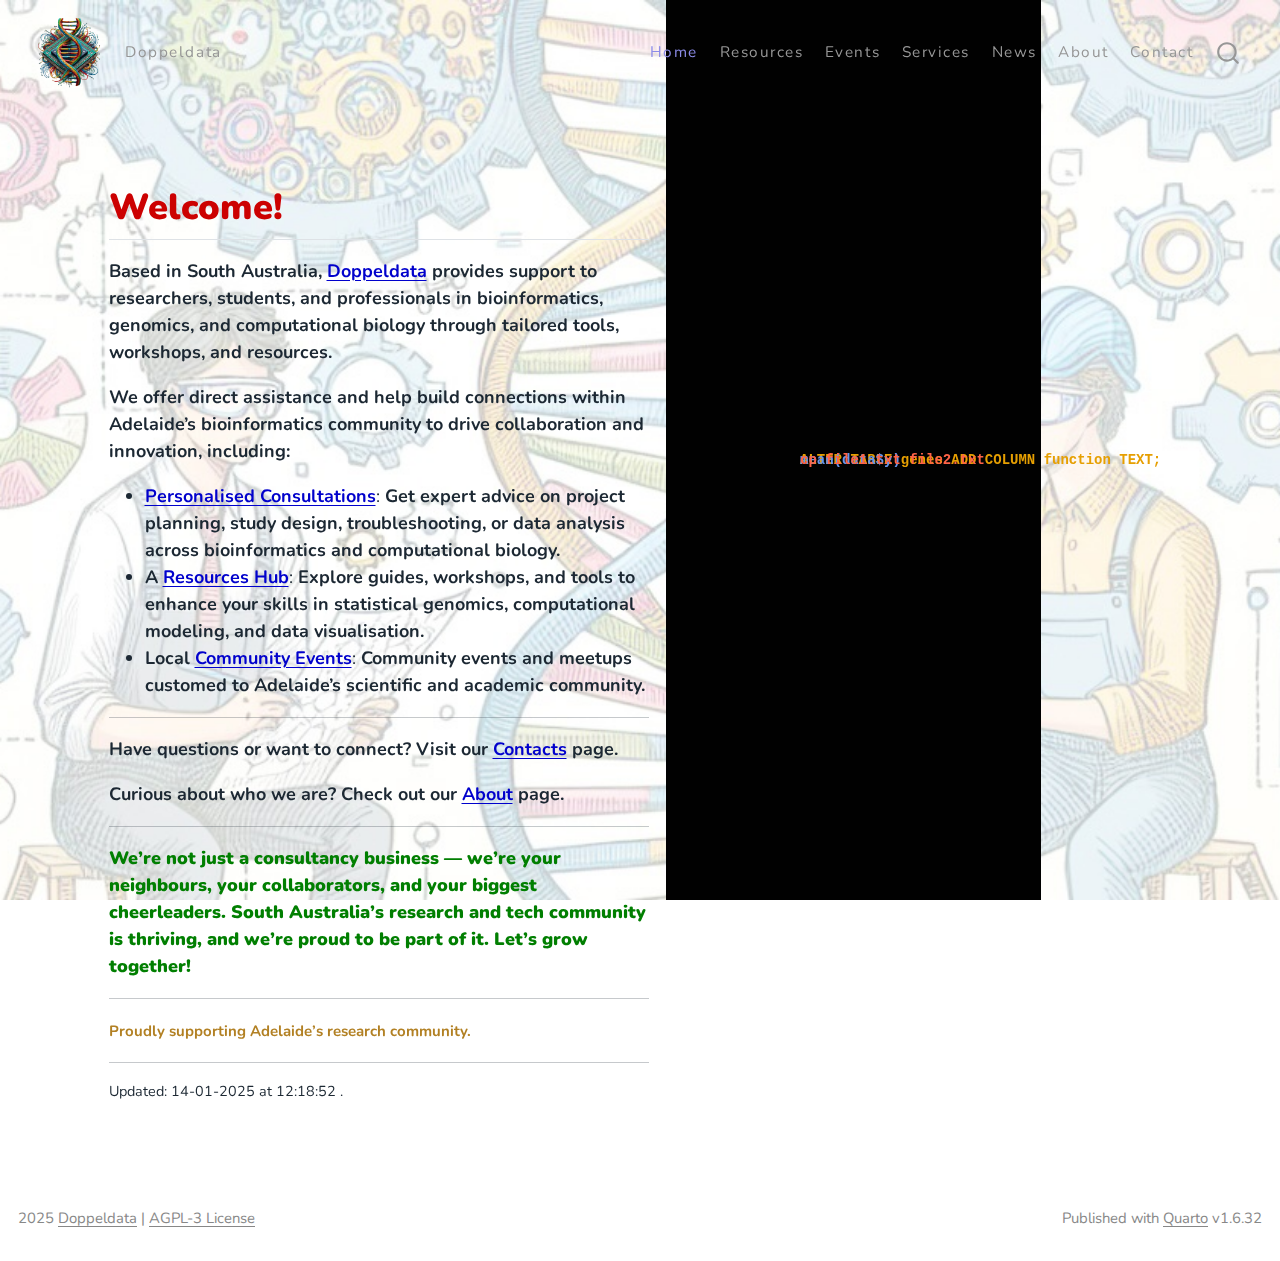
<file: docs/index.html>
<!DOCTYPE html>
<html xmlns="http://www.w3.org/1999/xhtml" lang="en" xml:lang="en"><head>

<meta charset="utf-8">
<meta name="generator" content="quarto-1.6.32">

<meta name="viewport" content="width=device-width, initial-scale=1.0, user-scalable=yes">


<title>Doppeldata</title>
<style>
code{white-space: pre-wrap;}
span.smallcaps{font-variant: small-caps;}
div.columns{display: flex; gap: min(4vw, 1.5em);}
div.column{flex: auto; overflow-x: auto;}
div.hanging-indent{margin-left: 1.5em; text-indent: -1.5em;}
ul.task-list{list-style: none;}
ul.task-list li input[type="checkbox"] {
  width: 0.8em;
  margin: 0 0.8em 0.2em -1em; /* quarto-specific, see https://github.com/quarto-dev/quarto-cli/issues/4556 */ 
  vertical-align: middle;
}
</style>


<script src="site_libs/quarto-nav/quarto-nav.js"></script>
<script src="site_libs/clipboard/clipboard.min.js"></script>
<script src="site_libs/quarto-search/autocomplete.umd.js"></script>
<script src="site_libs/quarto-search/fuse.min.js"></script>
<script src="site_libs/quarto-search/quarto-search.js"></script>
<meta name="quarto:offset" content="./">
<link href="./assets/images/image3-Photoroom.png" rel="icon" type="image/png">
<script src="site_libs/quarto-html/quarto.js"></script>
<script src="site_libs/quarto-html/popper.min.js"></script>
<script src="site_libs/quarto-html/tippy.umd.min.js"></script>
<link href="site_libs/quarto-html/tippy.css" rel="stylesheet">
<link href="site_libs/quarto-html/quarto-syntax-highlighting-1a2f9d04da23a7bade75d18bf8b2c3ce.css" rel="stylesheet" id="quarto-text-highlighting-styles">
<script src="site_libs/bootstrap/bootstrap.min.js"></script>
<link href="site_libs/bootstrap/bootstrap-icons.css" rel="stylesheet">
<link href="site_libs/bootstrap/bootstrap-6e9cb641546f768768113a9f98577011.min.css" rel="stylesheet" append-hash="true" id="quarto-bootstrap" data-mode="light">
<script id="quarto-search-options" type="application/json">{
  "location": "navbar",
  "copy-button": false,
  "collapse-after": 3,
  "panel-placement": "end",
  "type": "overlay",
  "limit": 50,
  "keyboard-shortcut": [
    "f",
    "/",
    "s"
  ],
  "show-item-context": false,
  "language": {
    "search-no-results-text": "No results",
    "search-matching-documents-text": "matching documents",
    "search-copy-link-title": "Copy link to search",
    "search-hide-matches-text": "Hide additional matches",
    "search-more-match-text": "more match in this document",
    "search-more-matches-text": "more matches in this document",
    "search-clear-button-title": "Clear",
    "search-text-placeholder": "",
    "search-detached-cancel-button-title": "Cancel",
    "search-submit-button-title": "Submit",
    "search-label": "Search"
  }
}</script>
<script async="" src="https://www.googletagmanager.com/gtag/js?id=G-609K9474MX"></script>

<script type="text/javascript">

window.dataLayer = window.dataLayer || [];
function gtag(){dataLayer.push(arguments);}
gtag('js', new Date());
gtag('config', 'G-609K9474MX', { 'anonymize_ip': true});
</script>
<style>html{ scroll-behavior: smooth; }</style>
<link rel="preconnect" href="https://fonts.googleapis.com">
<link rel="preconnect" href="https://fonts.gstatic.com" crossorigin="">
<link href="https://fonts.googleapis.com/css2?family=Fira+Mono&amp;family=Nunito:ital,wght@0,400;0,500;0,600;1,400;1,500;1,600&amp;display=swap" rel="stylesheet">

<!-- Google tag (gtag.js) -->
<script async="" src="https://www.googletagmanager.com/gtag/js?id=G-609K9474MX"></script>
<script>
  window.dataLayer = window.dataLayer || [];
  function gtag(){dataLayer.push(arguments);}
  gtag('js', new Date());

  gtag('config', 'G-609K9474MX');
</script>


<link rel="stylesheet" href="assets/css/home.css">
</head>

<body class="nav-fixed">

<div id="quarto-search-results"></div>
  <header id="quarto-header" class="headroom fixed-top">
    <nav class="navbar navbar-expand-lg " data-bs-theme="dark">
      <div class="navbar-container container-fluid">
      <div class="navbar-brand-container mx-auto">
    <a href="./index.html" class="navbar-brand navbar-brand-logo">
    <img src="./assets/images/darwinlabs_transparant-Photoroom.png" alt="logo" class="navbar-logo">
    </a>
  </div>
            <div id="quarto-search" class="" title="Search"></div>
          <button class="navbar-toggler" type="button" data-bs-toggle="collapse" data-bs-target="#navbarCollapse" aria-controls="navbarCollapse" role="menu" aria-expanded="false" aria-label="Toggle navigation" onclick="if (window.quartoToggleHeadroom) { window.quartoToggleHeadroom(); }">
  <span class="navbar-toggler-icon"></span>
</button>
          <div class="collapse navbar-collapse" id="navbarCollapse">
            <ul class="navbar-nav navbar-nav-scroll me-auto">
  <li class="nav-item">
    <span class="nav-link">
<span class="menu-text">Doppeldata</span>
    </span>
  </li>  
</ul>
            <ul class="navbar-nav navbar-nav-scroll ms-auto">
  <li class="nav-item">
    <a class="nav-link active" href="./index.html" aria-current="page"> 
<span class="menu-text">Home</span></a>
  </li>  
  <li class="nav-item">
    <a class="nav-link" href="./resources/resources.html"> 
<span class="menu-text">Resources</span></a>
  </li>  
  <li class="nav-item">
    <a class="nav-link" href="./events/events.html"> 
<span class="menu-text">Events</span></a>
  </li>  
  <li class="nav-item">
    <a class="nav-link" href="./services/services.html"> 
<span class="menu-text">Services</span></a>
  </li>  
  <li class="nav-item">
    <a class="nav-link" href="./news/news.html"> 
<span class="menu-text">News</span></a>
  </li>  
  <li class="nav-item">
    <a class="nav-link" href="./about/about.html"> 
<span class="menu-text">About</span></a>
  </li>  
  <li class="nav-item">
    <a class="nav-link" href="./contact/contact.html"> 
<span class="menu-text">Contact</span></a>
  </li>  
</ul>
          </div> <!-- /navcollapse -->
            <div class="quarto-navbar-tools">
</div>
      </div> <!-- /container-fluid -->
    </nav>
</header>
<!-- content -->
<div id="quarto-content" class="quarto-container page-columns page-rows-contents page-layout-full page-navbar">
<!-- sidebar -->
<!-- margin-sidebar -->
    
<!-- main -->
<main class="content column-page" id="quarto-document-content">





<div class="home-container">
<div class="home-grid-parent">
<section id="welcome" class="level2 home-grid-child-left">
<h2 data-anchor-id="welcome"><span style="color: #cc0000; font-weight: bold"> <span class="large"><strong>Welcome!</strong></span></span></h2>
<p><strong>Based in South Australia, </strong><a href="about/about.html"><strong>Doppeldata</strong></a> <strong>provides support to researchers, students, and professionals in bioinformatics, genomics, and computational biology through tailored tools, workshops, and resources.</strong></p>
<p><strong>We offer direct assistance and help build connections within Adelaide’s bioinformatics community to drive collaboration and innovation, including:</strong></p>
<ul>
<li><a href="services/services.html"><strong>Personalised Consultations</strong></a>: <strong>Get expert advice on project planning, study design, troubleshooting, or data analysis across bioinformatics and computational biology.</strong></li>
<li><strong>A</strong> <a href="resources/resources.html"><strong>Resources Hub</strong></a>: <strong>Explore guides, workshops, and tools to enhance your skills in statistical genomics, computational modeling, and data visualisation.</strong></li>
<li><strong>Local</strong> <a href="events/events.html"><strong>Community Events</strong></a>: <strong>Community events and meetups customed to Adelaide’s scientific and academic community.</strong></li>
</ul>
<hr>
<p><strong>Have questions or want to connect? Visit our </strong> <a href="contact/contact.html"><strong>Contacts</strong></a> <strong>page.</strong></p>
<p><strong>Curious about who we are? Check out our</strong> <a href="about/about.html"><strong>About</strong></a> <strong>page.</strong></p>
<hr>
<p><span style="color: #007f00; font-weight: bold;"> <strong>We’re not just a consultancy business — we’re your neighbours, your collaborators, and your biggest cheerleaders. South Australia’s research and tech community is thriving, and we’re proud to be part of it. Let’s grow together!</strong></span></p>
<hr>
<p><span style="color: #b28023; font-weight: bold; font-size: 15px; "> Proudly supporting Adelaide’s research community.</span></p>
<hr>
<div class="small">
<p>Updated: 14-01-2025 at 12:18:52 .</p>
</div>
</section>
<div class="home-grid-child-right">
<div class="code-strip-container">
  <div class="flying-code-container" id="codeStrip"></div>
</div>
<style>
  /* Black strip for the code */
  .code-strip-container {
    position: absolute;
    top: 0;
    left: 52%; /* 3/4 of the way from the left */
    width: 375px; /* Black strip width */
    height: 100vh; /* Full viewport height */
    overflow: hidden;
    background-color: black;
    z-index: 1;
  }

  /* Flying code container with 3D perspective */
  .flying-code-container {
    position: fixed;
    top: 0;
    left: 0;
    width: 100vw;
    height: 100vh;
    pointer-events: none; /* Allow interaction with underlying content */
    perspective: 1200px; /* Add 3D perspective */
  }

  /* Individual flying code lines */
  .code-snippet {
    position: absolute;
    font-family: 'Courier New', monospace;
    font-size: 14px;
    font-weight: bold;
    white-space: nowrap;
    animation: fly-outward 6s ease-out forwards;
    opacity: 1;
    transform-origin: center center; /* Origin for scaling */
  }

  /* Colors for different types of code */
  .code-snippet.r {
    color: #6495ED; /* Blue for R */
  }

  .code-snippet.python {
    color: #95b540; /* Green for Python */
  }

  .code-snippet.shell {
    color: tomato; /* Red for Shell */
  }

  .code-snippet.sql {
    color: #E69F00; /* Orange for SQL */
  }

  /* Animation for flying outward with 3D perspective */
  @keyframes fly-outward {
    0% {
      transform: translate3d(0, 0, -800px) scale(0.2); /* Start small and far */
      opacity: 1;
    }
    50% {
      opacity: 1; /* Fully visible in the middle */
    }
    100% {
      transform: translate3d(var(--end-x), var(--end-y), 0) scale(1.5); /* Fly outward */
      opacity: 0; /* Fade out at the edges */
    }
  }
</style>
<script>
  const codeStrip = document.getElementById('codeStrip');
  const codeSamples = [
    // R code examples (100 examples)
    { type: "r", code: "library(ggplot2)" },
    { type: "r", code: "data <- read.csv('data.csv')" },
    { type: "r", code: "summary(data)" },
    { type: "r", code: "install.packages('dplyr')" },
    { type: "r", code: "data <- data.frame(x=1:10, y=rnorm(10))" },
    { type: "r", code: "plot(data$x, data$y)" },
    { type: "r", code: "mean(data$y)" },
    { type: "r", code: "data <- filter(data, x > 5)" },
    { type: "r", code: "hist(data$y)" },
    { type: "r", code: "write.csv(data, 'output.csv')" },

    // Python code examples (100 examples)
    { type: "python", code: "import pandas as pd" },
    { type: "python", code: "df = pd.read_csv('data.csv')" },
    { type: "python", code: "import matplotlib.pyplot as plt" },
    { type: "python", code: "plt.scatter(x, y)" },
    { type: "python", code: "df['new_col'] = df['col1'] * 2" },
    { type: "python", code: "import numpy as np" },
    { type: "python", code: "arr = np.array([1, 2, 3])" },
    { type: "python", code: "from sklearn.linear_model import LinearRegression" },
    { type: "python", code: "model = LinearRegression().fit(X, y)" },
    { type: "python", code: "plt.plot(x, y)" },

    // Shell commands (100 examples)
    { type: "shell", code: "fastqc sample.fastq" },
    { type: "shell", code: "bowtie2 -x genome -U reads.fastq -S output.sam" },
    { type: "shell", code: "samtools view -bS output.sam > output.bam" },
    { type: "shell", code: "samtools sort output.bam -o sorted.bam" },
    { type: "shell", code: "bcftools call -mv -Oz -o variants.vcf.gz" },
    { type: "shell", code: "gzip -d file.gz" },
    { type: "shell", code: "tar -xvf archive.tar" },
    { type: "shell", code: "ls -lah" },
    { type: "shell", code: "cp file1.txt file2.txt" },
    { type: "shell", code: "grep 'pattern' file.txt" },

    // SQL code examples (100 examples)
    { type: "sql", code: "SELECT * FROM genes WHERE expression > 10;" },
    { type: "sql", code: "CREATE TABLE variants (id INT, variant TEXT);" },
    { type: "sql", code: "INSERT INTO variants VALUES (1, 'rs123');" },
    { type: "sql", code: "UPDATE samples SET quality=99 WHERE id=5;" },
    { type: "sql", code: "DELETE FROM genes WHERE expression < 5;" },
    { type: "sql", code: "SELECT COUNT(*) FROM samples;" },
    { type: "sql", code: "ALTER TABLE genes ADD COLUMN function TEXT;" },
    { type: "sql", code: "DROP TABLE old_table;" },
    { type: "sql", code: "CREATE INDEX idx_gene_expression ON genes(expression);" },
    { type: "sql", code: "SELECT DISTINCT variant FROM variants;" },
  ];

  function createCodeSnippet() {
    const randomCode = codeSamples[Math.floor(Math.random() * codeSamples.length)];
    const snippet = document.createElement('div');
    snippet.classList.add('code-snippet', randomCode.type);
    snippet.textContent = randomCode.code;

    // Center of the black strip
    const stripX = window.innerWidth * 0.625; // Center of black strip
    const stripY = window.innerHeight / 2; // Center of viewport vertically

    // Randomize outward direction
    const angle = Math.random() * 2 * Math.PI; // Random angle in radians
    const distance = Math.random() * Math.max(window.innerWidth, window.innerHeight); // Random distance
    const endX = Math.cos(angle) * distance;
    const endY = Math.sin(angle) * distance;

    // Set initial position and animation properties
    snippet.style.left = `${stripX}px`;
    snippet.style.top = `${stripY}px`;
    snippet.style.setProperty('--end-x', `${endX}px`);
    snippet.style.setProperty('--end-y', `${endY}px`);
    snippet.style.animationDuration = `${Math.random() * 15 + 17}s`; // Random duration between 4-6 seconds

    codeStrip.appendChild(snippet);

    // Remove snippet after animation ends
    setTimeout(() => {
      snippet.remove();
    }, 24000); // Match animation duration
  }

  // Continuously generate code snippets
  setInterval(createCodeSnippet, 200); // Generate a new snippet every 300ms
</script>
</div>
</div>
</div>



</main> <!-- /main -->
<script id="quarto-html-after-body" type="application/javascript">
window.document.addEventListener("DOMContentLoaded", function (event) {
  const toggleBodyColorMode = (bsSheetEl) => {
    const mode = bsSheetEl.getAttribute("data-mode");
    const bodyEl = window.document.querySelector("body");
    if (mode === "dark") {
      bodyEl.classList.add("quarto-dark");
      bodyEl.classList.remove("quarto-light");
    } else {
      bodyEl.classList.add("quarto-light");
      bodyEl.classList.remove("quarto-dark");
    }
  }
  const toggleBodyColorPrimary = () => {
    const bsSheetEl = window.document.querySelector("link#quarto-bootstrap");
    if (bsSheetEl) {
      toggleBodyColorMode(bsSheetEl);
    }
  }
  toggleBodyColorPrimary();  
  const isCodeAnnotation = (el) => {
    for (const clz of el.classList) {
      if (clz.startsWith('code-annotation-')) {                     
        return true;
      }
    }
    return false;
  }
  const onCopySuccess = function(e) {
    // button target
    const button = e.trigger;
    // don't keep focus
    button.blur();
    // flash "checked"
    button.classList.add('code-copy-button-checked');
    var currentTitle = button.getAttribute("title");
    button.setAttribute("title", "Copied!");
    let tooltip;
    if (window.bootstrap) {
      button.setAttribute("data-bs-toggle", "tooltip");
      button.setAttribute("data-bs-placement", "left");
      button.setAttribute("data-bs-title", "Copied!");
      tooltip = new bootstrap.Tooltip(button, 
        { trigger: "manual", 
          customClass: "code-copy-button-tooltip",
          offset: [0, -8]});
      tooltip.show();    
    }
    setTimeout(function() {
      if (tooltip) {
        tooltip.hide();
        button.removeAttribute("data-bs-title");
        button.removeAttribute("data-bs-toggle");
        button.removeAttribute("data-bs-placement");
      }
      button.setAttribute("title", currentTitle);
      button.classList.remove('code-copy-button-checked');
    }, 1000);
    // clear code selection
    e.clearSelection();
  }
  const getTextToCopy = function(trigger) {
      const codeEl = trigger.previousElementSibling.cloneNode(true);
      for (const childEl of codeEl.children) {
        if (isCodeAnnotation(childEl)) {
          childEl.remove();
        }
      }
      return codeEl.innerText;
  }
  const clipboard = new window.ClipboardJS('.code-copy-button:not([data-in-quarto-modal])', {
    text: getTextToCopy
  });
  clipboard.on('success', onCopySuccess);
  if (window.document.getElementById('quarto-embedded-source-code-modal')) {
    // For code content inside modals, clipBoardJS needs to be initialized with a container option
    // TODO: Check when it could be a function (https://github.com/zenorocha/clipboard.js/issues/860)
    const clipboardModal = new window.ClipboardJS('.code-copy-button[data-in-quarto-modal]', {
      text: getTextToCopy,
      container: window.document.getElementById('quarto-embedded-source-code-modal')
    });
    clipboardModal.on('success', onCopySuccess);
  }
    var localhostRegex = new RegExp(/^(?:http|https):\/\/localhost\:?[0-9]*\//);
    var mailtoRegex = new RegExp(/^mailto:/);
      var filterRegex = new RegExp("https:\/\/www\.doppeldata\.au\/");
    var isInternal = (href) => {
        return filterRegex.test(href) || localhostRegex.test(href) || mailtoRegex.test(href);
    }
    // Inspect non-navigation links and adorn them if external
 	var links = window.document.querySelectorAll('a[href]:not(.nav-link):not(.navbar-brand):not(.toc-action):not(.sidebar-link):not(.sidebar-item-toggle):not(.pagination-link):not(.no-external):not([aria-hidden]):not(.dropdown-item):not(.quarto-navigation-tool):not(.about-link)');
    for (var i=0; i<links.length; i++) {
      const link = links[i];
      if (!isInternal(link.href)) {
        // undo the damage that might have been done by quarto-nav.js in the case of
        // links that we want to consider external
        if (link.dataset.originalHref !== undefined) {
          link.href = link.dataset.originalHref;
        }
      }
    }
  function tippyHover(el, contentFn, onTriggerFn, onUntriggerFn) {
    const config = {
      allowHTML: true,
      maxWidth: 500,
      delay: 100,
      arrow: false,
      appendTo: function(el) {
          return el.parentElement;
      },
      interactive: true,
      interactiveBorder: 10,
      theme: 'quarto',
      placement: 'bottom-start',
    };
    if (contentFn) {
      config.content = contentFn;
    }
    if (onTriggerFn) {
      config.onTrigger = onTriggerFn;
    }
    if (onUntriggerFn) {
      config.onUntrigger = onUntriggerFn;
    }
    window.tippy(el, config); 
  }
  const noterefs = window.document.querySelectorAll('a[role="doc-noteref"]');
  for (var i=0; i<noterefs.length; i++) {
    const ref = noterefs[i];
    tippyHover(ref, function() {
      // use id or data attribute instead here
      let href = ref.getAttribute('data-footnote-href') || ref.getAttribute('href');
      try { href = new URL(href).hash; } catch {}
      const id = href.replace(/^#\/?/, "");
      const note = window.document.getElementById(id);
      if (note) {
        return note.innerHTML;
      } else {
        return "";
      }
    });
  }
  const xrefs = window.document.querySelectorAll('a.quarto-xref');
  const processXRef = (id, note) => {
    // Strip column container classes
    const stripColumnClz = (el) => {
      el.classList.remove("page-full", "page-columns");
      if (el.children) {
        for (const child of el.children) {
          stripColumnClz(child);
        }
      }
    }
    stripColumnClz(note)
    if (id === null || id.startsWith('sec-')) {
      // Special case sections, only their first couple elements
      const container = document.createElement("div");
      if (note.children && note.children.length > 2) {
        container.appendChild(note.children[0].cloneNode(true));
        for (let i = 1; i < note.children.length; i++) {
          const child = note.children[i];
          if (child.tagName === "P" && child.innerText === "") {
            continue;
          } else {
            container.appendChild(child.cloneNode(true));
            break;
          }
        }
        if (window.Quarto?.typesetMath) {
          window.Quarto.typesetMath(container);
        }
        return container.innerHTML
      } else {
        if (window.Quarto?.typesetMath) {
          window.Quarto.typesetMath(note);
        }
        return note.innerHTML;
      }
    } else {
      // Remove any anchor links if they are present
      const anchorLink = note.querySelector('a.anchorjs-link');
      if (anchorLink) {
        anchorLink.remove();
      }
      if (window.Quarto?.typesetMath) {
        window.Quarto.typesetMath(note);
      }
      // TODO in 1.5, we should make sure this works without a callout special case
      if (note.classList.contains("callout")) {
        return note.outerHTML;
      } else {
        return note.innerHTML;
      }
    }
  }
  for (var i=0; i<xrefs.length; i++) {
    const xref = xrefs[i];
    tippyHover(xref, undefined, function(instance) {
      instance.disable();
      let url = xref.getAttribute('href');
      let hash = undefined; 
      if (url.startsWith('#')) {
        hash = url;
      } else {
        try { hash = new URL(url).hash; } catch {}
      }
      if (hash) {
        const id = hash.replace(/^#\/?/, "");
        const note = window.document.getElementById(id);
        if (note !== null) {
          try {
            const html = processXRef(id, note.cloneNode(true));
            instance.setContent(html);
          } finally {
            instance.enable();
            instance.show();
          }
        } else {
          // See if we can fetch this
          fetch(url.split('#')[0])
          .then(res => res.text())
          .then(html => {
            const parser = new DOMParser();
            const htmlDoc = parser.parseFromString(html, "text/html");
            const note = htmlDoc.getElementById(id);
            if (note !== null) {
              const html = processXRef(id, note);
              instance.setContent(html);
            } 
          }).finally(() => {
            instance.enable();
            instance.show();
          });
        }
      } else {
        // See if we can fetch a full url (with no hash to target)
        // This is a special case and we should probably do some content thinning / targeting
        fetch(url)
        .then(res => res.text())
        .then(html => {
          const parser = new DOMParser();
          const htmlDoc = parser.parseFromString(html, "text/html");
          const note = htmlDoc.querySelector('main.content');
          if (note !== null) {
            // This should only happen for chapter cross references
            // (since there is no id in the URL)
            // remove the first header
            if (note.children.length > 0 && note.children[0].tagName === "HEADER") {
              note.children[0].remove();
            }
            const html = processXRef(null, note);
            instance.setContent(html);
          } 
        }).finally(() => {
          instance.enable();
          instance.show();
        });
      }
    }, function(instance) {
    });
  }
      let selectedAnnoteEl;
      const selectorForAnnotation = ( cell, annotation) => {
        let cellAttr = 'data-code-cell="' + cell + '"';
        let lineAttr = 'data-code-annotation="' +  annotation + '"';
        const selector = 'span[' + cellAttr + '][' + lineAttr + ']';
        return selector;
      }
      const selectCodeLines = (annoteEl) => {
        const doc = window.document;
        const targetCell = annoteEl.getAttribute("data-target-cell");
        const targetAnnotation = annoteEl.getAttribute("data-target-annotation");
        const annoteSpan = window.document.querySelector(selectorForAnnotation(targetCell, targetAnnotation));
        const lines = annoteSpan.getAttribute("data-code-lines").split(",");
        const lineIds = lines.map((line) => {
          return targetCell + "-" + line;
        })
        let top = null;
        let height = null;
        let parent = null;
        if (lineIds.length > 0) {
            //compute the position of the single el (top and bottom and make a div)
            const el = window.document.getElementById(lineIds[0]);
            top = el.offsetTop;
            height = el.offsetHeight;
            parent = el.parentElement.parentElement;
          if (lineIds.length > 1) {
            const lastEl = window.document.getElementById(lineIds[lineIds.length - 1]);
            const bottom = lastEl.offsetTop + lastEl.offsetHeight;
            height = bottom - top;
          }
          if (top !== null && height !== null && parent !== null) {
            // cook up a div (if necessary) and position it 
            let div = window.document.getElementById("code-annotation-line-highlight");
            if (div === null) {
              div = window.document.createElement("div");
              div.setAttribute("id", "code-annotation-line-highlight");
              div.style.position = 'absolute';
              parent.appendChild(div);
            }
            div.style.top = top - 2 + "px";
            div.style.height = height + 4 + "px";
            div.style.left = 0;
            let gutterDiv = window.document.getElementById("code-annotation-line-highlight-gutter");
            if (gutterDiv === null) {
              gutterDiv = window.document.createElement("div");
              gutterDiv.setAttribute("id", "code-annotation-line-highlight-gutter");
              gutterDiv.style.position = 'absolute';
              const codeCell = window.document.getElementById(targetCell);
              const gutter = codeCell.querySelector('.code-annotation-gutter');
              gutter.appendChild(gutterDiv);
            }
            gutterDiv.style.top = top - 2 + "px";
            gutterDiv.style.height = height + 4 + "px";
          }
          selectedAnnoteEl = annoteEl;
        }
      };
      const unselectCodeLines = () => {
        const elementsIds = ["code-annotation-line-highlight", "code-annotation-line-highlight-gutter"];
        elementsIds.forEach((elId) => {
          const div = window.document.getElementById(elId);
          if (div) {
            div.remove();
          }
        });
        selectedAnnoteEl = undefined;
      };
        // Handle positioning of the toggle
    window.addEventListener(
      "resize",
      throttle(() => {
        elRect = undefined;
        if (selectedAnnoteEl) {
          selectCodeLines(selectedAnnoteEl);
        }
      }, 10)
    );
    function throttle(fn, ms) {
    let throttle = false;
    let timer;
      return (...args) => {
        if(!throttle) { // first call gets through
            fn.apply(this, args);
            throttle = true;
        } else { // all the others get throttled
            if(timer) clearTimeout(timer); // cancel #2
            timer = setTimeout(() => {
              fn.apply(this, args);
              timer = throttle = false;
            }, ms);
        }
      };
    }
      // Attach click handler to the DT
      const annoteDls = window.document.querySelectorAll('dt[data-target-cell]');
      for (const annoteDlNode of annoteDls) {
        annoteDlNode.addEventListener('click', (event) => {
          const clickedEl = event.target;
          if (clickedEl !== selectedAnnoteEl) {
            unselectCodeLines();
            const activeEl = window.document.querySelector('dt[data-target-cell].code-annotation-active');
            if (activeEl) {
              activeEl.classList.remove('code-annotation-active');
            }
            selectCodeLines(clickedEl);
            clickedEl.classList.add('code-annotation-active');
          } else {
            // Unselect the line
            unselectCodeLines();
            clickedEl.classList.remove('code-annotation-active');
          }
        });
      }
  const findCites = (el) => {
    const parentEl = el.parentElement;
    if (parentEl) {
      const cites = parentEl.dataset.cites;
      if (cites) {
        return {
          el,
          cites: cites.split(' ')
        };
      } else {
        return findCites(el.parentElement)
      }
    } else {
      return undefined;
    }
  };
  var bibliorefs = window.document.querySelectorAll('a[role="doc-biblioref"]');
  for (var i=0; i<bibliorefs.length; i++) {
    const ref = bibliorefs[i];
    const citeInfo = findCites(ref);
    if (citeInfo) {
      tippyHover(citeInfo.el, function() {
        var popup = window.document.createElement('div');
        citeInfo.cites.forEach(function(cite) {
          var citeDiv = window.document.createElement('div');
          citeDiv.classList.add('hanging-indent');
          citeDiv.classList.add('csl-entry');
          var biblioDiv = window.document.getElementById('ref-' + cite);
          if (biblioDiv) {
            citeDiv.innerHTML = biblioDiv.innerHTML;
          }
          popup.appendChild(citeDiv);
        });
        return popup.innerHTML;
      });
    }
  }
});
</script>
</div> <!-- /content -->
<footer class="footer">
  <div class="nav-footer">
    <div class="nav-footer-left">
<p>2025 <a href="https://doppeldata.au">Doppeldata</a> | <a href="https://choosealicense.com/licenses/agpl-3.0/">AGPL-3 License</a></p>
</div>   
    <div class="nav-footer-center">
      &nbsp;
    </div>
    <div class="nav-footer-right">
<p>Published with <a href="https://quarto.org/">Quarto</a> v1.6.32
</p>
</div>
  </div>
</footer>




<script src="site_libs/quarto-html/zenscroll-min.js"></script>
</body></html>
</file>
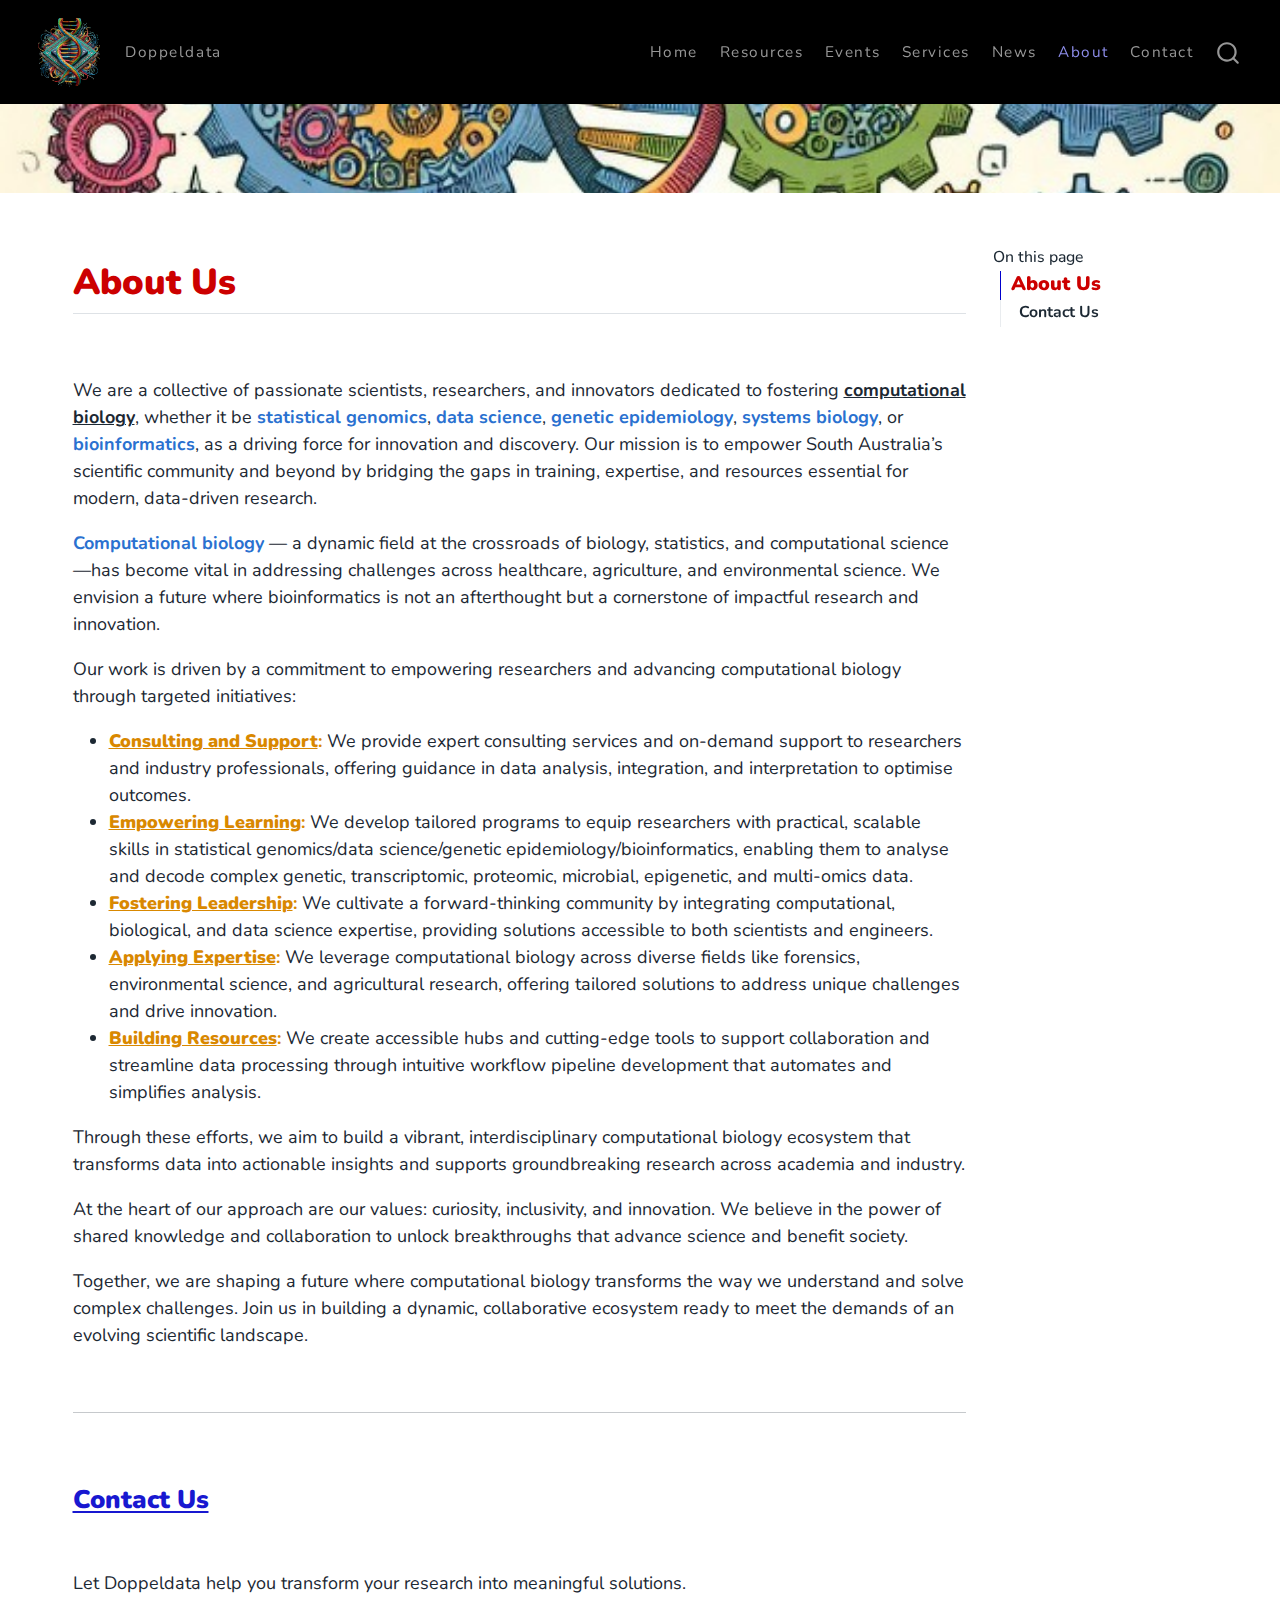
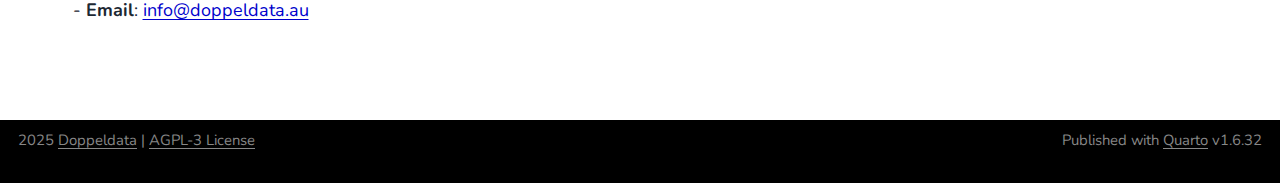
<file: docs/about/about.html>
<!DOCTYPE html>
<html xmlns="http://www.w3.org/1999/xhtml" lang="en" xml:lang="en"><head>

<meta charset="utf-8">
<meta name="generator" content="quarto-1.6.32">

<meta name="viewport" content="width=device-width, initial-scale=1.0, user-scalable=yes">


<title>About Us</title>
<style>
code{white-space: pre-wrap;}
span.smallcaps{font-variant: small-caps;}
div.columns{display: flex; gap: min(4vw, 1.5em);}
div.column{flex: auto; overflow-x: auto;}
div.hanging-indent{margin-left: 1.5em; text-indent: -1.5em;}
ul.task-list{list-style: none;}
ul.task-list li input[type="checkbox"] {
  width: 0.8em;
  margin: 0 0.8em 0.2em -1em; /* quarto-specific, see https://github.com/quarto-dev/quarto-cli/issues/4556 */ 
  vertical-align: middle;
}
</style>


<script src="../site_libs/quarto-nav/quarto-nav.js"></script>
<script src="../site_libs/clipboard/clipboard.min.js"></script>
<script src="../site_libs/quarto-search/autocomplete.umd.js"></script>
<script src="../site_libs/quarto-search/fuse.min.js"></script>
<script src="../site_libs/quarto-search/quarto-search.js"></script>
<meta name="quarto:offset" content="../">
<link href="../assets/images/image3-Photoroom.png" rel="icon" type="image/png">
<script src="../site_libs/quarto-html/quarto.js"></script>
<script src="../site_libs/quarto-html/popper.min.js"></script>
<script src="../site_libs/quarto-html/tippy.umd.min.js"></script>
<script src="../site_libs/quarto-html/anchor.min.js"></script>
<link href="../site_libs/quarto-html/tippy.css" rel="stylesheet">
<link href="../site_libs/quarto-html/quarto-syntax-highlighting-1a2f9d04da23a7bade75d18bf8b2c3ce.css" rel="stylesheet" id="quarto-text-highlighting-styles">
<script src="../site_libs/bootstrap/bootstrap.min.js"></script>
<link href="../site_libs/bootstrap/bootstrap-icons.css" rel="stylesheet">
<link href="../site_libs/bootstrap/bootstrap-6e9cb641546f768768113a9f98577011.min.css" rel="stylesheet" append-hash="true" id="quarto-bootstrap" data-mode="light">
<script id="quarto-search-options" type="application/json">{
  "location": "navbar",
  "copy-button": false,
  "collapse-after": 3,
  "panel-placement": "end",
  "type": "overlay",
  "limit": 50,
  "keyboard-shortcut": [
    "f",
    "/",
    "s"
  ],
  "show-item-context": false,
  "language": {
    "search-no-results-text": "No results",
    "search-matching-documents-text": "matching documents",
    "search-copy-link-title": "Copy link to search",
    "search-hide-matches-text": "Hide additional matches",
    "search-more-match-text": "more match in this document",
    "search-more-matches-text": "more matches in this document",
    "search-clear-button-title": "Clear",
    "search-text-placeholder": "",
    "search-detached-cancel-button-title": "Cancel",
    "search-submit-button-title": "Submit",
    "search-label": "Search"
  }
}</script>
<script async="" src="https://www.googletagmanager.com/gtag/js?id=G-G5JY4KFF9H"></script>

<script type="text/javascript">

window.dataLayer = window.dataLayer || [];
function gtag(){dataLayer.push(arguments);}
gtag('js', new Date());
gtag('config', 'G-G5JY4KFF9H', { 'anonymize_ip': true});
</script>
<style>html{ scroll-behavior: smooth; }</style>
<style>

      .quarto-title-block .quarto-title-banner {
        background-image: url(../assets/images/h6qh5880_breaking_into_bioinformatics_1024x592_vo_banner.jpg);
background-size: cover;
      }
</style>
<link rel="preconnect" href="https://fonts.googleapis.com">
<link rel="preconnect" href="https://fonts.gstatic.com" crossorigin="">
<link href="https://fonts.googleapis.com/css2?family=Fira+Mono&amp;family=Nunito:ital,wght@0,400;0,500;0,600;1,400;1,500;1,600&amp;display=swap" rel="stylesheet">

<!-- Google tag (gtag.js) -->
<script async="" src="https://www.googletagmanager.com/gtag/js?id=G-G5JY4KFF9H"></script>
<script>
  window.dataLayer = window.dataLayer || [];
  function gtag(){dataLayer.push(arguments);}
  gtag('js', new Date());

  gtag('config', 'G-G5JY4KFF9H');
</script>


</head>

<body class="nav-fixed">

<div id="quarto-search-results"></div>
  <header id="quarto-header" class="headroom fixed-top quarto-banner">
    <nav class="navbar navbar-expand-lg " data-bs-theme="dark">
      <div class="navbar-container container-fluid">
      <div class="navbar-brand-container mx-auto">
    <a href="../index.html" class="navbar-brand navbar-brand-logo">
    <img src="../assets/images/darwinlabs_transparant-Photoroom.png" alt="logo" class="navbar-logo">
    </a>
  </div>
            <div id="quarto-search" class="" title="Search"></div>
          <button class="navbar-toggler" type="button" data-bs-toggle="collapse" data-bs-target="#navbarCollapse" aria-controls="navbarCollapse" role="menu" aria-expanded="false" aria-label="Toggle navigation" onclick="if (window.quartoToggleHeadroom) { window.quartoToggleHeadroom(); }">
  <span class="navbar-toggler-icon"></span>
</button>
          <div class="collapse navbar-collapse" id="navbarCollapse">
            <ul class="navbar-nav navbar-nav-scroll me-auto">
  <li class="nav-item">
    <span class="nav-link">
<span class="menu-text">Doppeldata</span>
    </span>
  </li>  
</ul>
            <ul class="navbar-nav navbar-nav-scroll ms-auto">
  <li class="nav-item">
    <a class="nav-link" href="../index.html"> 
<span class="menu-text">Home</span></a>
  </li>  
  <li class="nav-item">
    <a class="nav-link" href="../resources/resources.html"> 
<span class="menu-text">Resources</span></a>
  </li>  
  <li class="nav-item">
    <a class="nav-link" href="../events/events.html"> 
<span class="menu-text">Events</span></a>
  </li>  
  <li class="nav-item">
    <a class="nav-link" href="../services/services.html"> 
<span class="menu-text">Services</span></a>
  </li>  
  <li class="nav-item">
    <a class="nav-link" href="../news/news.html"> 
<span class="menu-text">News</span></a>
  </li>  
  <li class="nav-item">
    <a class="nav-link active" href="../about/about.html" aria-current="page"> 
<span class="menu-text">About</span></a>
  </li>  
  <li class="nav-item">
    <a class="nav-link" href="../contact/contact.html"> 
<span class="menu-text">Contact</span></a>
  </li>  
</ul>
          </div> <!-- /navcollapse -->
            <div class="quarto-navbar-tools">
</div>
      </div> <!-- /container-fluid -->
    </nav>
</header>
<!-- content -->
<header id="title-block-header" class="quarto-title-block default page-columns page-full">
  <div class="quarto-title-banner page-columns page-full">
    <div class="quarto-title column-page-left">
      <h1 class="title">About Us</h1>
                      </div>
  </div>
    
  
  <div class="quarto-title-meta column-page-left">

      
    
      
    </div>
    
  
  </header><div id="quarto-content" class="quarto-container page-columns page-rows-contents page-layout-full page-navbar">
<!-- sidebar -->
<!-- margin-sidebar -->
    <div id="quarto-margin-sidebar" class="sidebar margin-sidebar">
        <nav id="TOC" role="doc-toc" class="toc-active">
    <h2 id="toc-title">On this page</h2>
   
  <ul>
  <li><a href="#about-us" id="toc-about-us" class="nav-link active" data-scroll-target="#about-us"><span style="color: #cc0000; font-weight: bold"> <span class="large"><strong>About Us</strong></span></span></a>
  <ul>
  <li><a href="#contact-us" id="toc-contact-us" class="nav-link" data-scroll-target="#contact-us"><strong>Contact Us</strong></a></li>
  </ul></li>
  </ul>
</nav>
    </div>
<!-- main -->
<main class="content quarto-banner-title-block column-page-left" id="quarto-document-content">






<style>
  /* Force hiding of the title */
  .pagelayout-title,
  .pagelayout-title h1,
  h1.pagetitle, /* Specific targeting for standalone titles */
  h1 {
    display: none !important;
    visibility: hidden !important;
    color: transparent !important;
  }
</style>
<section id="about-us" class="level2">
<h2 class="anchored" data-anchor-id="about-us"><span style="color: #cc0000; font-weight: bold"> <span class="large"><strong>About Us</strong></span></span></h2>
<p><br></p>
<p>We are a collective of passionate scientists, researchers, and innovators dedicated to fostering <u><strong>computational biology</strong></u>, whether it be <span style="color: #2a71d0; font-weight: bold">statistical genomics</span>, <span style="color: #2a71d0; font-weight: bold">data science</span>, <span style="color: #2a71d0; font-weight: bold">genetic epidemiology</span>, <span style="color: #2a71d0; font-weight: bold">systems biology</span>, or <span style="color: #2a71d0; font-weight: bold">bioinformatics</span>, as a driving force for innovation and discovery. Our mission is to empower South Australia’s scientific community and beyond by bridging the gaps in training, expertise, and resources essential for modern, data-driven research.</p>
<p><span style="color: #2a71d0; font-weight: bold">Computational biology</span> — a dynamic field at the crossroads of biology, statistics, and computational science—has become vital in addressing challenges across healthcare, agriculture, and environmental science. We envision a future where bioinformatics is not an afterthought but a cornerstone of impactful research and innovation.</p>
<p>Our work is driven by a commitment to empowering researchers and advancing computational biology through targeted initiatives:</p>
<ul>
<li><span style="color: #d98800; font-weight: bold"> <u><strong>Consulting and Support</strong></u>: </span> We provide expert consulting services and on-demand support to researchers and industry professionals, offering guidance in data analysis, integration, and interpretation to optimise outcomes.</li>
<li><span style="color: #d98800; font-weight: bold"> <u><strong>Empowering Learning</strong></u>:</span> We develop tailored programs to equip researchers with practical, scalable skills in statistical genomics/data science/genetic epidemiology/bioinformatics, enabling them to analyse and decode complex genetic, transcriptomic, proteomic, microbial, epigenetic, and multi-omics data.<br>
</li>
<li><span style="color: #d98800; font-weight: bold"> <u><strong>Fostering Leadership</strong></u>:</span> We cultivate a forward-thinking community by integrating computational, biological, and data science expertise, providing solutions accessible to both scientists and engineers.<br>
</li>
<li><span style="color: #d98800; font-weight: bold"> <u><strong>Applying Expertise</strong></u>:</span> We leverage computational biology across diverse fields like forensics, environmental science, and agricultural research, offering tailored solutions to address unique challenges and drive innovation.<br>
</li>
<li><span style="color: #d98800; font-weight: bold"> <u><strong>Building Resources</strong></u>:</span> We create accessible hubs and cutting-edge tools to support collaboration and streamline data processing through intuitive workflow pipeline development that automates and simplifies analysis.</li>
</ul>
<p>Through these efforts, we aim to build a vibrant, interdisciplinary computational biology ecosystem that transforms data into actionable insights and supports groundbreaking research across academia and industry.</p>
<p>At the heart of our approach are our values: curiosity, inclusivity, and innovation. We believe in the power of shared knowledge and collaboration to unlock breakthroughs that advance science and benefit society.</p>
<p>Together, we are shaping a future where computational biology transforms the way we understand and solve complex challenges. Join us in building a dynamic, collaborative ecosystem ready to meet the demands of an evolving scientific landscape.</p>
<p><br></p>
<hr>
<p><br></p>
<section id="contact-us" class="level3">
<h3 class="anchored" data-anchor-id="contact-us"><a href="../contact/contact.html"><strong>Contact Us</strong></a></h3>
<p><br></p>
<p>Let Doppeldata help you transform your research into meaningful solutions.<br>
- <strong>Email</strong>: <a href="mailto:info@doppeldata.au">info@doppeldata.au</a></p>


</section>
</section>

</main> <!-- /main -->
<script id="quarto-html-after-body" type="application/javascript">
window.document.addEventListener("DOMContentLoaded", function (event) {
  const toggleBodyColorMode = (bsSheetEl) => {
    const mode = bsSheetEl.getAttribute("data-mode");
    const bodyEl = window.document.querySelector("body");
    if (mode === "dark") {
      bodyEl.classList.add("quarto-dark");
      bodyEl.classList.remove("quarto-light");
    } else {
      bodyEl.classList.add("quarto-light");
      bodyEl.classList.remove("quarto-dark");
    }
  }
  const toggleBodyColorPrimary = () => {
    const bsSheetEl = window.document.querySelector("link#quarto-bootstrap");
    if (bsSheetEl) {
      toggleBodyColorMode(bsSheetEl);
    }
  }
  toggleBodyColorPrimary();  
  const icon = "";
  const anchorJS = new window.AnchorJS();
  anchorJS.options = {
    placement: 'right',
    icon: icon
  };
  anchorJS.add('.anchored');
  const isCodeAnnotation = (el) => {
    for (const clz of el.classList) {
      if (clz.startsWith('code-annotation-')) {                     
        return true;
      }
    }
    return false;
  }
  const onCopySuccess = function(e) {
    // button target
    const button = e.trigger;
    // don't keep focus
    button.blur();
    // flash "checked"
    button.classList.add('code-copy-button-checked');
    var currentTitle = button.getAttribute("title");
    button.setAttribute("title", "Copied!");
    let tooltip;
    if (window.bootstrap) {
      button.setAttribute("data-bs-toggle", "tooltip");
      button.setAttribute("data-bs-placement", "left");
      button.setAttribute("data-bs-title", "Copied!");
      tooltip = new bootstrap.Tooltip(button, 
        { trigger: "manual", 
          customClass: "code-copy-button-tooltip",
          offset: [0, -8]});
      tooltip.show();    
    }
    setTimeout(function() {
      if (tooltip) {
        tooltip.hide();
        button.removeAttribute("data-bs-title");
        button.removeAttribute("data-bs-toggle");
        button.removeAttribute("data-bs-placement");
      }
      button.setAttribute("title", currentTitle);
      button.classList.remove('code-copy-button-checked');
    }, 1000);
    // clear code selection
    e.clearSelection();
  }
  const getTextToCopy = function(trigger) {
      const codeEl = trigger.previousElementSibling.cloneNode(true);
      for (const childEl of codeEl.children) {
        if (isCodeAnnotation(childEl)) {
          childEl.remove();
        }
      }
      return codeEl.innerText;
  }
  const clipboard = new window.ClipboardJS('.code-copy-button:not([data-in-quarto-modal])', {
    text: getTextToCopy
  });
  clipboard.on('success', onCopySuccess);
  if (window.document.getElementById('quarto-embedded-source-code-modal')) {
    // For code content inside modals, clipBoardJS needs to be initialized with a container option
    // TODO: Check when it could be a function (https://github.com/zenorocha/clipboard.js/issues/860)
    const clipboardModal = new window.ClipboardJS('.code-copy-button[data-in-quarto-modal]', {
      text: getTextToCopy,
      container: window.document.getElementById('quarto-embedded-source-code-modal')
    });
    clipboardModal.on('success', onCopySuccess);
  }
    var localhostRegex = new RegExp(/^(?:http|https):\/\/localhost\:?[0-9]*\//);
    var mailtoRegex = new RegExp(/^mailto:/);
      var filterRegex = new RegExp("https:\/\/www\.doppeldata\.au\/");
    var isInternal = (href) => {
        return filterRegex.test(href) || localhostRegex.test(href) || mailtoRegex.test(href);
    }
    // Inspect non-navigation links and adorn them if external
 	var links = window.document.querySelectorAll('a[href]:not(.nav-link):not(.navbar-brand):not(.toc-action):not(.sidebar-link):not(.sidebar-item-toggle):not(.pagination-link):not(.no-external):not([aria-hidden]):not(.dropdown-item):not(.quarto-navigation-tool):not(.about-link)');
    for (var i=0; i<links.length; i++) {
      const link = links[i];
      if (!isInternal(link.href)) {
        // undo the damage that might have been done by quarto-nav.js in the case of
        // links that we want to consider external
        if (link.dataset.originalHref !== undefined) {
          link.href = link.dataset.originalHref;
        }
      }
    }
  function tippyHover(el, contentFn, onTriggerFn, onUntriggerFn) {
    const config = {
      allowHTML: true,
      maxWidth: 500,
      delay: 100,
      arrow: false,
      appendTo: function(el) {
          return el.parentElement;
      },
      interactive: true,
      interactiveBorder: 10,
      theme: 'quarto',
      placement: 'bottom-start',
    };
    if (contentFn) {
      config.content = contentFn;
    }
    if (onTriggerFn) {
      config.onTrigger = onTriggerFn;
    }
    if (onUntriggerFn) {
      config.onUntrigger = onUntriggerFn;
    }
    window.tippy(el, config); 
  }
  const noterefs = window.document.querySelectorAll('a[role="doc-noteref"]');
  for (var i=0; i<noterefs.length; i++) {
    const ref = noterefs[i];
    tippyHover(ref, function() {
      // use id or data attribute instead here
      let href = ref.getAttribute('data-footnote-href') || ref.getAttribute('href');
      try { href = new URL(href).hash; } catch {}
      const id = href.replace(/^#\/?/, "");
      const note = window.document.getElementById(id);
      if (note) {
        return note.innerHTML;
      } else {
        return "";
      }
    });
  }
  const xrefs = window.document.querySelectorAll('a.quarto-xref');
  const processXRef = (id, note) => {
    // Strip column container classes
    const stripColumnClz = (el) => {
      el.classList.remove("page-full", "page-columns");
      if (el.children) {
        for (const child of el.children) {
          stripColumnClz(child);
        }
      }
    }
    stripColumnClz(note)
    if (id === null || id.startsWith('sec-')) {
      // Special case sections, only their first couple elements
      const container = document.createElement("div");
      if (note.children && note.children.length > 2) {
        container.appendChild(note.children[0].cloneNode(true));
        for (let i = 1; i < note.children.length; i++) {
          const child = note.children[i];
          if (child.tagName === "P" && child.innerText === "") {
            continue;
          } else {
            container.appendChild(child.cloneNode(true));
            break;
          }
        }
        if (window.Quarto?.typesetMath) {
          window.Quarto.typesetMath(container);
        }
        return container.innerHTML
      } else {
        if (window.Quarto?.typesetMath) {
          window.Quarto.typesetMath(note);
        }
        return note.innerHTML;
      }
    } else {
      // Remove any anchor links if they are present
      const anchorLink = note.querySelector('a.anchorjs-link');
      if (anchorLink) {
        anchorLink.remove();
      }
      if (window.Quarto?.typesetMath) {
        window.Quarto.typesetMath(note);
      }
      // TODO in 1.5, we should make sure this works without a callout special case
      if (note.classList.contains("callout")) {
        return note.outerHTML;
      } else {
        return note.innerHTML;
      }
    }
  }
  for (var i=0; i<xrefs.length; i++) {
    const xref = xrefs[i];
    tippyHover(xref, undefined, function(instance) {
      instance.disable();
      let url = xref.getAttribute('href');
      let hash = undefined; 
      if (url.startsWith('#')) {
        hash = url;
      } else {
        try { hash = new URL(url).hash; } catch {}
      }
      if (hash) {
        const id = hash.replace(/^#\/?/, "");
        const note = window.document.getElementById(id);
        if (note !== null) {
          try {
            const html = processXRef(id, note.cloneNode(true));
            instance.setContent(html);
          } finally {
            instance.enable();
            instance.show();
          }
        } else {
          // See if we can fetch this
          fetch(url.split('#')[0])
          .then(res => res.text())
          .then(html => {
            const parser = new DOMParser();
            const htmlDoc = parser.parseFromString(html, "text/html");
            const note = htmlDoc.getElementById(id);
            if (note !== null) {
              const html = processXRef(id, note);
              instance.setContent(html);
            } 
          }).finally(() => {
            instance.enable();
            instance.show();
          });
        }
      } else {
        // See if we can fetch a full url (with no hash to target)
        // This is a special case and we should probably do some content thinning / targeting
        fetch(url)
        .then(res => res.text())
        .then(html => {
          const parser = new DOMParser();
          const htmlDoc = parser.parseFromString(html, "text/html");
          const note = htmlDoc.querySelector('main.content');
          if (note !== null) {
            // This should only happen for chapter cross references
            // (since there is no id in the URL)
            // remove the first header
            if (note.children.length > 0 && note.children[0].tagName === "HEADER") {
              note.children[0].remove();
            }
            const html = processXRef(null, note);
            instance.setContent(html);
          } 
        }).finally(() => {
          instance.enable();
          instance.show();
        });
      }
    }, function(instance) {
    });
  }
      let selectedAnnoteEl;
      const selectorForAnnotation = ( cell, annotation) => {
        let cellAttr = 'data-code-cell="' + cell + '"';
        let lineAttr = 'data-code-annotation="' +  annotation + '"';
        const selector = 'span[' + cellAttr + '][' + lineAttr + ']';
        return selector;
      }
      const selectCodeLines = (annoteEl) => {
        const doc = window.document;
        const targetCell = annoteEl.getAttribute("data-target-cell");
        const targetAnnotation = annoteEl.getAttribute("data-target-annotation");
        const annoteSpan = window.document.querySelector(selectorForAnnotation(targetCell, targetAnnotation));
        const lines = annoteSpan.getAttribute("data-code-lines").split(",");
        const lineIds = lines.map((line) => {
          return targetCell + "-" + line;
        })
        let top = null;
        let height = null;
        let parent = null;
        if (lineIds.length > 0) {
            //compute the position of the single el (top and bottom and make a div)
            const el = window.document.getElementById(lineIds[0]);
            top = el.offsetTop;
            height = el.offsetHeight;
            parent = el.parentElement.parentElement;
          if (lineIds.length > 1) {
            const lastEl = window.document.getElementById(lineIds[lineIds.length - 1]);
            const bottom = lastEl.offsetTop + lastEl.offsetHeight;
            height = bottom - top;
          }
          if (top !== null && height !== null && parent !== null) {
            // cook up a div (if necessary) and position it 
            let div = window.document.getElementById("code-annotation-line-highlight");
            if (div === null) {
              div = window.document.createElement("div");
              div.setAttribute("id", "code-annotation-line-highlight");
              div.style.position = 'absolute';
              parent.appendChild(div);
            }
            div.style.top = top - 2 + "px";
            div.style.height = height + 4 + "px";
            div.style.left = 0;
            let gutterDiv = window.document.getElementById("code-annotation-line-highlight-gutter");
            if (gutterDiv === null) {
              gutterDiv = window.document.createElement("div");
              gutterDiv.setAttribute("id", "code-annotation-line-highlight-gutter");
              gutterDiv.style.position = 'absolute';
              const codeCell = window.document.getElementById(targetCell);
              const gutter = codeCell.querySelector('.code-annotation-gutter');
              gutter.appendChild(gutterDiv);
            }
            gutterDiv.style.top = top - 2 + "px";
            gutterDiv.style.height = height + 4 + "px";
          }
          selectedAnnoteEl = annoteEl;
        }
      };
      const unselectCodeLines = () => {
        const elementsIds = ["code-annotation-line-highlight", "code-annotation-line-highlight-gutter"];
        elementsIds.forEach((elId) => {
          const div = window.document.getElementById(elId);
          if (div) {
            div.remove();
          }
        });
        selectedAnnoteEl = undefined;
      };
        // Handle positioning of the toggle
    window.addEventListener(
      "resize",
      throttle(() => {
        elRect = undefined;
        if (selectedAnnoteEl) {
          selectCodeLines(selectedAnnoteEl);
        }
      }, 10)
    );
    function throttle(fn, ms) {
    let throttle = false;
    let timer;
      return (...args) => {
        if(!throttle) { // first call gets through
            fn.apply(this, args);
            throttle = true;
        } else { // all the others get throttled
            if(timer) clearTimeout(timer); // cancel #2
            timer = setTimeout(() => {
              fn.apply(this, args);
              timer = throttle = false;
            }, ms);
        }
      };
    }
      // Attach click handler to the DT
      const annoteDls = window.document.querySelectorAll('dt[data-target-cell]');
      for (const annoteDlNode of annoteDls) {
        annoteDlNode.addEventListener('click', (event) => {
          const clickedEl = event.target;
          if (clickedEl !== selectedAnnoteEl) {
            unselectCodeLines();
            const activeEl = window.document.querySelector('dt[data-target-cell].code-annotation-active');
            if (activeEl) {
              activeEl.classList.remove('code-annotation-active');
            }
            selectCodeLines(clickedEl);
            clickedEl.classList.add('code-annotation-active');
          } else {
            // Unselect the line
            unselectCodeLines();
            clickedEl.classList.remove('code-annotation-active');
          }
        });
      }
  const findCites = (el) => {
    const parentEl = el.parentElement;
    if (parentEl) {
      const cites = parentEl.dataset.cites;
      if (cites) {
        return {
          el,
          cites: cites.split(' ')
        };
      } else {
        return findCites(el.parentElement)
      }
    } else {
      return undefined;
    }
  };
  var bibliorefs = window.document.querySelectorAll('a[role="doc-biblioref"]');
  for (var i=0; i<bibliorefs.length; i++) {
    const ref = bibliorefs[i];
    const citeInfo = findCites(ref);
    if (citeInfo) {
      tippyHover(citeInfo.el, function() {
        var popup = window.document.createElement('div');
        citeInfo.cites.forEach(function(cite) {
          var citeDiv = window.document.createElement('div');
          citeDiv.classList.add('hanging-indent');
          citeDiv.classList.add('csl-entry');
          var biblioDiv = window.document.getElementById('ref-' + cite);
          if (biblioDiv) {
            citeDiv.innerHTML = biblioDiv.innerHTML;
          }
          popup.appendChild(citeDiv);
        });
        return popup.innerHTML;
      });
    }
  }
});
</script>
</div> <!-- /content -->
<footer class="footer">
  <div class="nav-footer">
    <div class="nav-footer-left">
<p>2025 <a href="https://doppeldata.au">Doppeldata</a> | <a href="https://choosealicense.com/licenses/agpl-3.0/">AGPL-3 License</a></p>
</div>   
    <div class="nav-footer-center">
      &nbsp;
    </div>
    <div class="nav-footer-right">
<p>Published with <a href="https://quarto.org/">Quarto</a> v1.6.32
</p>
</div>
  </div>
</footer>




<script src="../site_libs/quarto-html/zenscroll-min.js"></script>
</body></html>
</file>
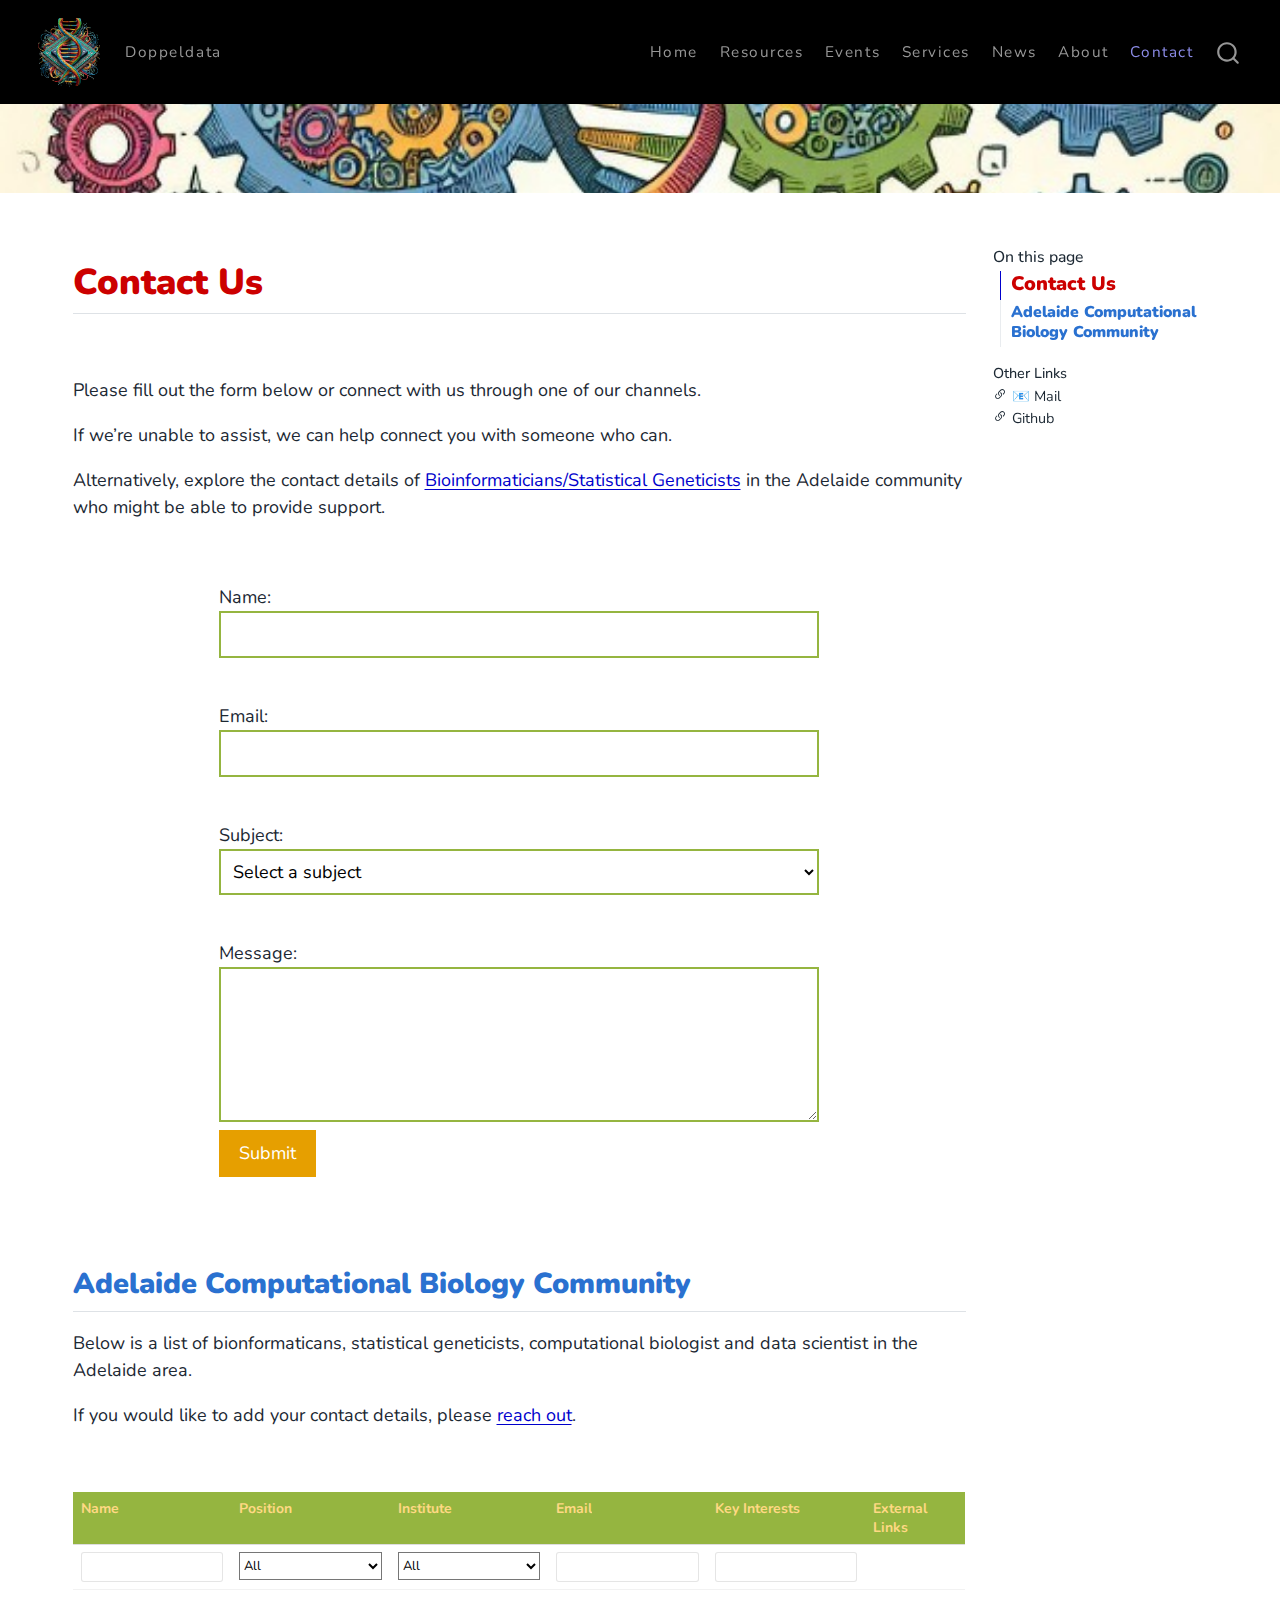
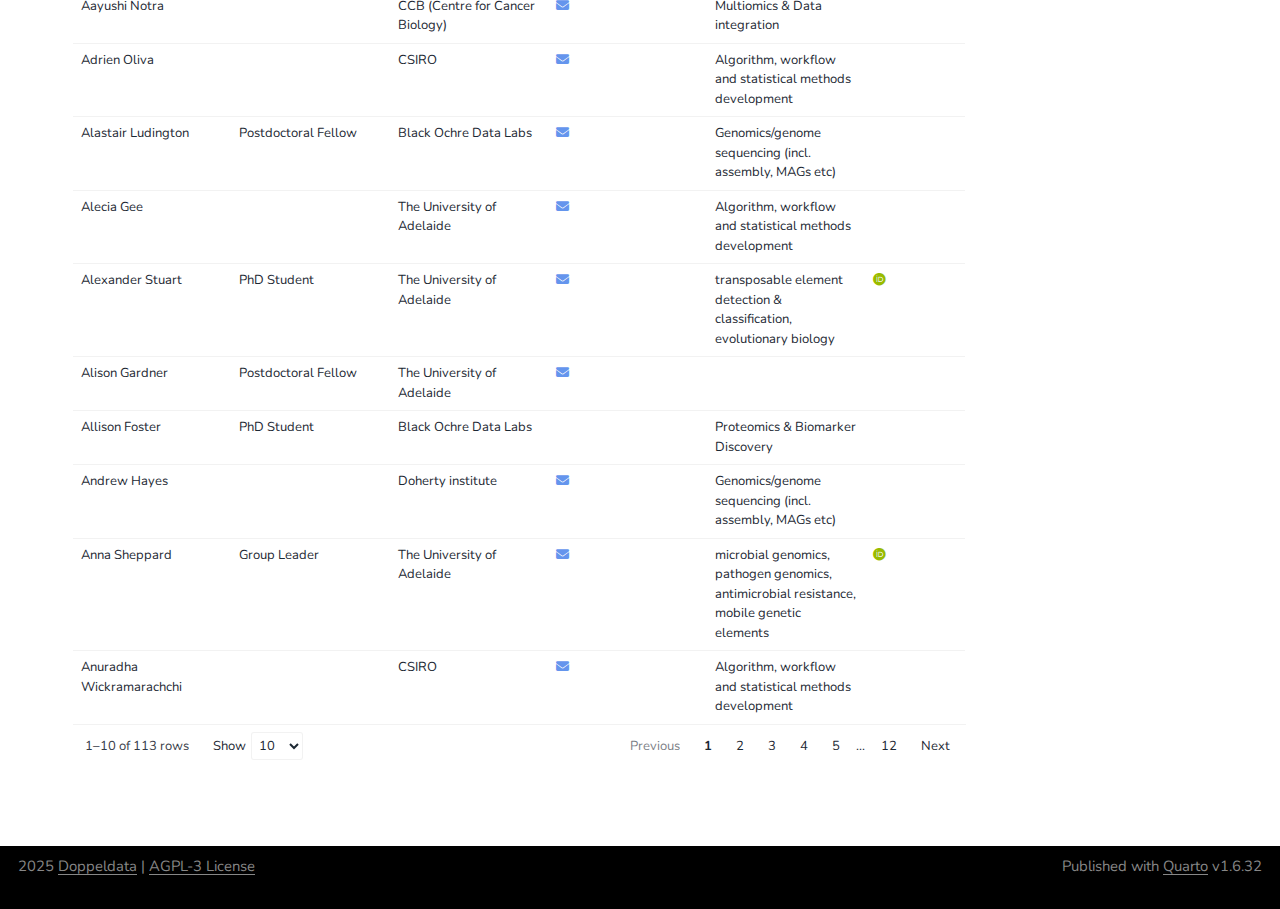
<file: docs/contact/contact.html>
<!DOCTYPE html>
<html xmlns="http://www.w3.org/1999/xhtml" lang="en" xml:lang="en"><head>

<meta charset="utf-8">
<meta name="generator" content="quarto-1.6.32">

<meta name="viewport" content="width=device-width, initial-scale=1.0, user-scalable=yes">


<title>Contact Us</title>
<style>
code{white-space: pre-wrap;}
span.smallcaps{font-variant: small-caps;}
div.columns{display: flex; gap: min(4vw, 1.5em);}
div.column{flex: auto; overflow-x: auto;}
div.hanging-indent{margin-left: 1.5em; text-indent: -1.5em;}
ul.task-list{list-style: none;}
ul.task-list li input[type="checkbox"] {
  width: 0.8em;
  margin: 0 0.8em 0.2em -1em; /* quarto-specific, see https://github.com/quarto-dev/quarto-cli/issues/4556 */ 
  vertical-align: middle;
}
</style>


<script src="../site_libs/quarto-nav/quarto-nav.js"></script>
<script src="../site_libs/clipboard/clipboard.min.js"></script>
<script src="../site_libs/quarto-search/autocomplete.umd.js"></script>
<script src="../site_libs/quarto-search/fuse.min.js"></script>
<script src="../site_libs/quarto-search/quarto-search.js"></script>
<meta name="quarto:offset" content="../">
<link href="../assets/images/image3-Photoroom.png" rel="icon" type="image/png">
<script src="../site_libs/quarto-html/quarto.js"></script>
<script src="../site_libs/quarto-html/popper.min.js"></script>
<script src="../site_libs/quarto-html/tippy.umd.min.js"></script>
<script src="../site_libs/quarto-html/anchor.min.js"></script>
<link href="../site_libs/quarto-html/tippy.css" rel="stylesheet">
<link href="../site_libs/quarto-html/quarto-syntax-highlighting-1a2f9d04da23a7bade75d18bf8b2c3ce.css" rel="stylesheet" id="quarto-text-highlighting-styles">
<script src="../site_libs/bootstrap/bootstrap.min.js"></script>
<link href="../site_libs/bootstrap/bootstrap-icons.css" rel="stylesheet">
<link href="../site_libs/bootstrap/bootstrap-6e9cb641546f768768113a9f98577011.min.css" rel="stylesheet" append-hash="true" id="quarto-bootstrap" data-mode="light">
<script id="quarto-search-options" type="application/json">{
  "location": "navbar",
  "copy-button": false,
  "collapse-after": 3,
  "panel-placement": "end",
  "type": "overlay",
  "limit": 50,
  "keyboard-shortcut": [
    "f",
    "/",
    "s"
  ],
  "show-item-context": false,
  "language": {
    "search-no-results-text": "No results",
    "search-matching-documents-text": "matching documents",
    "search-copy-link-title": "Copy link to search",
    "search-hide-matches-text": "Hide additional matches",
    "search-more-match-text": "more match in this document",
    "search-more-matches-text": "more matches in this document",
    "search-clear-button-title": "Clear",
    "search-text-placeholder": "",
    "search-detached-cancel-button-title": "Cancel",
    "search-submit-button-title": "Submit",
    "search-label": "Search"
  }
}</script>
<script async="" src="https://www.googletagmanager.com/gtag/js?id=G-G5JY4KFF9H"></script>

<script type="text/javascript">

window.dataLayer = window.dataLayer || [];
function gtag(){dataLayer.push(arguments);}
gtag('js', new Date());
gtag('config', 'G-G5JY4KFF9H', { 'anonymize_ip': true});
</script>
<style>html{ scroll-behavior: smooth; }</style>
<style>

      .quarto-title-block .quarto-title-banner {
        background-image: url(../assets/images/h6qh5880_breaking_into_bioinformatics_1024x592_vo_banner.jpg);
background-size: cover;
      }
</style>
<link rel="preconnect" href="https://fonts.googleapis.com">
<link rel="preconnect" href="https://fonts.gstatic.com" crossorigin="">
<link href="https://fonts.googleapis.com/css2?family=Fira+Mono&amp;family=Nunito:ital,wght@0,400;0,500;0,600;1,400;1,500;1,600&amp;display=swap" rel="stylesheet">

<!-- Google tag (gtag.js) -->
<script async="" src="https://www.googletagmanager.com/gtag/js?id=G-G5JY4KFF9H"></script>
<script>
  window.dataLayer = window.dataLayer || [];
  function gtag(){dataLayer.push(arguments);}
  gtag('js', new Date());

  gtag('config', 'G-G5JY4KFF9H');
</script>
<script src="../site_libs/core-js-2.5.3/shim.min.js"></script>
<script src="../site_libs/react-18.2.0/react.min.js"></script>
<script src="../site_libs/react-18.2.0/react-dom.min.js"></script>
<script src="../site_libs/reactwidget-2.0.0/react-tools.js"></script>
<link href="../site_libs/htmltools-fill-0.5.8.1/fill.css" rel="stylesheet">
<script src="../site_libs/htmlwidgets-1.6.4/htmlwidgets.js"></script>
<link href="../site_libs/reactable-0.4.4/reactable.css" rel="stylesheet">
<script src="../site_libs/reactable-binding-0.4.4/reactable.js"></script>
<link href="../site_libs/font-awesome-6.5.2/css/all.min.css" rel="stylesheet">
<link href="../site_libs/font-awesome-6.5.2/css/v4-shims.min.css" rel="stylesheet">
<link href="../site_libs/pagedtable-1.1/css/pagedtable.css" rel="stylesheet">
<script src="../site_libs/pagedtable-1.1/js/pagedtable.js"></script>


<link rel="stylesheet" href="assets/css/contact.css">
</head>

<body class="nav-fixed">

<div id="quarto-search-results"></div>
  <header id="quarto-header" class="headroom fixed-top quarto-banner">
    <nav class="navbar navbar-expand-lg " data-bs-theme="dark">
      <div class="navbar-container container-fluid">
      <div class="navbar-brand-container mx-auto">
    <a href="../index.html" class="navbar-brand navbar-brand-logo">
    <img src="../assets/images/darwinlabs_transparant-Photoroom.png" alt="logo" class="navbar-logo">
    </a>
  </div>
            <div id="quarto-search" class="" title="Search"></div>
          <button class="navbar-toggler" type="button" data-bs-toggle="collapse" data-bs-target="#navbarCollapse" aria-controls="navbarCollapse" role="menu" aria-expanded="false" aria-label="Toggle navigation" onclick="if (window.quartoToggleHeadroom) { window.quartoToggleHeadroom(); }">
  <span class="navbar-toggler-icon"></span>
</button>
          <div class="collapse navbar-collapse" id="navbarCollapse">
            <ul class="navbar-nav navbar-nav-scroll me-auto">
  <li class="nav-item">
    <span class="nav-link">
<span class="menu-text">Doppeldata</span>
    </span>
  </li>  
</ul>
            <ul class="navbar-nav navbar-nav-scroll ms-auto">
  <li class="nav-item">
    <a class="nav-link" href="../index.html"> 
<span class="menu-text">Home</span></a>
  </li>  
  <li class="nav-item">
    <a class="nav-link" href="../resources/resources.html"> 
<span class="menu-text">Resources</span></a>
  </li>  
  <li class="nav-item">
    <a class="nav-link" href="../events/events.html"> 
<span class="menu-text">Events</span></a>
  </li>  
  <li class="nav-item">
    <a class="nav-link" href="../services/services.html"> 
<span class="menu-text">Services</span></a>
  </li>  
  <li class="nav-item">
    <a class="nav-link" href="../news/news.html"> 
<span class="menu-text">News</span></a>
  </li>  
  <li class="nav-item">
    <a class="nav-link" href="../about/about.html"> 
<span class="menu-text">About</span></a>
  </li>  
  <li class="nav-item">
    <a class="nav-link active" href="../contact/contact.html" aria-current="page"> 
<span class="menu-text">Contact</span></a>
  </li>  
</ul>
          </div> <!-- /navcollapse -->
            <div class="quarto-navbar-tools">
</div>
      </div> <!-- /container-fluid -->
    </nav>
</header>
<!-- content -->
<header id="title-block-header" class="quarto-title-block default page-columns page-full">
  <div class="quarto-title-banner page-columns page-full">
    <div class="quarto-title column-page-left">
      <h1 class="title">Contact Us</h1>
                      </div>
  </div>
    
  
  <div class="quarto-title-meta column-page-left">

      
    
      
    </div>
    
  
  </header><div id="quarto-content" class="quarto-container page-columns page-rows-contents page-layout-full page-navbar">
<!-- sidebar -->
<!-- margin-sidebar -->
    <div id="quarto-margin-sidebar" class="sidebar margin-sidebar">
        <nav id="TOC" role="doc-toc" class="toc-active">
    <h2 id="toc-title">On this page</h2>
   
  <ul>
  <li><a href="#contact-us" id="toc-contact-us" class="nav-link active" data-scroll-target="#contact-us"><span style="color: #cc0000; font-weight: bold"> <span class="large"><strong>Contact Us</strong></span></span></a></li>
  <li><a href="#adelaide-computational-biology-community" id="toc-adelaide-computational-biology-community" class="nav-link" data-scroll-target="#adelaide-computational-biology-community"><span style="color: #2a71d0; font-weight: bold"> <strong>Adelaide Computational Biology Community</strong></span></a></li>
  </ul>
<div class="quarto-other-links"><h2>Other Links</h2><ul><li><a href="mailto:info@doppeldata.au"><i class="bi bi-link-45deg"></i>📧 Mail</a></li><li><a href="https://github.com/doppeldata"><i class="bi bi-link-45deg"></i>Github</a></li></ul></div></nav>
    </div>
<!-- main -->
<main class="content quarto-banner-title-block column-page-left" id="quarto-document-content">






<style>
  /* Force hiding of the title */
  .pagelayout-title,
  .pagelayout-title h1,
  h1.pagetitle, /* Specific targeting for standalone titles */
  h1 {
    display: none !important;
    visibility: hidden !important;
    color: transparent !important;
  }
</style>
<section id="contact-us" class="level2">
<h2 class="anchored" data-anchor-id="contact-us"><span style="color: #cc0000; font-weight: bold"> <span class="large"><strong>Contact Us</strong></span></span></h2>
<p><br></p>
<p>Please fill out the form below or connect with us through one of our channels.</p>
<p>If we’re unable to assist, we can help connect you with someone who can.</p>
<p>Alternatively, explore the contact details of <a href="contact.html#adelaide-bioinformatics-community">Bioinformaticians/Statistical Geneticists</a> in the Adelaide community who might be able to provide support.</p>
<p><br></p>
<form action="https://formspree.io/f/mgvvpbzb" method="POST" style="max-width: 600px; margin: auto;">
<p><label for="name">Name:</label><br> <input type="text" id="name" name="name" style="width: 100%; border: 2px solid #95b540; padding: 8px;" required=""><br><br></p>
<p><label for="email">Email:</label><br> <input type="email" id="email" name="email" style="width: 100%; border: 2px solid #95b540; padding: 8px;" required=""><br><br></p>
<p><label for="subject">Subject:</label><br> <select id="subject" name="subject" style="width: 100%; border: 2px solid #95b540; padding: 8px;"> <option value="" disabled="" selected="">Select a subject</option> <option value="Services, Costs &amp;/or Quote">Services, Costs &amp;/or Quote</option> <option value="Careers/Employment Opportunities">Careers/Employment Opportunities</option> <option value="Investment">Investment</option> <option value="Media">Media</option> <option value="General Enquiries">General Enquiries</option> </select><br><br></p>
<label for="message">Message:</label><br>
<textarea id="message" name="message" rows="5" style="width: 100%; border: 2px solid #95b540; padding: 8px;" required=""></textarea>
<input type="submit" value="Submit" style="background-color: #E69F00; color: white; padding: 10px 20px; border: none; cursor: pointer;">
</form>
<p><br><br></p>
</section>
<section id="adelaide-computational-biology-community" class="level2">
<h2 class="anchored" data-anchor-id="adelaide-computational-biology-community"><span style="color: #2a71d0; font-weight: bold"> <strong>Adelaide Computational Biology Community</strong></span></h2>
<p>Below is a list of bionformaticans, statistical geneticists, computational biologist and data scientist in the Adelaide area.</p>
<p>If you would like to add your contact details, please <a href="mailto:community@doppeldata.au">reach out</a>.</p>
<p><br></p>
<div class="cell">
<div class="cell-output-display">
<div class="reactable html-widget html-fill-item anchored" id="tbl-contacts" style="width:auto;height:auto;"></div>
<script type="application/json" data-for="tbl-contacts">{"x":{"tag":{"name":"Reactable","attribs":{"data":{"Name":["Aayushi Notra","Adrien Oliva","Alastair Ludington","Alecia Gee","Alexander Stuart","Alison Gardner","Allison Foster","Andrew Hayes","Anna Sheppard","Anuradha Wickramarachchi","Arshdeep Kaur","Artur Sokolovsky","Ashlee Thomson","Bastien Llamas","Bethany Cross","Bhavya Papudeshi","Brad Hart","Caitlin Selway","Cathal King","Charlotte Sai","Chelsea Matthews","Chris Ward","Chung Hoow Kok","Cong Pham","Craig Liddicoat","Cristobal Onetto","Daniel Thomson","David Adelson","David Lawrence","Dharmesh Bhuva","Don Teng","Don Teng","Evelyn Collen","Feargal Ryan","Fuyi Li","Gabriel Temitope Sunmonu","George Bouras","Ha Tran","Hardip Patel","Holly Massacci","Holly Pinkney","Jacqueline Rehn","James Andrews","James Chan","Jessica Chao","Jie Liu","Jimmy Breen","Jinghua Feng","Joe Mcconnell","John Salamon","John Toubia","Jonathan Carroll","Joseph Mcconnell","Juan Carlos Sanchez Ferrero","Julie Bracken","Karin Kassahn","Kate Whyte","Katherine Pillman","Kristen Feher","Lachlan Baer","Lachlan Peterson","Lan Nguyen","Laura Inglis","Lex Leong","Liza Kretzschmar","Luan Zhong","Luca Nicolotti","Luis Arriola-Martinez","Luke Isbel","Malvika Kharbanda","Mark Corbett","Mark Sorrell","Melanie Smith","Michael Doane","Michael Roach","Molly Stuart","Monika Mohenska","Muneeza Maqsood","Nathalie Nataren","Nathan Watson-Haigh","Natoiya Lloyd","Nhi Hin","Nick Falk","Nick Warnock","Ning Liu","Nora Liu","Nozhat Hassan","Paul Wang","Percy Zhang","Rebecca Simpson","Rick Tearle","Rob Edwards","Sam Godwin","Sehaj Dhariwal","Severine Drin","Song Gao","Stefano Mangiola","Stevie Pederson","Sungyoung Shin","Susie Grigson","Tayla Albertini","Terry Bertozzi","Thomas Litster","Thuong Thi Ha","Vijini Mallawaarachchi","Vilma Perez","Wai Yee Low","Wenjun Liu","Will Pitchers","Yan Zhou","Yasir Kusay","Yassine Souilmi","Zhenglong Du"],"Position":["","","Postdoctoral Fellow","","PhD Student","Postdoctoral Fellow","PhD Student","","Group Leader","","","","PhD Student","Group Leader","Masters Student","PhD Student","UG Student","","Postdoctoral Fellow","","","Postdoctoral Fellow","","Honors Student","","","","Group Leader","","","","","","Group Leader","Group Leader","","PhD Student","","","","Postdoctoral Fellow","Postdoctoral Fellow","","","","","Chief Data Scientist","","","","","","Masters Student","","","","","","","PhD Student","","","PhD Student","","Postdoctoral Fellow","","","","","PhD Student","Postdoctoral Fellow","Masters Student","PhD Student","","Postdoctoral Fellow","","","PhD Student","PhD Student","","","","","","","","PhD Student","","","PhD Student","","Group Leader","PhD Student","PhD Student","Masters Student","","Group Leader","Postdoctoral Fellow","","PhD Student","","","","","","","","PhD Student","","","","Postdoctoral Fellow",""],"Institute":["CCB (Centre for Cancer Biology)","CSIRO","Black Ochre Data Labs","The University of Adelaide","The University of Adelaide","The University of Adelaide","Black Ochre Data Labs","Doherty institute","The University of Adelaide","CSIRO","SA Path","SAiGENCI","SAHMRI",["The University of Adelaide","ACAD (Australian Centre for Ancient DNA)","Black Ochre Data Labs"],"The University of Adelaide",["FAME","Flinders University"],["The University of Adelaide","UniSA"],"SA Path","SAGC (SA Genomics Consortium)","The University of Adelaide","The University of Adelaide","AWRI (Australian Wine Research Institute)","SA Path",["FAME","Flinders University"],"Flinders University","AWRI (Australian Wine Research Institute)","SAGC (SA Genomics Consortium)","The University of Adelaide","CCB (Centre for Cancer Biology)","SAiGENCI","AWRI (Australian Wine Research Institute)","Metabolomics Australia","SA Path","SAHMRI","SAiGENCI","The University of Adelaide","The University of Adelaide","Robinson Research Institute","ANU","Black Ochre Data Labs","SAiGENCI","SAHMRI","CCB (Centre for Cancer Biology)","SA Health","Flinders University","SAiGENCI",["ANU","Black Ochre Data Labs"],"SA Path","SA Path","SAGC (SA Genomics Consortium)","CCB (Centre for Cancer Biology)","Other / Unaffiliated","The University of Adelaide","SA Path","CCB (Centre for Cancer Biology)","SA Path","The University of Adelaide","CCB (Centre for Cancer Biology)","SAiGENCI","The University of Adelaide","The University of Adelaide","SAiGENCI","Flinders University","SA Path","Black Ochre Data Labs","The University of Adelaide","AWRI (Australian Wine Research Institute)","CCB (Centre for Cancer Biology)","SAiGENCI","SAiGENCI","The University of Adelaide","CCB (Centre for Cancer Biology)","Flinders University","Flinders University","Flinders University","Flinders University","The University of Adelaide","CCB (Centre for Cancer Biology)","CCB (Centre for Cancer Biology)","Alkahest","AWRI (Australian Wine Research Institute)","Alkahest","Flinders University","CCB (Centre for Cancer Biology)","SAiGENCI","SAiGENCI","The University of Adelaide","SAGC (SA Genomics Consortium)","SAiGENCI","Black Ochre Data Labs","Alkahest",["FAME","Flinders University"],"Black Ochre Data Labs","Black Ochre Data Labs","The University of Adelaide","SA Path","SAiGENCI",["The University of Adelaide","ANU","Black Ochre Data Labs"],"Monash University",["FAME","Flinders University"],"Flinders University","SA Museum","The University of Adelaide","CCB (Centre for Cancer Biology)","Flinders University","ACAD (Australian Centre for Ancient DNA)","The University of Adelaide","The University of Adelaide","Biomebank","The University of Adelaide","SA Path",["The University of Adelaide","ACAD (Australian Centre for Ancient DNA)","Black Ochre Data Labs"],"The University of Adelaide"],"email":["<a href='mailto:notay003@mymail.unisa.edu.au' target='_blank'><i class='fas fa-envelope' style='color: #6495ED;'><\/i><\/a>","<a href='mailto:oli087@csiro.au' target='_blank'><i class='fas fa-envelope' style='color: #6495ED;'><\/i><\/a>","<a href='mailto:alastair.ludington@thekids.org.au' target='_blank'><i class='fas fa-envelope' style='color: #6495ED;'><\/i><\/a>","<a href='mailto:alecia.gee@gmail.com' target='_blank'><i class='fas fa-envelope' style='color: #6495ED;'><\/i><\/a>","<a href='mailto:alexander.stuart@adelaide.edu.au' target='_blank'><i class='fas fa-envelope' style='color: #6495ED;'><\/i><\/a>","<a href='mailto:alison.gardner@adelaide.edu.au' target='_blank'><i class='fas fa-envelope' style='color: #6495ED;'><\/i><\/a>","","<a href='mailto:andrewhayes.bio@gmail.com' target='_blank'><i class='fas fa-envelope' style='color: #6495ED;'><\/i><\/a>","<a href='mailto:anna.sheppard@adelaide.edu.au' target='_blank'><i class='fas fa-envelope' style='color: #6495ED;'><\/i><\/a>","<a href='mailto:anuradha.wickramarachchi@csiro.au' target='_blank'><i class='fas fa-envelope' style='color: #6495ED;'><\/i><\/a>","<a href='mailto:arshdeep.kaur@sa.gov.au' target='_blank'><i class='fas fa-envelope' style='color: #6495ED;'><\/i><\/a>","<a href='mailto:artur.sokolovsky@adelaide.edu.au' target='_blank'><i class='fas fa-envelope' style='color: #6495ED;'><\/i><\/a>","<a href='mailto:ashlee.thomson@sahmri.com' target='_blank'><i class='fas fa-envelope' style='color: #6495ED;'><\/i><\/a>","<a href='mailto:bastien.llamas@adelaide.edu.au' target='_blank'><i class='fas fa-envelope' style='color: #6495ED;'><\/i><\/a>","<a href='mailto:bethany.cross@adelaide.edu.au; a1770858@student.adelaide.edu.au' target='_blank'><i class='fas fa-envelope' style='color: #6495ED;'><\/i><\/a>","<a href='mailto:nala0006@flinders.edu.au' target='_blank'><i class='fas fa-envelope' style='color: #6495ED;'><\/i><\/a>","<a href='mailto:brad.hart@unisa.edu.au' target='_blank'><i class='fas fa-envelope' style='color: #6495ED;'><\/i><\/a>","<a href='mailto:caitlin.selway@sa.gov.au' target='_blank'><i class='fas fa-envelope' style='color: #6495ED;'><\/i><\/a>","<a href='mailto:cathalgking@gmail.com' target='_blank'><i class='fas fa-envelope' style='color: #6495ED;'><\/i><\/a>","<a href='mailto:na.sai@adelaide.edu.au' target='_blank'><i class='fas fa-envelope' style='color: #6495ED;'><\/i><\/a>","<a href='mailto:chelsea.a.matthews@gmail.com' target='_blank'><i class='fas fa-envelope' style='color: #6495ED;'><\/i><\/a>","<a href='mailto:chris.ward@awri.com.au' target='_blank'><i class='fas fa-envelope' style='color: #6495ED;'><\/i><\/a>","<a href='mailto:chunghoow.kok@sa.gov.au' target='_blank'><i class='fas fa-envelope' style='color: #6495ED;'><\/i><\/a>","<a href='mailto:phamleminhcong34@gmail.com' target='_blank'><i class='fas fa-envelope' style='color: #6495ED;'><\/i><\/a>","<a href='mailto:craig.liddicoat@flinders.edu.au' target='_blank'><i class='fas fa-envelope' style='color: #6495ED;'><\/i><\/a>","<a href='mailto:cristobal.onetto@awri.com.au' target='_blank'><i class='fas fa-envelope' style='color: #6495ED;'><\/i><\/a>","<a href='mailto:daniel.thomson@sahmri.com' target='_blank'><i class='fas fa-envelope' style='color: #6495ED;'><\/i><\/a>","<a href='mailto:david.adelson@adelaide.edu.au' target='_blank'><i class='fas fa-envelope' style='color: #6495ED;'><\/i><\/a>","<a href='mailto:david.lawrence@sa.gov.au' target='_blank'><i class='fas fa-envelope' style='color: #6495ED;'><\/i><\/a>","<a href='mailto:dharmesh.bhuva@adelaide.edu.au' target='_blank'><i class='fas fa-envelope' style='color: #6495ED;'><\/i><\/a>","<a href='mailto:don.teng@awri.com.au' target='_blank'><i class='fas fa-envelope' style='color: #6495ED;'><\/i><\/a>","<a href='mailto:don.teng@awri.com.au' target='_blank'><i class='fas fa-envelope' style='color: #6495ED;'><\/i><\/a>","<a href='mailto:evelyn.collen@sa.gov.au' target='_blank'><i class='fas fa-envelope' style='color: #6495ED;'><\/i><\/a>","<a href='mailto:feargal.ryan@sahmri.com' target='_blank'><i class='fas fa-envelope' style='color: #6495ED;'><\/i><\/a>","<a href='mailto:fuyi.li@adelaide.edu.au' target='_blank'><i class='fas fa-envelope' style='color: #6495ED;'><\/i><\/a>","<a href='mailto:gabriel.sunmonu@adelaide.edu.au' target='_blank'><i class='fas fa-envelope' style='color: #6495ED;'><\/i><\/a>","<a href='mailto:george.bouras@adelaide.edu.au' target='_blank'><i class='fas fa-envelope' style='color: #6495ED;'><\/i><\/a>","<a href='mailto:ha.m.tran@adelaide.edu.au' target='_blank'><i class='fas fa-envelope' style='color: #6495ED;'><\/i><\/a>","<a href='mailto:hardip.patel@anu.edu.au' target='_blank'><i class='fas fa-envelope' style='color: #6495ED;'><\/i><\/a>","<a href='mailto:holly.massacci@thekids.org.au' target='_blank'><i class='fas fa-envelope' style='color: #6495ED;'><\/i><\/a>","<a href='mailto:holly.pinkney@adelaide.edu.au' target='_blank'><i class='fas fa-envelope' style='color: #6495ED;'><\/i><\/a>","<a href='mailto:jacqueline.rehn@sahmri.com' target='_blank'><i class='fas fa-envelope' style='color: #6495ED;'><\/i><\/a>","<a href='mailto:james.andrews@sa.gov.au' target='_blank'><i class='fas fa-envelope' style='color: #6495ED;'><\/i><\/a>","<a href='mailto:james.chan@sa.gov.au' target='_blank'><i class='fas fa-envelope' style='color: #6495ED;'><\/i><\/a>","<a href='mailto:jessica.chao@flinders.edu.au' target='_blank'><i class='fas fa-envelope' style='color: #6495ED;'><\/i><\/a>","<a href='mailto:jie.liu@adelaide.edu.au' target='_blank'><i class='fas fa-envelope' style='color: #6495ED;'><\/i><\/a>","<a href='mailto:jimmy.breen@thekids.org.au' target='_blank'><i class='fas fa-envelope' style='color: #6495ED;'><\/i><\/a>","<a href='mailto:jinghua.feng@adelaide.edu.au' target='_blank'><i class='fas fa-envelope' style='color: #6495ED;'><\/i><\/a>","<a href='mailto:joe.mcconnell@sa.gov.au' target='_blank'><i class='fas fa-envelope' style='color: #6495ED;'><\/i><\/a>","<a href='mailto:john.salamon@sahmri.com' target='_blank'><i class='fas fa-envelope' style='color: #6495ED;'><\/i><\/a>","<a href='mailto:john.toubia@adelaide.edu.au' target='_blank'><i class='fas fa-envelope' style='color: #6495ED;'><\/i><\/a>","<a href='mailto:abacbs@jcarroll.com.au' target='_blank'><i class='fas fa-envelope' style='color: #6495ED;'><\/i><\/a>","<a href='mailto:joseph.mcconnell@adelaide.edu.au' target='_blank'><i class='fas fa-envelope' style='color: #6495ED;'><\/i><\/a>","<a href='mailto:jcsanchez2@gmail.com' target='_blank'><i class='fas fa-envelope' style='color: #6495ED;'><\/i><\/a>","<a href='mailto:julie.bracken@unisa.edu.au' target='_blank'><i class='fas fa-envelope' style='color: #6495ED;'><\/i><\/a>","<a href='mailto:karin.kassahn@sa.gov.au' target='_blank'><i class='fas fa-envelope' style='color: #6495ED;'><\/i><\/a>","<a href='mailto:kate.whyte@adelaide.edu.au' target='_blank'><i class='fas fa-envelope' style='color: #6495ED;'><\/i><\/a>","<a href='mailto:kapillman@gmail.com' target='_blank'><i class='fas fa-envelope' style='color: #6495ED;'><\/i><\/a>","<a href='mailto:kristen.feher@adelaide.edu.au' target='_blank'><i class='fas fa-envelope' style='color: #6495ED;'><\/i><\/a>","<a href='mailto:lachlan.baer@adelaide.edu.au' target='_blank'><i class='fas fa-envelope' style='color: #6495ED;'><\/i><\/a>","<a href='mailto:peterson.lachlan@gmail.com' target='_blank'><i class='fas fa-envelope' style='color: #6495ED;'><\/i><\/a>","<a href='mailto:lan.k.nguyen@monash.edu' target='_blank'><i class='fas fa-envelope' style='color: #6495ED;'><\/i><\/a>","<a href='mailto:ingl0055@flinders.edu.au' target='_blank'><i class='fas fa-envelope' style='color: #6495ED;'><\/i><\/a>","<a href='mailto:lex.leong@sa.gov.au' target='_blank'><i class='fas fa-envelope' style='color: #6495ED;'><\/i><\/a>","<a href='mailto:liza.kretzschmar@thekids.org.au' target='_blank'><i class='fas fa-envelope' style='color: #6495ED;'><\/i><\/a>","<a href='mailto:luan.zhong@adelaide.edu.au' target='_blank'><i class='fas fa-envelope' style='color: #6495ED;'><\/i><\/a>","<a href='mailto:luca.nicolotti@awri.com.au' target='_blank'><i class='fas fa-envelope' style='color: #6495ED;'><\/i><\/a>","<a href='mailto:luis.arriola-martinez@unisa.edu.au' target='_blank'><i class='fas fa-envelope' style='color: #6495ED;'><\/i><\/a>","<a href='mailto:luke.isbel@adelaide.edu.au' target='_blank'><i class='fas fa-envelope' style='color: #6495ED;'><\/i><\/a>","<a href='mailto:malvika.kharbanda@adelaide.edu.au' target='_blank'><i class='fas fa-envelope' style='color: #6495ED;'><\/i><\/a>","<a href='mailto:mark.corbett@adelaide.edu.au' target='_blank'><i class='fas fa-envelope' style='color: #6495ED;'><\/i><\/a>","<a href='mailto:mark.sorrell@mymail.unisa.edu.au' target='_blank'><i class='fas fa-envelope' style='color: #6495ED;'><\/i><\/a>","<a href='mailto:melanie.smith@flinders.edu.au' target='_blank'><i class='fas fa-envelope' style='color: #6495ED;'><\/i><\/a>","<a href='mailto:michael.doane@flinders.edu.au' target='_blank'><i class='fas fa-envelope' style='color: #6495ED;'><\/i><\/a>","<a href='mailto:beardymcjohnface@gmail.com' target='_blank'><i class='fas fa-envelope' style='color: #6495ED;'><\/i><\/a>","<a href='mailto:stua0051@flinders.edu.au' target='_blank'><i class='fas fa-envelope' style='color: #6495ED;'><\/i><\/a>","<a href='mailto:monika.mohenska@adelaide.edu.au' target='_blank'><i class='fas fa-envelope' style='color: #6495ED;'><\/i><\/a>","<a href='mailto:muneeza.maqsood@mymail.unisa.edu.au' target='_blank'><i class='fas fa-envelope' style='color: #6495ED;'><\/i><\/a>","<a href='mailto:nathalie.nataren@mymaail.unisa.edu.au' target='_blank'><i class='fas fa-envelope' style='color: #6495ED;'><\/i><\/a>","<a href='mailto:nathan.watson-haigh@grifols.com' target='_blank'><i class='fas fa-envelope' style='color: #6495ED;'><\/i><\/a>","<a href='mailto:natoiya.lloyd@awri.com.au' target='_blank'><i class='fas fa-envelope' style='color: #6495ED;'><\/i><\/a>","<a href='mailto:nhi.hin@grifols.com' target='_blank'><i class='fas fa-envelope' style='color: #6495ED;'><\/i><\/a>","<a href='mailto:nick.falk@flinders.edu.au' target='_blank'><i class='fas fa-envelope' style='color: #6495ED;'><\/i><\/a>","<a href='mailto:nick.warnock@unisa.edu.au' target='_blank'><i class='fas fa-envelope' style='color: #6495ED;'><\/i><\/a>","<a href='mailto:ning.liu@adelaide.edu.au' target='_blank'><i class='fas fa-envelope' style='color: #6495ED;'><\/i><\/a>","<a href='mailto:nora.liu@adelaide.edu.au' target='_blank'><i class='fas fa-envelope' style='color: #6495ED;'><\/i><\/a>","<a href='mailto:nozhat.hassan@adelaide.edu.au' target='_blank'><i class='fas fa-envelope' style='color: #6495ED;'><\/i><\/a>","<a href='mailto:paul.wang@sahmri.com' target='_blank'><i class='fas fa-envelope' style='color: #6495ED;'><\/i><\/a>","<a href='mailto:tianjun.zhang@adelaide.edu.au' target='_blank'><i class='fas fa-envelope' style='color: #6495ED;'><\/i><\/a>","<a href='mailto:rebecca.simpson@sahmri.com' target='_blank'><i class='fas fa-envelope' style='color: #6495ED;'><\/i><\/a>","<a href='mailto:rick.tearle@grifols.com' target='_blank'><i class='fas fa-envelope' style='color: #6495ED;'><\/i><\/a>","<a href='mailto:robert.edwards@flinders.edu.au' target='_blank'><i class='fas fa-envelope' style='color: #6495ED;'><\/i><\/a>","","","<a href='mailto:severine.drin@student.adelaide.edu.au' target='_blank'><i class='fas fa-envelope' style='color: #6495ED;'><\/i><\/a>","<a href='mailto:song.gao@sa.gov.au' target='_blank'><i class='fas fa-envelope' style='color: #6495ED;'><\/i><\/a>","<a href='mailto:stefano.mangiola@adelaide.edu.au' target='_blank'><i class='fas fa-envelope' style='color: #6495ED;'><\/i><\/a>","<a href='mailto:stephen.pederson@thekids.org.au' target='_blank'><i class='fas fa-envelope' style='color: #6495ED;'><\/i><\/a>","<a href='mailto:sungyoung.shin@monash.edu' target='_blank'><i class='fas fa-envelope' style='color: #6495ED;'><\/i><\/a>","<a href='mailto:susie.grigson@flinders.edu.au' target='_blank'><i class='fas fa-envelope' style='color: #6495ED;'><\/i><\/a>","<a href='mailto:taylaalbertini@gmail.com' target='_blank'><i class='fas fa-envelope' style='color: #6495ED;'><\/i><\/a>","<a href='mailto:terry.bertozzi@samuseum.sa.gov.au' target='_blank'><i class='fas fa-envelope' style='color: #6495ED;'><\/i><\/a>","<a href='mailto:thomas.litster@adelaide.edu.au' target='_blank'><i class='fas fa-envelope' style='color: #6495ED;'><\/i><\/a>","<a href='mailto:thuong.ha@adelaide.edu.au' target='_blank'><i class='fas fa-envelope' style='color: #6495ED;'><\/i><\/a>","<a href='mailto:vijini.mallawaarachchi@flinders.edu.au' target='_blank'><i class='fas fa-envelope' style='color: #6495ED;'><\/i><\/a>","<a href='mailto:vilma.perez@adelaide.edu.au' target='_blank'><i class='fas fa-envelope' style='color: #6495ED;'><\/i><\/a>","<a href='mailto:wai.low@adelaide.edu.au' target='_blank'><i class='fas fa-envelope' style='color: #6495ED;'><\/i><\/a>","<a href='mailto:wenjun.liu@adelaide.edu.au' target='_blank'><i class='fas fa-envelope' style='color: #6495ED;'><\/i><\/a>","<a href='mailto:wpitchers@biomebank.com' target='_blank'><i class='fas fa-envelope' style='color: #6495ED;'><\/i><\/a>","<a href='mailto:yan.zhou03@adelaide.edu.au' target='_blank'><i class='fas fa-envelope' style='color: #6495ED;'><\/i><\/a>","<a href='mailto:yasir.kusay@sa.gov.au' target='_blank'><i class='fas fa-envelope' style='color: #6495ED;'><\/i><\/a>","<a href='mailto:yassines@blackochrelabs.au' target='_blank'><i class='fas fa-envelope' style='color: #6495ED;'><\/i><\/a>","<a href='mailto:duzhenglong@hotmail.com' target='_blank'><i class='fas fa-envelope' style='color: #6495ED;'><\/i><\/a>"],"enabled":[null,null,null,null,null,null,null,null,null,null,null,null,null,null,null,null,null,null,null,null,null,null,null,null,null,null,null,null,null,null,null,null,null,null,null,null,null,null,null,null,null,null,null,null,null,null,null,null,null,null,null,null,null,null,null,null,null,null,null,null,null,null,null,null,null,null,null,null,null,null,null,null,null,null,null,null,null,null,null,null,null,null,null,null,null,null,null,null,null,null,null,null,null,null,null,null,null,null,null,null,null,null,null,null,null,null,null,null,null,null,null,null,null],"student":[null,null,null,null,"PhD",null,"PhD",null,null,null,null,null,"PhD",null,"Masters","PhD","UG",null,null,null,null,null,null,"Honors",null,null,null,null,null,null,null,null,null,null,null,null,"PhD",null,null,null,null,null,null,null,null,null,null,null,null,null,null,null,"Masters",null,null,null,null,null,null,"PhD",null,null,"PhD",null,null,null,null,null,null,"PhD",null,"Masters","PhD",null,null,null,null,"PhD","PhD",null,null,null,null,null,null,null,"PhD",null,null,"PhD",null,null,"PhD","PhD","Masters",null,null,null,null,"PhD",null,null,null,null,null,null,null,"PhD",null,null,null,null,null],"research_interests":["Multiomics & Data integration","Algorithm, workflow and statistical methods development","Genomics/genome sequencing (incl. assembly, MAGs etc)","Algorithm, workflow and statistical methods development","transposable element detection & classification, evolutionary biology",null,"Proteomics & Biomarker Discovery","Genomics/genome sequencing (incl. assembly, MAGs etc)","microbial genomics, pathogen genomics, antimicrobial resistance, mobile genetic elements","Algorithm, workflow and statistical methods development","Algorithm, workflow and statistical methods development","Algorithm, workflow and statistical methods development","Genomics/genome sequencing (incl. assembly, MAGs etc)",null,"microbial genomics, pathogen genomics, antimicrobial resistance, mobile genetic elements","Genomics/genome sequencing (incl. assembly, MAGs etc)","Bacterial genomics, Metagenomics, Antimicrobial resistance","pathogen genomics, human microbiomes, metagenomics","Multiomics & Data integration","Genomics/genome sequencing (incl. assembly, MAGs etc)","Genomics/genome sequencing (incl. assembly, MAGs etc)","Genomics/genome sequencing (incl. assembly, MAGs etc)","Multiomics & Data integration","Algorithm, workflow and statistical methods development","Algorithm, workflow and statistical methods development","Genomics/genome sequencing (incl. assembly, MAGs etc)","diagnostic genomics, transcriptomics, statistical genetics, non-coding RNA, functional genomics, molecular pathology, polygenic risk scores","Transposable element detection, annotation and evolution. Structural variation. Genome evolution.","variant classification, web applications","spatial transcriptomics, single-cell transcriptomics, systems biology, cancer, regulatory networks","Metabolomics","2, 3 and 4",null,"Metagenomics, multi-omics integration, infection, transcriptomics, epigenetics, microbial genomics.","Algorithm, workflow and statistical methods development","Genomics/genome sequencing (incl. assembly, MAGs etc)",null,"Multiomics & Data integration",null,"Genomics/genome sequencing (incl. assembly, MAGs etc)","Multiomics & Data integration","Genomics/genome sequencing (incl. assembly, MAGs etc)",null,"Multiomics & Data integration","Targeted sequencing approaches (GBS, RAD-seq, eDNA etc)","Algorithm, workflow and statistical methods development",null,null,"Algorithm, workflow and statistical methods development","Genomics/genome sequencing (incl. assembly, MAGs etc)",null,null,null,"Genomics/genome sequencing (incl. assembly, MAGs etc)","Genomics/genome sequencing (incl. assembly, MAGs etc)",null,"Genomics/genome sequencing (incl. assembly, MAGs etc)","transcriptomics, multiomics, microRNAs, circRNAs, alternative splicing, regulatory networks, cancer","spatial transcriptomics, single cell, flow cytometry, single molecule localisation microscopy, systems biology","transcriptomics, bias","Genomics/genome sequencing (incl. assembly, MAGs etc)","Multiomics & Data integration",null,null,null,"Algorithm, workflow and statistical methods development","Mass Spectrometry (Proteomics, Metabolomics, Lipidomics etc)",null,"Multiomics & Data integration","single cell, spatial transcriptomics, cancer, machine learning","human genetics, neurogenetics, genomics, transcriptomics, nanopore sequencing, occaisional molecular biologist",null,"transcriptomics, multiomics","Genomics/genome sequencing (incl. assembly, MAGs etc)","Multiomics & Data integration","Genomics/genome sequencing (incl. assembly, MAGs etc)","Multiomics & Data integration","Algorithm, workflow and statistical methods development","Genomics/genome sequencing (incl. assembly, MAGs etc)",null,"Mass Spectrometry (Proteomics, Metabolomics, Lipidomics etc)","bulk transcriptomics; single-cell transcriptomics","Genomics/genome sequencing (incl. assembly, MAGs etc)",null,null,"Multiomics & Data integration","transposable element, evolutionary biology, biochemistry",null,"Multiomics & Data integration",null,"multi-omics integration, genomics, genomic prediction in agriculture",null,null,"Multiomics & Machine Learning","Algorithm, workflow and statistical methods development","Genomics/genome sequencing (incl. assembly, MAGs etc)","Tidyomics, single-cell","transcriptomics","Machine Learning for Biomarker Identification",null,"Genomics/genome sequencing (incl. assembly, MAGs etc)","non-model organisms, genomics, transcriptomics, transposable elements, evolutionary biology","Genomics/genome sequencing (incl. assembly, MAGs etc)",null,null,"Genomics/genome sequencing (incl. assembly, MAGs etc)",null,null,"Genomics/genome sequencing (incl. assembly, MAGs etc)","Mass Spectrometry (Proteomics, Metabolomics, Lipidomics etc)","Algorithm, workflow and statistical methods development","Genomics/genome sequencing (incl. assembly, MAGs etc)","Multiomics & Data integration"],"added":["2024-07-01T00:00:00Z","2024-07-01T00:00:00Z","2024-07-01T00:00:00Z","2024-07-01T00:00:00Z","2023-07-01T00:00:00Z","2023-07-02T00:00:00Z","2025-01-08T00:00:00Z","2024-07-01T00:00:00Z","2023-07-03T00:00:00Z","2024-07-01T00:00:00Z","2024-07-01T00:00:00Z","2024-07-01T00:00:00Z","2023-07-04T00:00:00Z","2023-07-05T00:00:00Z","2023-07-06T00:00:00Z","2023-08-11T00:00:00Z","2023-08-26T00:00:00Z","2023-07-07T00:00:00Z","2024-07-01T00:00:00Z","2024-07-01T00:00:00Z","2024-07-01T00:00:00Z","2024-07-01T00:00:00Z","2024-07-01T00:00:00Z","2024-07-01T00:00:00Z","2024-07-01T00:00:00Z","2024-07-01T00:00:00Z","2023-07-08T00:00:00Z","2023-07-09T00:00:00Z","2023-07-10T00:00:00Z","2023-07-11T00:00:00Z","2024-07-01T00:00:00Z","2024-07-01T00:00:00Z","2023-07-12T00:00:00Z","2023-07-13T00:00:00Z","2024-07-01T00:00:00Z","2024-07-01T00:00:00Z","2023-07-14T00:00:00Z","2024-07-01T00:00:00Z","2023-07-15T00:00:00Z","2024-07-01T00:00:00Z","2024-07-01T00:00:00Z","2023-07-17T00:00:00Z","2023-07-18T00:00:00Z","2024-07-01T00:00:00Z","2024-07-01T00:00:00Z","2024-07-01T00:00:00Z","2023-07-19T00:00:00Z","2023-07-20T00:00:00Z","2024-07-01T00:00:00Z","2024-07-01T00:00:00Z","2023-07-21T00:00:00Z","2024-07-01T00:00:00Z","2023-07-22T00:00:00Z","2024-07-01T00:00:00Z","2024-07-01T00:00:00Z","2023-07-23T00:00:00Z","2024-07-01T00:00:00Z","2023-07-24T00:00:00Z","2023-07-25T00:00:00Z","2023-07-26T00:00:00Z","2024-07-01T00:00:00Z","2024-07-01T00:00:00Z","2023-07-27T00:00:00Z","2023-07-28T00:00:00Z","2023-07-29T00:00:00Z","2024-07-01T00:00:00Z","2024-07-01T00:00:00Z","2023-07-30T00:00:00Z","2024-07-01T00:00:00Z","2023-07-31T00:00:00Z","2023-08-01T00:00:00Z","2023-08-02T00:00:00Z","2023-08-03T00:00:00Z","2024-07-01T00:00:00Z","2024-07-01T00:00:00Z","2024-07-01T00:00:00Z","2024-07-01T00:00:00Z","2024-07-01T00:00:00Z","2024-07-01T00:00:00Z","2023-08-06T00:00:00Z","2024-07-01T00:00:00Z","2023-08-07T00:00:00Z","2024-07-01T00:00:00Z","2023-08-08T00:00:00Z","2023-08-09T00:00:00Z","2024-07-01T00:00:00Z","2023-08-10T00:00:00Z","2023-08-12T00:00:00Z","2024-07-01T00:00:00Z","2023-08-14T00:00:00Z","2023-08-15T00:00:00Z","2023-08-16T00:00:00Z","2023-08-17T00:00:00Z","2025-01-08T00:00:00Z","2024-07-01T00:00:00Z","2024-07-01T00:00:00Z",null,"2023-08-18T00:00:00Z","2024-07-01T00:00:00Z","2023-08-19T00:00:00Z","2024-07-01T00:00:00Z","2023-08-20T00:00:00Z","2024-07-01T00:00:00Z","2023-08-21T00:00:00Z","2023-08-22T00:00:00Z","2024-07-01T00:00:00Z","2023-08-23T00:00:00Z","2023-08-24T00:00:00Z","2024-07-01T00:00:00Z","2024-07-01T00:00:00Z","2024-07-01T00:00:00Z","2024-07-01T00:00:00Z","2024-07-01T00:00:00Z"],"social":[{},{},{},{},{"orcid":"https://orcid.org/0000-0002-9257-1454"},{},{},{},{"orcid":"https://orcid.org/0000-0002-2913-0920"},{},{},{},{"orcid":"https://orcid.org/0000-0002-9944-9363","github":"https://github.com/ashleethomson","twitter":"https://twitter.com/AshleeJThomson"},{"orcid":"https://orcid.org/0000-0002-5550-9176","github":"https://github.com/bastienllamas","twitter":"https://twitter.com/DNATimeTravel"},{"orcid":"https://orcid.org/0000-0002-9721-2055"},{"orcid":"https://orcid.org/0000-0001-5359-3100"},{"orcid":"https://orcid.org/0000-0001-8110-2460","github":"https://github.com/biobrad"},{"orcid":"https://orcid.org/0000-0003-4726-5527","github":"https://github.com/CaitlinSelway","twitter":"https://twitter.com/CaitlinASelway"},{},{},{},{},{},{},{},{},{"orcid":"https://orcid.org/0009-0001-5369-710X"},{"orcid":"https://orcid.org/0000-0003-2404-5636","github":"https://github.com/dadelson","twitter":"https://twitter.com/davead3"},{"orcid":"https://orcid.org/0000-0001-5464-5830","github":"https://github.com/davmlaw","twitter":"https://twitter.com/davmlaw"},{"orcid":"https://orcid.org/0000-0002-6398-9157","github":"https://github.com/bhuvad","twitter":"https://twitter.com/bhuva_dd"},{},{},{},{"orcid":"https://orcid.org/0000-0002-1565-4598","github":"https://github.com/feargalr","twitter":"https://twitter.com/Feargal_Ryan","mastodon":"https://genomic.social/@feargal"},{},{},{},{},{"orcid":"https://orcid.org/0000-0003-3169-049X","github":"https://github.com/hp2048","twitter":"https://twitter.com/hardiprpatel"},{},{},{"orcid":"https://orcid.org/0000-0001-5043-6943"},{},{},{},{},{"orcid":"https://orcid.org/0000-0001-6184-0925","github":"https://github.com/jimmybgammyknee","twitter":"https://twitter.com/wessidepraxis"},{},{},{"orcid":"https://orcid.org/0000-0002-1880-474X"},{"orcid":"https://orcid.org/0000-0002-5135-6504"},{},{"github":"https://github.com/jo-mc","twitter":"https://twitter.com/jockeybot"},{},{},{},{},{"orcid":"https://orcid.org/0000-0002-5869-889X"},{},{"orcid":"https://orcid.org/0000-0001-5213-3401","github":"https://github.com/baerlachlan","twitter":"https://twitter.com/baerlachlan"},{},{},{"orcid":"https://orcid.org/0000-0001-7919-8563"},{},{"orcid":"https://orcid.org/0000-0001-6415-3979","github":"https://github.com/hydrahamster","twitter":"https://twitter.com/hydra_hamster","bluesky":"https://bsky.app/profile/{bluesky}"},{},{},{},{},{"orcid":"https://orcid.org/0000-0001-9726-3023","github":"https://github.com/Malvikakh","twitter":"https://twitter.com/malvikharbanda"},{"orcid":"https://orcid.org/0000-0001-9298-3072","github":"https://github.com/speleonut"},{},{"orcid":"https://orcid.org/0000-0001-7017-8245","github":"https://github.com/mxhp75","twitter":"https://twitter.com/genemaker"},{},{"orcid":"https://orcid.org/0000-0003-1488-5148","bluesky":"https://bsky.app/profile/{bluesky}"},{},{},{},{},{"orcid":"https://orcid.org/0000-0002-7935-6151","github":"https://github.com/nathanhaigh","twitter":"https://twitter.com/watsonhaigh"},{},{"github":"https://github.com/nhihin","twitter":"https://twitter.com/nhihin"},{},{"orcid":"https://orcid.org/0000-0003-3422-3184"},{"orcid":"https://orcid.org/0000-0002-9487-9305","github":"https://github.com/ningbioinfo","twitter":"https://twitter.com/lnly0311"},{"github":"https://github.com/Wenjun-Liu"},{"orcid":"https://orcid.org/0000-0002-3069-4117"},{"orcid":"https://orcid.org/0000-0003-4597-6616"},{},{},{"orcid":"https://orcid.org/0000-0003-2243-5091","github":"https://github.com/ricktearle"},{"orcid":"https://orcid.org/0000-0001-8383-8949","github":"https://github.com/linsalrob","twitter":"https://twitter.com/linsalrob"},{},{},{},{},{"bluesky":"https://bsky.app/profile/{bluesky}"},{"orcid":"https://orcid.org/0000-0001-8197-3303","github":"https://github.com/smped","bluesky":"https://bsky.app/profile/{bluesky}"},{},{},{},{"orcid":"https://orcid.org/0000-0001-6665-3395"},{},{"orcid":"https://orcid.org/0000-0002-4408-2613"},{"orcid":"https://orcid.org/0000-0002-2651-8719","github":"https://github.com/vini2"},{},{"orcid":"https://orcid.org/0000-0002-0749-765X"},{},{},{},{},{},{}]},"columns":[{"id":"Name","name":"Name","type":"character"},{"id":"Position","name":"Position","type":"character","filterInput":{"name":"select","attribs":{"aria-label":"Filter Position","style":{"width":"100%","height":"28px"},"onChange":"function(_e){(function(event){Reactable.setFilter('tbl-contacts', 'Position', event.target.value || undefined)}).apply(event.target,[_e])}"},"children":[{"name":"option","attribs":{"value":""},"children":["All"]},{"name":"option","attribs":{},"children":[""]},{"name":"option","attribs":{},"children":["Chief Data Scientist"]},{"name":"option","attribs":{},"children":["Group Leader"]},{"name":"option","attribs":{},"children":["Honors Student"]},{"name":"option","attribs":{},"children":["Masters Student"]},{"name":"option","attribs":{},"children":["PhD Student"]},{"name":"option","attribs":{},"children":["Postdoctoral Fellow"]},{"name":"option","attribs":{},"children":["UG Student"]}]}},{"id":"Institute","name":"Institute","type":["vctrs_list_of","vctrs_vctr","list"],"filterInput":{"name":"select","attribs":{"aria-label":"Filter Institute","style":{"width":"100%","height":"28px"},"onChange":"function(_e){(function(event){Reactable.setFilter('tbl-contacts', 'Institute', event.target.value || undefined)}).apply(event.target,[_e])}"},"children":[{"name":"option","attribs":{"value":""},"children":["All"]},{"name":"option","attribs":{},"children":["ACAD (Australian Centre for Ancient DNA)"]},{"name":"option","attribs":{},"children":["Alkahest"]},{"name":"option","attribs":{},"children":["ANU"]},{"name":"option","attribs":{},"children":["AWRI (Australian Wine Research Institute)"]},{"name":"option","attribs":{},"children":["Biomebank"]},{"name":"option","attribs":{},"children":["Black Ochre Data Labs"]},{"name":"option","attribs":{},"children":["CCB (Centre for Cancer Biology)"]},{"name":"option","attribs":{},"children":["CSIRO"]},{"name":"option","attribs":{},"children":["Doherty institute"]},{"name":"option","attribs":{},"children":["FAME"]},{"name":"option","attribs":{},"children":["Flinders University"]},{"name":"option","attribs":{},"children":["Metabolomics Australia"]},{"name":"option","attribs":{},"children":["Monash University"]},{"name":"option","attribs":{},"children":["Other / Unaffiliated"]},{"name":"option","attribs":{},"children":["Robinson Research Institute"]},{"name":"option","attribs":{},"children":["SA Health"]},{"name":"option","attribs":{},"children":["SA Museum"]},{"name":"option","attribs":{},"children":["SA Path"]},{"name":"option","attribs":{},"children":["SAGC (SA Genomics Consortium)"]},{"name":"option","attribs":{},"children":["SAHMRI"]},{"name":"option","attribs":{},"children":["SAiGENCI"]},{"name":"option","attribs":{},"children":["The University of Adelaide"]},{"name":"option","attribs":{},"children":["UniSA"]}]}},{"id":"email","name":"Email","type":"character","cell":["<a href='mailto:notay003@mymail.unisa.edu.au' target='_blank'><i class='fas fa-envelope' style='color: #6495ED;'><\/i><\/a>","<a href='mailto:oli087@csiro.au' target='_blank'><i class='fas fa-envelope' style='color: #6495ED;'><\/i><\/a>","<a href='mailto:alastair.ludington@thekids.org.au' target='_blank'><i class='fas fa-envelope' style='color: #6495ED;'><\/i><\/a>","<a href='mailto:alecia.gee@gmail.com' target='_blank'><i class='fas fa-envelope' style='color: #6495ED;'><\/i><\/a>","<a href='mailto:alexander.stuart@adelaide.edu.au' target='_blank'><i class='fas fa-envelope' style='color: #6495ED;'><\/i><\/a>","<a href='mailto:alison.gardner@adelaide.edu.au' target='_blank'><i class='fas fa-envelope' style='color: #6495ED;'><\/i><\/a>","","<a href='mailto:andrewhayes.bio@gmail.com' target='_blank'><i class='fas fa-envelope' style='color: #6495ED;'><\/i><\/a>","<a href='mailto:anna.sheppard@adelaide.edu.au' target='_blank'><i class='fas fa-envelope' style='color: #6495ED;'><\/i><\/a>","<a href='mailto:anuradha.wickramarachchi@csiro.au' target='_blank'><i class='fas fa-envelope' style='color: #6495ED;'><\/i><\/a>","<a href='mailto:arshdeep.kaur@sa.gov.au' target='_blank'><i class='fas fa-envelope' style='color: #6495ED;'><\/i><\/a>","<a href='mailto:artur.sokolovsky@adelaide.edu.au' target='_blank'><i class='fas fa-envelope' style='color: #6495ED;'><\/i><\/a>","<a href='mailto:ashlee.thomson@sahmri.com' target='_blank'><i class='fas fa-envelope' style='color: #6495ED;'><\/i><\/a>","<a href='mailto:bastien.llamas@adelaide.edu.au' target='_blank'><i class='fas fa-envelope' style='color: #6495ED;'><\/i><\/a>","<a href='mailto:bethany.cross@adelaide.edu.au; a1770858@student.adelaide.edu.au' target='_blank'><i class='fas fa-envelope' style='color: #6495ED;'><\/i><\/a>","<a href='mailto:nala0006@flinders.edu.au' target='_blank'><i class='fas fa-envelope' style='color: #6495ED;'><\/i><\/a>","<a href='mailto:brad.hart@unisa.edu.au' target='_blank'><i class='fas fa-envelope' style='color: #6495ED;'><\/i><\/a>","<a href='mailto:caitlin.selway@sa.gov.au' target='_blank'><i class='fas fa-envelope' style='color: #6495ED;'><\/i><\/a>","<a href='mailto:cathalgking@gmail.com' target='_blank'><i class='fas fa-envelope' style='color: #6495ED;'><\/i><\/a>","<a href='mailto:na.sai@adelaide.edu.au' target='_blank'><i class='fas fa-envelope' style='color: #6495ED;'><\/i><\/a>","<a href='mailto:chelsea.a.matthews@gmail.com' target='_blank'><i class='fas fa-envelope' style='color: #6495ED;'><\/i><\/a>","<a href='mailto:chris.ward@awri.com.au' target='_blank'><i class='fas fa-envelope' style='color: #6495ED;'><\/i><\/a>","<a href='mailto:chunghoow.kok@sa.gov.au' target='_blank'><i class='fas fa-envelope' style='color: #6495ED;'><\/i><\/a>","<a href='mailto:phamleminhcong34@gmail.com' target='_blank'><i class='fas fa-envelope' style='color: #6495ED;'><\/i><\/a>","<a href='mailto:craig.liddicoat@flinders.edu.au' target='_blank'><i class='fas fa-envelope' style='color: #6495ED;'><\/i><\/a>","<a href='mailto:cristobal.onetto@awri.com.au' target='_blank'><i class='fas fa-envelope' style='color: #6495ED;'><\/i><\/a>","<a href='mailto:daniel.thomson@sahmri.com' target='_blank'><i class='fas fa-envelope' style='color: #6495ED;'><\/i><\/a>","<a href='mailto:david.adelson@adelaide.edu.au' target='_blank'><i class='fas fa-envelope' style='color: #6495ED;'><\/i><\/a>","<a href='mailto:david.lawrence@sa.gov.au' target='_blank'><i class='fas fa-envelope' style='color: #6495ED;'><\/i><\/a>","<a href='mailto:dharmesh.bhuva@adelaide.edu.au' target='_blank'><i class='fas fa-envelope' style='color: #6495ED;'><\/i><\/a>","<a href='mailto:don.teng@awri.com.au' target='_blank'><i class='fas fa-envelope' style='color: #6495ED;'><\/i><\/a>","<a href='mailto:don.teng@awri.com.au' target='_blank'><i class='fas fa-envelope' style='color: #6495ED;'><\/i><\/a>","<a href='mailto:evelyn.collen@sa.gov.au' target='_blank'><i class='fas fa-envelope' style='color: #6495ED;'><\/i><\/a>","<a href='mailto:feargal.ryan@sahmri.com' target='_blank'><i class='fas fa-envelope' style='color: #6495ED;'><\/i><\/a>","<a href='mailto:fuyi.li@adelaide.edu.au' target='_blank'><i class='fas fa-envelope' style='color: #6495ED;'><\/i><\/a>","<a href='mailto:gabriel.sunmonu@adelaide.edu.au' target='_blank'><i class='fas fa-envelope' style='color: #6495ED;'><\/i><\/a>","<a href='mailto:george.bouras@adelaide.edu.au' target='_blank'><i class='fas fa-envelope' style='color: #6495ED;'><\/i><\/a>","<a href='mailto:ha.m.tran@adelaide.edu.au' target='_blank'><i class='fas fa-envelope' style='color: #6495ED;'><\/i><\/a>","<a href='mailto:hardip.patel@anu.edu.au' target='_blank'><i class='fas fa-envelope' style='color: #6495ED;'><\/i><\/a>","<a href='mailto:holly.massacci@thekids.org.au' target='_blank'><i class='fas fa-envelope' style='color: #6495ED;'><\/i><\/a>","<a href='mailto:holly.pinkney@adelaide.edu.au' target='_blank'><i class='fas fa-envelope' style='color: #6495ED;'><\/i><\/a>","<a href='mailto:jacqueline.rehn@sahmri.com' target='_blank'><i class='fas fa-envelope' style='color: #6495ED;'><\/i><\/a>","<a href='mailto:james.andrews@sa.gov.au' target='_blank'><i class='fas fa-envelope' style='color: #6495ED;'><\/i><\/a>","<a href='mailto:james.chan@sa.gov.au' target='_blank'><i class='fas fa-envelope' style='color: #6495ED;'><\/i><\/a>","<a href='mailto:jessica.chao@flinders.edu.au' target='_blank'><i class='fas fa-envelope' style='color: #6495ED;'><\/i><\/a>","<a href='mailto:jie.liu@adelaide.edu.au' target='_blank'><i class='fas fa-envelope' style='color: #6495ED;'><\/i><\/a>","<a href='mailto:jimmy.breen@thekids.org.au' target='_blank'><i class='fas fa-envelope' style='color: #6495ED;'><\/i><\/a>","<a href='mailto:jinghua.feng@adelaide.edu.au' target='_blank'><i class='fas fa-envelope' style='color: #6495ED;'><\/i><\/a>","<a href='mailto:joe.mcconnell@sa.gov.au' target='_blank'><i class='fas fa-envelope' style='color: #6495ED;'><\/i><\/a>","<a href='mailto:john.salamon@sahmri.com' target='_blank'><i class='fas fa-envelope' style='color: #6495ED;'><\/i><\/a>","<a href='mailto:john.toubia@adelaide.edu.au' target='_blank'><i class='fas fa-envelope' style='color: #6495ED;'><\/i><\/a>","<a href='mailto:abacbs@jcarroll.com.au' target='_blank'><i class='fas fa-envelope' style='color: #6495ED;'><\/i><\/a>","<a href='mailto:joseph.mcconnell@adelaide.edu.au' target='_blank'><i class='fas fa-envelope' style='color: #6495ED;'><\/i><\/a>","<a href='mailto:jcsanchez2@gmail.com' target='_blank'><i class='fas fa-envelope' style='color: #6495ED;'><\/i><\/a>","<a href='mailto:julie.bracken@unisa.edu.au' target='_blank'><i class='fas fa-envelope' style='color: #6495ED;'><\/i><\/a>","<a href='mailto:karin.kassahn@sa.gov.au' target='_blank'><i class='fas fa-envelope' style='color: #6495ED;'><\/i><\/a>","<a href='mailto:kate.whyte@adelaide.edu.au' target='_blank'><i class='fas fa-envelope' style='color: #6495ED;'><\/i><\/a>","<a href='mailto:kapillman@gmail.com' target='_blank'><i class='fas fa-envelope' style='color: #6495ED;'><\/i><\/a>","<a href='mailto:kristen.feher@adelaide.edu.au' target='_blank'><i class='fas fa-envelope' style='color: #6495ED;'><\/i><\/a>","<a href='mailto:lachlan.baer@adelaide.edu.au' target='_blank'><i class='fas fa-envelope' style='color: #6495ED;'><\/i><\/a>","<a href='mailto:peterson.lachlan@gmail.com' target='_blank'><i class='fas fa-envelope' style='color: #6495ED;'><\/i><\/a>","<a href='mailto:lan.k.nguyen@monash.edu' target='_blank'><i class='fas fa-envelope' style='color: #6495ED;'><\/i><\/a>","<a href='mailto:ingl0055@flinders.edu.au' target='_blank'><i class='fas fa-envelope' style='color: #6495ED;'><\/i><\/a>","<a href='mailto:lex.leong@sa.gov.au' target='_blank'><i class='fas fa-envelope' style='color: #6495ED;'><\/i><\/a>","<a href='mailto:liza.kretzschmar@thekids.org.au' target='_blank'><i class='fas fa-envelope' style='color: #6495ED;'><\/i><\/a>","<a href='mailto:luan.zhong@adelaide.edu.au' target='_blank'><i class='fas fa-envelope' style='color: #6495ED;'><\/i><\/a>","<a href='mailto:luca.nicolotti@awri.com.au' target='_blank'><i class='fas fa-envelope' style='color: #6495ED;'><\/i><\/a>","<a href='mailto:luis.arriola-martinez@unisa.edu.au' target='_blank'><i class='fas fa-envelope' style='color: #6495ED;'><\/i><\/a>","<a href='mailto:luke.isbel@adelaide.edu.au' target='_blank'><i class='fas fa-envelope' style='color: #6495ED;'><\/i><\/a>","<a href='mailto:malvika.kharbanda@adelaide.edu.au' target='_blank'><i class='fas fa-envelope' style='color: #6495ED;'><\/i><\/a>","<a href='mailto:mark.corbett@adelaide.edu.au' target='_blank'><i class='fas fa-envelope' style='color: #6495ED;'><\/i><\/a>","<a href='mailto:mark.sorrell@mymail.unisa.edu.au' target='_blank'><i class='fas fa-envelope' style='color: #6495ED;'><\/i><\/a>","<a href='mailto:melanie.smith@flinders.edu.au' target='_blank'><i class='fas fa-envelope' style='color: #6495ED;'><\/i><\/a>","<a href='mailto:michael.doane@flinders.edu.au' target='_blank'><i class='fas fa-envelope' style='color: #6495ED;'><\/i><\/a>","<a href='mailto:beardymcjohnface@gmail.com' target='_blank'><i class='fas fa-envelope' style='color: #6495ED;'><\/i><\/a>","<a href='mailto:stua0051@flinders.edu.au' target='_blank'><i class='fas fa-envelope' style='color: #6495ED;'><\/i><\/a>","<a href='mailto:monika.mohenska@adelaide.edu.au' target='_blank'><i class='fas fa-envelope' style='color: #6495ED;'><\/i><\/a>","<a href='mailto:muneeza.maqsood@mymail.unisa.edu.au' target='_blank'><i class='fas fa-envelope' style='color: #6495ED;'><\/i><\/a>","<a href='mailto:nathalie.nataren@mymaail.unisa.edu.au' target='_blank'><i class='fas fa-envelope' style='color: #6495ED;'><\/i><\/a>","<a href='mailto:nathan.watson-haigh@grifols.com' target='_blank'><i class='fas fa-envelope' style='color: #6495ED;'><\/i><\/a>","<a href='mailto:natoiya.lloyd@awri.com.au' target='_blank'><i class='fas fa-envelope' style='color: #6495ED;'><\/i><\/a>","<a href='mailto:nhi.hin@grifols.com' target='_blank'><i class='fas fa-envelope' style='color: #6495ED;'><\/i><\/a>","<a href='mailto:nick.falk@flinders.edu.au' target='_blank'><i class='fas fa-envelope' style='color: #6495ED;'><\/i><\/a>","<a href='mailto:nick.warnock@unisa.edu.au' target='_blank'><i class='fas fa-envelope' style='color: #6495ED;'><\/i><\/a>","<a href='mailto:ning.liu@adelaide.edu.au' target='_blank'><i class='fas fa-envelope' style='color: #6495ED;'><\/i><\/a>","<a href='mailto:nora.liu@adelaide.edu.au' target='_blank'><i class='fas fa-envelope' style='color: #6495ED;'><\/i><\/a>","<a href='mailto:nozhat.hassan@adelaide.edu.au' target='_blank'><i class='fas fa-envelope' style='color: #6495ED;'><\/i><\/a>","<a href='mailto:paul.wang@sahmri.com' target='_blank'><i class='fas fa-envelope' style='color: #6495ED;'><\/i><\/a>","<a href='mailto:tianjun.zhang@adelaide.edu.au' target='_blank'><i class='fas fa-envelope' style='color: #6495ED;'><\/i><\/a>","<a href='mailto:rebecca.simpson@sahmri.com' target='_blank'><i class='fas fa-envelope' style='color: #6495ED;'><\/i><\/a>","<a href='mailto:rick.tearle@grifols.com' target='_blank'><i class='fas fa-envelope' style='color: #6495ED;'><\/i><\/a>","<a href='mailto:robert.edwards@flinders.edu.au' target='_blank'><i class='fas fa-envelope' style='color: #6495ED;'><\/i><\/a>","","","<a href='mailto:severine.drin@student.adelaide.edu.au' target='_blank'><i class='fas fa-envelope' style='color: #6495ED;'><\/i><\/a>","<a href='mailto:song.gao@sa.gov.au' target='_blank'><i class='fas fa-envelope' style='color: #6495ED;'><\/i><\/a>","<a href='mailto:stefano.mangiola@adelaide.edu.au' target='_blank'><i class='fas fa-envelope' style='color: #6495ED;'><\/i><\/a>","<a href='mailto:stephen.pederson@thekids.org.au' target='_blank'><i class='fas fa-envelope' style='color: #6495ED;'><\/i><\/a>","<a href='mailto:sungyoung.shin@monash.edu' target='_blank'><i class='fas fa-envelope' style='color: #6495ED;'><\/i><\/a>","<a href='mailto:susie.grigson@flinders.edu.au' target='_blank'><i class='fas fa-envelope' style='color: #6495ED;'><\/i><\/a>","<a href='mailto:taylaalbertini@gmail.com' target='_blank'><i class='fas fa-envelope' style='color: #6495ED;'><\/i><\/a>","<a href='mailto:terry.bertozzi@samuseum.sa.gov.au' target='_blank'><i class='fas fa-envelope' style='color: #6495ED;'><\/i><\/a>","<a href='mailto:thomas.litster@adelaide.edu.au' target='_blank'><i class='fas fa-envelope' style='color: #6495ED;'><\/i><\/a>","<a href='mailto:thuong.ha@adelaide.edu.au' target='_blank'><i class='fas fa-envelope' style='color: #6495ED;'><\/i><\/a>","<a href='mailto:vijini.mallawaarachchi@flinders.edu.au' target='_blank'><i class='fas fa-envelope' style='color: #6495ED;'><\/i><\/a>","<a href='mailto:vilma.perez@adelaide.edu.au' target='_blank'><i class='fas fa-envelope' style='color: #6495ED;'><\/i><\/a>","<a href='mailto:wai.low@adelaide.edu.au' target='_blank'><i class='fas fa-envelope' style='color: #6495ED;'><\/i><\/a>","<a href='mailto:wenjun.liu@adelaide.edu.au' target='_blank'><i class='fas fa-envelope' style='color: #6495ED;'><\/i><\/a>","<a href='mailto:wpitchers@biomebank.com' target='_blank'><i class='fas fa-envelope' style='color: #6495ED;'><\/i><\/a>","<a href='mailto:yan.zhou03@adelaide.edu.au' target='_blank'><i class='fas fa-envelope' style='color: #6495ED;'><\/i><\/a>","<a href='mailto:yasir.kusay@sa.gov.au' target='_blank'><i class='fas fa-envelope' style='color: #6495ED;'><\/i><\/a>","<a href='mailto:yassines@blackochrelabs.au' target='_blank'><i class='fas fa-envelope' style='color: #6495ED;'><\/i><\/a>","<a href='mailto:duzhenglong@hotmail.com' target='_blank'><i class='fas fa-envelope' style='color: #6495ED;'><\/i><\/a>"],"html":true},{"id":"enabled","name":"enabled","type":"logical","show":false},{"id":"student","name":"student","type":"character","show":false},{"id":"research_interests","name":"Key Interests","type":"character"},{"id":"added","name":"added","type":"Date","show":false},{"id":"social","name":"External Links","type":"list","filterable":false,"cell":[{"name":"Fragment","attribs":[],"children":[]},{"name":"Fragment","attribs":[],"children":[]},{"name":"Fragment","attribs":[],"children":[]},{"name":"Fragment","attribs":[],"children":[]},{"name":"Fragment","attribs":[],"children":[{"name":"a","attribs":{"style":{"color":"#9b0"},"href":"https://orcid.org/0000-0002-9257-1454","target":"_blank"},"children":[{"name":"i","attribs":{"role":"presentation","aria-label":"orcid icon","className":"fab fa-orcid"},"children":[]}]}]},{"name":"Fragment","attribs":[],"children":[]},{"name":"Fragment","attribs":[],"children":[]},{"name":"Fragment","attribs":[],"children":[]},{"name":"Fragment","attribs":[],"children":[{"name":"a","attribs":{"style":{"color":"#9b0"},"href":"https://orcid.org/0000-0002-2913-0920","target":"_blank"},"children":[{"name":"i","attribs":{"role":"presentation","aria-label":"orcid icon","className":"fab fa-orcid"},"children":[]}]}]},{"name":"Fragment","attribs":[],"children":[]},{"name":"Fragment","attribs":[],"children":[]},{"name":"Fragment","attribs":[],"children":[]},{"name":"Fragment","attribs":[],"children":[{"name":"a","attribs":{"style":{"color":"#9b0"},"href":"https://orcid.org/0000-0002-9944-9363","target":"_blank"},"children":[{"name":"i","attribs":{"role":"presentation","aria-label":"orcid icon","className":"fab fa-orcid"},"children":[]}]},{"name":"a","attribs":{"style":{"color":"#000"},"href":"https://github.com/ashleethomson","target":"_blank"},"children":[{"name":"i","attribs":{"role":"presentation","aria-label":"github icon","className":"fab fa-github"},"children":[]}]},{"name":"a","attribs":{"style":{"color":"#39d"},"href":"https://twitter.com/AshleeJThomson","target":"_blank"},"children":[{"name":"i","attribs":{"role":"presentation","aria-label":"twitter icon","className":"fab fa-twitter"},"children":[]}]}]},{"name":"Fragment","attribs":[],"children":[{"name":"a","attribs":{"style":{"color":"#9b0"},"href":"https://orcid.org/0000-0002-5550-9176","target":"_blank"},"children":[{"name":"i","attribs":{"role":"presentation","aria-label":"orcid icon","className":"fab fa-orcid"},"children":[]}]},{"name":"a","attribs":{"style":{"color":"#000"},"href":"https://github.com/bastienllamas","target":"_blank"},"children":[{"name":"i","attribs":{"role":"presentation","aria-label":"github icon","className":"fab fa-github"},"children":[]}]},{"name":"a","attribs":{"style":{"color":"#39d"},"href":"https://twitter.com/DNATimeTravel","target":"_blank"},"children":[{"name":"i","attribs":{"role":"presentation","aria-label":"twitter icon","className":"fab fa-twitter"},"children":[]}]}]},{"name":"Fragment","attribs":[],"children":[{"name":"a","attribs":{"style":{"color":"#9b0"},"href":"https://orcid.org/0000-0002-9721-2055","target":"_blank"},"children":[{"name":"i","attribs":{"role":"presentation","aria-label":"orcid icon","className":"fab fa-orcid"},"children":[]}]}]},{"name":"Fragment","attribs":[],"children":[{"name":"a","attribs":{"style":{"color":"#9b0"},"href":"https://orcid.org/0000-0001-5359-3100","target":"_blank"},"children":[{"name":"i","attribs":{"role":"presentation","aria-label":"orcid icon","className":"fab fa-orcid"},"children":[]}]}]},{"name":"Fragment","attribs":[],"children":[{"name":"a","attribs":{"style":{"color":"#9b0"},"href":"https://orcid.org/0000-0001-8110-2460","target":"_blank"},"children":[{"name":"i","attribs":{"role":"presentation","aria-label":"orcid icon","className":"fab fa-orcid"},"children":[]}]},{"name":"a","attribs":{"style":{"color":"#000"},"href":"https://github.com/biobrad","target":"_blank"},"children":[{"name":"i","attribs":{"role":"presentation","aria-label":"github icon","className":"fab fa-github"},"children":[]}]}]},{"name":"Fragment","attribs":[],"children":[{"name":"a","attribs":{"style":{"color":"#9b0"},"href":"https://orcid.org/0000-0003-4726-5527","target":"_blank"},"children":[{"name":"i","attribs":{"role":"presentation","aria-label":"orcid icon","className":"fab fa-orcid"},"children":[]}]},{"name":"a","attribs":{"style":{"color":"#000"},"href":"https://github.com/CaitlinSelway","target":"_blank"},"children":[{"name":"i","attribs":{"role":"presentation","aria-label":"github icon","className":"fab fa-github"},"children":[]}]},{"name":"a","attribs":{"style":{"color":"#39d"},"href":"https://twitter.com/CaitlinASelway","target":"_blank"},"children":[{"name":"i","attribs":{"role":"presentation","aria-label":"twitter icon","className":"fab fa-twitter"},"children":[]}]}]},{"name":"Fragment","attribs":[],"children":[]},{"name":"Fragment","attribs":[],"children":[]},{"name":"Fragment","attribs":[],"children":[]},{"name":"Fragment","attribs":[],"children":[]},{"name":"Fragment","attribs":[],"children":[]},{"name":"Fragment","attribs":[],"children":[]},{"name":"Fragment","attribs":[],"children":[]},{"name":"Fragment","attribs":[],"children":[]},{"name":"Fragment","attribs":[],"children":[{"name":"a","attribs":{"style":{"color":"#9b0"},"href":"https://orcid.org/0009-0001-5369-710X","target":"_blank"},"children":[{"name":"i","attribs":{"role":"presentation","aria-label":"orcid icon","className":"fab fa-orcid"},"children":[]}]}]},{"name":"Fragment","attribs":[],"children":[{"name":"a","attribs":{"style":{"color":"#9b0"},"href":"https://orcid.org/0000-0003-2404-5636","target":"_blank"},"children":[{"name":"i","attribs":{"role":"presentation","aria-label":"orcid icon","className":"fab fa-orcid"},"children":[]}]},{"name":"a","attribs":{"style":{"color":"#000"},"href":"https://github.com/dadelson","target":"_blank"},"children":[{"name":"i","attribs":{"role":"presentation","aria-label":"github icon","className":"fab fa-github"},"children":[]}]},{"name":"a","attribs":{"style":{"color":"#39d"},"href":"https://twitter.com/davead3","target":"_blank"},"children":[{"name":"i","attribs":{"role":"presentation","aria-label":"twitter icon","className":"fab fa-twitter"},"children":[]}]}]},{"name":"Fragment","attribs":[],"children":[{"name":"a","attribs":{"style":{"color":"#9b0"},"href":"https://orcid.org/0000-0001-5464-5830","target":"_blank"},"children":[{"name":"i","attribs":{"role":"presentation","aria-label":"orcid icon","className":"fab fa-orcid"},"children":[]}]},{"name":"a","attribs":{"style":{"color":"#000"},"href":"https://github.com/davmlaw","target":"_blank"},"children":[{"name":"i","attribs":{"role":"presentation","aria-label":"github icon","className":"fab fa-github"},"children":[]}]},{"name":"a","attribs":{"style":{"color":"#39d"},"href":"https://twitter.com/davmlaw","target":"_blank"},"children":[{"name":"i","attribs":{"role":"presentation","aria-label":"twitter icon","className":"fab fa-twitter"},"children":[]}]}]},{"name":"Fragment","attribs":[],"children":[{"name":"a","attribs":{"style":{"color":"#9b0"},"href":"https://orcid.org/0000-0002-6398-9157","target":"_blank"},"children":[{"name":"i","attribs":{"role":"presentation","aria-label":"orcid icon","className":"fab fa-orcid"},"children":[]}]},{"name":"a","attribs":{"style":{"color":"#000"},"href":"https://github.com/bhuvad","target":"_blank"},"children":[{"name":"i","attribs":{"role":"presentation","aria-label":"github icon","className":"fab fa-github"},"children":[]}]},{"name":"a","attribs":{"style":{"color":"#39d"},"href":"https://twitter.com/bhuva_dd","target":"_blank"},"children":[{"name":"i","attribs":{"role":"presentation","aria-label":"twitter icon","className":"fab fa-twitter"},"children":[]}]}]},{"name":"Fragment","attribs":[],"children":[]},{"name":"Fragment","attribs":[],"children":[]},{"name":"Fragment","attribs":[],"children":[]},{"name":"Fragment","attribs":[],"children":[{"name":"a","attribs":{"style":{"color":"#9b0"},"href":"https://orcid.org/0000-0002-1565-4598","target":"_blank"},"children":[{"name":"i","attribs":{"role":"presentation","aria-label":"orcid icon","className":"fab fa-orcid"},"children":[]}]},{"name":"a","attribs":{"style":{"color":"#000"},"href":"https://github.com/feargalr","target":"_blank"},"children":[{"name":"i","attribs":{"role":"presentation","aria-label":"github icon","className":"fab fa-github"},"children":[]}]},{"name":"a","attribs":{"style":{"color":"#39d"},"href":"https://twitter.com/Feargal_Ryan","target":"_blank"},"children":[{"name":"i","attribs":{"role":"presentation","aria-label":"twitter icon","className":"fab fa-twitter"},"children":[]}]},{"name":"a","attribs":{"style":{"color":"#55f"},"href":"https://genomic.social/@feargal","target":"_blank"},"children":[{"name":"i","attribs":{"role":"presentation","aria-label":"mastodon icon","className":"fab fa-mastodon"},"children":[]}]}]},{"name":"Fragment","attribs":[],"children":[]},{"name":"Fragment","attribs":[],"children":[]},{"name":"Fragment","attribs":[],"children":[]},{"name":"Fragment","attribs":[],"children":[]},{"name":"Fragment","attribs":[],"children":[{"name":"a","attribs":{"style":{"color":"#9b0"},"href":"https://orcid.org/0000-0003-3169-049X","target":"_blank"},"children":[{"name":"i","attribs":{"role":"presentation","aria-label":"orcid icon","className":"fab fa-orcid"},"children":[]}]},{"name":"a","attribs":{"style":{"color":"#000"},"href":"https://github.com/hp2048","target":"_blank"},"children":[{"name":"i","attribs":{"role":"presentation","aria-label":"github icon","className":"fab fa-github"},"children":[]}]},{"name":"a","attribs":{"style":{"color":"#39d"},"href":"https://twitter.com/hardiprpatel","target":"_blank"},"children":[{"name":"i","attribs":{"role":"presentation","aria-label":"twitter icon","className":"fab fa-twitter"},"children":[]}]}]},{"name":"Fragment","attribs":[],"children":[]},{"name":"Fragment","attribs":[],"children":[]},{"name":"Fragment","attribs":[],"children":[{"name":"a","attribs":{"style":{"color":"#9b0"},"href":"https://orcid.org/0000-0001-5043-6943","target":"_blank"},"children":[{"name":"i","attribs":{"role":"presentation","aria-label":"orcid icon","className":"fab fa-orcid"},"children":[]}]}]},{"name":"Fragment","attribs":[],"children":[]},{"name":"Fragment","attribs":[],"children":[]},{"name":"Fragment","attribs":[],"children":[]},{"name":"Fragment","attribs":[],"children":[]},{"name":"Fragment","attribs":[],"children":[{"name":"a","attribs":{"style":{"color":"#9b0"},"href":"https://orcid.org/0000-0001-6184-0925","target":"_blank"},"children":[{"name":"i","attribs":{"role":"presentation","aria-label":"orcid icon","className":"fab fa-orcid"},"children":[]}]},{"name":"a","attribs":{"style":{"color":"#000"},"href":"https://github.com/jimmybgammyknee","target":"_blank"},"children":[{"name":"i","attribs":{"role":"presentation","aria-label":"github icon","className":"fab fa-github"},"children":[]}]},{"name":"a","attribs":{"style":{"color":"#39d"},"href":"https://twitter.com/wessidepraxis","target":"_blank"},"children":[{"name":"i","attribs":{"role":"presentation","aria-label":"twitter icon","className":"fab fa-twitter"},"children":[]}]}]},{"name":"Fragment","attribs":[],"children":[]},{"name":"Fragment","attribs":[],"children":[]},{"name":"Fragment","attribs":[],"children":[{"name":"a","attribs":{"style":{"color":"#9b0"},"href":"https://orcid.org/0000-0002-1880-474X","target":"_blank"},"children":[{"name":"i","attribs":{"role":"presentation","aria-label":"orcid icon","className":"fab fa-orcid"},"children":[]}]}]},{"name":"Fragment","attribs":[],"children":[{"name":"a","attribs":{"style":{"color":"#9b0"},"href":"https://orcid.org/0000-0002-5135-6504","target":"_blank"},"children":[{"name":"i","attribs":{"role":"presentation","aria-label":"orcid icon","className":"fab fa-orcid"},"children":[]}]}]},{"name":"Fragment","attribs":[],"children":[]},{"name":"Fragment","attribs":[],"children":[{"name":"a","attribs":{"style":{"color":"#000"},"href":"https://github.com/jo-mc","target":"_blank"},"children":[{"name":"i","attribs":{"role":"presentation","aria-label":"github icon","className":"fab fa-github"},"children":[]}]},{"name":"a","attribs":{"style":{"color":"#39d"},"href":"https://twitter.com/jockeybot","target":"_blank"},"children":[{"name":"i","attribs":{"role":"presentation","aria-label":"twitter icon","className":"fab fa-twitter"},"children":[]}]}]},{"name":"Fragment","attribs":[],"children":[]},{"name":"Fragment","attribs":[],"children":[]},{"name":"Fragment","attribs":[],"children":[]},{"name":"Fragment","attribs":[],"children":[]},{"name":"Fragment","attribs":[],"children":[{"name":"a","attribs":{"style":{"color":"#9b0"},"href":"https://orcid.org/0000-0002-5869-889X","target":"_blank"},"children":[{"name":"i","attribs":{"role":"presentation","aria-label":"orcid icon","className":"fab fa-orcid"},"children":[]}]}]},{"name":"Fragment","attribs":[],"children":[]},{"name":"Fragment","attribs":[],"children":[{"name":"a","attribs":{"style":{"color":"#9b0"},"href":"https://orcid.org/0000-0001-5213-3401","target":"_blank"},"children":[{"name":"i","attribs":{"role":"presentation","aria-label":"orcid icon","className":"fab fa-orcid"},"children":[]}]},{"name":"a","attribs":{"style":{"color":"#000"},"href":"https://github.com/baerlachlan","target":"_blank"},"children":[{"name":"i","attribs":{"role":"presentation","aria-label":"github icon","className":"fab fa-github"},"children":[]}]},{"name":"a","attribs":{"style":{"color":"#39d"},"href":"https://twitter.com/baerlachlan","target":"_blank"},"children":[{"name":"i","attribs":{"role":"presentation","aria-label":"twitter icon","className":"fab fa-twitter"},"children":[]}]}]},{"name":"Fragment","attribs":[],"children":[]},{"name":"Fragment","attribs":[],"children":[]},{"name":"Fragment","attribs":[],"children":[{"name":"a","attribs":{"style":{"color":"#9b0"},"href":"https://orcid.org/0000-0001-7919-8563","target":"_blank"},"children":[{"name":"i","attribs":{"role":"presentation","aria-label":"orcid icon","className":"fab fa-orcid"},"children":[]}]}]},{"name":"Fragment","attribs":[],"children":[]},{"name":"Fragment","attribs":[],"children":[{"name":"a","attribs":{"style":{"color":"#9b0"},"href":"https://orcid.org/0000-0001-6415-3979","target":"_blank"},"children":[{"name":"i","attribs":{"role":"presentation","aria-label":"orcid icon","className":"fab fa-orcid"},"children":[]}]},{"name":"a","attribs":{"style":{"color":"#000"},"href":"https://github.com/hydrahamster","target":"_blank"},"children":[{"name":"i","attribs":{"role":"presentation","aria-label":"github icon","className":"fab fa-github"},"children":[]}]},{"name":"a","attribs":{"style":{"color":"#39d"},"href":"https://twitter.com/hydra_hamster","target":"_blank"},"children":[{"name":"i","attribs":{"role":"presentation","aria-label":"twitter icon","className":"fab fa-twitter"},"children":[]}]},{"name":"a","attribs":{"style":{"color":"#09f"},"href":"https://bsky.app/profile/{bluesky}","target":"_blank"},"children":[{"name":"i","attribs":{"role":"presentation","aria-label":"bluesky icon","className":"fab fa-bluesky"},"children":[]}]}]},{"name":"Fragment","attribs":[],"children":[]},{"name":"Fragment","attribs":[],"children":[]},{"name":"Fragment","attribs":[],"children":[]},{"name":"Fragment","attribs":[],"children":[]},{"name":"Fragment","attribs":[],"children":[{"name":"a","attribs":{"style":{"color":"#9b0"},"href":"https://orcid.org/0000-0001-9726-3023","target":"_blank"},"children":[{"name":"i","attribs":{"role":"presentation","aria-label":"orcid icon","className":"fab fa-orcid"},"children":[]}]},{"name":"a","attribs":{"style":{"color":"#000"},"href":"https://github.com/Malvikakh","target":"_blank"},"children":[{"name":"i","attribs":{"role":"presentation","aria-label":"github icon","className":"fab fa-github"},"children":[]}]},{"name":"a","attribs":{"style":{"color":"#39d"},"href":"https://twitter.com/malvikharbanda","target":"_blank"},"children":[{"name":"i","attribs":{"role":"presentation","aria-label":"twitter icon","className":"fab fa-twitter"},"children":[]}]}]},{"name":"Fragment","attribs":[],"children":[{"name":"a","attribs":{"style":{"color":"#9b0"},"href":"https://orcid.org/0000-0001-9298-3072","target":"_blank"},"children":[{"name":"i","attribs":{"role":"presentation","aria-label":"orcid icon","className":"fab fa-orcid"},"children":[]}]},{"name":"a","attribs":{"style":{"color":"#000"},"href":"https://github.com/speleonut","target":"_blank"},"children":[{"name":"i","attribs":{"role":"presentation","aria-label":"github icon","className":"fab fa-github"},"children":[]}]}]},{"name":"Fragment","attribs":[],"children":[]},{"name":"Fragment","attribs":[],"children":[{"name":"a","attribs":{"style":{"color":"#9b0"},"href":"https://orcid.org/0000-0001-7017-8245","target":"_blank"},"children":[{"name":"i","attribs":{"role":"presentation","aria-label":"orcid icon","className":"fab fa-orcid"},"children":[]}]},{"name":"a","attribs":{"style":{"color":"#000"},"href":"https://github.com/mxhp75","target":"_blank"},"children":[{"name":"i","attribs":{"role":"presentation","aria-label":"github icon","className":"fab fa-github"},"children":[]}]},{"name":"a","attribs":{"style":{"color":"#39d"},"href":"https://twitter.com/genemaker","target":"_blank"},"children":[{"name":"i","attribs":{"role":"presentation","aria-label":"twitter icon","className":"fab fa-twitter"},"children":[]}]}]},{"name":"Fragment","attribs":[],"children":[]},{"name":"Fragment","attribs":[],"children":[{"name":"a","attribs":{"style":{"color":"#9b0"},"href":"https://orcid.org/0000-0003-1488-5148","target":"_blank"},"children":[{"name":"i","attribs":{"role":"presentation","aria-label":"orcid icon","className":"fab fa-orcid"},"children":[]}]},{"name":"a","attribs":{"style":{"color":"#09f"},"href":"https://bsky.app/profile/{bluesky}","target":"_blank"},"children":[{"name":"i","attribs":{"role":"presentation","aria-label":"bluesky icon","className":"fab fa-bluesky"},"children":[]}]}]},{"name":"Fragment","attribs":[],"children":[]},{"name":"Fragment","attribs":[],"children":[]},{"name":"Fragment","attribs":[],"children":[]},{"name":"Fragment","attribs":[],"children":[]},{"name":"Fragment","attribs":[],"children":[{"name":"a","attribs":{"style":{"color":"#9b0"},"href":"https://orcid.org/0000-0002-7935-6151","target":"_blank"},"children":[{"name":"i","attribs":{"role":"presentation","aria-label":"orcid icon","className":"fab fa-orcid"},"children":[]}]},{"name":"a","attribs":{"style":{"color":"#000"},"href":"https://github.com/nathanhaigh","target":"_blank"},"children":[{"name":"i","attribs":{"role":"presentation","aria-label":"github icon","className":"fab fa-github"},"children":[]}]},{"name":"a","attribs":{"style":{"color":"#39d"},"href":"https://twitter.com/watsonhaigh","target":"_blank"},"children":[{"name":"i","attribs":{"role":"presentation","aria-label":"twitter icon","className":"fab fa-twitter"},"children":[]}]}]},{"name":"Fragment","attribs":[],"children":[]},{"name":"Fragment","attribs":[],"children":[{"name":"a","attribs":{"style":{"color":"#000"},"href":"https://github.com/nhihin","target":"_blank"},"children":[{"name":"i","attribs":{"role":"presentation","aria-label":"github icon","className":"fab fa-github"},"children":[]}]},{"name":"a","attribs":{"style":{"color":"#39d"},"href":"https://twitter.com/nhihin","target":"_blank"},"children":[{"name":"i","attribs":{"role":"presentation","aria-label":"twitter icon","className":"fab fa-twitter"},"children":[]}]}]},{"name":"Fragment","attribs":[],"children":[]},{"name":"Fragment","attribs":[],"children":[{"name":"a","attribs":{"style":{"color":"#9b0"},"href":"https://orcid.org/0000-0003-3422-3184","target":"_blank"},"children":[{"name":"i","attribs":{"role":"presentation","aria-label":"orcid icon","className":"fab fa-orcid"},"children":[]}]}]},{"name":"Fragment","attribs":[],"children":[{"name":"a","attribs":{"style":{"color":"#9b0"},"href":"https://orcid.org/0000-0002-9487-9305","target":"_blank"},"children":[{"name":"i","attribs":{"role":"presentation","aria-label":"orcid icon","className":"fab fa-orcid"},"children":[]}]},{"name":"a","attribs":{"style":{"color":"#000"},"href":"https://github.com/ningbioinfo","target":"_blank"},"children":[{"name":"i","attribs":{"role":"presentation","aria-label":"github icon","className":"fab fa-github"},"children":[]}]},{"name":"a","attribs":{"style":{"color":"#39d"},"href":"https://twitter.com/lnly0311","target":"_blank"},"children":[{"name":"i","attribs":{"role":"presentation","aria-label":"twitter icon","className":"fab fa-twitter"},"children":[]}]}]},{"name":"Fragment","attribs":[],"children":[{"name":"a","attribs":{"style":{"color":"#000"},"href":"https://github.com/Wenjun-Liu","target":"_blank"},"children":[{"name":"i","attribs":{"role":"presentation","aria-label":"github icon","className":"fab fa-github"},"children":[]}]}]},{"name":"Fragment","attribs":[],"children":[{"name":"a","attribs":{"style":{"color":"#9b0"},"href":"https://orcid.org/0000-0002-3069-4117","target":"_blank"},"children":[{"name":"i","attribs":{"role":"presentation","aria-label":"orcid icon","className":"fab fa-orcid"},"children":[]}]}]},{"name":"Fragment","attribs":[],"children":[{"name":"a","attribs":{"style":{"color":"#9b0"},"href":"https://orcid.org/0000-0003-4597-6616","target":"_blank"},"children":[{"name":"i","attribs":{"role":"presentation","aria-label":"orcid icon","className":"fab fa-orcid"},"children":[]}]}]},{"name":"Fragment","attribs":[],"children":[]},{"name":"Fragment","attribs":[],"children":[]},{"name":"Fragment","attribs":[],"children":[{"name":"a","attribs":{"style":{"color":"#9b0"},"href":"https://orcid.org/0000-0003-2243-5091","target":"_blank"},"children":[{"name":"i","attribs":{"role":"presentation","aria-label":"orcid icon","className":"fab fa-orcid"},"children":[]}]},{"name":"a","attribs":{"style":{"color":"#000"},"href":"https://github.com/ricktearle","target":"_blank"},"children":[{"name":"i","attribs":{"role":"presentation","aria-label":"github icon","className":"fab fa-github"},"children":[]}]}]},{"name":"Fragment","attribs":[],"children":[{"name":"a","attribs":{"style":{"color":"#9b0"},"href":"https://orcid.org/0000-0001-8383-8949","target":"_blank"},"children":[{"name":"i","attribs":{"role":"presentation","aria-label":"orcid icon","className":"fab fa-orcid"},"children":[]}]},{"name":"a","attribs":{"style":{"color":"#000"},"href":"https://github.com/linsalrob","target":"_blank"},"children":[{"name":"i","attribs":{"role":"presentation","aria-label":"github icon","className":"fab fa-github"},"children":[]}]},{"name":"a","attribs":{"style":{"color":"#39d"},"href":"https://twitter.com/linsalrob","target":"_blank"},"children":[{"name":"i","attribs":{"role":"presentation","aria-label":"twitter icon","className":"fab fa-twitter"},"children":[]}]}]},{"name":"Fragment","attribs":[],"children":[]},{"name":"Fragment","attribs":[],"children":[]},{"name":"Fragment","attribs":[],"children":[]},{"name":"Fragment","attribs":[],"children":[]},{"name":"Fragment","attribs":[],"children":[{"name":"a","attribs":{"style":{"color":"#09f"},"href":"https://bsky.app/profile/{bluesky}","target":"_blank"},"children":[{"name":"i","attribs":{"role":"presentation","aria-label":"bluesky icon","className":"fab fa-bluesky"},"children":[]}]}]},{"name":"Fragment","attribs":[],"children":[{"name":"a","attribs":{"style":{"color":"#9b0"},"href":"https://orcid.org/0000-0001-8197-3303","target":"_blank"},"children":[{"name":"i","attribs":{"role":"presentation","aria-label":"orcid icon","className":"fab fa-orcid"},"children":[]}]},{"name":"a","attribs":{"style":{"color":"#000"},"href":"https://github.com/smped","target":"_blank"},"children":[{"name":"i","attribs":{"role":"presentation","aria-label":"github icon","className":"fab fa-github"},"children":[]}]},{"name":"a","attribs":{"style":{"color":"#09f"},"href":"https://bsky.app/profile/{bluesky}","target":"_blank"},"children":[{"name":"i","attribs":{"role":"presentation","aria-label":"bluesky icon","className":"fab fa-bluesky"},"children":[]}]}]},{"name":"Fragment","attribs":[],"children":[]},{"name":"Fragment","attribs":[],"children":[]},{"name":"Fragment","attribs":[],"children":[]},{"name":"Fragment","attribs":[],"children":[{"name":"a","attribs":{"style":{"color":"#9b0"},"href":"https://orcid.org/0000-0001-6665-3395","target":"_blank"},"children":[{"name":"i","attribs":{"role":"presentation","aria-label":"orcid icon","className":"fab fa-orcid"},"children":[]}]}]},{"name":"Fragment","attribs":[],"children":[]},{"name":"Fragment","attribs":[],"children":[{"name":"a","attribs":{"style":{"color":"#9b0"},"href":"https://orcid.org/0000-0002-4408-2613","target":"_blank"},"children":[{"name":"i","attribs":{"role":"presentation","aria-label":"orcid icon","className":"fab fa-orcid"},"children":[]}]}]},{"name":"Fragment","attribs":[],"children":[{"name":"a","attribs":{"style":{"color":"#9b0"},"href":"https://orcid.org/0000-0002-2651-8719","target":"_blank"},"children":[{"name":"i","attribs":{"role":"presentation","aria-label":"orcid icon","className":"fab fa-orcid"},"children":[]}]},{"name":"a","attribs":{"style":{"color":"#000"},"href":"https://github.com/vini2","target":"_blank"},"children":[{"name":"i","attribs":{"role":"presentation","aria-label":"github icon","className":"fab fa-github"},"children":[]}]}]},{"name":"Fragment","attribs":[],"children":[]},{"name":"Fragment","attribs":[],"children":[{"name":"a","attribs":{"style":{"color":"#9b0"},"href":"https://orcid.org/0000-0002-0749-765X","target":"_blank"},"children":[{"name":"i","attribs":{"role":"presentation","aria-label":"orcid icon","className":"fab fa-orcid"},"children":[]}]}]},{"name":"Fragment","attribs":[],"children":[]},{"name":"Fragment","attribs":[],"children":[]},{"name":"Fragment","attribs":[],"children":[]},{"name":"Fragment","attribs":[],"children":[]},{"name":"Fragment","attribs":[],"children":[]},{"name":"Fragment","attribs":[],"children":[]}],"html":true,"maxWidth":100}],"filterable":true,"showPageSizeOptions":true,"theme":{"style":{"fontSize":"13px"},"headerStyle":{"backgroundColor":"#95b540","color":"#ffd984","fontWeight":"bold","textAlign":"left","borderBottom":"1px solid #ddd","fontSize":"14px"}},"elementId":"tbl-contacts","dataKey":"38ef5237a2e518b2ebceeb93b5a888de"},"children":[]},"class":"reactR_markup"},"evals":["tag.attribs.columns.1.filterInput.attribs.onChange","tag.attribs.columns.2.filterInput.attribs.onChange"],"jsHooks":[]}</script>
</div>
</div>


</section>

</main> <!-- /main -->
<script id="quarto-html-after-body" type="application/javascript">
window.document.addEventListener("DOMContentLoaded", function (event) {
  const toggleBodyColorMode = (bsSheetEl) => {
    const mode = bsSheetEl.getAttribute("data-mode");
    const bodyEl = window.document.querySelector("body");
    if (mode === "dark") {
      bodyEl.classList.add("quarto-dark");
      bodyEl.classList.remove("quarto-light");
    } else {
      bodyEl.classList.add("quarto-light");
      bodyEl.classList.remove("quarto-dark");
    }
  }
  const toggleBodyColorPrimary = () => {
    const bsSheetEl = window.document.querySelector("link#quarto-bootstrap");
    if (bsSheetEl) {
      toggleBodyColorMode(bsSheetEl);
    }
  }
  toggleBodyColorPrimary();  
  const icon = "";
  const anchorJS = new window.AnchorJS();
  anchorJS.options = {
    placement: 'right',
    icon: icon
  };
  anchorJS.add('.anchored');
  const isCodeAnnotation = (el) => {
    for (const clz of el.classList) {
      if (clz.startsWith('code-annotation-')) {                     
        return true;
      }
    }
    return false;
  }
  const onCopySuccess = function(e) {
    // button target
    const button = e.trigger;
    // don't keep focus
    button.blur();
    // flash "checked"
    button.classList.add('code-copy-button-checked');
    var currentTitle = button.getAttribute("title");
    button.setAttribute("title", "Copied!");
    let tooltip;
    if (window.bootstrap) {
      button.setAttribute("data-bs-toggle", "tooltip");
      button.setAttribute("data-bs-placement", "left");
      button.setAttribute("data-bs-title", "Copied!");
      tooltip = new bootstrap.Tooltip(button, 
        { trigger: "manual", 
          customClass: "code-copy-button-tooltip",
          offset: [0, -8]});
      tooltip.show();    
    }
    setTimeout(function() {
      if (tooltip) {
        tooltip.hide();
        button.removeAttribute("data-bs-title");
        button.removeAttribute("data-bs-toggle");
        button.removeAttribute("data-bs-placement");
      }
      button.setAttribute("title", currentTitle);
      button.classList.remove('code-copy-button-checked');
    }, 1000);
    // clear code selection
    e.clearSelection();
  }
  const getTextToCopy = function(trigger) {
      const codeEl = trigger.previousElementSibling.cloneNode(true);
      for (const childEl of codeEl.children) {
        if (isCodeAnnotation(childEl)) {
          childEl.remove();
        }
      }
      return codeEl.innerText;
  }
  const clipboard = new window.ClipboardJS('.code-copy-button:not([data-in-quarto-modal])', {
    text: getTextToCopy
  });
  clipboard.on('success', onCopySuccess);
  if (window.document.getElementById('quarto-embedded-source-code-modal')) {
    // For code content inside modals, clipBoardJS needs to be initialized with a container option
    // TODO: Check when it could be a function (https://github.com/zenorocha/clipboard.js/issues/860)
    const clipboardModal = new window.ClipboardJS('.code-copy-button[data-in-quarto-modal]', {
      text: getTextToCopy,
      container: window.document.getElementById('quarto-embedded-source-code-modal')
    });
    clipboardModal.on('success', onCopySuccess);
  }
    var localhostRegex = new RegExp(/^(?:http|https):\/\/localhost\:?[0-9]*\//);
    var mailtoRegex = new RegExp(/^mailto:/);
      var filterRegex = new RegExp("https:\/\/www\.doppeldata\.au\/");
    var isInternal = (href) => {
        return filterRegex.test(href) || localhostRegex.test(href) || mailtoRegex.test(href);
    }
    // Inspect non-navigation links and adorn them if external
 	var links = window.document.querySelectorAll('a[href]:not(.nav-link):not(.navbar-brand):not(.toc-action):not(.sidebar-link):not(.sidebar-item-toggle):not(.pagination-link):not(.no-external):not([aria-hidden]):not(.dropdown-item):not(.quarto-navigation-tool):not(.about-link)');
    for (var i=0; i<links.length; i++) {
      const link = links[i];
      if (!isInternal(link.href)) {
        // undo the damage that might have been done by quarto-nav.js in the case of
        // links that we want to consider external
        if (link.dataset.originalHref !== undefined) {
          link.href = link.dataset.originalHref;
        }
      }
    }
  function tippyHover(el, contentFn, onTriggerFn, onUntriggerFn) {
    const config = {
      allowHTML: true,
      maxWidth: 500,
      delay: 100,
      arrow: false,
      appendTo: function(el) {
          return el.parentElement;
      },
      interactive: true,
      interactiveBorder: 10,
      theme: 'quarto',
      placement: 'bottom-start',
    };
    if (contentFn) {
      config.content = contentFn;
    }
    if (onTriggerFn) {
      config.onTrigger = onTriggerFn;
    }
    if (onUntriggerFn) {
      config.onUntrigger = onUntriggerFn;
    }
    window.tippy(el, config); 
  }
  const noterefs = window.document.querySelectorAll('a[role="doc-noteref"]');
  for (var i=0; i<noterefs.length; i++) {
    const ref = noterefs[i];
    tippyHover(ref, function() {
      // use id or data attribute instead here
      let href = ref.getAttribute('data-footnote-href') || ref.getAttribute('href');
      try { href = new URL(href).hash; } catch {}
      const id = href.replace(/^#\/?/, "");
      const note = window.document.getElementById(id);
      if (note) {
        return note.innerHTML;
      } else {
        return "";
      }
    });
  }
  const xrefs = window.document.querySelectorAll('a.quarto-xref');
  const processXRef = (id, note) => {
    // Strip column container classes
    const stripColumnClz = (el) => {
      el.classList.remove("page-full", "page-columns");
      if (el.children) {
        for (const child of el.children) {
          stripColumnClz(child);
        }
      }
    }
    stripColumnClz(note)
    if (id === null || id.startsWith('sec-')) {
      // Special case sections, only their first couple elements
      const container = document.createElement("div");
      if (note.children && note.children.length > 2) {
        container.appendChild(note.children[0].cloneNode(true));
        for (let i = 1; i < note.children.length; i++) {
          const child = note.children[i];
          if (child.tagName === "P" && child.innerText === "") {
            continue;
          } else {
            container.appendChild(child.cloneNode(true));
            break;
          }
        }
        if (window.Quarto?.typesetMath) {
          window.Quarto.typesetMath(container);
        }
        return container.innerHTML
      } else {
        if (window.Quarto?.typesetMath) {
          window.Quarto.typesetMath(note);
        }
        return note.innerHTML;
      }
    } else {
      // Remove any anchor links if they are present
      const anchorLink = note.querySelector('a.anchorjs-link');
      if (anchorLink) {
        anchorLink.remove();
      }
      if (window.Quarto?.typesetMath) {
        window.Quarto.typesetMath(note);
      }
      // TODO in 1.5, we should make sure this works without a callout special case
      if (note.classList.contains("callout")) {
        return note.outerHTML;
      } else {
        return note.innerHTML;
      }
    }
  }
  for (var i=0; i<xrefs.length; i++) {
    const xref = xrefs[i];
    tippyHover(xref, undefined, function(instance) {
      instance.disable();
      let url = xref.getAttribute('href');
      let hash = undefined; 
      if (url.startsWith('#')) {
        hash = url;
      } else {
        try { hash = new URL(url).hash; } catch {}
      }
      if (hash) {
        const id = hash.replace(/^#\/?/, "");
        const note = window.document.getElementById(id);
        if (note !== null) {
          try {
            const html = processXRef(id, note.cloneNode(true));
            instance.setContent(html);
          } finally {
            instance.enable();
            instance.show();
          }
        } else {
          // See if we can fetch this
          fetch(url.split('#')[0])
          .then(res => res.text())
          .then(html => {
            const parser = new DOMParser();
            const htmlDoc = parser.parseFromString(html, "text/html");
            const note = htmlDoc.getElementById(id);
            if (note !== null) {
              const html = processXRef(id, note);
              instance.setContent(html);
            } 
          }).finally(() => {
            instance.enable();
            instance.show();
          });
        }
      } else {
        // See if we can fetch a full url (with no hash to target)
        // This is a special case and we should probably do some content thinning / targeting
        fetch(url)
        .then(res => res.text())
        .then(html => {
          const parser = new DOMParser();
          const htmlDoc = parser.parseFromString(html, "text/html");
          const note = htmlDoc.querySelector('main.content');
          if (note !== null) {
            // This should only happen for chapter cross references
            // (since there is no id in the URL)
            // remove the first header
            if (note.children.length > 0 && note.children[0].tagName === "HEADER") {
              note.children[0].remove();
            }
            const html = processXRef(null, note);
            instance.setContent(html);
          } 
        }).finally(() => {
          instance.enable();
          instance.show();
        });
      }
    }, function(instance) {
    });
  }
      let selectedAnnoteEl;
      const selectorForAnnotation = ( cell, annotation) => {
        let cellAttr = 'data-code-cell="' + cell + '"';
        let lineAttr = 'data-code-annotation="' +  annotation + '"';
        const selector = 'span[' + cellAttr + '][' + lineAttr + ']';
        return selector;
      }
      const selectCodeLines = (annoteEl) => {
        const doc = window.document;
        const targetCell = annoteEl.getAttribute("data-target-cell");
        const targetAnnotation = annoteEl.getAttribute("data-target-annotation");
        const annoteSpan = window.document.querySelector(selectorForAnnotation(targetCell, targetAnnotation));
        const lines = annoteSpan.getAttribute("data-code-lines").split(",");
        const lineIds = lines.map((line) => {
          return targetCell + "-" + line;
        })
        let top = null;
        let height = null;
        let parent = null;
        if (lineIds.length > 0) {
            //compute the position of the single el (top and bottom and make a div)
            const el = window.document.getElementById(lineIds[0]);
            top = el.offsetTop;
            height = el.offsetHeight;
            parent = el.parentElement.parentElement;
          if (lineIds.length > 1) {
            const lastEl = window.document.getElementById(lineIds[lineIds.length - 1]);
            const bottom = lastEl.offsetTop + lastEl.offsetHeight;
            height = bottom - top;
          }
          if (top !== null && height !== null && parent !== null) {
            // cook up a div (if necessary) and position it 
            let div = window.document.getElementById("code-annotation-line-highlight");
            if (div === null) {
              div = window.document.createElement("div");
              div.setAttribute("id", "code-annotation-line-highlight");
              div.style.position = 'absolute';
              parent.appendChild(div);
            }
            div.style.top = top - 2 + "px";
            div.style.height = height + 4 + "px";
            div.style.left = 0;
            let gutterDiv = window.document.getElementById("code-annotation-line-highlight-gutter");
            if (gutterDiv === null) {
              gutterDiv = window.document.createElement("div");
              gutterDiv.setAttribute("id", "code-annotation-line-highlight-gutter");
              gutterDiv.style.position = 'absolute';
              const codeCell = window.document.getElementById(targetCell);
              const gutter = codeCell.querySelector('.code-annotation-gutter');
              gutter.appendChild(gutterDiv);
            }
            gutterDiv.style.top = top - 2 + "px";
            gutterDiv.style.height = height + 4 + "px";
          }
          selectedAnnoteEl = annoteEl;
        }
      };
      const unselectCodeLines = () => {
        const elementsIds = ["code-annotation-line-highlight", "code-annotation-line-highlight-gutter"];
        elementsIds.forEach((elId) => {
          const div = window.document.getElementById(elId);
          if (div) {
            div.remove();
          }
        });
        selectedAnnoteEl = undefined;
      };
        // Handle positioning of the toggle
    window.addEventListener(
      "resize",
      throttle(() => {
        elRect = undefined;
        if (selectedAnnoteEl) {
          selectCodeLines(selectedAnnoteEl);
        }
      }, 10)
    );
    function throttle(fn, ms) {
    let throttle = false;
    let timer;
      return (...args) => {
        if(!throttle) { // first call gets through
            fn.apply(this, args);
            throttle = true;
        } else { // all the others get throttled
            if(timer) clearTimeout(timer); // cancel #2
            timer = setTimeout(() => {
              fn.apply(this, args);
              timer = throttle = false;
            }, ms);
        }
      };
    }
      // Attach click handler to the DT
      const annoteDls = window.document.querySelectorAll('dt[data-target-cell]');
      for (const annoteDlNode of annoteDls) {
        annoteDlNode.addEventListener('click', (event) => {
          const clickedEl = event.target;
          if (clickedEl !== selectedAnnoteEl) {
            unselectCodeLines();
            const activeEl = window.document.querySelector('dt[data-target-cell].code-annotation-active');
            if (activeEl) {
              activeEl.classList.remove('code-annotation-active');
            }
            selectCodeLines(clickedEl);
            clickedEl.classList.add('code-annotation-active');
          } else {
            // Unselect the line
            unselectCodeLines();
            clickedEl.classList.remove('code-annotation-active');
          }
        });
      }
  const findCites = (el) => {
    const parentEl = el.parentElement;
    if (parentEl) {
      const cites = parentEl.dataset.cites;
      if (cites) {
        return {
          el,
          cites: cites.split(' ')
        };
      } else {
        return findCites(el.parentElement)
      }
    } else {
      return undefined;
    }
  };
  var bibliorefs = window.document.querySelectorAll('a[role="doc-biblioref"]');
  for (var i=0; i<bibliorefs.length; i++) {
    const ref = bibliorefs[i];
    const citeInfo = findCites(ref);
    if (citeInfo) {
      tippyHover(citeInfo.el, function() {
        var popup = window.document.createElement('div');
        citeInfo.cites.forEach(function(cite) {
          var citeDiv = window.document.createElement('div');
          citeDiv.classList.add('hanging-indent');
          citeDiv.classList.add('csl-entry');
          var biblioDiv = window.document.getElementById('ref-' + cite);
          if (biblioDiv) {
            citeDiv.innerHTML = biblioDiv.innerHTML;
          }
          popup.appendChild(citeDiv);
        });
        return popup.innerHTML;
      });
    }
  }
});
</script>
</div> <!-- /content -->
<footer class="footer">
  <div class="nav-footer">
    <div class="nav-footer-left">
<p>2025 <a href="https://doppeldata.au">Doppeldata</a> | <a href="https://choosealicense.com/licenses/agpl-3.0/">AGPL-3 License</a></p>
</div>   
    <div class="nav-footer-center">
      &nbsp;
    </div>
    <div class="nav-footer-right">
<p>Published with <a href="https://quarto.org/">Quarto</a> v1.6.32
</p>
</div>
  </div>
</footer>




<script src="../site_libs/quarto-html/zenscroll-min.js"></script>
</body></html>
</file>
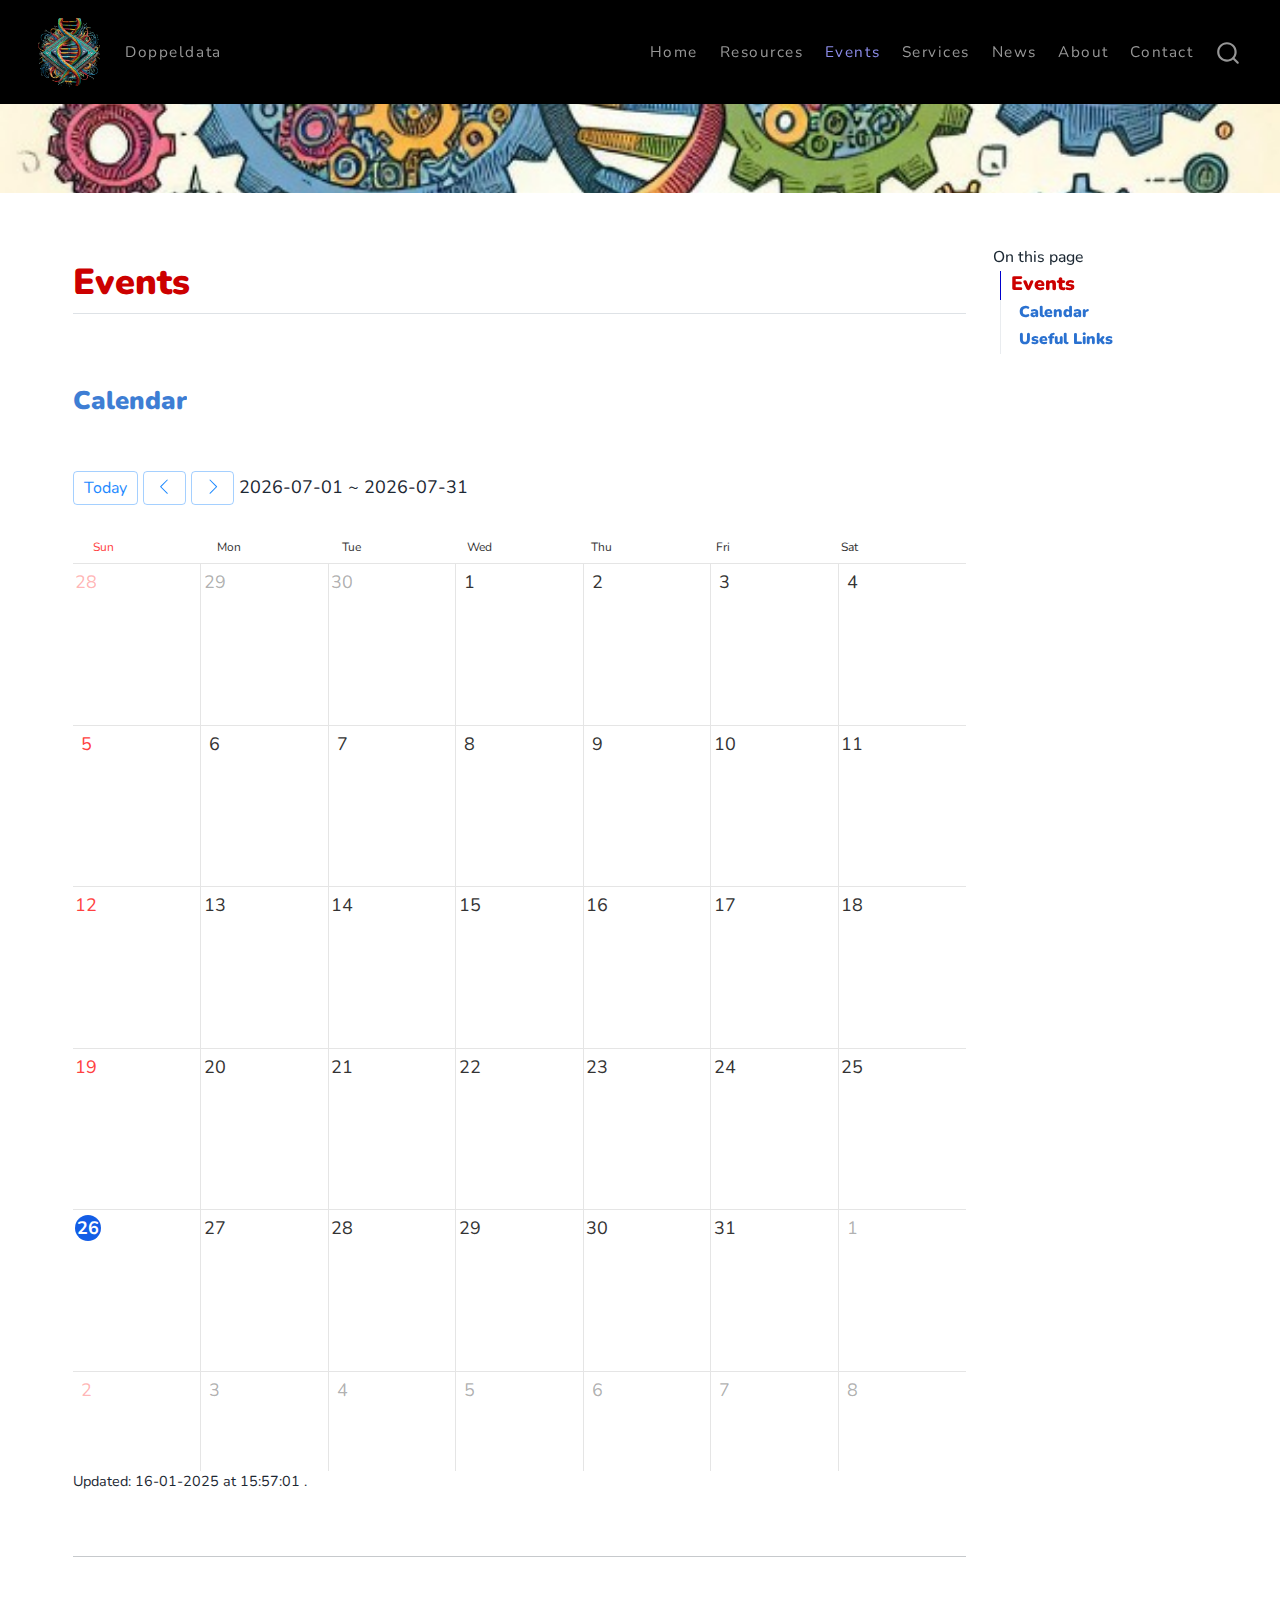
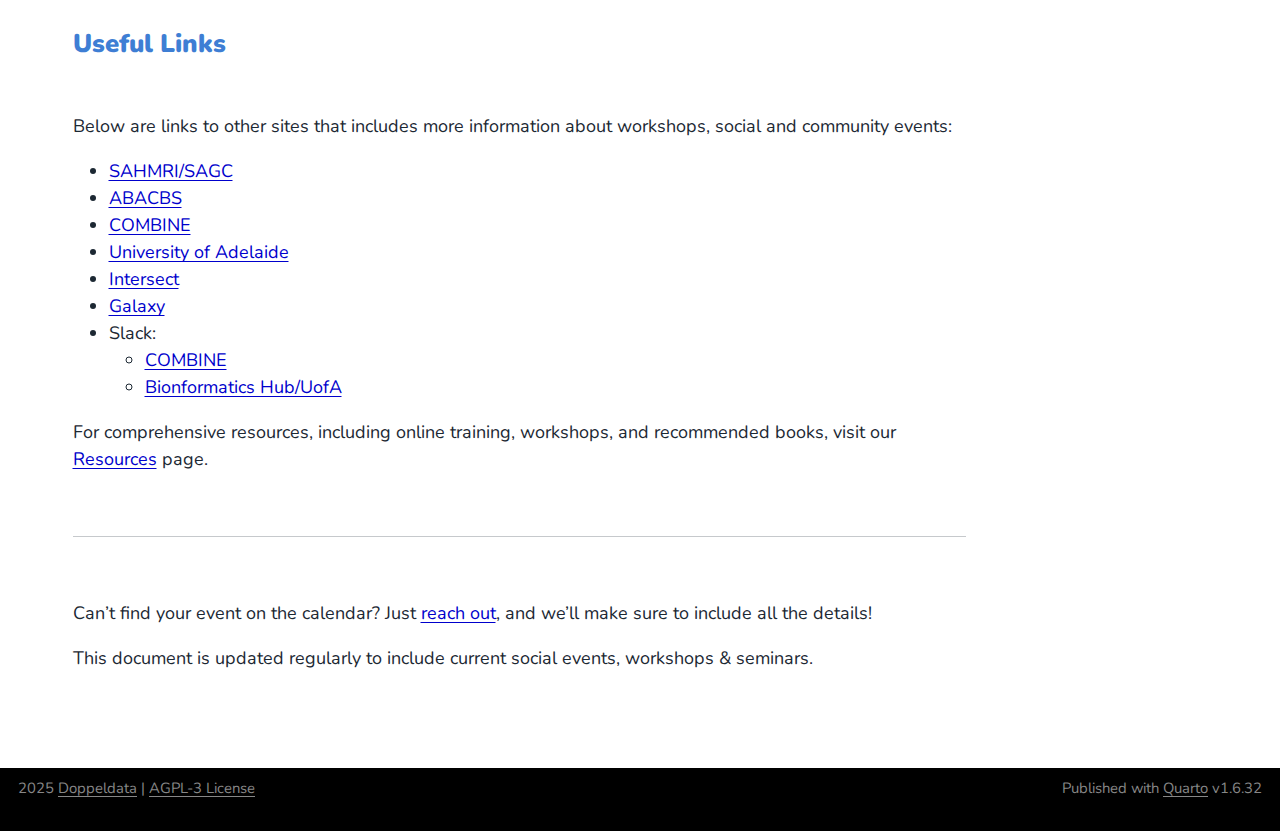
<file: docs/events/events.html>
<!DOCTYPE html>
<html xmlns="http://www.w3.org/1999/xhtml" lang="en" xml:lang="en"><head>

<meta charset="utf-8">
<meta name="generator" content="quarto-1.6.32">

<meta name="viewport" content="width=device-width, initial-scale=1.0, user-scalable=yes">


<title>Events</title>
<style>
code{white-space: pre-wrap;}
span.smallcaps{font-variant: small-caps;}
div.columns{display: flex; gap: min(4vw, 1.5em);}
div.column{flex: auto; overflow-x: auto;}
div.hanging-indent{margin-left: 1.5em; text-indent: -1.5em;}
ul.task-list{list-style: none;}
ul.task-list li input[type="checkbox"] {
  width: 0.8em;
  margin: 0 0.8em 0.2em -1em; /* quarto-specific, see https://github.com/quarto-dev/quarto-cli/issues/4556 */ 
  vertical-align: middle;
}
</style>


<script src="../site_libs/quarto-nav/quarto-nav.js"></script>
<script src="../site_libs/clipboard/clipboard.min.js"></script>
<script src="../site_libs/quarto-search/autocomplete.umd.js"></script>
<script src="../site_libs/quarto-search/fuse.min.js"></script>
<script src="../site_libs/quarto-search/quarto-search.js"></script>
<meta name="quarto:offset" content="../">
<link href="../assets/images/image3-Photoroom.png" rel="icon" type="image/png">
<script src="../site_libs/quarto-html/quarto.js"></script>
<script src="../site_libs/quarto-html/popper.min.js"></script>
<script src="../site_libs/quarto-html/tippy.umd.min.js"></script>
<script src="../site_libs/quarto-html/anchor.min.js"></script>
<link href="../site_libs/quarto-html/tippy.css" rel="stylesheet">
<link href="../site_libs/quarto-html/quarto-syntax-highlighting-1a2f9d04da23a7bade75d18bf8b2c3ce.css" rel="stylesheet" id="quarto-text-highlighting-styles">
<script src="../site_libs/bootstrap/bootstrap.min.js"></script>
<link href="../site_libs/bootstrap/bootstrap-icons.css" rel="stylesheet">
<link href="../site_libs/bootstrap/bootstrap-6e9cb641546f768768113a9f98577011.min.css" rel="stylesheet" append-hash="true" id="quarto-bootstrap" data-mode="light">
<script id="quarto-search-options" type="application/json">{
  "location": "navbar",
  "copy-button": false,
  "collapse-after": 3,
  "panel-placement": "end",
  "type": "overlay",
  "limit": 50,
  "keyboard-shortcut": [
    "f",
    "/",
    "s"
  ],
  "show-item-context": false,
  "language": {
    "search-no-results-text": "No results",
    "search-matching-documents-text": "matching documents",
    "search-copy-link-title": "Copy link to search",
    "search-hide-matches-text": "Hide additional matches",
    "search-more-match-text": "more match in this document",
    "search-more-matches-text": "more matches in this document",
    "search-clear-button-title": "Clear",
    "search-text-placeholder": "",
    "search-detached-cancel-button-title": "Cancel",
    "search-submit-button-title": "Submit",
    "search-label": "Search"
  }
}</script>
<script async="" src="https://www.googletagmanager.com/gtag/js?id=G-609K9474MX"></script>

<script type="text/javascript">

window.dataLayer = window.dataLayer || [];
function gtag(){dataLayer.push(arguments);}
gtag('js', new Date());
gtag('config', 'G-609K9474MX', { 'anonymize_ip': true});
</script>
<style>html{ scroll-behavior: smooth; }</style>
<style>

      .quarto-title-block .quarto-title-banner {
        background-image: url(../assets/images/h6qh5880_breaking_into_bioinformatics_1024x592_vo_banner.jpg);
background-size: cover;
      }
</style>
<link rel="preconnect" href="https://fonts.googleapis.com">
<link rel="preconnect" href="https://fonts.gstatic.com" crossorigin="">
<link href="https://fonts.googleapis.com/css2?family=Fira+Mono&amp;family=Nunito:ital,wght@0,400;0,500;0,600;1,400;1,500;1,600&amp;display=swap" rel="stylesheet">

<!-- Google tag (gtag.js) -->
<script async="" src="https://www.googletagmanager.com/gtag/js?id=G-609K9474MX"></script>
<script>
  window.dataLayer = window.dataLayer || [];
  function gtag(){dataLayer.push(arguments);}
  gtag('js', new Date());

  gtag('config', 'G-609K9474MX');
</script>
<script src="../site_libs/htmlwidgets-1.6.4/htmlwidgets.js"></script>
<script src="../site_libs/calendar-binding-0.3.4/calendar.js"></script>
<link href="../site_libs/bttn-0.2.4/bttn.min.css" rel="stylesheet">
<link href="../site_libs/pagedtable-1.1/css/pagedtable.css" rel="stylesheet">
<script src="../site_libs/pagedtable-1.1/js/pagedtable.js"></script>


</head>

<body class="nav-fixed">

<div id="quarto-search-results"></div>
  <header id="quarto-header" class="headroom fixed-top quarto-banner">
    <nav class="navbar navbar-expand-lg " data-bs-theme="dark">
      <div class="navbar-container container-fluid">
      <div class="navbar-brand-container mx-auto">
    <a href="../index.html" class="navbar-brand navbar-brand-logo">
    <img src="../assets/images/darwinlabs_transparant-Photoroom.png" alt="logo" class="navbar-logo">
    </a>
  </div>
            <div id="quarto-search" class="" title="Search"></div>
          <button class="navbar-toggler" type="button" data-bs-toggle="collapse" data-bs-target="#navbarCollapse" aria-controls="navbarCollapse" role="menu" aria-expanded="false" aria-label="Toggle navigation" onclick="if (window.quartoToggleHeadroom) { window.quartoToggleHeadroom(); }">
  <span class="navbar-toggler-icon"></span>
</button>
          <div class="collapse navbar-collapse" id="navbarCollapse">
            <ul class="navbar-nav navbar-nav-scroll me-auto">
  <li class="nav-item">
    <span class="nav-link">
<span class="menu-text">Doppeldata</span>
    </span>
  </li>  
</ul>
            <ul class="navbar-nav navbar-nav-scroll ms-auto">
  <li class="nav-item">
    <a class="nav-link" href="../index.html"> 
<span class="menu-text">Home</span></a>
  </li>  
  <li class="nav-item">
    <a class="nav-link" href="../resources/resources.html"> 
<span class="menu-text">Resources</span></a>
  </li>  
  <li class="nav-item">
    <a class="nav-link active" href="../events/events.html" aria-current="page"> 
<span class="menu-text">Events</span></a>
  </li>  
  <li class="nav-item">
    <a class="nav-link" href="../services/services.html"> 
<span class="menu-text">Services</span></a>
  </li>  
  <li class="nav-item">
    <a class="nav-link" href="../news/news.html"> 
<span class="menu-text">News</span></a>
  </li>  
  <li class="nav-item">
    <a class="nav-link" href="../about/about.html"> 
<span class="menu-text">About</span></a>
  </li>  
  <li class="nav-item">
    <a class="nav-link" href="../contact/contact.html"> 
<span class="menu-text">Contact</span></a>
  </li>  
</ul>
          </div> <!-- /navcollapse -->
            <div class="quarto-navbar-tools">
</div>
      </div> <!-- /container-fluid -->
    </nav>
</header>
<!-- content -->
<header id="title-block-header" class="quarto-title-block default page-columns page-full">
  <div class="quarto-title-banner page-columns page-full">
    <div class="quarto-title column-page-left">
      <h1 class="title">Events</h1>
                      </div>
  </div>
    
  
  <div class="quarto-title-meta column-page-left">

      
    
      
    </div>
    
  
  </header><div id="quarto-content" class="quarto-container page-columns page-rows-contents page-layout-full page-navbar">
<!-- sidebar -->
<!-- margin-sidebar -->
    <div id="quarto-margin-sidebar" class="sidebar margin-sidebar">
        <nav id="TOC" role="doc-toc" class="toc-active">
    <h2 id="toc-title">On this page</h2>
   
  <ul>
  <li><a href="#events" id="toc-events" class="nav-link active" data-scroll-target="#events"><span style="color: #cc0000; font-weight: bold"> <span class="large"><strong>Events</strong></span></span></a>
  <ul>
  <li><a href="#calendar" id="toc-calendar" class="nav-link" data-scroll-target="#calendar"><span style="color: #2a71d0; font-weight: bold"> <strong>Calendar</strong></span></a></li>
  <li><a href="#useful-links" id="toc-useful-links" class="nav-link" data-scroll-target="#useful-links"><span style="color: #2a71d0; font-weight: bold"> <strong>Useful Links</strong></span></a></li>
  </ul></li>
  </ul>
</nav>
    </div>
<!-- main -->
<main class="content quarto-banner-title-block column-page-left" id="quarto-document-content">






<style>
  /* Force hiding of the title */
  .pagelayout-title,
  .pagelayout-title h1,
  h1.pagetitle, /* Specific targeting for standalone titles */
  h1 {
    display: none !important;
    visibility: hidden !important;
    color: transparent !important;
  }
</style>
<section id="events" class="level2">
<h2 class="anchored" data-anchor-id="events"><span style="color: #cc0000; font-weight: bold"> <span class="large"><strong>Events</strong></span></span></h2>
<p><br></p>
<section id="calendar" class="level3">
<h3 class="anchored" data-anchor-id="calendar"><span style="color: #2a71d0; font-weight: bold"> <strong>Calendar</strong></span></h3>
<p><br></p>
<div class="cell">
<div class="cell-output-display">
<div class="toastui-calendar calendar html-widget" style="width:100%;height:1000px;">
<div id="htmlwidget-b070e9311ce9d84d2391_menu">
<span id="htmlwidget-b070e9311ce9d84d2391_menu_navi">
<button type="button" class="btn bttn-no-outline action-button" id="htmlwidget-b070e9311ce9d84d2391_today">Today</button>
<button type="button" class="btn bttn-no-outline action-button" id="htmlwidget-b070e9311ce9d84d2391_prev">
<i class="fa fa-chevron-left"></i>
</button>
<button type="button" class="btn bttn-no-outline action-button" id="htmlwidget-b070e9311ce9d84d2391_next">
<i class="fa fa-chevron-right"></i>
</button>
</span>
<span id="htmlwidget-b070e9311ce9d84d2391_renderRange" class="render-range"></span>
</div>
<br>
<div id="htmlwidget-b070e9311ce9d84d2391" style="width:100%;height:1000px;" class="calendar html-widget" width="100%" height="1000"></div>
</div>
<script type="application/json" data-for="htmlwidget-b070e9311ce9d84d2391">{"x":{"options":{"defaultView":"month","useDetailPopup":true,"useFormPopup":false,"isReadOnly":true,"usageStatistics":false},"schedules":[{"category":"time","dueDateClass":"","id":"schedulec55d01b7610424f07966a628","calendarId":"Intersect","title":"<a href='https://intersect.org.au/training/course/EXCEL201'>Beyond Basics: Conditionals and Visualisation in Excel<\/a>","body":"<a href='https://www.eventbrite.com.au/e/beyond-basics-conditionals-and-visualisation-in-excel-at-uoa-online-registration-943303755927'>Register here<\/a> Cost: free to Intersect (UniSA & UofA staff & students)  members","recurrenceRule":null,"start":"2024-10-23 9:30:00","end":"2024-10-23 12:30:00","location":"UOA Online","backgroundColor":"#fc6ca1","color":"white","borderColor":"#fc6ca1"},{"category":"time","dueDateClass":"","id":"schedulef025116ef33f57774f88830a","calendarId":"Intersect","title":"<a href='https://intersect.org.au/training/course/PYTHON205'>Introduction to Machine Learning using Python: Introduction & Linear Regression<\/a>","body":"<a href='https://www.eventbrite.com.au/e/introduction-to-machine-learning-using-python-introduction-linear-regression-at-unisa-online-registration-885302001117'>Register here<\/a> Cost: free to Intersect (UniSA & UofA staff & students)  members","recurrenceRule":null,"start":"2024-10-23 13:00:00","end":"2024-10-23 16:00:00","location":"UniSA (online)","backgroundColor":"#fc6ca1","color":"white","borderColor":"#fc6ca1"},{"category":"time","dueDateClass":"","id":"schedule7f95ff37f00f56b35fef80db","calendarId":"Intersect","title":"<a href='https://intersect.org.au/training/course/R210'>Exploring Chi-Square and correlation in R<\/a>","body":"<a href='https://www.eventbrite.com.au/e/exploring-chi-square-and-correlation-in-r-at-uoa-online-registration-943306363727'>Register here<\/a> Cost: free to Intersect (UniSA & UofA staff & students)  members","recurrenceRule":null,"start":"2024-10-25 9:30:00","end":"2024-10-25 12:30:00","location":"UOA Online","backgroundColor":"#fc6ca1","color":"white","borderColor":"#fc6ca1"},{"category":"time","dueDateClass":"","id":"schedulee0f103409b531b7d579c22c6","calendarId":"Intersect","title":"<a href='https://intersect.org.au/training/course/R211'>Traversing t tests in R<\/a>","body":"<a href='https://www.eventbrite.com.au/e/traversing-t-tests-in-r-at-uoa-online-registration-943310596387'>Register here<\/a> Cost: free to Intersect (UniSA & UofA staff & students)  members","recurrenceRule":null,"start":"2024-10-29 13:30:00","end":"2024-10-29 16:30:00","location":"UOA Online","backgroundColor":"#fc6ca1","color":"white","borderColor":"#fc6ca1"},{"category":"allday","dueDateClass":"","id":"schedule4d591aa5e7a4c31c088bbb5f","calendarId":"Intersect","title":"<a href='https://intersect.org.au/training/course/PYTHON206'>Introduction to Machine Learning using Python: Classification<\/a>","body":"<a href='https://intersect.org.au/meet-our-digital-research-analysts/'>Time TBD. Contact your local DRA for more information.  <\/a> Cost: free to Intersect (UniSA & UofA staff & students)  members","recurrenceRule":null,"start":"2024-10-30","end":"2024-10-30","location":"UniSA (online)","backgroundColor":"#fc6ca1","color":"white","borderColor":"#fc6ca1"},{"category":"allday","dueDateClass":"","id":"schedule16716e37f43bc7bcb2694939","calendarId":"Intersect","title":"<a href='https://intersect.org.au/training/course/R212'>Exploring ANOVAs in R<\/a>","body":"<a href='https://intersect.org.au/meet-our-digital-research-analysts/'>Time TBD. Contact your local DRA for more information.  <\/a> Cost: free to Intersect (UniSA & UofA staff & students)  members","recurrenceRule":null,"start":"2024-10-31","end":"2024-10-31","location":"UOA Online","backgroundColor":"#fc6ca1","color":"white","borderColor":"#fc6ca1"},{"category":"allday","dueDateClass":"","id":"schedulefb1e05ec53d71261681f8723","calendarId":"Intersect","title":"<a href='https://intersect.org.au/training/course/PYTHON207'>Introduction to Machine Learning using Python: SVM & Unsupervised Learning<\/a>","body":"<a href='https://intersect.org.au/meet-our-digital-research-analysts/'>Time TBD. Contact your local DRA for more information.  <\/a> Cost: free to Intersect (UniSA & UofA staff & students)  members","recurrenceRule":null,"start":"2024-11-07","end":"2024-11-07","location":"UniSA (online)","backgroundColor":"#fc6ca1","color":"white","borderColor":"#fc6ca1"},{"category":"allday","dueDateClass":"","id":"schedule073e6dca530634c9be08a06f","calendarId":"Intersect","title":"<a href='https://intersect.org.au/training/course/PYTHON203'>Data Manipulation and Visualisation in Python<\/a>","body":"<a href='https://intersect.org.au/meet-our-digital-research-analysts/'>Time TBD. Contact your local DRA for more information.  <\/a> Cost: free to Intersect (UniSA & UofA staff & students)  members","recurrenceRule":null,"start":"2024-11-07","end":"2024-11-07","location":"UOA Online","backgroundColor":"#fc6ca1","color":"white","borderColor":"#fc6ca1"},{"category":"allday","dueDateClass":"","id":"schedule2e758f422f8b305aed37e1fb","calendarId":"Intersect","title":"<a href='https://intersect.org.au/training/course/R205'>Introduction to Machine Learning using R: Introduction & Linear Regression<\/a>","body":"<a href='https://intersect.org.au/meet-our-digital-research-analysts/'>Time TBD. Contact your local DRA for more information.  <\/a> Cost: free to Intersect (UniSA & UofA staff & students)  members","recurrenceRule":null,"start":"2024-11-12","end":"2024-11-12","location":"UOA Online","backgroundColor":"#fc6ca1","color":"white","borderColor":"#fc6ca1"},{"category":"allday","dueDateClass":"","id":"scheduled05e19c0911ff8e40876c9b9","calendarId":"Intersect","title":"<a href='https://intersect.org.au/training/course/R206'>Introduction to Machine Learning using R: Classification<\/a>","body":"<a href='https://intersect.org.au/meet-our-digital-research-analysts/'>Time TBD. Contact your local DRA for more information.  <\/a> Cost: free to Intersect (UniSA & UofA staff & students)  members","recurrenceRule":null,"start":"2024-11-21","end":"2024-11-21","location":"UOA Online","backgroundColor":"#fc6ca1","color":"white","borderColor":"#fc6ca1"},{"category":"allday","dueDateClass":"","id":"schedule7772ba91f405b4407a731b52","calendarId":"Intersect","title":"<a href='https://intersect.org.au/training/course/R207'>Introduction to Machine Learning using R: SVM & Unsupervised Learning<\/a>","body":"<a href='https://intersect.org.au/meet-our-digital-research-analysts/'>Time TBD. Contact your local DRA for more information.  <\/a> Cost: free to Intersect (UniSA & UofA staff & students)  members","recurrenceRule":null,"start":"2024-11-27","end":"2024-11-27","location":"UOA Online","backgroundColor":"#fc6ca1","color":"white","borderColor":"#fc6ca1"},{"category":"allday","dueDateClass":"","id":"schedule8e901516d7ed27eed0117561","calendarId":"Intersect","title":"<a href='https://intersect.org.au/training/course/R101'>Learn to Program: R<\/a>","body":"<a href='https://intersect.org.au/meet-our-digital-research-analysts/'>Time TBD. Contact your local DRA for more information.  <\/a> Cost: free to Intersect (UniSA & UofA staff & students)  members","recurrenceRule":null,"start":"2024-12-03","end":"2024-12-03","location":"UOA Online","backgroundColor":"#fc6ca1","color":"white","borderColor":"#fc6ca1"},{"category":"allday","dueDateClass":"","id":"schedulefdf07bb03778fb8655fdd58b","calendarId":"Intersect","title":"<a href='https://intersect.org.au/training/course/EXCEL201'>Beyond Basics: Conditionals and Visualisation in Excel<\/a>","body":"<a href='https://intersect.org.au/meet-our-digital-research-analysts/'>Time TBD. Contact your local DRA for more information.  <\/a> Cost: free to Intersect (UniSA & UofA staff & students)  members","recurrenceRule":null,"start":"2024-12-06","end":"2024-12-06","location":"UOA Online","backgroundColor":"#fc6ca1","color":"white","borderColor":"#fc6ca1"},{"category":"time","dueDateClass":"","id":"schedule729f187174890368fb0aae45","calendarId":"SAGC","title":"<a href='https://sagc-scrnaseq-workshop.readthedocs.io'>single-cell RNA-seq<\/a>","body":"<a href='https://www.eventbrite.com.au/e/sagc-bioinformatics-workshop-single-cell-rna-seq-tickets-725913967217'>Register here<\/a> Cost: Paid : $100 non-student / $50 student","recurrenceRule":null,"start":"2023-11-02 9:30:00","end":"2023-11-02 16:00:00","location":"Room 4.50, The Braggs Building, The University of Adelaide (Main Campus) Victoria Drive Adelaide, SA 5005","backgroundColor":"#fc6ca1","color":"white","borderColor":"#fc6ca1"},{"category":"time","dueDateClass":"","id":"schedule37c3319e2ad885efecda6dcf","calendarId":"SAGC","title":"<a href='https://spatial-workshop-sagc.readthedocs.io'>Spatial Omics<\/a>","body":"<a href='https://www.eventbrite.com.au/e/sagc-bioinformatics-workshop-spatial-omics-full-day-tickets-865234087447'>Register here<\/a> Cost: Paid : $50 Students, $100 Regular","recurrenceRule":null,"start":"2024-05-09 9:00:00","end":"2024-05-09 17:00:00","location":"Level 1, Bradley Building, cnr North Terrace &, Morphett St, Adelaide SA 5000","backgroundColor":"#fc6ca1","color":"white","borderColor":"#fc6ca1"},{"category":"time","dueDateClass":"","id":"schedulefe6f7bd99d3fc9792f4369e8","calendarId":"SAGC","title":"<a href='https://sagc-bioinformatics.github.io/nextflow-vs-snakemake-2024'>Nextflow vs Snakemake<\/a>","body":"<a href='https://www.eventbrite.com.au/e/bioinformatics-workshop-nextflow-vs-snakemake-tickets-970243383077'>Register here<\/a> Cost: Paid : $50 Students, $100 Regular","recurrenceRule":null,"start":"2024-08-28 9:00:00","end":"2024-08-28 16:30:00","location":"Center for Cancer Biology, 8th Floor, UniSA Bradley Building, North Terrace","backgroundColor":"#fc6ca1","color":"white","borderColor":"#fc6ca1"},{"category":"time","dueDateClass":"","id":"schedule06d0b733b7116224ef238296","calendarId":"SAGC","title":"RNAseq analysis using nf-core (Full-day)","body":"<a href='https://www.eventbrite.com.au/e/sagc-bioinformatics-workshop-rnaseq-analysis-using-nf-core-full-day-tickets-1002745858857'>Register here<\/a> Cost: Paid : $50 Students, $100 Regular","recurrenceRule":null,"start":"2024-10-10 9:30:00","end":"2024-10-10 16:00:00","location":"Flinders University City Campus, Festival Tower (North Terrace)","backgroundColor":"#fc6ca1","color":"white","borderColor":"#fc6ca1"},{"category":"time","dueDateClass":"","id":"schedule32d4d5034a54fc5220762c24","calendarId":"SAGC","title":"<a href='https://www.eventbrite.com.au/e/special-seminar-announcing-the-sa-multiomics-framework-initiative-awardees-tickets-1037322317977'>Special Seminar: Announcing the SA Multiomics Framework Initiative Awardees<\/a>","body":"<a href='https://www.eventbrite.com.au/e/special-seminar-announcing-the-sa-multiomics-framework-initiative-awardees-tickets-1037322317977'>Register here<\/a> Cost: free  ","recurrenceRule":null,"start":"2024-11-06 15:30:00","end":"2024-11-06 17:00:00","location":"","backgroundColor":"#fdd653","color":"black","borderColor":"#fdd653"},{"category":"allday","dueDateClass":"","id":"schedulec29f0f4aff314e253e67ca0a","calendarId":"SAGC","title":"<a href='https://pacrimmeeting.com/'>PacRim Breast and Prostate Cancer Meeting Series<\/a>","body":"<a href='https://pacrimmeeting.com/'>Register here<\/a> Cost: Paid : Check website","recurrenceRule":null,"start":"2024-08-17","end":"2024-08-22","location":"Darwin","backgroundColor":"#79b5d1","color":"white","borderColor":"#79b5d1"},{"category":"allday","dueDateClass":"","id":"schedule29132f4fb07a2d0d65d19779","calendarId":"SAGC","title":"<a href='https://www.queenstownresearchweek.org/'>NZ Research Week<\/a>","body":"<a href='https://www.queenstownresearchweek.org/'>Register here<\/a> Cost: Paid : Check website","recurrenceRule":null,"start":"2024-08-31","end":"2024-09-05","location":"Queenstown,NZ","backgroundColor":"#79b5d1","color":"white","borderColor":"#79b5d1"},{"category":"allday","dueDateClass":"","id":"schedule433ed2e401b8614ab83bd44b","calendarId":"SAGC","title":"<a href='https://intlpagaustralia.org/24/'>PAG (International Plant and Animal Genomics) Australia<\/a>","body":"<a href='https://intlpagaustralia.org/24/'>Register here<\/a> Cost: Paid : Check website","recurrenceRule":null,"start":"2024-09-18","end":"2024-09-20","location":"Perth","backgroundColor":"#79b5d1","color":"white","borderColor":"#79b5d1"},{"category":"allday","dueDateClass":"","id":"schedule6debfb1a39ab960769feb54f","calendarId":"SAGC","title":"<a href='https://agtagenomics.org.au/conference/'>AGTA (Australian Genomic Technologies Association)<\/a>","body":"<a href='https://agtagenomics.org.au/conference/'>Register here<\/a> Cost: Paid : Check website","recurrenceRule":null,"start":"2024-10-13","end":"2024-10-16","location":"Cairns","backgroundColor":"#79b5d1","color":"white","borderColor":"#79b5d1"},{"category":"allday","dueDateClass":"","id":"schedule3f8c80ae5fe6f34ced48b107","calendarId":"Google","title":"<a href='https://www.agbt.org/'>AGBT (Advances in Genome Biology and Technology) General Meeting<\/a>","body":"<a href='https://www.agbt.org/'>Register here<\/a> Cost: Paid/Invited : Check website","recurrenceRule":null,"start":"2025-02-23","end":"2025-02-26","location":"Marco Island, FL, USA","backgroundColor":"#79b5d1","color":"white","borderColor":"#79b5d1"},{"category":"allday","dueDateClass":"","id":"schedulea3921c4e71c88c203ad61573","calendarId":"Google","title":"<a href='https://www.agbt.org/'>AGBT (Advances in Genome Biology and Technology) General Meeting<\/a>","body":"<a href='https://www.agbt.org/'>Register here<\/a> Cost: Paid/Invited : Check website","recurrenceRule":null,"start":"2026-02-23","end":"2026-02-26","location":"Marco Island, FL, USA","backgroundColor":"#79b5d1","color":"white","borderColor":"#79b5d1"},{"category":"allday","dueDateClass":"","id":"schedule0d06d0c6bb588db0e2184f8f","calendarId":"Google","title":"<a href='https://www.agbt.org/'>AGBT (Advances in Genome Biology and Technology) General Meeting<\/a>","body":"<a href='https://www.agbt.org/'>Register here<\/a> Cost: Paid/Invited : Check website","recurrenceRule":null,"start":"2027-03-01","end":"2027-03-04","location":"Orlando, FL, USA","backgroundColor":"#79b5d1","color":"white","borderColor":"#79b5d1"},{"category":"allday","dueDateClass":"","id":"schedule6a2afd4bf6a5a87448a4a971","calendarId":"Google","title":"<a href='https://www.agbt.org/events/agricultural-meeting-overview/'>AGBT (Advances in Genome Biology and Technology) Agricultural Meeting<\/a>","body":"<a href='https://www.agbt.org/events/agricultural-meeting-overview/'>Register here<\/a> Cost: Paid/Invited : Check website","recurrenceRule":null,"start":"2025-03-31","end":"2025-04-02","location":"Orlando, FL, USA","backgroundColor":"#79b5d1","color":"white","borderColor":"#79b5d1"},{"category":"allday","dueDateClass":"","id":"schedule3f2be3f86bbffb29d1d7f6ed","calendarId":"Google","title":"<a href='https://www.agbt.org/events/agricultural-meeting-overview/'>AGBT (Advances in Genome Biology and Technology) Agricultural Meeting<\/a>","body":"<a href='https://www.agbt.org/events/agricultural-meeting-overview/'>Register here<\/a> Cost: Paid/Invited : Check website","recurrenceRule":null,"start":"2026-04-12","end":"2026-04-15","location":"Marco Island, FL, USA","backgroundColor":"#79b5d1","color":"white","borderColor":"#79b5d1"},{"category":"allday","dueDateClass":"","id":"scheduleb3c8012d489ff7ecc113df1e","calendarId":"Google","title":"<a href='https://www.agbt.org/events/precision-health/'>AGBT (Advances in Genome Biology and Technology) Precision Health Meeting<\/a>","body":"<a href='https://www.agbt.org/events/precision-health/'>Register here<\/a> Cost: Paid/Invited : Check website","recurrenceRule":null,"start":"2025-03-31","end":"2025-02-26","location":"San Diego, CA, USA","backgroundColor":"#79b5d1","color":"white","borderColor":"#79b5d1"},{"category":"allday","dueDateClass":"","id":"scheduleee08a48da84a73e9f54affed","calendarId":"SAGC","title":"<a href='https://www.abacbs.org/conference'>ABACBS (Australian Bioinformatics and Computational Biology Society)<\/a>","body":"<a href='https://www.abacbs.org/conference'>Register here<\/a> Cost: Paid : Check website","recurrenceRule":null,"start":"2024-11-05","end":"2024-11-06","location":"Sydney","backgroundColor":"#79b5d1","color":"white","borderColor":"#79b5d1"},{"category":"allday","dueDateClass":"","id":"schedulee147d42be5cd536e79869581","calendarId":"SAGC","title":"<a href='https://www.immunology.org.au/'>ASI (Australian and New Zealand Society for Immunology)<\/a>","body":"<a href='https://www.immunology.org.au/'>Register here<\/a> Cost: Paid : Check website","recurrenceRule":null,"start":"2024-11-25","end":"2024-11-29","location":"Sydney","backgroundColor":"#79b5d1","color":"white","borderColor":"#79b5d1"},{"category":"allday","dueDateClass":"","id":"schedule2c09df48564631381eb4e614","calendarId":"SAGC","title":"<a href='https://www.lornegenome.org/'>Lorne Genome<\/a>","body":"<a href='https://www.lornegenome.org/'>Register here<\/a> Cost: Paid : Check website","recurrenceRule":null,"start":"2025-02-16","end":"2025-02-19","location":"Lorne","backgroundColor":"#79b5d1","color":"white","borderColor":"#79b5d1"},{"category":"allday","dueDateClass":"","id":"schedule109816052bfc44a1989256e4","calendarId":"SAGC","title":"<a href='https://ednaconference.com.au/'>EDNA (Environmental DNA Conference)<\/a>","body":"<a href='https://ednaconference.com.au/'>Register here<\/a> Cost: Paid : Check website","recurrenceRule":null,"start":"2025-02-18","end":"2025-02-21","location":"Wellington, NZ","backgroundColor":"#79b5d1","color":"white","borderColor":"#79b5d1"},{"category":"allday","dueDateClass":"","id":"schedule001d3ca1e33112c46eebd9bd","calendarId":"SAGC","title":"<a href='https://www.genemappersconference.org/'>Gene Mappers<\/a>","body":"<a href='https://www.genemappersconference.org/'>Register here<\/a> Cost: Paid : Check website","recurrenceRule":null,"start":"2024-08-19","end":"2024-08-21","location":"Christchurch, NZ","backgroundColor":"#79b5d1","color":"white","borderColor":"#79b5d1"},{"category":"allday","dueDateClass":"","id":"schedulee6eb43e26fefbaebac261cb0","calendarId":"SAGC","title":"<a href='https://www.singlecells.org.au/'>Oz Single Cell Conference<\/a>","body":"<a href='https://www.singlecells.org.au/'>Register here<\/a> Cost: Paid : Check website","recurrenceRule":null,"start":"2025-05-21","end":"2025-05-23","location":"Sydney","backgroundColor":"#79b5d1","color":"white","borderColor":"#79b5d1"},{"category":"allday","dueDateClass":"","id":"schedule7cc4561e79a55ecf3093d276","calendarId":"SAGC","title":"<a href='https://sa-genomics.com.au/events?hsLang=en-au'>Mucosal Immunology & MicrobiomeSymposium<\/a>","body":"<a href='https://sa-genomics.com.au/events?hsLang=en-au'>Register here<\/a> Cost: Paid : Check website","recurrenceRule":null,"start":"2025-05-20","end":"2025-05-23","location":"Noosa Heads","backgroundColor":"#79b5d1","color":"white","borderColor":"#79b5d1"},{"category":"allday","dueDateClass":"","id":"schedule252d000ad2fa60335aa000d4","calendarId":"Google","title":"<a href='https://www.ashg.org/meetings/'>American Society of Human Genetics<\/a>","body":"<a href='https://www.ashg.org/meetings/'>Register here<\/a> Cost: Paid : Check website","recurrenceRule":null,"start":"2024-11-05","end":"2024-11-09","location":"Denver, CO","backgroundColor":"#79b5d1","color":"white","borderColor":"#79b5d1"},{"category":"allday","dueDateClass":"","id":"schedule419171ab15dc40ba60368399","calendarId":"Google","title":"<a href='https://www.ashg.org/meetings/'>American Society of Human Genetics<\/a>","body":"<a href='https://www.ashg.org/meetings/'>Register here<\/a> Cost: Paid : Check website","recurrenceRule":null,"start":"2025-10-14","end":"2025-10-18","location":"Boston, MA","backgroundColor":"#79b5d1","color":"white","borderColor":"#79b5d1"},{"category":"allday","dueDateClass":"","id":"schedule6bb3f5555069a44d04cc3c97","calendarId":"Google","title":"<a href='https://www.ashg.org/meetings/'>American Society of Human Genetics<\/a>","body":"<a href='https://www.ashg.org/meetings/'>Register here<\/a> Cost: Paid : Check website","recurrenceRule":null,"start":"2026-10-20","end":"2026-10-24","location":"Montreal, Canada","backgroundColor":"#79b5d1","color":"white","borderColor":"#79b5d1"},{"category":"allday","dueDateClass":"","id":"scheduledd2165965f084d7818676aae","calendarId":"Google","title":"<a href='https://www.ashg.org/meetings/'>American Society of Human Genetics<\/a>","body":"<a href='https://www.ashg.org/meetings/'>Register here<\/a> Cost: Paid : Check website","recurrenceRule":null,"start":"2027-10-26","end":"2027-10-30","location":"Nashville, TN","backgroundColor":"#79b5d1","color":"white","borderColor":"#79b5d1"},{"category":"allday","dueDateClass":"","id":"schedule089063524862143788c00992","calendarId":"Google","title":"<a href='https://www.ashg.org/meetings/'>American Society of Human Genetics<\/a>","body":"<a href='https://www.ashg.org/meetings/'>Register here<\/a> Cost: Paid : Check website","recurrenceRule":null,"start":"2028-10-25","end":"2028-10-29","location":"San Diego, CA","backgroundColor":"#79b5d1","color":"white","borderColor":"#79b5d1"},{"category":"allday","dueDateClass":"","id":"scheduleb29232bfc6157d8a15d5d861","calendarId":"Google","title":"<a href='https://www.ashg.org/meetings/'>American Society of Human Genetics<\/a>","body":"<a href='https://www.ashg.org/meetings/'>Register here<\/a> Cost: Paid : Check website","recurrenceRule":null,"start":"2029-10-16","end":"2029-10-20","location":"Boston, MA","backgroundColor":"#79b5d1","color":"white","borderColor":"#79b5d1"},{"category":"allday","dueDateClass":"","id":"schedule7c31e4a90fc05d19ae471e84","calendarId":"Google","title":"<a href='https://www.ashg.org/meetings/'>American Society of Human Genetics<\/a>","body":"<a href='https://www.ashg.org/meetings/'>Register here<\/a> Cost: Paid : Check website","recurrenceRule":null,"start":"2030-10-22","end":"2030-10-26","location":"Los Angeles, CA","backgroundColor":"#79b5d1","color":"white","borderColor":"#79b5d1"},{"category":"allday","dueDateClass":"","id":"scheduleb9065fdadf5e5beb1b6c0360","calendarId":"Google","title":"<a href='https://www.ashg.org/meetings/'>American Society of Human Genetics<\/a>","body":"<a href='https://www.ashg.org/meetings/'>Register here<\/a> Cost: Paid : Check website","recurrenceRule":null,"start":"2031-10-21","end":"2031-10-25","location":"Montreal, Canada","backgroundColor":"#79b5d1","color":"white","borderColor":"#79b5d1"},{"category":"allday","dueDateClass":"","id":"schedule678aaca3edc30608c18a40ee","calendarId":"Google","title":"<a href='https://www.ashg.org/meetings/'>American Society of Human Genetics<\/a>","body":"<a href='https://www.ashg.org/meetings/'>Register here<\/a> Cost: Paid : Check website","recurrenceRule":null,"start":"2032-10-12","end":"2032-10-16","location":"San Diego, CA","backgroundColor":"#79b5d1","color":"white","borderColor":"#79b5d1"},{"category":"allday","dueDateClass":"","id":"schedule166608988cf41a61af61eb03","calendarId":"Google","title":"<a href='https://www.ashg.org/meetings/'>American Society of Human Genetics<\/a>","body":"<a href='https://www.ashg.org/meetings/'>Register here<\/a> Cost: Paid : Check website","recurrenceRule":null,"start":"2033-11-01","end":"2033-11-05","location":"Washington, DC","backgroundColor":"#79b5d1","color":"white","borderColor":"#79b5d1"},{"category":"time","dueDateClass":"","id":"schedule08a7c25fc1091f3923593fe3","calendarId":"CCB","title":"Adelaide Cancer Seminar Series","body":" Cost: free","recurrenceRule":"Every week","start":"2024-10-24 12:00:00","end":"2024-10-24 13:00:00","location":"University of South Australia (UniSA), Bradley Building, Room HB8-18","backgroundColor":"#fdd653","color":"black","borderColor":"#fdd653"},{"category":"time","dueDateClass":"","id":"scheduleeeaf2e70b7bc2ee2f897ef8e","calendarId":"CCB","title":"Adelaide Cancer Seminar Series","body":" Cost: free","recurrenceRule":"Every week","start":"2024-10-31 12:00:00","end":"2024-10-31 13:00:00","location":"University of South Australia (UniSA), Bradley Building, Room HB8-18","backgroundColor":"#fdd653","color":"black","borderColor":"#fdd653"},{"category":"time","dueDateClass":"","id":"schedule74cf09a48bd875b82fabc0e4","calendarId":"CCB","title":"Adelaide Cancer Seminar Series","body":" Cost: free","recurrenceRule":"Every week","start":"2024-11-07 12:00:00","end":"2024-11-07 13:00:00","location":"University of South Australia (UniSA), Bradley Building, Room HB8-18","backgroundColor":"#fdd653","color":"black","borderColor":"#fdd653"},{"category":"time","dueDateClass":"","id":"schedule87fc23b9502add1a51c52f87","calendarId":"CCB","title":"Adelaide Cancer Seminar Series","body":" Cost: free","recurrenceRule":"Every week","start":"2024-11-14 12:00:00","end":"2024-11-14 13:00:00","location":"University of South Australia (UniSA), Bradley Building, Room HB8-18","backgroundColor":"#fdd653","color":"black","borderColor":"#fdd653"},{"category":"time","dueDateClass":"","id":"schedule710b732d7efa33ad0273c278","calendarId":"CCB","title":"Adelaide Cancer Seminar Series","body":" Cost: free","recurrenceRule":"Every week","start":"2024-11-21 12:00:00","end":"2024-11-21 13:00:00","location":"University of South Australia (UniSA), Bradley Building, Room HB8-18","backgroundColor":"#fdd653","color":"black","borderColor":"#fdd653"},{"category":"time","dueDateClass":"","id":"schedule174456c6acf391ccea36f251","calendarId":"CCB","title":"Adelaide Cancer Seminar Series","body":" Cost: free","recurrenceRule":"Every week","start":"2024-11-28 12:00:00","end":"2024-11-28 13:00:00","location":"University of South Australia (UniSA), Bradley Building, Room HB8-18","backgroundColor":"#fdd653","color":"black","borderColor":"#fdd653"},{"category":"time","dueDateClass":"","id":"schedule3c146315fd0c688034d179ef","calendarId":"CCB","title":"Adelaide Cancer Seminar Series","body":" Cost: free","recurrenceRule":"Every week","start":"2024-12-05 12:00:00","end":"2024-12-05 13:00:00","location":"University of South Australia (UniSA), Bradley Building, Room HB8-18","backgroundColor":"#fdd653","color":"black","borderColor":"#fdd653"},{"category":"time","dueDateClass":"","id":"schedulefa0af1ed1ed45a957435563b","calendarId":"CCB","title":"Adelaide Cancer Seminar Series","body":" Cost: free","recurrenceRule":"Every week","start":"2024-12-12 12:00:00","end":"2024-12-12 13:00:00","location":"University of South Australia (UniSA), Bradley Building, Room HB8-18","backgroundColor":"#fdd653","color":"black","borderColor":"#fdd653"},{"category":"time","dueDateClass":"","id":"schedulee9745b8f8342e8cef9ae8756","calendarId":"CCB","title":"Adelaide Cancer Seminar Series","body":" Cost: free","recurrenceRule":"Every week","start":"2024-12-19 12:00:00","end":"2024-12-19 13:00:00","location":"University of South Australia (UniSA), Bradley Building, Room HB8-18","backgroundColor":"#fdd653","color":"black","borderColor":"#fdd653"},{"category":"time","dueDateClass":"","id":"schedule8dc9c045090b3a460e7c4ded","calendarId":"CCB","title":"Bioinformatics Meetings (Adelaide Community)","body":" Cost: free : Please email kapillman@gmail.com","recurrenceRule":"Every week","start":"2024-11-01 13:00:00","end":"2024-11-01 14:30:00","location":"CCB Level 9, HB9-24, Bradley Building, Bradley Lawson, cnr North Terrace &, Morphett St, Adelaide SA 5000, Australia","backgroundColor":"#fdd653","color":"black","borderColor":"#fdd653"},{"category":"time","dueDateClass":"","id":"schedule828c7f08a8a8b4629cacc9bb","calendarId":"CCB","title":"Bioinformatics Meetings (Adelaide Community)","body":" Cost: free : Please email kapillman@gmail.com","recurrenceRule":"Every week","start":"2024-11-08 13:00:00","end":"2024-11-08 14:30:00","location":"CCB Level 9, HB9-24, Bradley Building, Bradley Lawson, cnr North Terrace &, Morphett St, Adelaide SA 5000, Australia","backgroundColor":"#fdd653","color":"black","borderColor":"#fdd653"},{"category":"time","dueDateClass":"","id":"schedule11da88afb86106e8bf714c40","calendarId":"CCB","title":"Bioinformatics Meetings (Adelaide Community)","body":" Cost: free : Please email kapillman@gmail.com","recurrenceRule":"Every week","start":"2024-11-15 13:00:00","end":"2024-11-15 14:30:00","location":"CCB Level 9, HB9-24, Bradley Building, Bradley Lawson, cnr North Terrace &, Morphett St, Adelaide SA 5000, Australia","backgroundColor":"#fdd653","color":"black","borderColor":"#fdd653"},{"category":"time","dueDateClass":"","id":"scheduledd96f08d149a426446e25f3d","calendarId":"CCB","title":"Bioinformatics Meetings (Adelaide Community)","body":" Cost: free : Please email kapillman@gmail.com","recurrenceRule":"Every week","start":"2024-11-22 13:00:00","end":"2024-11-22 14:30:00","location":"CCB Level 9, HB9-24, Bradley Building, Bradley Lawson, cnr North Terrace &, Morphett St, Adelaide SA 5000, Australia","backgroundColor":"#fdd653","color":"black","borderColor":"#fdd653"},{"category":"time","dueDateClass":"","id":"schedule9069855b65e659f9ca8dca9e","calendarId":"CCB","title":"Bioinformatics Meetings (Adelaide Community)","body":" Cost: free : Please email kapillman@gmail.com","recurrenceRule":"Every week","start":"2024-11-29 13:00:00","end":"2024-11-29 14:30:00","location":"CCB Level 9, HB9-24, Bradley Building, Bradley Lawson, cnr North Terrace &, Morphett St, Adelaide SA 5000, Australia","backgroundColor":"#fdd653","color":"black","borderColor":"#fdd653"},{"category":"time","dueDateClass":"","id":"scheduleab6f32fa61b72737a16659ee","calendarId":"CCB","title":"Bioinformatics Meetings (Adelaide Community)","body":" Cost: free : Please email kapillman@gmail.com","recurrenceRule":"Every week","start":"2024-12-06 13:00:00","end":"2024-12-06 14:30:00","location":"CCB Level 9, HB9-24, Bradley Building, Bradley Lawson, cnr North Terrace &, Morphett St, Adelaide SA 5000, Australia","backgroundColor":"#fdd653","color":"black","borderColor":"#fdd653"},{"category":"time","dueDateClass":"","id":"scheduleb82be3245c923babc7b1d9e1","calendarId":"CCB","title":"Bioinformatics Meetings (Adelaide Community)","body":" Cost: free : Please email kapillman@gmail.com","recurrenceRule":"Every week","start":"2024-12-13 13:00:00","end":"2024-12-13 14:30:00","location":"CCB Level 9, HB9-24, Bradley Building, Bradley Lawson, cnr North Terrace &, Morphett St, Adelaide SA 5000, Australia","backgroundColor":"#fdd653","color":"black","borderColor":"#fdd653"},{"category":"time","dueDateClass":"","id":"scheduled12716e0619969a68a4a2ce3","calendarId":"CCB","title":"Bioinformatics Meetings (Adelaide Community)","body":" Cost: free : Please email kapillman@gmail.com","recurrenceRule":"Every week","start":"2024-12-20 13:00:00","end":"2024-12-20 14:30:00","location":"CCB Level 9, HB9-24, Bradley Building, Bradley Lawson, cnr North Terrace &, Morphett St, Adelaide SA 5000, Australia","backgroundColor":"#fdd653","color":"black","borderColor":"#fdd653"},{"category":"time","dueDateClass":"","id":"schedule3001ca1a346825e0053e1e3e","calendarId":"CCB","title":"Bioinformatics Meetings (Adelaide Community)","body":" Cost: free : Please email kapillman@gmail.com","recurrenceRule":"Every week","start":"2024-10-25 13:00:00","end":"2024-10-25 14:30:00","location":"CCB Level 9, HB9-24, Bradley Building, Bradley Lawson, cnr North Terrace &, Morphett St, Adelaide SA 5000, Australia","backgroundColor":"#fdd653","color":"black","borderColor":"#fdd653"}],"navigation":true,"events":[],"navigationOptions":{"today_label":"Today","prev_label":"<svg xmlns=\"http://www.w3.org/2000/svg\" viewbox=\"0 0 256 256\" class=\"phosphor-svg\" height=\"1.33em\" fill=\"currentColor\" style=\"vertical-align:-0.25em;\">\n  <path d=\"M164.24,203.76a6,6,0,1,1-8.48,8.48l-80-80a6,6,0,0,1,0-8.48l80-80a6,6,0,0,1,8.48,8.48L88.49,128Z\"><\/path>\n  <title>caret-left-light<\/title>\n<\/svg>","next_label":"<svg xmlns=\"http://www.w3.org/2000/svg\" viewbox=\"0 0 256 256\" class=\"phosphor-svg\" height=\"1.33em\" fill=\"currentColor\" style=\"vertical-align:-0.25em;\">\n  <path d=\"M180.24,132.24l-80,80a6,6,0,0,1-8.48-8.48L167.51,128,91.76,52.24a6,6,0,0,1,8.48-8.48l80,80A6,6,0,0,1,180.24,132.24Z\"><\/path>\n  <title>caret-right-light<\/title>\n<\/svg>","class":" bttn-bordered bttn-sm bttn-primary","fmt_date":"YYYY-MM-DD","sep_date":" ~ "}},"evals":[],"jsHooks":[]}</script>
</div>
</div>
<div class="small">
<p>Updated: 16-01-2025 at 15:57:01 .</p>
</div>
<p><br></p>
<hr>
<p><br></p>
</section>
<section id="useful-links" class="level3">
<h3 class="anchored" data-anchor-id="useful-links"><span style="color: #2a71d0; font-weight: bold"> <strong>Useful Links</strong></span></h3>
<p><br></p>
<p>Below are links to other sites that includes more information about workshops, social and community events:</p>
<ul>
<li><a href="https://sahmri.org.au/">SAHMRI/SAGC</a></li>
<li><a href="https://www.abacbs.org/">ABACBS</a></li>
<li><a href="https://www.combine.org.au/">COMBINE</a></li>
<li><a href="https://www.adelaide.edu.au/">University of Adelaide</a></li>
<li><a href="https://intersect.org.au/">Intersect</a></li>
<li><a href="https://training.galaxyproject.org">Galaxy</a></li>
<li>Slack:
<ul>
<li><a href="https://combine-au.slack.com/">COMBINE</a></li>
<li><a href="https://bioinformatics-hub.slack.com/">Bionformatics Hub/UofA</a></li>
</ul></li>
</ul>
<p>For comprehensive resources, including online training, workshops, and recommended books, visit our <a href="../resources/resources.html">Resources</a> page.</p>
<p><br></p>
<hr>
<p><br></p>
<p>Can’t find your event on the calendar? Just <a href="mailto:resources@doppeldata.au">reach out</a>, and we’ll make sure to include all the details!</p>
<p>This document is updated regularly to include current social events, workshops &amp; seminars.</p>


</section>
</section>

</main> <!-- /main -->
<script id="quarto-html-after-body" type="application/javascript">
window.document.addEventListener("DOMContentLoaded", function (event) {
  const toggleBodyColorMode = (bsSheetEl) => {
    const mode = bsSheetEl.getAttribute("data-mode");
    const bodyEl = window.document.querySelector("body");
    if (mode === "dark") {
      bodyEl.classList.add("quarto-dark");
      bodyEl.classList.remove("quarto-light");
    } else {
      bodyEl.classList.add("quarto-light");
      bodyEl.classList.remove("quarto-dark");
    }
  }
  const toggleBodyColorPrimary = () => {
    const bsSheetEl = window.document.querySelector("link#quarto-bootstrap");
    if (bsSheetEl) {
      toggleBodyColorMode(bsSheetEl);
    }
  }
  toggleBodyColorPrimary();  
  const icon = "";
  const anchorJS = new window.AnchorJS();
  anchorJS.options = {
    placement: 'right',
    icon: icon
  };
  anchorJS.add('.anchored');
  const isCodeAnnotation = (el) => {
    for (const clz of el.classList) {
      if (clz.startsWith('code-annotation-')) {                     
        return true;
      }
    }
    return false;
  }
  const onCopySuccess = function(e) {
    // button target
    const button = e.trigger;
    // don't keep focus
    button.blur();
    // flash "checked"
    button.classList.add('code-copy-button-checked');
    var currentTitle = button.getAttribute("title");
    button.setAttribute("title", "Copied!");
    let tooltip;
    if (window.bootstrap) {
      button.setAttribute("data-bs-toggle", "tooltip");
      button.setAttribute("data-bs-placement", "left");
      button.setAttribute("data-bs-title", "Copied!");
      tooltip = new bootstrap.Tooltip(button, 
        { trigger: "manual", 
          customClass: "code-copy-button-tooltip",
          offset: [0, -8]});
      tooltip.show();    
    }
    setTimeout(function() {
      if (tooltip) {
        tooltip.hide();
        button.removeAttribute("data-bs-title");
        button.removeAttribute("data-bs-toggle");
        button.removeAttribute("data-bs-placement");
      }
      button.setAttribute("title", currentTitle);
      button.classList.remove('code-copy-button-checked');
    }, 1000);
    // clear code selection
    e.clearSelection();
  }
  const getTextToCopy = function(trigger) {
      const codeEl = trigger.previousElementSibling.cloneNode(true);
      for (const childEl of codeEl.children) {
        if (isCodeAnnotation(childEl)) {
          childEl.remove();
        }
      }
      return codeEl.innerText;
  }
  const clipboard = new window.ClipboardJS('.code-copy-button:not([data-in-quarto-modal])', {
    text: getTextToCopy
  });
  clipboard.on('success', onCopySuccess);
  if (window.document.getElementById('quarto-embedded-source-code-modal')) {
    // For code content inside modals, clipBoardJS needs to be initialized with a container option
    // TODO: Check when it could be a function (https://github.com/zenorocha/clipboard.js/issues/860)
    const clipboardModal = new window.ClipboardJS('.code-copy-button[data-in-quarto-modal]', {
      text: getTextToCopy,
      container: window.document.getElementById('quarto-embedded-source-code-modal')
    });
    clipboardModal.on('success', onCopySuccess);
  }
    var localhostRegex = new RegExp(/^(?:http|https):\/\/localhost\:?[0-9]*\//);
    var mailtoRegex = new RegExp(/^mailto:/);
      var filterRegex = new RegExp("https:\/\/www\.doppeldata\.au\/");
    var isInternal = (href) => {
        return filterRegex.test(href) || localhostRegex.test(href) || mailtoRegex.test(href);
    }
    // Inspect non-navigation links and adorn them if external
 	var links = window.document.querySelectorAll('a[href]:not(.nav-link):not(.navbar-brand):not(.toc-action):not(.sidebar-link):not(.sidebar-item-toggle):not(.pagination-link):not(.no-external):not([aria-hidden]):not(.dropdown-item):not(.quarto-navigation-tool):not(.about-link)');
    for (var i=0; i<links.length; i++) {
      const link = links[i];
      if (!isInternal(link.href)) {
        // undo the damage that might have been done by quarto-nav.js in the case of
        // links that we want to consider external
        if (link.dataset.originalHref !== undefined) {
          link.href = link.dataset.originalHref;
        }
      }
    }
  function tippyHover(el, contentFn, onTriggerFn, onUntriggerFn) {
    const config = {
      allowHTML: true,
      maxWidth: 500,
      delay: 100,
      arrow: false,
      appendTo: function(el) {
          return el.parentElement;
      },
      interactive: true,
      interactiveBorder: 10,
      theme: 'quarto',
      placement: 'bottom-start',
    };
    if (contentFn) {
      config.content = contentFn;
    }
    if (onTriggerFn) {
      config.onTrigger = onTriggerFn;
    }
    if (onUntriggerFn) {
      config.onUntrigger = onUntriggerFn;
    }
    window.tippy(el, config); 
  }
  const noterefs = window.document.querySelectorAll('a[role="doc-noteref"]');
  for (var i=0; i<noterefs.length; i++) {
    const ref = noterefs[i];
    tippyHover(ref, function() {
      // use id or data attribute instead here
      let href = ref.getAttribute('data-footnote-href') || ref.getAttribute('href');
      try { href = new URL(href).hash; } catch {}
      const id = href.replace(/^#\/?/, "");
      const note = window.document.getElementById(id);
      if (note) {
        return note.innerHTML;
      } else {
        return "";
      }
    });
  }
  const xrefs = window.document.querySelectorAll('a.quarto-xref');
  const processXRef = (id, note) => {
    // Strip column container classes
    const stripColumnClz = (el) => {
      el.classList.remove("page-full", "page-columns");
      if (el.children) {
        for (const child of el.children) {
          stripColumnClz(child);
        }
      }
    }
    stripColumnClz(note)
    if (id === null || id.startsWith('sec-')) {
      // Special case sections, only their first couple elements
      const container = document.createElement("div");
      if (note.children && note.children.length > 2) {
        container.appendChild(note.children[0].cloneNode(true));
        for (let i = 1; i < note.children.length; i++) {
          const child = note.children[i];
          if (child.tagName === "P" && child.innerText === "") {
            continue;
          } else {
            container.appendChild(child.cloneNode(true));
            break;
          }
        }
        if (window.Quarto?.typesetMath) {
          window.Quarto.typesetMath(container);
        }
        return container.innerHTML
      } else {
        if (window.Quarto?.typesetMath) {
          window.Quarto.typesetMath(note);
        }
        return note.innerHTML;
      }
    } else {
      // Remove any anchor links if they are present
      const anchorLink = note.querySelector('a.anchorjs-link');
      if (anchorLink) {
        anchorLink.remove();
      }
      if (window.Quarto?.typesetMath) {
        window.Quarto.typesetMath(note);
      }
      // TODO in 1.5, we should make sure this works without a callout special case
      if (note.classList.contains("callout")) {
        return note.outerHTML;
      } else {
        return note.innerHTML;
      }
    }
  }
  for (var i=0; i<xrefs.length; i++) {
    const xref = xrefs[i];
    tippyHover(xref, undefined, function(instance) {
      instance.disable();
      let url = xref.getAttribute('href');
      let hash = undefined; 
      if (url.startsWith('#')) {
        hash = url;
      } else {
        try { hash = new URL(url).hash; } catch {}
      }
      if (hash) {
        const id = hash.replace(/^#\/?/, "");
        const note = window.document.getElementById(id);
        if (note !== null) {
          try {
            const html = processXRef(id, note.cloneNode(true));
            instance.setContent(html);
          } finally {
            instance.enable();
            instance.show();
          }
        } else {
          // See if we can fetch this
          fetch(url.split('#')[0])
          .then(res => res.text())
          .then(html => {
            const parser = new DOMParser();
            const htmlDoc = parser.parseFromString(html, "text/html");
            const note = htmlDoc.getElementById(id);
            if (note !== null) {
              const html = processXRef(id, note);
              instance.setContent(html);
            } 
          }).finally(() => {
            instance.enable();
            instance.show();
          });
        }
      } else {
        // See if we can fetch a full url (with no hash to target)
        // This is a special case and we should probably do some content thinning / targeting
        fetch(url)
        .then(res => res.text())
        .then(html => {
          const parser = new DOMParser();
          const htmlDoc = parser.parseFromString(html, "text/html");
          const note = htmlDoc.querySelector('main.content');
          if (note !== null) {
            // This should only happen for chapter cross references
            // (since there is no id in the URL)
            // remove the first header
            if (note.children.length > 0 && note.children[0].tagName === "HEADER") {
              note.children[0].remove();
            }
            const html = processXRef(null, note);
            instance.setContent(html);
          } 
        }).finally(() => {
          instance.enable();
          instance.show();
        });
      }
    }, function(instance) {
    });
  }
      let selectedAnnoteEl;
      const selectorForAnnotation = ( cell, annotation) => {
        let cellAttr = 'data-code-cell="' + cell + '"';
        let lineAttr = 'data-code-annotation="' +  annotation + '"';
        const selector = 'span[' + cellAttr + '][' + lineAttr + ']';
        return selector;
      }
      const selectCodeLines = (annoteEl) => {
        const doc = window.document;
        const targetCell = annoteEl.getAttribute("data-target-cell");
        const targetAnnotation = annoteEl.getAttribute("data-target-annotation");
        const annoteSpan = window.document.querySelector(selectorForAnnotation(targetCell, targetAnnotation));
        const lines = annoteSpan.getAttribute("data-code-lines").split(",");
        const lineIds = lines.map((line) => {
          return targetCell + "-" + line;
        })
        let top = null;
        let height = null;
        let parent = null;
        if (lineIds.length > 0) {
            //compute the position of the single el (top and bottom and make a div)
            const el = window.document.getElementById(lineIds[0]);
            top = el.offsetTop;
            height = el.offsetHeight;
            parent = el.parentElement.parentElement;
          if (lineIds.length > 1) {
            const lastEl = window.document.getElementById(lineIds[lineIds.length - 1]);
            const bottom = lastEl.offsetTop + lastEl.offsetHeight;
            height = bottom - top;
          }
          if (top !== null && height !== null && parent !== null) {
            // cook up a div (if necessary) and position it 
            let div = window.document.getElementById("code-annotation-line-highlight");
            if (div === null) {
              div = window.document.createElement("div");
              div.setAttribute("id", "code-annotation-line-highlight");
              div.style.position = 'absolute';
              parent.appendChild(div);
            }
            div.style.top = top - 2 + "px";
            div.style.height = height + 4 + "px";
            div.style.left = 0;
            let gutterDiv = window.document.getElementById("code-annotation-line-highlight-gutter");
            if (gutterDiv === null) {
              gutterDiv = window.document.createElement("div");
              gutterDiv.setAttribute("id", "code-annotation-line-highlight-gutter");
              gutterDiv.style.position = 'absolute';
              const codeCell = window.document.getElementById(targetCell);
              const gutter = codeCell.querySelector('.code-annotation-gutter');
              gutter.appendChild(gutterDiv);
            }
            gutterDiv.style.top = top - 2 + "px";
            gutterDiv.style.height = height + 4 + "px";
          }
          selectedAnnoteEl = annoteEl;
        }
      };
      const unselectCodeLines = () => {
        const elementsIds = ["code-annotation-line-highlight", "code-annotation-line-highlight-gutter"];
        elementsIds.forEach((elId) => {
          const div = window.document.getElementById(elId);
          if (div) {
            div.remove();
          }
        });
        selectedAnnoteEl = undefined;
      };
        // Handle positioning of the toggle
    window.addEventListener(
      "resize",
      throttle(() => {
        elRect = undefined;
        if (selectedAnnoteEl) {
          selectCodeLines(selectedAnnoteEl);
        }
      }, 10)
    );
    function throttle(fn, ms) {
    let throttle = false;
    let timer;
      return (...args) => {
        if(!throttle) { // first call gets through
            fn.apply(this, args);
            throttle = true;
        } else { // all the others get throttled
            if(timer) clearTimeout(timer); // cancel #2
            timer = setTimeout(() => {
              fn.apply(this, args);
              timer = throttle = false;
            }, ms);
        }
      };
    }
      // Attach click handler to the DT
      const annoteDls = window.document.querySelectorAll('dt[data-target-cell]');
      for (const annoteDlNode of annoteDls) {
        annoteDlNode.addEventListener('click', (event) => {
          const clickedEl = event.target;
          if (clickedEl !== selectedAnnoteEl) {
            unselectCodeLines();
            const activeEl = window.document.querySelector('dt[data-target-cell].code-annotation-active');
            if (activeEl) {
              activeEl.classList.remove('code-annotation-active');
            }
            selectCodeLines(clickedEl);
            clickedEl.classList.add('code-annotation-active');
          } else {
            // Unselect the line
            unselectCodeLines();
            clickedEl.classList.remove('code-annotation-active');
          }
        });
      }
  const findCites = (el) => {
    const parentEl = el.parentElement;
    if (parentEl) {
      const cites = parentEl.dataset.cites;
      if (cites) {
        return {
          el,
          cites: cites.split(' ')
        };
      } else {
        return findCites(el.parentElement)
      }
    } else {
      return undefined;
    }
  };
  var bibliorefs = window.document.querySelectorAll('a[role="doc-biblioref"]');
  for (var i=0; i<bibliorefs.length; i++) {
    const ref = bibliorefs[i];
    const citeInfo = findCites(ref);
    if (citeInfo) {
      tippyHover(citeInfo.el, function() {
        var popup = window.document.createElement('div');
        citeInfo.cites.forEach(function(cite) {
          var citeDiv = window.document.createElement('div');
          citeDiv.classList.add('hanging-indent');
          citeDiv.classList.add('csl-entry');
          var biblioDiv = window.document.getElementById('ref-' + cite);
          if (biblioDiv) {
            citeDiv.innerHTML = biblioDiv.innerHTML;
          }
          popup.appendChild(citeDiv);
        });
        return popup.innerHTML;
      });
    }
  }
});
</script>
</div> <!-- /content -->
<footer class="footer">
  <div class="nav-footer">
    <div class="nav-footer-left">
<p>2025 <a href="https://doppeldata.au">Doppeldata</a> | <a href="https://choosealicense.com/licenses/agpl-3.0/">AGPL-3 License</a></p>
</div>   
    <div class="nav-footer-center">
      &nbsp;
    </div>
    <div class="nav-footer-right">
<p>Published with <a href="https://quarto.org/">Quarto</a> v1.6.32
</p>
</div>
  </div>
</footer>




<script src="../site_libs/quarto-html/zenscroll-min.js"></script>
</body></html>
</file>
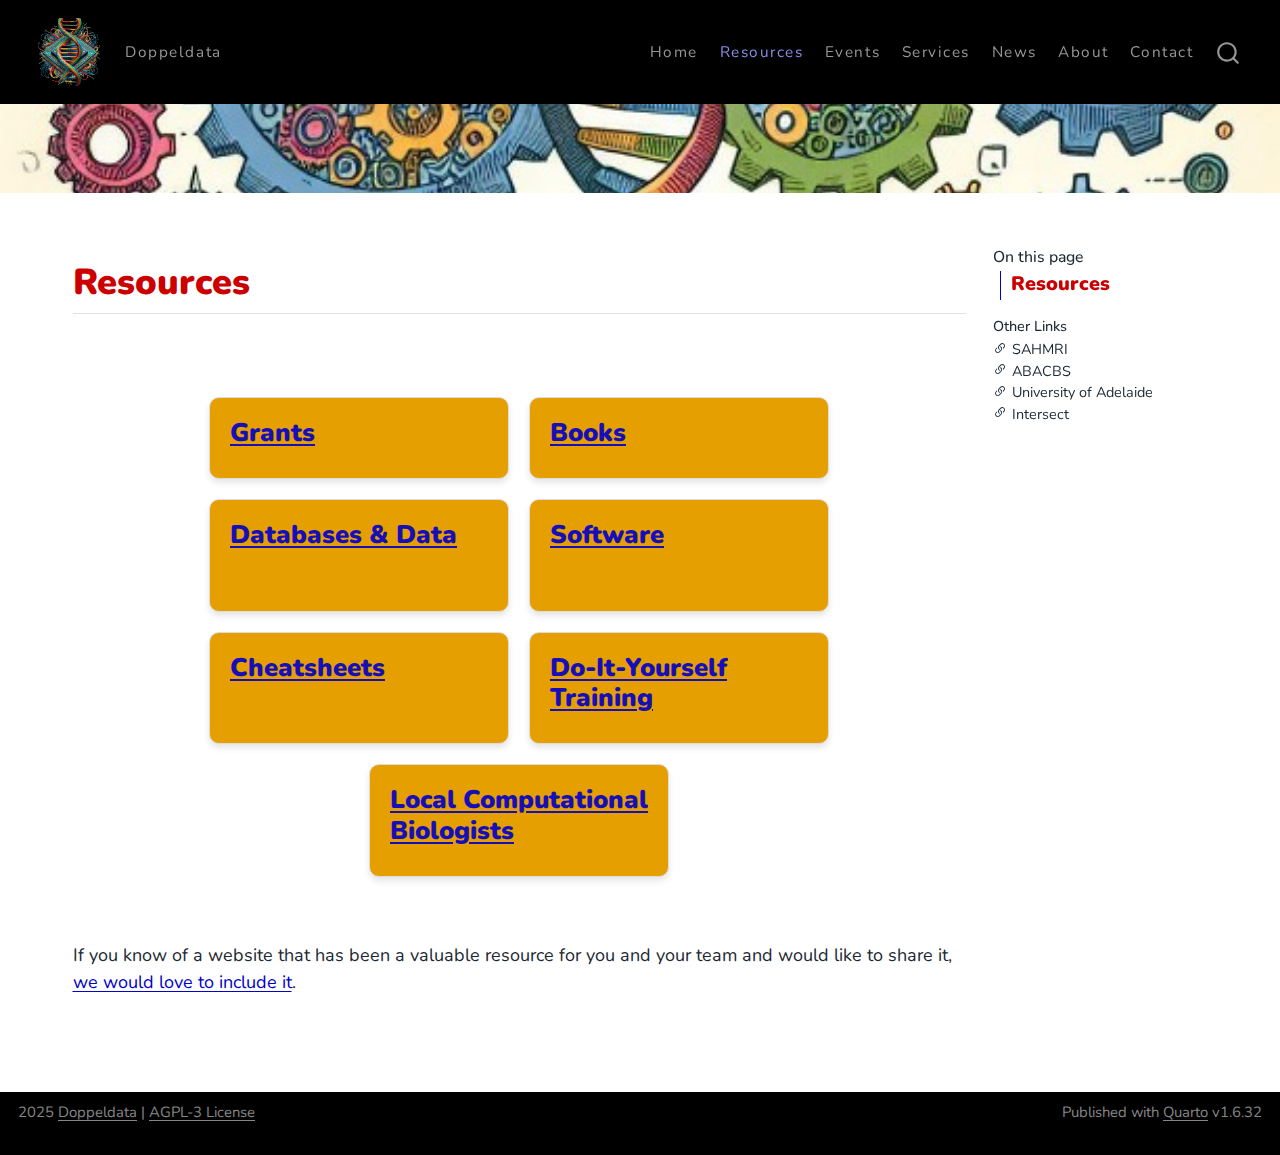
<file: docs/resources/resources.html>
<!DOCTYPE html>
<html xmlns="http://www.w3.org/1999/xhtml" lang="en" xml:lang="en"><head>

<meta charset="utf-8">
<meta name="generator" content="quarto-1.6.32">

<meta name="viewport" content="width=device-width, initial-scale=1.0, user-scalable=yes">


<title>Resources</title>
<style>
code{white-space: pre-wrap;}
span.smallcaps{font-variant: small-caps;}
div.columns{display: flex; gap: min(4vw, 1.5em);}
div.column{flex: auto; overflow-x: auto;}
div.hanging-indent{margin-left: 1.5em; text-indent: -1.5em;}
ul.task-list{list-style: none;}
ul.task-list li input[type="checkbox"] {
  width: 0.8em;
  margin: 0 0.8em 0.2em -1em; /* quarto-specific, see https://github.com/quarto-dev/quarto-cli/issues/4556 */ 
  vertical-align: middle;
}
</style>


<script src="../site_libs/quarto-nav/quarto-nav.js"></script>
<script src="../site_libs/clipboard/clipboard.min.js"></script>
<script src="../site_libs/quarto-search/autocomplete.umd.js"></script>
<script src="../site_libs/quarto-search/fuse.min.js"></script>
<script src="../site_libs/quarto-search/quarto-search.js"></script>
<meta name="quarto:offset" content="../">
<link href="../assets/images/image3-Photoroom.png" rel="icon" type="image/png">
<script src="../site_libs/quarto-html/quarto.js"></script>
<script src="../site_libs/quarto-html/popper.min.js"></script>
<script src="../site_libs/quarto-html/tippy.umd.min.js"></script>
<script src="../site_libs/quarto-html/anchor.min.js"></script>
<link href="../site_libs/quarto-html/tippy.css" rel="stylesheet">
<link href="../site_libs/quarto-html/quarto-syntax-highlighting-1a2f9d04da23a7bade75d18bf8b2c3ce.css" rel="stylesheet" id="quarto-text-highlighting-styles">
<script src="../site_libs/bootstrap/bootstrap.min.js"></script>
<link href="../site_libs/bootstrap/bootstrap-icons.css" rel="stylesheet">
<link href="../site_libs/bootstrap/bootstrap-6e9cb641546f768768113a9f98577011.min.css" rel="stylesheet" append-hash="true" id="quarto-bootstrap" data-mode="light">
<script id="quarto-search-options" type="application/json">{
  "location": "navbar",
  "copy-button": false,
  "collapse-after": 3,
  "panel-placement": "end",
  "type": "overlay",
  "limit": 50,
  "keyboard-shortcut": [
    "f",
    "/",
    "s"
  ],
  "show-item-context": false,
  "language": {
    "search-no-results-text": "No results",
    "search-matching-documents-text": "matching documents",
    "search-copy-link-title": "Copy link to search",
    "search-hide-matches-text": "Hide additional matches",
    "search-more-match-text": "more match in this document",
    "search-more-matches-text": "more matches in this document",
    "search-clear-button-title": "Clear",
    "search-text-placeholder": "",
    "search-detached-cancel-button-title": "Cancel",
    "search-submit-button-title": "Submit",
    "search-label": "Search"
  }
}</script>
<script async="" src="https://www.googletagmanager.com/gtag/js?id=G-G5JY4KFF9H"></script>

<script type="text/javascript">

window.dataLayer = window.dataLayer || [];
function gtag(){dataLayer.push(arguments);}
gtag('js', new Date());
gtag('config', 'G-G5JY4KFF9H', { 'anonymize_ip': true});
</script>
<style>html{ scroll-behavior: smooth; }</style>
<style>

      .quarto-title-block .quarto-title-banner {
        background-image: url(../assets/images/h6qh5880_breaking_into_bioinformatics_1024x592_vo_banner.jpg);
background-size: cover;
      }
</style>
<link rel="preconnect" href="https://fonts.googleapis.com">
<link rel="preconnect" href="https://fonts.gstatic.com" crossorigin="">
<link href="https://fonts.googleapis.com/css2?family=Fira+Mono&amp;family=Nunito:ital,wght@0,400;0,500;0,600;1,400;1,500;1,600&amp;display=swap" rel="stylesheet">

<!-- Google tag (gtag.js) -->
<script async="" src="https://www.googletagmanager.com/gtag/js?id=G-G5JY4KFF9H"></script>
<script>
  window.dataLayer = window.dataLayer || [];
  function gtag(){dataLayer.push(arguments);}
  gtag('js', new Date());

  gtag('config', 'G-G5JY4KFF9H');
</script>


</head>

<body class="nav-fixed">

<div id="quarto-search-results"></div>
  <header id="quarto-header" class="headroom fixed-top quarto-banner">
    <nav class="navbar navbar-expand-lg " data-bs-theme="dark">
      <div class="navbar-container container-fluid">
      <div class="navbar-brand-container mx-auto">
    <a href="../index.html" class="navbar-brand navbar-brand-logo">
    <img src="../assets/images/darwinlabs_transparant-Photoroom.png" alt="logo" class="navbar-logo">
    </a>
  </div>
            <div id="quarto-search" class="" title="Search"></div>
          <button class="navbar-toggler" type="button" data-bs-toggle="collapse" data-bs-target="#navbarCollapse" aria-controls="navbarCollapse" role="menu" aria-expanded="false" aria-label="Toggle navigation" onclick="if (window.quartoToggleHeadroom) { window.quartoToggleHeadroom(); }">
  <span class="navbar-toggler-icon"></span>
</button>
          <div class="collapse navbar-collapse" id="navbarCollapse">
            <ul class="navbar-nav navbar-nav-scroll me-auto">
  <li class="nav-item">
    <span class="nav-link">
<span class="menu-text">Doppeldata</span>
    </span>
  </li>  
</ul>
            <ul class="navbar-nav navbar-nav-scroll ms-auto">
  <li class="nav-item">
    <a class="nav-link" href="../index.html"> 
<span class="menu-text">Home</span></a>
  </li>  
  <li class="nav-item">
    <a class="nav-link active" href="../resources/resources.html" aria-current="page"> 
<span class="menu-text">Resources</span></a>
  </li>  
  <li class="nav-item">
    <a class="nav-link" href="../events/events.html"> 
<span class="menu-text">Events</span></a>
  </li>  
  <li class="nav-item">
    <a class="nav-link" href="../services/services.html"> 
<span class="menu-text">Services</span></a>
  </li>  
  <li class="nav-item">
    <a class="nav-link" href="../news/news.html"> 
<span class="menu-text">News</span></a>
  </li>  
  <li class="nav-item">
    <a class="nav-link" href="../about/about.html"> 
<span class="menu-text">About</span></a>
  </li>  
  <li class="nav-item">
    <a class="nav-link" href="../contact/contact.html"> 
<span class="menu-text">Contact</span></a>
  </li>  
</ul>
          </div> <!-- /navcollapse -->
            <div class="quarto-navbar-tools">
</div>
      </div> <!-- /container-fluid -->
    </nav>
</header>
<!-- content -->
<header id="title-block-header" class="quarto-title-block default page-columns page-full">
  <div class="quarto-title-banner page-columns page-full">
    <div class="quarto-title column-page-left">
      <h1 class="title">Resources</h1>
                      </div>
  </div>
    
  
  <div class="quarto-title-meta column-page-left">

      
    
      
    </div>
    
  
  </header><div id="quarto-content" class="quarto-container page-columns page-rows-contents page-layout-full page-navbar">
<!-- sidebar -->
<!-- margin-sidebar -->
    <div id="quarto-margin-sidebar" class="sidebar margin-sidebar">
        <nav id="TOC" role="doc-toc" class="toc-active">
    <h2 id="toc-title">On this page</h2>
   
  <ul>
  <li><a href="#resources" id="toc-resources" class="nav-link active" data-scroll-target="#resources"><span style="color: #cc0000; font-weight: bold"> <span class="large"><strong>Resources</strong></span></span></a></li>
  </ul>
<div class="quarto-other-links"><h2>Other Links</h2><ul><li><a href="https://sahmri.org.au/"><i class="bi bi-link-45deg"></i>SAHMRI</a></li><li><a href="https://www.abacbs.org/"><i class="bi bi-link-45deg"></i>ABACBS</a></li><li><a href="https://www.adelaide.edu.au/"><i class="bi bi-link-45deg"></i>University of Adelaide</a></li><li><a href="https://intersect.org.au/"><i class="bi bi-link-45deg"></i>Intersect</a></li></ul></div></nav>
    </div>
<!-- main -->
<main class="content quarto-banner-title-block column-page-left" id="quarto-document-content">






<style>
  /* Force hiding of the title */
  .pagelayout-title,
  .pagelayout-title h1,
  h1.pagetitle, /* Specific targeting for standalone titles */
  h1 {
    display: none !important;
    visibility: hidden !important;
    color: transparent !important;
  }
</style>
<section id="resources" class="level2">
<h2 class="anchored" data-anchor-id="resources"><span style="color: #cc0000; font-weight: bold"> <span class="large"><strong>Resources</strong></span></span></h2>
<p><br></p>
<style>
/* Card container styling */
.card-container {
  display: flex;
  flex-wrap: wrap;
  gap: 20px;
  justify-content: center;
  padding: 20px;
}

/* Individual card styling */
.card {
  border: 1px solid #ddd;
  border-radius: 10px;
  width: 300px;
  padding: 20px;
  box-shadow: 0 4px 6px rgba(0, 0, 0, 0.1);
  background-color: #E69F00;
  transition: transform 0.2s ease;
}

.card:hover {
  transform: scale(1.05);
}

.card h3 {
  margin-top: 0;
  color: #2a71d0;
}

.card p {
  margin: 5px 0;
}
</style>
<div class="card-container">
<div class="card">
<h3 class="anchored">
<a href="resources_grants.html"><strong>Grants</strong></a>
</h3>
</div>
<div class="card">
<h3 class="anchored">
<a href="resources_books.html"><strong>Books</strong></a>
</h3>
</div>
<div class="card">
<h3 class="anchored">
<a href="resources_databases.html"><strong>Databases &amp; Data</strong></a>
</h3>
</div>
<div class="card">
<h3 class="anchored">
<a href="resources_software.html"><strong>Software</strong></a>
</h3>
</div>
<div class="card">
<h3 class="anchored">
<a href="resources_cheatsheets.html"><strong>Cheatsheets</strong></a>
</h3>
</div>
<div class="card">
<h3 class="anchored">
<a href="resources_doityourself.html"><strong>Do-It-Yourself Training</strong></a>
</h3>
</div>
<div class="card">
<h3 class="anchored">
<a href="../contact/contact.html#adelaide-computational-biology-community.html"><strong>Local Computational Biologists</strong></a>
</h3>
</div>
</div>
<p><br></p>
<p>If you know of a website that has been a valuable resource for you and your team and would like to share it, <a href="mailto:resources@doppeldata.au">we would love to include it</a>.</p>


</section>

</main> <!-- /main -->
<script id="quarto-html-after-body" type="application/javascript">
window.document.addEventListener("DOMContentLoaded", function (event) {
  const toggleBodyColorMode = (bsSheetEl) => {
    const mode = bsSheetEl.getAttribute("data-mode");
    const bodyEl = window.document.querySelector("body");
    if (mode === "dark") {
      bodyEl.classList.add("quarto-dark");
      bodyEl.classList.remove("quarto-light");
    } else {
      bodyEl.classList.add("quarto-light");
      bodyEl.classList.remove("quarto-dark");
    }
  }
  const toggleBodyColorPrimary = () => {
    const bsSheetEl = window.document.querySelector("link#quarto-bootstrap");
    if (bsSheetEl) {
      toggleBodyColorMode(bsSheetEl);
    }
  }
  toggleBodyColorPrimary();  
  const icon = "";
  const anchorJS = new window.AnchorJS();
  anchorJS.options = {
    placement: 'right',
    icon: icon
  };
  anchorJS.add('.anchored');
  const isCodeAnnotation = (el) => {
    for (const clz of el.classList) {
      if (clz.startsWith('code-annotation-')) {                     
        return true;
      }
    }
    return false;
  }
  const onCopySuccess = function(e) {
    // button target
    const button = e.trigger;
    // don't keep focus
    button.blur();
    // flash "checked"
    button.classList.add('code-copy-button-checked');
    var currentTitle = button.getAttribute("title");
    button.setAttribute("title", "Copied!");
    let tooltip;
    if (window.bootstrap) {
      button.setAttribute("data-bs-toggle", "tooltip");
      button.setAttribute("data-bs-placement", "left");
      button.setAttribute("data-bs-title", "Copied!");
      tooltip = new bootstrap.Tooltip(button, 
        { trigger: "manual", 
          customClass: "code-copy-button-tooltip",
          offset: [0, -8]});
      tooltip.show();    
    }
    setTimeout(function() {
      if (tooltip) {
        tooltip.hide();
        button.removeAttribute("data-bs-title");
        button.removeAttribute("data-bs-toggle");
        button.removeAttribute("data-bs-placement");
      }
      button.setAttribute("title", currentTitle);
      button.classList.remove('code-copy-button-checked');
    }, 1000);
    // clear code selection
    e.clearSelection();
  }
  const getTextToCopy = function(trigger) {
      const codeEl = trigger.previousElementSibling.cloneNode(true);
      for (const childEl of codeEl.children) {
        if (isCodeAnnotation(childEl)) {
          childEl.remove();
        }
      }
      return codeEl.innerText;
  }
  const clipboard = new window.ClipboardJS('.code-copy-button:not([data-in-quarto-modal])', {
    text: getTextToCopy
  });
  clipboard.on('success', onCopySuccess);
  if (window.document.getElementById('quarto-embedded-source-code-modal')) {
    // For code content inside modals, clipBoardJS needs to be initialized with a container option
    // TODO: Check when it could be a function (https://github.com/zenorocha/clipboard.js/issues/860)
    const clipboardModal = new window.ClipboardJS('.code-copy-button[data-in-quarto-modal]', {
      text: getTextToCopy,
      container: window.document.getElementById('quarto-embedded-source-code-modal')
    });
    clipboardModal.on('success', onCopySuccess);
  }
    var localhostRegex = new RegExp(/^(?:http|https):\/\/localhost\:?[0-9]*\//);
    var mailtoRegex = new RegExp(/^mailto:/);
      var filterRegex = new RegExp("https:\/\/www\.doppeldata\.au\/");
    var isInternal = (href) => {
        return filterRegex.test(href) || localhostRegex.test(href) || mailtoRegex.test(href);
    }
    // Inspect non-navigation links and adorn them if external
 	var links = window.document.querySelectorAll('a[href]:not(.nav-link):not(.navbar-brand):not(.toc-action):not(.sidebar-link):not(.sidebar-item-toggle):not(.pagination-link):not(.no-external):not([aria-hidden]):not(.dropdown-item):not(.quarto-navigation-tool):not(.about-link)');
    for (var i=0; i<links.length; i++) {
      const link = links[i];
      if (!isInternal(link.href)) {
        // undo the damage that might have been done by quarto-nav.js in the case of
        // links that we want to consider external
        if (link.dataset.originalHref !== undefined) {
          link.href = link.dataset.originalHref;
        }
      }
    }
  function tippyHover(el, contentFn, onTriggerFn, onUntriggerFn) {
    const config = {
      allowHTML: true,
      maxWidth: 500,
      delay: 100,
      arrow: false,
      appendTo: function(el) {
          return el.parentElement;
      },
      interactive: true,
      interactiveBorder: 10,
      theme: 'quarto',
      placement: 'bottom-start',
    };
    if (contentFn) {
      config.content = contentFn;
    }
    if (onTriggerFn) {
      config.onTrigger = onTriggerFn;
    }
    if (onUntriggerFn) {
      config.onUntrigger = onUntriggerFn;
    }
    window.tippy(el, config); 
  }
  const noterefs = window.document.querySelectorAll('a[role="doc-noteref"]');
  for (var i=0; i<noterefs.length; i++) {
    const ref = noterefs[i];
    tippyHover(ref, function() {
      // use id or data attribute instead here
      let href = ref.getAttribute('data-footnote-href') || ref.getAttribute('href');
      try { href = new URL(href).hash; } catch {}
      const id = href.replace(/^#\/?/, "");
      const note = window.document.getElementById(id);
      if (note) {
        return note.innerHTML;
      } else {
        return "";
      }
    });
  }
  const xrefs = window.document.querySelectorAll('a.quarto-xref');
  const processXRef = (id, note) => {
    // Strip column container classes
    const stripColumnClz = (el) => {
      el.classList.remove("page-full", "page-columns");
      if (el.children) {
        for (const child of el.children) {
          stripColumnClz(child);
        }
      }
    }
    stripColumnClz(note)
    if (id === null || id.startsWith('sec-')) {
      // Special case sections, only their first couple elements
      const container = document.createElement("div");
      if (note.children && note.children.length > 2) {
        container.appendChild(note.children[0].cloneNode(true));
        for (let i = 1; i < note.children.length; i++) {
          const child = note.children[i];
          if (child.tagName === "P" && child.innerText === "") {
            continue;
          } else {
            container.appendChild(child.cloneNode(true));
            break;
          }
        }
        if (window.Quarto?.typesetMath) {
          window.Quarto.typesetMath(container);
        }
        return container.innerHTML
      } else {
        if (window.Quarto?.typesetMath) {
          window.Quarto.typesetMath(note);
        }
        return note.innerHTML;
      }
    } else {
      // Remove any anchor links if they are present
      const anchorLink = note.querySelector('a.anchorjs-link');
      if (anchorLink) {
        anchorLink.remove();
      }
      if (window.Quarto?.typesetMath) {
        window.Quarto.typesetMath(note);
      }
      // TODO in 1.5, we should make sure this works without a callout special case
      if (note.classList.contains("callout")) {
        return note.outerHTML;
      } else {
        return note.innerHTML;
      }
    }
  }
  for (var i=0; i<xrefs.length; i++) {
    const xref = xrefs[i];
    tippyHover(xref, undefined, function(instance) {
      instance.disable();
      let url = xref.getAttribute('href');
      let hash = undefined; 
      if (url.startsWith('#')) {
        hash = url;
      } else {
        try { hash = new URL(url).hash; } catch {}
      }
      if (hash) {
        const id = hash.replace(/^#\/?/, "");
        const note = window.document.getElementById(id);
        if (note !== null) {
          try {
            const html = processXRef(id, note.cloneNode(true));
            instance.setContent(html);
          } finally {
            instance.enable();
            instance.show();
          }
        } else {
          // See if we can fetch this
          fetch(url.split('#')[0])
          .then(res => res.text())
          .then(html => {
            const parser = new DOMParser();
            const htmlDoc = parser.parseFromString(html, "text/html");
            const note = htmlDoc.getElementById(id);
            if (note !== null) {
              const html = processXRef(id, note);
              instance.setContent(html);
            } 
          }).finally(() => {
            instance.enable();
            instance.show();
          });
        }
      } else {
        // See if we can fetch a full url (with no hash to target)
        // This is a special case and we should probably do some content thinning / targeting
        fetch(url)
        .then(res => res.text())
        .then(html => {
          const parser = new DOMParser();
          const htmlDoc = parser.parseFromString(html, "text/html");
          const note = htmlDoc.querySelector('main.content');
          if (note !== null) {
            // This should only happen for chapter cross references
            // (since there is no id in the URL)
            // remove the first header
            if (note.children.length > 0 && note.children[0].tagName === "HEADER") {
              note.children[0].remove();
            }
            const html = processXRef(null, note);
            instance.setContent(html);
          } 
        }).finally(() => {
          instance.enable();
          instance.show();
        });
      }
    }, function(instance) {
    });
  }
      let selectedAnnoteEl;
      const selectorForAnnotation = ( cell, annotation) => {
        let cellAttr = 'data-code-cell="' + cell + '"';
        let lineAttr = 'data-code-annotation="' +  annotation + '"';
        const selector = 'span[' + cellAttr + '][' + lineAttr + ']';
        return selector;
      }
      const selectCodeLines = (annoteEl) => {
        const doc = window.document;
        const targetCell = annoteEl.getAttribute("data-target-cell");
        const targetAnnotation = annoteEl.getAttribute("data-target-annotation");
        const annoteSpan = window.document.querySelector(selectorForAnnotation(targetCell, targetAnnotation));
        const lines = annoteSpan.getAttribute("data-code-lines").split(",");
        const lineIds = lines.map((line) => {
          return targetCell + "-" + line;
        })
        let top = null;
        let height = null;
        let parent = null;
        if (lineIds.length > 0) {
            //compute the position of the single el (top and bottom and make a div)
            const el = window.document.getElementById(lineIds[0]);
            top = el.offsetTop;
            height = el.offsetHeight;
            parent = el.parentElement.parentElement;
          if (lineIds.length > 1) {
            const lastEl = window.document.getElementById(lineIds[lineIds.length - 1]);
            const bottom = lastEl.offsetTop + lastEl.offsetHeight;
            height = bottom - top;
          }
          if (top !== null && height !== null && parent !== null) {
            // cook up a div (if necessary) and position it 
            let div = window.document.getElementById("code-annotation-line-highlight");
            if (div === null) {
              div = window.document.createElement("div");
              div.setAttribute("id", "code-annotation-line-highlight");
              div.style.position = 'absolute';
              parent.appendChild(div);
            }
            div.style.top = top - 2 + "px";
            div.style.height = height + 4 + "px";
            div.style.left = 0;
            let gutterDiv = window.document.getElementById("code-annotation-line-highlight-gutter");
            if (gutterDiv === null) {
              gutterDiv = window.document.createElement("div");
              gutterDiv.setAttribute("id", "code-annotation-line-highlight-gutter");
              gutterDiv.style.position = 'absolute';
              const codeCell = window.document.getElementById(targetCell);
              const gutter = codeCell.querySelector('.code-annotation-gutter');
              gutter.appendChild(gutterDiv);
            }
            gutterDiv.style.top = top - 2 + "px";
            gutterDiv.style.height = height + 4 + "px";
          }
          selectedAnnoteEl = annoteEl;
        }
      };
      const unselectCodeLines = () => {
        const elementsIds = ["code-annotation-line-highlight", "code-annotation-line-highlight-gutter"];
        elementsIds.forEach((elId) => {
          const div = window.document.getElementById(elId);
          if (div) {
            div.remove();
          }
        });
        selectedAnnoteEl = undefined;
      };
        // Handle positioning of the toggle
    window.addEventListener(
      "resize",
      throttle(() => {
        elRect = undefined;
        if (selectedAnnoteEl) {
          selectCodeLines(selectedAnnoteEl);
        }
      }, 10)
    );
    function throttle(fn, ms) {
    let throttle = false;
    let timer;
      return (...args) => {
        if(!throttle) { // first call gets through
            fn.apply(this, args);
            throttle = true;
        } else { // all the others get throttled
            if(timer) clearTimeout(timer); // cancel #2
            timer = setTimeout(() => {
              fn.apply(this, args);
              timer = throttle = false;
            }, ms);
        }
      };
    }
      // Attach click handler to the DT
      const annoteDls = window.document.querySelectorAll('dt[data-target-cell]');
      for (const annoteDlNode of annoteDls) {
        annoteDlNode.addEventListener('click', (event) => {
          const clickedEl = event.target;
          if (clickedEl !== selectedAnnoteEl) {
            unselectCodeLines();
            const activeEl = window.document.querySelector('dt[data-target-cell].code-annotation-active');
            if (activeEl) {
              activeEl.classList.remove('code-annotation-active');
            }
            selectCodeLines(clickedEl);
            clickedEl.classList.add('code-annotation-active');
          } else {
            // Unselect the line
            unselectCodeLines();
            clickedEl.classList.remove('code-annotation-active');
          }
        });
      }
  const findCites = (el) => {
    const parentEl = el.parentElement;
    if (parentEl) {
      const cites = parentEl.dataset.cites;
      if (cites) {
        return {
          el,
          cites: cites.split(' ')
        };
      } else {
        return findCites(el.parentElement)
      }
    } else {
      return undefined;
    }
  };
  var bibliorefs = window.document.querySelectorAll('a[role="doc-biblioref"]');
  for (var i=0; i<bibliorefs.length; i++) {
    const ref = bibliorefs[i];
    const citeInfo = findCites(ref);
    if (citeInfo) {
      tippyHover(citeInfo.el, function() {
        var popup = window.document.createElement('div');
        citeInfo.cites.forEach(function(cite) {
          var citeDiv = window.document.createElement('div');
          citeDiv.classList.add('hanging-indent');
          citeDiv.classList.add('csl-entry');
          var biblioDiv = window.document.getElementById('ref-' + cite);
          if (biblioDiv) {
            citeDiv.innerHTML = biblioDiv.innerHTML;
          }
          popup.appendChild(citeDiv);
        });
        return popup.innerHTML;
      });
    }
  }
});
</script>
</div> <!-- /content -->
<footer class="footer">
  <div class="nav-footer">
    <div class="nav-footer-left">
<p>2025 <a href="https://doppeldata.au">Doppeldata</a> | <a href="https://choosealicense.com/licenses/agpl-3.0/">AGPL-3 License</a></p>
</div>   
    <div class="nav-footer-center">
      &nbsp;
    </div>
    <div class="nav-footer-right">
<p>Published with <a href="https://quarto.org/">Quarto</a> v1.6.32
</p>
</div>
  </div>
</footer>




<script src="../site_libs/quarto-html/zenscroll-min.js"></script>
</body></html>
</file>
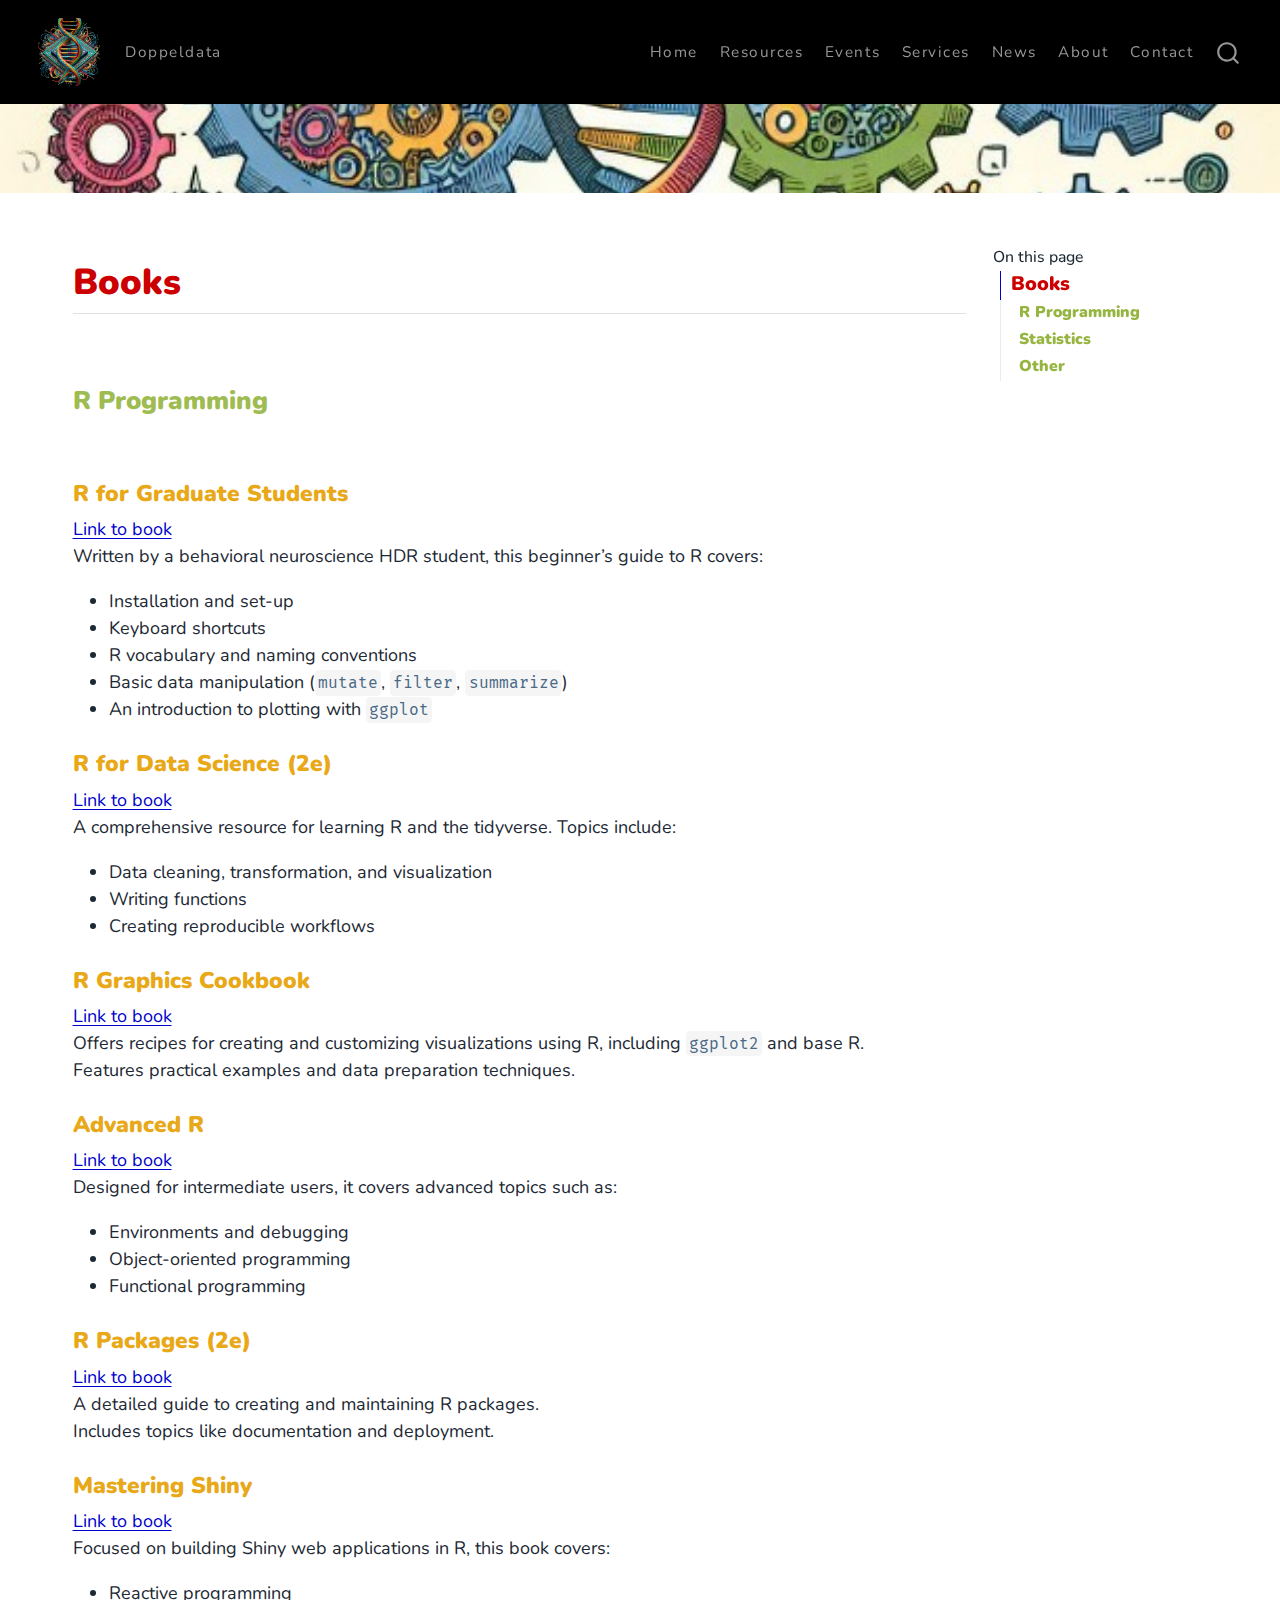
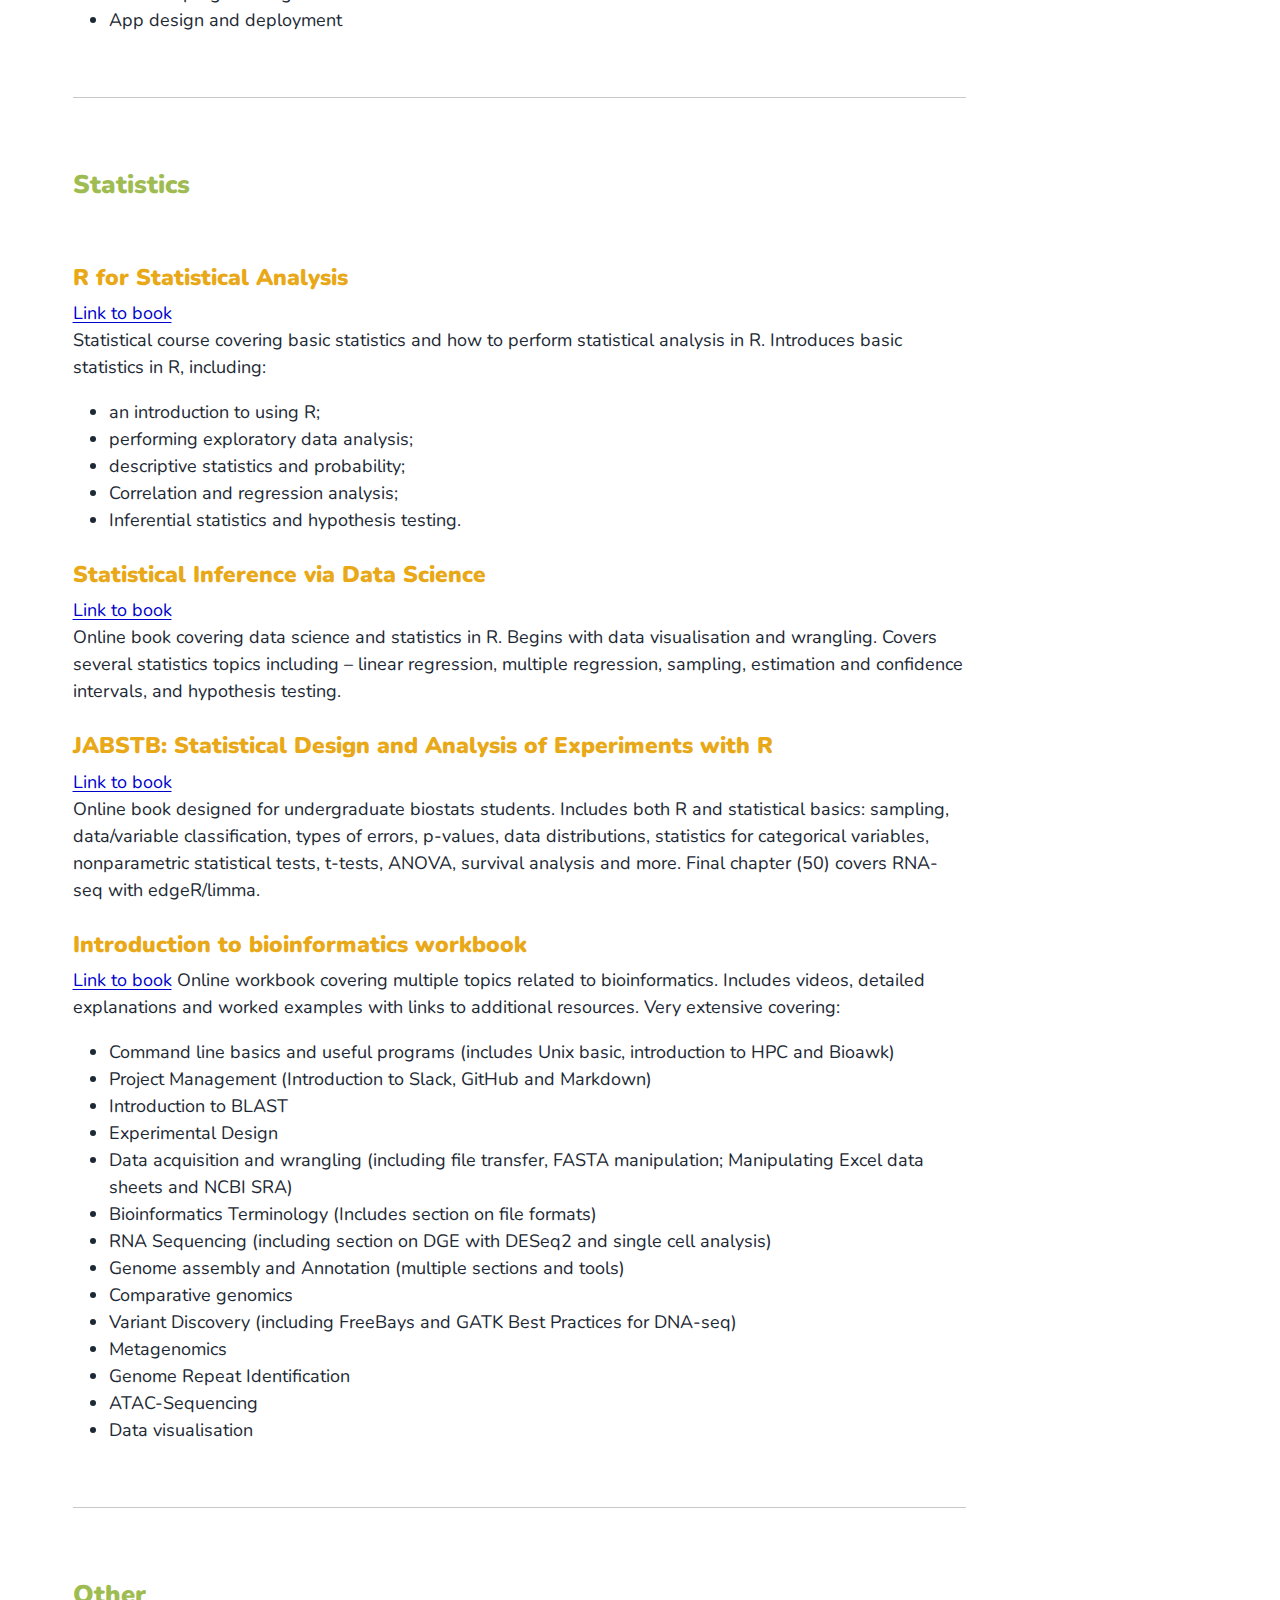
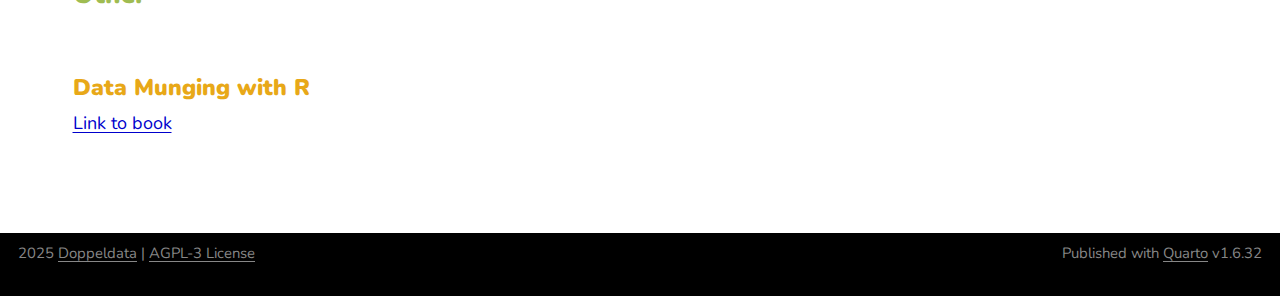
<file: docs/resources/resources_books.html>
<!DOCTYPE html>
<html xmlns="http://www.w3.org/1999/xhtml" lang="en" xml:lang="en"><head>

<meta charset="utf-8">
<meta name="generator" content="quarto-1.6.32">

<meta name="viewport" content="width=device-width, initial-scale=1.0, user-scalable=yes">


<title>Resources - Books</title>
<style>
code{white-space: pre-wrap;}
span.smallcaps{font-variant: small-caps;}
div.columns{display: flex; gap: min(4vw, 1.5em);}
div.column{flex: auto; overflow-x: auto;}
div.hanging-indent{margin-left: 1.5em; text-indent: -1.5em;}
ul.task-list{list-style: none;}
ul.task-list li input[type="checkbox"] {
  width: 0.8em;
  margin: 0 0.8em 0.2em -1em; /* quarto-specific, see https://github.com/quarto-dev/quarto-cli/issues/4556 */ 
  vertical-align: middle;
}
</style>


<script src="../site_libs/quarto-nav/quarto-nav.js"></script>
<script src="../site_libs/clipboard/clipboard.min.js"></script>
<script src="../site_libs/quarto-search/autocomplete.umd.js"></script>
<script src="../site_libs/quarto-search/fuse.min.js"></script>
<script src="../site_libs/quarto-search/quarto-search.js"></script>
<meta name="quarto:offset" content="../">
<link href="../assets/images/image3-Photoroom.png" rel="icon" type="image/png">
<script src="../site_libs/quarto-html/quarto.js"></script>
<script src="../site_libs/quarto-html/popper.min.js"></script>
<script src="../site_libs/quarto-html/tippy.umd.min.js"></script>
<script src="../site_libs/quarto-html/anchor.min.js"></script>
<link href="../site_libs/quarto-html/tippy.css" rel="stylesheet">
<link href="../site_libs/quarto-html/quarto-syntax-highlighting-1a2f9d04da23a7bade75d18bf8b2c3ce.css" rel="stylesheet" id="quarto-text-highlighting-styles">
<script src="../site_libs/bootstrap/bootstrap.min.js"></script>
<link href="../site_libs/bootstrap/bootstrap-icons.css" rel="stylesheet">
<link href="../site_libs/bootstrap/bootstrap-6e9cb641546f768768113a9f98577011.min.css" rel="stylesheet" append-hash="true" id="quarto-bootstrap" data-mode="light">
<script id="quarto-search-options" type="application/json">{
  "location": "navbar",
  "copy-button": false,
  "collapse-after": 3,
  "panel-placement": "end",
  "type": "overlay",
  "limit": 50,
  "keyboard-shortcut": [
    "f",
    "/",
    "s"
  ],
  "show-item-context": false,
  "language": {
    "search-no-results-text": "No results",
    "search-matching-documents-text": "matching documents",
    "search-copy-link-title": "Copy link to search",
    "search-hide-matches-text": "Hide additional matches",
    "search-more-match-text": "more match in this document",
    "search-more-matches-text": "more matches in this document",
    "search-clear-button-title": "Clear",
    "search-text-placeholder": "",
    "search-detached-cancel-button-title": "Cancel",
    "search-submit-button-title": "Submit",
    "search-label": "Search"
  }
}</script>
<script async="" src="https://www.googletagmanager.com/gtag/js?id=G-3BTXY8M06H"></script>

<script type="text/javascript">

window.dataLayer = window.dataLayer || [];
function gtag(){dataLayer.push(arguments);}
gtag('js', new Date());
gtag('config', 'G-3BTXY8M06H', { 'anonymize_ip': true});
</script>
<style>html{ scroll-behavior: smooth; }</style>
<style>

      .quarto-title-block .quarto-title-banner {
        background-image: url(../assets/images/h6qh5880_breaking_into_bioinformatics_1024x592_vo_banner.jpg);
background-size: cover;
      }
</style>
<link rel="preconnect" href="https://fonts.googleapis.com">
<link rel="preconnect" href="https://fonts.gstatic.com" crossorigin="">
<link href="https://fonts.googleapis.com/css2?family=Fira+Mono&amp;family=Nunito:ital,wght@0,400;0,500;0,600;1,400;1,500;1,600&amp;display=swap" rel="stylesheet">

<!-- Google tag (gtag.js) -->
<script async="" src="https://www.googletagmanager.com/gtag/js?id=G-3BTXY8M06H"></script>
<script>
  window.dataLayer = window.dataLayer || [];
  function gtag(){dataLayer.push(arguments);}
  gtag('js', new Date());

  gtag('config', 'G-3BTXY8M06H');
</script>


</head>

<body class="nav-fixed">

<div id="quarto-search-results"></div>
  <header id="quarto-header" class="headroom fixed-top quarto-banner">
    <nav class="navbar navbar-expand-lg " data-bs-theme="dark">
      <div class="navbar-container container-fluid">
      <div class="navbar-brand-container mx-auto">
    <a href="../index.html" class="navbar-brand navbar-brand-logo">
    <img src="../assets/images/darwinlabs_transparant-Photoroom.png" alt="logo" class="navbar-logo">
    </a>
  </div>
            <div id="quarto-search" class="" title="Search"></div>
          <button class="navbar-toggler" type="button" data-bs-toggle="collapse" data-bs-target="#navbarCollapse" aria-controls="navbarCollapse" role="menu" aria-expanded="false" aria-label="Toggle navigation" onclick="if (window.quartoToggleHeadroom) { window.quartoToggleHeadroom(); }">
  <span class="navbar-toggler-icon"></span>
</button>
          <div class="collapse navbar-collapse" id="navbarCollapse">
            <ul class="navbar-nav navbar-nav-scroll me-auto">
  <li class="nav-item">
    <span class="nav-link">
<span class="menu-text">Doppeldata</span>
    </span>
  </li>  
</ul>
            <ul class="navbar-nav navbar-nav-scroll ms-auto">
  <li class="nav-item">
    <a class="nav-link" href="../index.html"> 
<span class="menu-text">Home</span></a>
  </li>  
  <li class="nav-item">
    <a class="nav-link" href="../resources/resources.html"> 
<span class="menu-text">Resources</span></a>
  </li>  
  <li class="nav-item">
    <a class="nav-link" href="../events/events.html"> 
<span class="menu-text">Events</span></a>
  </li>  
  <li class="nav-item">
    <a class="nav-link" href="../services/services.html"> 
<span class="menu-text">Services</span></a>
  </li>  
  <li class="nav-item">
    <a class="nav-link" href="../news/news.html"> 
<span class="menu-text">News</span></a>
  </li>  
  <li class="nav-item">
    <a class="nav-link" href="../about/about.html"> 
<span class="menu-text">About</span></a>
  </li>  
  <li class="nav-item">
    <a class="nav-link" href="../contact/contact.html"> 
<span class="menu-text">Contact</span></a>
  </li>  
</ul>
          </div> <!-- /navcollapse -->
            <div class="quarto-navbar-tools">
</div>
      </div> <!-- /container-fluid -->
    </nav>
</header>
<!-- content -->
<header id="title-block-header" class="quarto-title-block default page-columns page-full">
  <div class="quarto-title-banner page-columns page-full">
    <div class="quarto-title column-page-left">
      <h1 class="title">Resources - Books</h1>
                      </div>
  </div>
    
  
  <div class="quarto-title-meta column-page-left">

      
    
      
    </div>
    
  
  </header><div id="quarto-content" class="quarto-container page-columns page-rows-contents page-layout-full page-navbar">
<!-- sidebar -->
<!-- margin-sidebar -->
    <div id="quarto-margin-sidebar" class="sidebar margin-sidebar">
        <nav id="TOC" role="doc-toc" class="toc-active">
    <h2 id="toc-title">On this page</h2>
   
  <ul>
  <li><a href="#books" id="toc-books" class="nav-link active" data-scroll-target="#books"><span style="color: #cc0000; font-weight: bold"> <span class="large"><strong>Books</strong></span></span></a>
  <ul>
  <li><a href="#r-programming" id="toc-r-programming" class="nav-link" data-scroll-target="#r-programming"><span style="color: #95b540; font-weight: bold"> <strong>R Programming</strong></span></a>
  <ul class="collapse">
  <li><a href="#r-for-graduate-students" id="toc-r-for-graduate-students" class="nav-link" data-scroll-target="#r-for-graduate-students"><span style="color: #E69F00; font-weight: bold"> <strong>R for Graduate Students</strong></span></a></li>
  <li><a href="#r-for-data-science-2e" id="toc-r-for-data-science-2e" class="nav-link" data-scroll-target="#r-for-data-science-2e"><span style="color: #E69F00; font-weight: bold"> <strong>R for Data Science (2e)</strong></span></a></li>
  <li><a href="#r-graphics-cookbook" id="toc-r-graphics-cookbook" class="nav-link" data-scroll-target="#r-graphics-cookbook"><span style="color: #E69F00; font-weight: bold"> <strong>R Graphics Cookbook</strong></span></a></li>
  <li><a href="#advanced-r" id="toc-advanced-r" class="nav-link" data-scroll-target="#advanced-r"><span style="color: #E69F00; font-weight: bold"> <strong>Advanced R</strong></span></a></li>
  <li><a href="#r-packages-2e" id="toc-r-packages-2e" class="nav-link" data-scroll-target="#r-packages-2e"><span style="color: #E69F00; font-weight: bold"> <strong>R Packages (2e)</strong></span></a></li>
  <li><a href="#mastering-shiny" id="toc-mastering-shiny" class="nav-link" data-scroll-target="#mastering-shiny"><span style="color: #E69F00; font-weight: bold"> <strong>Mastering Shiny</strong></span></a></li>
  </ul></li>
  <li><a href="#statistics" id="toc-statistics" class="nav-link" data-scroll-target="#statistics"><span style="color: #95b540; font-weight: bold"> <strong>Statistics</strong></span></a>
  <ul class="collapse">
  <li><a href="#r-for-statistical-analysis" id="toc-r-for-statistical-analysis" class="nav-link" data-scroll-target="#r-for-statistical-analysis"><span style="color: #E69F00; font-weight: bold"> <strong>R for Statistical Analysis</strong></span></a></li>
  <li><a href="#statistical-inference-via-data-science" id="toc-statistical-inference-via-data-science" class="nav-link" data-scroll-target="#statistical-inference-via-data-science"><span style="color: #E69F00; font-weight: bold"> <strong>Statistical Inference via Data Science</strong></span></a></li>
  <li><a href="#jabstb-statistical-design-and-analysis-of-experiments-with-r" id="toc-jabstb-statistical-design-and-analysis-of-experiments-with-r" class="nav-link" data-scroll-target="#jabstb-statistical-design-and-analysis-of-experiments-with-r"><span style="color: #E69F00; font-weight: bold"> <strong>JABSTB: Statistical Design and Analysis of Experiments with R</strong></span></a></li>
  <li><a href="#introduction-to-bioinformatics-workbook" id="toc-introduction-to-bioinformatics-workbook" class="nav-link" data-scroll-target="#introduction-to-bioinformatics-workbook"><span style="color: #E69F00; font-weight: bold"> <strong>Introduction to bioinformatics workbook</strong></span></a></li>
  </ul></li>
  <li><a href="#other" id="toc-other" class="nav-link" data-scroll-target="#other"><span style="color: #95b540; font-weight: bold"> <strong>Other</strong></span></a>
  <ul class="collapse">
  <li><a href="#data-munging-with-r" id="toc-data-munging-with-r" class="nav-link" data-scroll-target="#data-munging-with-r"><span style="color: #E69F00; font-weight: bold"> <strong>Data Munging with R</strong></span></a></li>
  </ul></li>
  </ul></li>
  </ul>
</nav>
    </div>
<!-- main -->
<main class="content quarto-banner-title-block column-page-left" id="quarto-document-content">






<style>
  /* Force hiding of the title */
  .pagelayout-title,
  .pagelayout-title h1,
  h1.pagetitle, /* Specific targeting for standalone titles */
  h1 {
    display: none !important;
    visibility: hidden !important;
    color: transparent !important;
  }
</style>
<section id="books" class="level2">
<h2 class="anchored" data-anchor-id="books"><span style="color: #cc0000; font-weight: bold"> <span class="large"><strong>Books</strong></span></span></h2>
<p><br></p>
<section id="r-programming" class="level3">
<h3 class="anchored" data-anchor-id="r-programming"><span style="color: #95b540; font-weight: bold"> <strong>R Programming</strong></span></h3>
<p><br></p>
<section id="r-for-graduate-students" class="level4">
<h4 class="anchored" data-anchor-id="r-for-graduate-students"><span style="color: #E69F00; font-weight: bold"> <strong>R for Graduate Students</strong></span></h4>
<p><a href="https://bookdown.org/yih_huynh/Guide-to-R-Book/how-to-use-this-guide.html">Link to book</a><br>
Written by a behavioral neuroscience HDR student, this beginner’s guide to R covers:</p>
<ul>
<li>Installation and set-up<br>
</li>
<li>Keyboard shortcuts<br>
</li>
<li>R vocabulary and naming conventions<br>
</li>
<li>Basic data manipulation (<code>mutate</code>, <code>filter</code>, <code>summarize</code>)<br>
</li>
<li>An introduction to plotting with <code>ggplot</code></li>
</ul>
</section>
<section id="r-for-data-science-2e" class="level4">
<h4 class="anchored" data-anchor-id="r-for-data-science-2e"><span style="color: #E69F00; font-weight: bold"> <strong>R for Data Science (2e)</strong></span></h4>
<p><a href="https://r4ds.hadley.nz/">Link to book</a><br>
A comprehensive resource for learning R and the tidyverse. Topics include:</p>
<ul>
<li>Data cleaning, transformation, and visualization<br>
</li>
<li>Writing functions<br>
</li>
<li>Creating reproducible workflows</li>
</ul>
</section>
<section id="r-graphics-cookbook" class="level4">
<h4 class="anchored" data-anchor-id="r-graphics-cookbook"><span style="color: #E69F00; font-weight: bold"> <strong>R Graphics Cookbook</strong></span></h4>
<p><a href="https://r-graphics.org/index.html">Link to book</a><br>
Offers recipes for creating and customizing visualizations using R, including <code>ggplot2</code> and base R.<br>
Features practical examples and data preparation techniques.</p>
</section>
<section id="advanced-r" class="level4">
<h4 class="anchored" data-anchor-id="advanced-r"><span style="color: #E69F00; font-weight: bold"> <strong>Advanced R</strong></span></h4>
<p><a href="https://adv-r.hadley.nz/index.html">Link to book</a><br>
Designed for intermediate users, it covers advanced topics such as:</p>
<ul>
<li>Environments and debugging<br>
</li>
<li>Object-oriented programming<br>
</li>
<li>Functional programming</li>
</ul>
</section>
<section id="r-packages-2e" class="level4">
<h4 class="anchored" data-anchor-id="r-packages-2e"><span style="color: #E69F00; font-weight: bold"> <strong>R Packages (2e)</strong></span></h4>
<p><a href="https://r-pkgs.org/">Link to book</a><br>
A detailed guide to creating and maintaining R packages.<br>
Includes topics like documentation and deployment.</p>
</section>
<section id="mastering-shiny" class="level4">
<h4 class="anchored" data-anchor-id="mastering-shiny"><span style="color: #E69F00; font-weight: bold"> <strong>Mastering Shiny</strong></span></h4>
<p><a href="https://mastering-shiny.org/">Link to book</a><br>
Focused on building Shiny web applications in R, this book covers:</p>
<ul>
<li>Reactive programming<br>
</li>
<li>App design and deployment</li>
</ul>
<p><br></p>
<hr>
<p><br></p>
</section>
</section>
<section id="statistics" class="level3">
<h3 class="anchored" data-anchor-id="statistics"><span style="color: #95b540; font-weight: bold"> <strong>Statistics</strong></span></h3>
<p><br></p>
<section id="r-for-statistical-analysis" class="level4">
<h4 class="anchored" data-anchor-id="r-for-statistical-analysis"><span style="color: #E69F00; font-weight: bold"> <strong>R for Statistical Analysis</strong></span></h4>
<p><a href="https://bookdown.org/siju_swamy/Stat_Lab/">Link to book</a><br>
Statistical course covering basic statistics and how to perform statistical analysis in R. Introduces basic statistics in R, including:</p>
<ul>
<li>an introduction to using R;</li>
<li>performing exploratory data analysis;</li>
<li>descriptive statistics and probability;</li>
<li>Correlation and regression analysis;</li>
<li>Inferential statistics and hypothesis testing.</li>
</ul>
</section>
<section id="statistical-inference-via-data-science" class="level4">
<h4 class="anchored" data-anchor-id="statistical-inference-via-data-science"><span style="color: #E69F00; font-weight: bold"> <strong>Statistical Inference via Data Science</strong></span></h4>
<p><a href="https://moderndive.com/v2/index.html">Link to book</a><br>
Online book covering data science and statistics in R. Begins with data visualisation and wrangling. Covers several statistics topics including – linear regression, multiple regression, sampling, estimation and confidence intervals, and hypothesis testing.</p>
</section>
<section id="jabstb-statistical-design-and-analysis-of-experiments-with-r" class="level4">
<h4 class="anchored" data-anchor-id="jabstb-statistical-design-and-analysis-of-experiments-with-r"><span style="color: #E69F00; font-weight: bold"> <strong>JABSTB: Statistical Design and Analysis of Experiments with R</strong></span></h4>
<p><a href="https://tjmurphy.github.io/jabstb/">Link to book</a><br>
Online book designed for undergraduate biostats students. Includes both R and statistical basics: sampling, data/variable classification, types of errors, p-values, data distributions, statistics for categorical variables, nonparametric statistical tests, t-tests, ANOVA, survival analysis and more. Final chapter (50) covers RNA-seq with edgeR/limma.</p>
</section>
<section id="introduction-to-bioinformatics-workbook" class="level4">
<h4 class="anchored" data-anchor-id="introduction-to-bioinformatics-workbook"><span style="color: #E69F00; font-weight: bold"> <strong>Introduction to bioinformatics workbook</strong></span></h4>
<p><a href="https://bioinformaticsworkbook.org/about.html#gsc.tab=0">Link to book</a> Online workbook covering multiple topics related to bioinformatics. Includes videos, detailed explanations and worked examples with links to additional resources. Very extensive covering:</p>
<ul>
<li>Command line basics and useful programs (includes Unix basic, introduction to HPC and Bioawk)</li>
<li>Project Management (Introduction to Slack, GitHub and Markdown)</li>
<li>Introduction to BLAST</li>
<li>Experimental Design</li>
<li>Data acquisition and wrangling (including file transfer, FASTA manipulation; Manipulating Excel data sheets and NCBI SRA)</li>
<li>Bioinformatics Terminology (Includes section on file formats)</li>
<li>RNA Sequencing (including section on DGE with DESeq2 and single cell analysis)</li>
<li>Genome assembly and Annotation (multiple sections and tools)</li>
<li>Comparative genomics</li>
<li>Variant Discovery (including FreeBays and GATK Best Practices for DNA-seq)</li>
<li>Metagenomics</li>
<li>Genome Repeat Identification</li>
<li>ATAC-Sequencing</li>
<li>Data visualisation</li>
</ul>
<p><br></p>
<hr>
<p><br></p>
</section>
</section>
<section id="other" class="level3">
<h3 class="anchored" data-anchor-id="other"><span style="color: #95b540; font-weight: bold"> <strong>Other</strong></span></h3>
<p><br></p>
<section id="data-munging-with-r" class="level4">
<h4 class="anchored" data-anchor-id="data-munging-with-r"><span style="color: #E69F00; font-weight: bold"> <strong>Data Munging with R</strong></span></h4>
<p><a href="https://www.manning.com/books/beyond-spreadsheets-with-r?a_aid=datamungingwithr&amp;a_bid=1dc44480">Link to book</a></p>


</section>
</section>
</section>

</main> <!-- /main -->
<script id="quarto-html-after-body" type="application/javascript">
window.document.addEventListener("DOMContentLoaded", function (event) {
  const toggleBodyColorMode = (bsSheetEl) => {
    const mode = bsSheetEl.getAttribute("data-mode");
    const bodyEl = window.document.querySelector("body");
    if (mode === "dark") {
      bodyEl.classList.add("quarto-dark");
      bodyEl.classList.remove("quarto-light");
    } else {
      bodyEl.classList.add("quarto-light");
      bodyEl.classList.remove("quarto-dark");
    }
  }
  const toggleBodyColorPrimary = () => {
    const bsSheetEl = window.document.querySelector("link#quarto-bootstrap");
    if (bsSheetEl) {
      toggleBodyColorMode(bsSheetEl);
    }
  }
  toggleBodyColorPrimary();  
  const icon = "";
  const anchorJS = new window.AnchorJS();
  anchorJS.options = {
    placement: 'right',
    icon: icon
  };
  anchorJS.add('.anchored');
  const isCodeAnnotation = (el) => {
    for (const clz of el.classList) {
      if (clz.startsWith('code-annotation-')) {                     
        return true;
      }
    }
    return false;
  }
  const onCopySuccess = function(e) {
    // button target
    const button = e.trigger;
    // don't keep focus
    button.blur();
    // flash "checked"
    button.classList.add('code-copy-button-checked');
    var currentTitle = button.getAttribute("title");
    button.setAttribute("title", "Copied!");
    let tooltip;
    if (window.bootstrap) {
      button.setAttribute("data-bs-toggle", "tooltip");
      button.setAttribute("data-bs-placement", "left");
      button.setAttribute("data-bs-title", "Copied!");
      tooltip = new bootstrap.Tooltip(button, 
        { trigger: "manual", 
          customClass: "code-copy-button-tooltip",
          offset: [0, -8]});
      tooltip.show();    
    }
    setTimeout(function() {
      if (tooltip) {
        tooltip.hide();
        button.removeAttribute("data-bs-title");
        button.removeAttribute("data-bs-toggle");
        button.removeAttribute("data-bs-placement");
      }
      button.setAttribute("title", currentTitle);
      button.classList.remove('code-copy-button-checked');
    }, 1000);
    // clear code selection
    e.clearSelection();
  }
  const getTextToCopy = function(trigger) {
      const codeEl = trigger.previousElementSibling.cloneNode(true);
      for (const childEl of codeEl.children) {
        if (isCodeAnnotation(childEl)) {
          childEl.remove();
        }
      }
      return codeEl.innerText;
  }
  const clipboard = new window.ClipboardJS('.code-copy-button:not([data-in-quarto-modal])', {
    text: getTextToCopy
  });
  clipboard.on('success', onCopySuccess);
  if (window.document.getElementById('quarto-embedded-source-code-modal')) {
    // For code content inside modals, clipBoardJS needs to be initialized with a container option
    // TODO: Check when it could be a function (https://github.com/zenorocha/clipboard.js/issues/860)
    const clipboardModal = new window.ClipboardJS('.code-copy-button[data-in-quarto-modal]', {
      text: getTextToCopy,
      container: window.document.getElementById('quarto-embedded-source-code-modal')
    });
    clipboardModal.on('success', onCopySuccess);
  }
    var localhostRegex = new RegExp(/^(?:http|https):\/\/localhost\:?[0-9]*\//);
    var mailtoRegex = new RegExp(/^mailto:/);
      var filterRegex = new RegExp("https:\/\/www\.doppeldata\.au\/");
    var isInternal = (href) => {
        return filterRegex.test(href) || localhostRegex.test(href) || mailtoRegex.test(href);
    }
    // Inspect non-navigation links and adorn them if external
 	var links = window.document.querySelectorAll('a[href]:not(.nav-link):not(.navbar-brand):not(.toc-action):not(.sidebar-link):not(.sidebar-item-toggle):not(.pagination-link):not(.no-external):not([aria-hidden]):not(.dropdown-item):not(.quarto-navigation-tool):not(.about-link)');
    for (var i=0; i<links.length; i++) {
      const link = links[i];
      if (!isInternal(link.href)) {
        // undo the damage that might have been done by quarto-nav.js in the case of
        // links that we want to consider external
        if (link.dataset.originalHref !== undefined) {
          link.href = link.dataset.originalHref;
        }
      }
    }
  function tippyHover(el, contentFn, onTriggerFn, onUntriggerFn) {
    const config = {
      allowHTML: true,
      maxWidth: 500,
      delay: 100,
      arrow: false,
      appendTo: function(el) {
          return el.parentElement;
      },
      interactive: true,
      interactiveBorder: 10,
      theme: 'quarto',
      placement: 'bottom-start',
    };
    if (contentFn) {
      config.content = contentFn;
    }
    if (onTriggerFn) {
      config.onTrigger = onTriggerFn;
    }
    if (onUntriggerFn) {
      config.onUntrigger = onUntriggerFn;
    }
    window.tippy(el, config); 
  }
  const noterefs = window.document.querySelectorAll('a[role="doc-noteref"]');
  for (var i=0; i<noterefs.length; i++) {
    const ref = noterefs[i];
    tippyHover(ref, function() {
      // use id or data attribute instead here
      let href = ref.getAttribute('data-footnote-href') || ref.getAttribute('href');
      try { href = new URL(href).hash; } catch {}
      const id = href.replace(/^#\/?/, "");
      const note = window.document.getElementById(id);
      if (note) {
        return note.innerHTML;
      } else {
        return "";
      }
    });
  }
  const xrefs = window.document.querySelectorAll('a.quarto-xref');
  const processXRef = (id, note) => {
    // Strip column container classes
    const stripColumnClz = (el) => {
      el.classList.remove("page-full", "page-columns");
      if (el.children) {
        for (const child of el.children) {
          stripColumnClz(child);
        }
      }
    }
    stripColumnClz(note)
    if (id === null || id.startsWith('sec-')) {
      // Special case sections, only their first couple elements
      const container = document.createElement("div");
      if (note.children && note.children.length > 2) {
        container.appendChild(note.children[0].cloneNode(true));
        for (let i = 1; i < note.children.length; i++) {
          const child = note.children[i];
          if (child.tagName === "P" && child.innerText === "") {
            continue;
          } else {
            container.appendChild(child.cloneNode(true));
            break;
          }
        }
        if (window.Quarto?.typesetMath) {
          window.Quarto.typesetMath(container);
        }
        return container.innerHTML
      } else {
        if (window.Quarto?.typesetMath) {
          window.Quarto.typesetMath(note);
        }
        return note.innerHTML;
      }
    } else {
      // Remove any anchor links if they are present
      const anchorLink = note.querySelector('a.anchorjs-link');
      if (anchorLink) {
        anchorLink.remove();
      }
      if (window.Quarto?.typesetMath) {
        window.Quarto.typesetMath(note);
      }
      // TODO in 1.5, we should make sure this works without a callout special case
      if (note.classList.contains("callout")) {
        return note.outerHTML;
      } else {
        return note.innerHTML;
      }
    }
  }
  for (var i=0; i<xrefs.length; i++) {
    const xref = xrefs[i];
    tippyHover(xref, undefined, function(instance) {
      instance.disable();
      let url = xref.getAttribute('href');
      let hash = undefined; 
      if (url.startsWith('#')) {
        hash = url;
      } else {
        try { hash = new URL(url).hash; } catch {}
      }
      if (hash) {
        const id = hash.replace(/^#\/?/, "");
        const note = window.document.getElementById(id);
        if (note !== null) {
          try {
            const html = processXRef(id, note.cloneNode(true));
            instance.setContent(html);
          } finally {
            instance.enable();
            instance.show();
          }
        } else {
          // See if we can fetch this
          fetch(url.split('#')[0])
          .then(res => res.text())
          .then(html => {
            const parser = new DOMParser();
            const htmlDoc = parser.parseFromString(html, "text/html");
            const note = htmlDoc.getElementById(id);
            if (note !== null) {
              const html = processXRef(id, note);
              instance.setContent(html);
            } 
          }).finally(() => {
            instance.enable();
            instance.show();
          });
        }
      } else {
        // See if we can fetch a full url (with no hash to target)
        // This is a special case and we should probably do some content thinning / targeting
        fetch(url)
        .then(res => res.text())
        .then(html => {
          const parser = new DOMParser();
          const htmlDoc = parser.parseFromString(html, "text/html");
          const note = htmlDoc.querySelector('main.content');
          if (note !== null) {
            // This should only happen for chapter cross references
            // (since there is no id in the URL)
            // remove the first header
            if (note.children.length > 0 && note.children[0].tagName === "HEADER") {
              note.children[0].remove();
            }
            const html = processXRef(null, note);
            instance.setContent(html);
          } 
        }).finally(() => {
          instance.enable();
          instance.show();
        });
      }
    }, function(instance) {
    });
  }
      let selectedAnnoteEl;
      const selectorForAnnotation = ( cell, annotation) => {
        let cellAttr = 'data-code-cell="' + cell + '"';
        let lineAttr = 'data-code-annotation="' +  annotation + '"';
        const selector = 'span[' + cellAttr + '][' + lineAttr + ']';
        return selector;
      }
      const selectCodeLines = (annoteEl) => {
        const doc = window.document;
        const targetCell = annoteEl.getAttribute("data-target-cell");
        const targetAnnotation = annoteEl.getAttribute("data-target-annotation");
        const annoteSpan = window.document.querySelector(selectorForAnnotation(targetCell, targetAnnotation));
        const lines = annoteSpan.getAttribute("data-code-lines").split(",");
        const lineIds = lines.map((line) => {
          return targetCell + "-" + line;
        })
        let top = null;
        let height = null;
        let parent = null;
        if (lineIds.length > 0) {
            //compute the position of the single el (top and bottom and make a div)
            const el = window.document.getElementById(lineIds[0]);
            top = el.offsetTop;
            height = el.offsetHeight;
            parent = el.parentElement.parentElement;
          if (lineIds.length > 1) {
            const lastEl = window.document.getElementById(lineIds[lineIds.length - 1]);
            const bottom = lastEl.offsetTop + lastEl.offsetHeight;
            height = bottom - top;
          }
          if (top !== null && height !== null && parent !== null) {
            // cook up a div (if necessary) and position it 
            let div = window.document.getElementById("code-annotation-line-highlight");
            if (div === null) {
              div = window.document.createElement("div");
              div.setAttribute("id", "code-annotation-line-highlight");
              div.style.position = 'absolute';
              parent.appendChild(div);
            }
            div.style.top = top - 2 + "px";
            div.style.height = height + 4 + "px";
            div.style.left = 0;
            let gutterDiv = window.document.getElementById("code-annotation-line-highlight-gutter");
            if (gutterDiv === null) {
              gutterDiv = window.document.createElement("div");
              gutterDiv.setAttribute("id", "code-annotation-line-highlight-gutter");
              gutterDiv.style.position = 'absolute';
              const codeCell = window.document.getElementById(targetCell);
              const gutter = codeCell.querySelector('.code-annotation-gutter');
              gutter.appendChild(gutterDiv);
            }
            gutterDiv.style.top = top - 2 + "px";
            gutterDiv.style.height = height + 4 + "px";
          }
          selectedAnnoteEl = annoteEl;
        }
      };
      const unselectCodeLines = () => {
        const elementsIds = ["code-annotation-line-highlight", "code-annotation-line-highlight-gutter"];
        elementsIds.forEach((elId) => {
          const div = window.document.getElementById(elId);
          if (div) {
            div.remove();
          }
        });
        selectedAnnoteEl = undefined;
      };
        // Handle positioning of the toggle
    window.addEventListener(
      "resize",
      throttle(() => {
        elRect = undefined;
        if (selectedAnnoteEl) {
          selectCodeLines(selectedAnnoteEl);
        }
      }, 10)
    );
    function throttle(fn, ms) {
    let throttle = false;
    let timer;
      return (...args) => {
        if(!throttle) { // first call gets through
            fn.apply(this, args);
            throttle = true;
        } else { // all the others get throttled
            if(timer) clearTimeout(timer); // cancel #2
            timer = setTimeout(() => {
              fn.apply(this, args);
              timer = throttle = false;
            }, ms);
        }
      };
    }
      // Attach click handler to the DT
      const annoteDls = window.document.querySelectorAll('dt[data-target-cell]');
      for (const annoteDlNode of annoteDls) {
        annoteDlNode.addEventListener('click', (event) => {
          const clickedEl = event.target;
          if (clickedEl !== selectedAnnoteEl) {
            unselectCodeLines();
            const activeEl = window.document.querySelector('dt[data-target-cell].code-annotation-active');
            if (activeEl) {
              activeEl.classList.remove('code-annotation-active');
            }
            selectCodeLines(clickedEl);
            clickedEl.classList.add('code-annotation-active');
          } else {
            // Unselect the line
            unselectCodeLines();
            clickedEl.classList.remove('code-annotation-active');
          }
        });
      }
  const findCites = (el) => {
    const parentEl = el.parentElement;
    if (parentEl) {
      const cites = parentEl.dataset.cites;
      if (cites) {
        return {
          el,
          cites: cites.split(' ')
        };
      } else {
        return findCites(el.parentElement)
      }
    } else {
      return undefined;
    }
  };
  var bibliorefs = window.document.querySelectorAll('a[role="doc-biblioref"]');
  for (var i=0; i<bibliorefs.length; i++) {
    const ref = bibliorefs[i];
    const citeInfo = findCites(ref);
    if (citeInfo) {
      tippyHover(citeInfo.el, function() {
        var popup = window.document.createElement('div');
        citeInfo.cites.forEach(function(cite) {
          var citeDiv = window.document.createElement('div');
          citeDiv.classList.add('hanging-indent');
          citeDiv.classList.add('csl-entry');
          var biblioDiv = window.document.getElementById('ref-' + cite);
          if (biblioDiv) {
            citeDiv.innerHTML = biblioDiv.innerHTML;
          }
          popup.appendChild(citeDiv);
        });
        return popup.innerHTML;
      });
    }
  }
});
</script>
</div> <!-- /content -->
<footer class="footer">
  <div class="nav-footer">
    <div class="nav-footer-left">
<p>2025 <a href="https://doppeldata.au">Doppeldata</a> | <a href="https://choosealicense.com/licenses/agpl-3.0/">AGPL-3 License</a></p>
</div>   
    <div class="nav-footer-center">
      &nbsp;
    </div>
    <div class="nav-footer-right">
<p>Published with <a href="https://quarto.org/">Quarto</a> v1.6.32
</p>
</div>
  </div>
</footer>




<script src="../site_libs/quarto-html/zenscroll-min.js"></script>
</body></html>
</file>
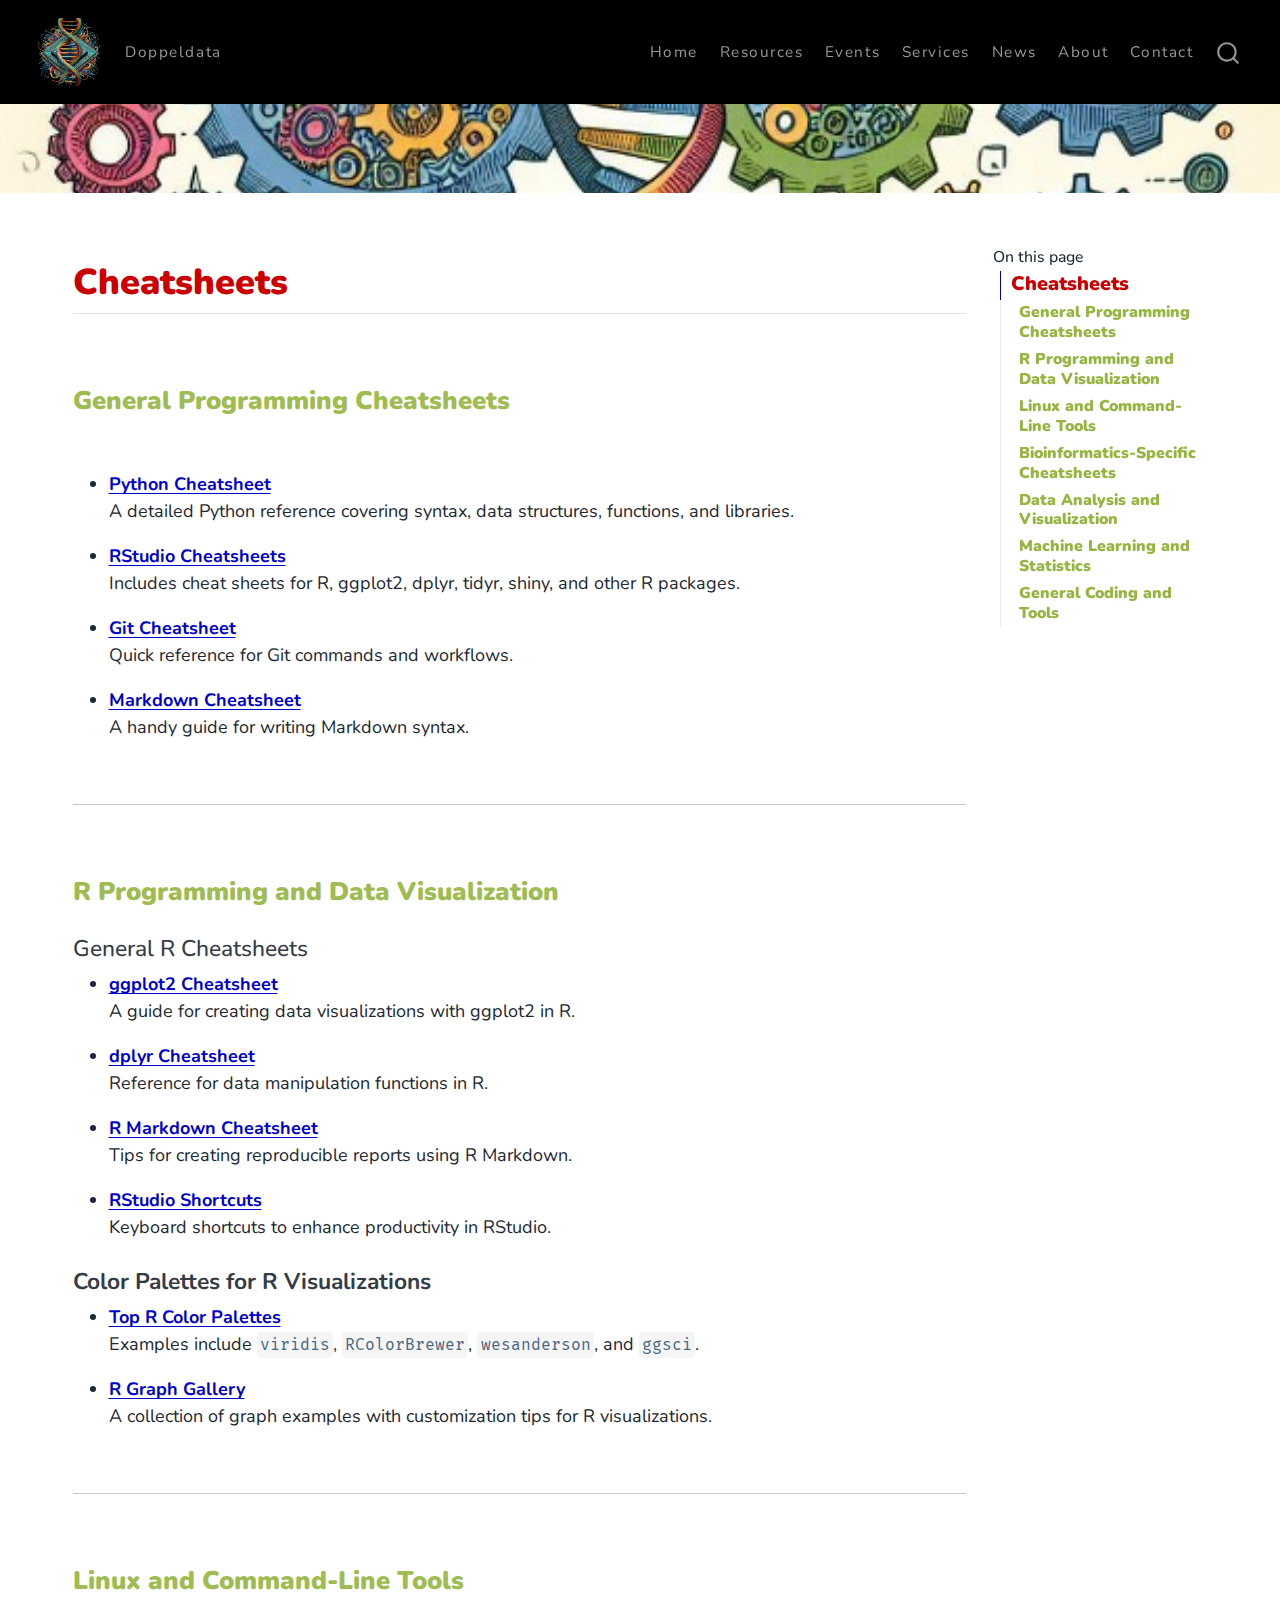
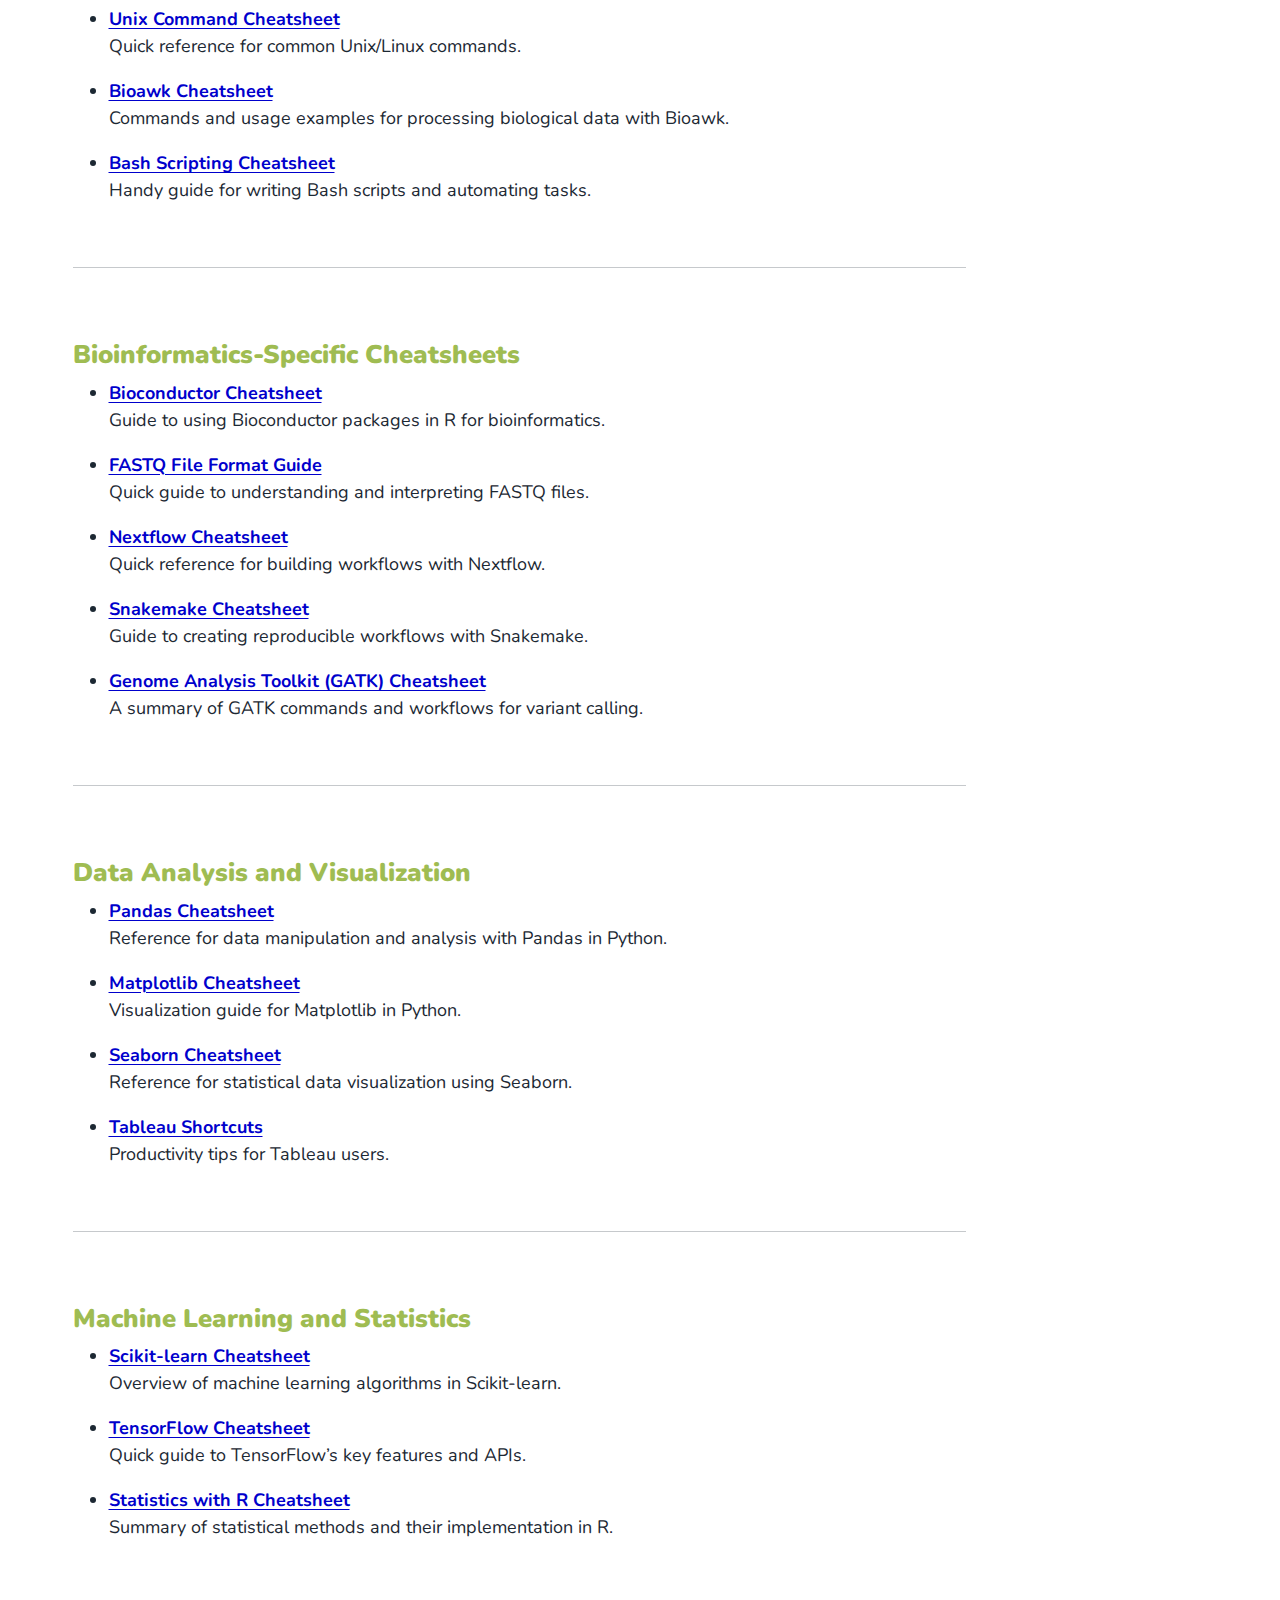
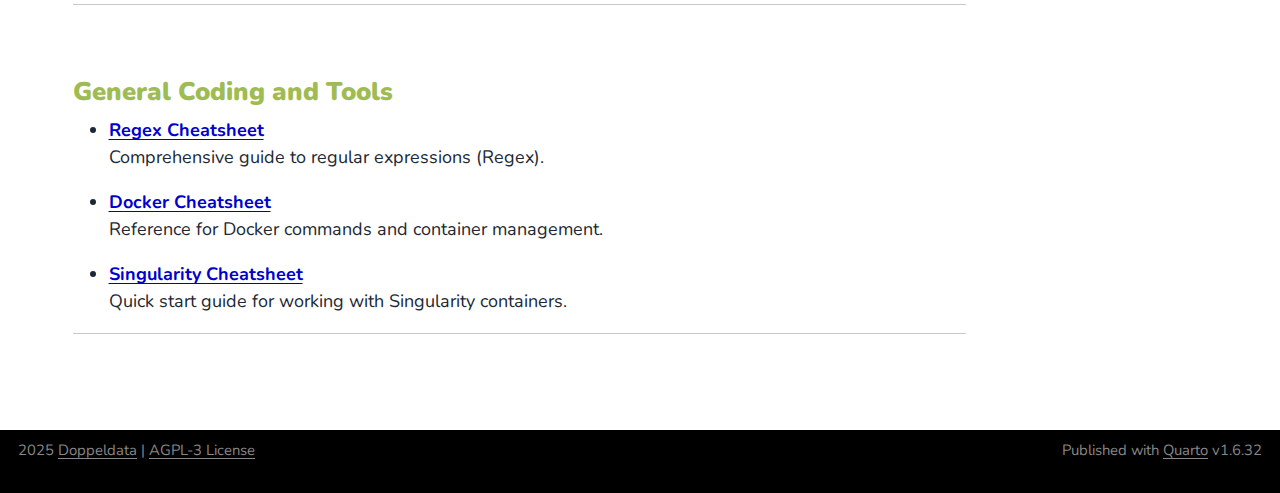
<file: docs/resources/resources_cheatsheets.html>
<!DOCTYPE html>
<html xmlns="http://www.w3.org/1999/xhtml" lang="en" xml:lang="en"><head>

<meta charset="utf-8">
<meta name="generator" content="quarto-1.6.32">

<meta name="viewport" content="width=device-width, initial-scale=1.0, user-scalable=yes">


<title>Resources - Cheatsheets</title>
<style>
code{white-space: pre-wrap;}
span.smallcaps{font-variant: small-caps;}
div.columns{display: flex; gap: min(4vw, 1.5em);}
div.column{flex: auto; overflow-x: auto;}
div.hanging-indent{margin-left: 1.5em; text-indent: -1.5em;}
ul.task-list{list-style: none;}
ul.task-list li input[type="checkbox"] {
  width: 0.8em;
  margin: 0 0.8em 0.2em -1em; /* quarto-specific, see https://github.com/quarto-dev/quarto-cli/issues/4556 */ 
  vertical-align: middle;
}
</style>


<script src="../site_libs/quarto-nav/quarto-nav.js"></script>
<script src="../site_libs/clipboard/clipboard.min.js"></script>
<script src="../site_libs/quarto-search/autocomplete.umd.js"></script>
<script src="../site_libs/quarto-search/fuse.min.js"></script>
<script src="../site_libs/quarto-search/quarto-search.js"></script>
<meta name="quarto:offset" content="../">
<link href="../assets/images/image3-Photoroom.png" rel="icon" type="image/png">
<script src="../site_libs/quarto-html/quarto.js"></script>
<script src="../site_libs/quarto-html/popper.min.js"></script>
<script src="../site_libs/quarto-html/tippy.umd.min.js"></script>
<script src="../site_libs/quarto-html/anchor.min.js"></script>
<link href="../site_libs/quarto-html/tippy.css" rel="stylesheet">
<link href="../site_libs/quarto-html/quarto-syntax-highlighting-1a2f9d04da23a7bade75d18bf8b2c3ce.css" rel="stylesheet" id="quarto-text-highlighting-styles">
<script src="../site_libs/bootstrap/bootstrap.min.js"></script>
<link href="../site_libs/bootstrap/bootstrap-icons.css" rel="stylesheet">
<link href="../site_libs/bootstrap/bootstrap-6e9cb641546f768768113a9f98577011.min.css" rel="stylesheet" append-hash="true" id="quarto-bootstrap" data-mode="light">
<script id="quarto-search-options" type="application/json">{
  "location": "navbar",
  "copy-button": false,
  "collapse-after": 3,
  "panel-placement": "end",
  "type": "overlay",
  "limit": 50,
  "keyboard-shortcut": [
    "f",
    "/",
    "s"
  ],
  "show-item-context": false,
  "language": {
    "search-no-results-text": "No results",
    "search-matching-documents-text": "matching documents",
    "search-copy-link-title": "Copy link to search",
    "search-hide-matches-text": "Hide additional matches",
    "search-more-match-text": "more match in this document",
    "search-more-matches-text": "more matches in this document",
    "search-clear-button-title": "Clear",
    "search-text-placeholder": "",
    "search-detached-cancel-button-title": "Cancel",
    "search-submit-button-title": "Submit",
    "search-label": "Search"
  }
}</script>
<script async="" src="https://www.googletagmanager.com/gtag/js?id=G-3BTXY8M06H"></script>

<script type="text/javascript">

window.dataLayer = window.dataLayer || [];
function gtag(){dataLayer.push(arguments);}
gtag('js', new Date());
gtag('config', 'G-3BTXY8M06H', { 'anonymize_ip': true});
</script>
<style>html{ scroll-behavior: smooth; }</style>
<style>

      .quarto-title-block .quarto-title-banner {
        background-image: url(../assets/images/h6qh5880_breaking_into_bioinformatics_1024x592_vo_banner.jpg);
background-size: cover;
      }
</style>
<link rel="preconnect" href="https://fonts.googleapis.com">
<link rel="preconnect" href="https://fonts.gstatic.com" crossorigin="">
<link href="https://fonts.googleapis.com/css2?family=Fira+Mono&amp;family=Nunito:ital,wght@0,400;0,500;0,600;1,400;1,500;1,600&amp;display=swap" rel="stylesheet">

<!-- Google tag (gtag.js) -->
<script async="" src="https://www.googletagmanager.com/gtag/js?id=G-3BTXY8M06H"></script>
<script>
  window.dataLayer = window.dataLayer || [];
  function gtag(){dataLayer.push(arguments);}
  gtag('js', new Date());

  gtag('config', 'G-3BTXY8M06H');
</script>


</head>

<body class="nav-fixed">

<div id="quarto-search-results"></div>
  <header id="quarto-header" class="headroom fixed-top quarto-banner">
    <nav class="navbar navbar-expand-lg " data-bs-theme="dark">
      <div class="navbar-container container-fluid">
      <div class="navbar-brand-container mx-auto">
    <a href="../index.html" class="navbar-brand navbar-brand-logo">
    <img src="../assets/images/darwinlabs_transparant-Photoroom.png" alt="logo" class="navbar-logo">
    </a>
  </div>
            <div id="quarto-search" class="" title="Search"></div>
          <button class="navbar-toggler" type="button" data-bs-toggle="collapse" data-bs-target="#navbarCollapse" aria-controls="navbarCollapse" role="menu" aria-expanded="false" aria-label="Toggle navigation" onclick="if (window.quartoToggleHeadroom) { window.quartoToggleHeadroom(); }">
  <span class="navbar-toggler-icon"></span>
</button>
          <div class="collapse navbar-collapse" id="navbarCollapse">
            <ul class="navbar-nav navbar-nav-scroll me-auto">
  <li class="nav-item">
    <span class="nav-link">
<span class="menu-text">Doppeldata</span>
    </span>
  </li>  
</ul>
            <ul class="navbar-nav navbar-nav-scroll ms-auto">
  <li class="nav-item">
    <a class="nav-link" href="../index.html"> 
<span class="menu-text">Home</span></a>
  </li>  
  <li class="nav-item">
    <a class="nav-link" href="../resources/resources.html"> 
<span class="menu-text">Resources</span></a>
  </li>  
  <li class="nav-item">
    <a class="nav-link" href="../events/events.html"> 
<span class="menu-text">Events</span></a>
  </li>  
  <li class="nav-item">
    <a class="nav-link" href="../services/services.html"> 
<span class="menu-text">Services</span></a>
  </li>  
  <li class="nav-item">
    <a class="nav-link" href="../news/news.html"> 
<span class="menu-text">News</span></a>
  </li>  
  <li class="nav-item">
    <a class="nav-link" href="../about/about.html"> 
<span class="menu-text">About</span></a>
  </li>  
  <li class="nav-item">
    <a class="nav-link" href="../contact/contact.html"> 
<span class="menu-text">Contact</span></a>
  </li>  
</ul>
          </div> <!-- /navcollapse -->
            <div class="quarto-navbar-tools">
</div>
      </div> <!-- /container-fluid -->
    </nav>
</header>
<!-- content -->
<header id="title-block-header" class="quarto-title-block default page-columns page-full">
  <div class="quarto-title-banner page-columns page-full">
    <div class="quarto-title column-page-left">
      <h1 class="title">Resources - Cheatsheets</h1>
                      </div>
  </div>
    
  
  <div class="quarto-title-meta column-page-left">

      
    
      
    </div>
    
  
  </header><div id="quarto-content" class="quarto-container page-columns page-rows-contents page-layout-full page-navbar">
<!-- sidebar -->
<!-- margin-sidebar -->
    <div id="quarto-margin-sidebar" class="sidebar margin-sidebar">
        <nav id="TOC" role="doc-toc" class="toc-active">
    <h2 id="toc-title">On this page</h2>
   
  <ul>
  <li><a href="#cheatsheets" id="toc-cheatsheets" class="nav-link active" data-scroll-target="#cheatsheets"><span style="color: #cc0000; font-weight: bold"> <span class="large"><strong>Cheatsheets</strong></span></span></a>
  <ul>
  <li><a href="#general-programming-cheatsheets" id="toc-general-programming-cheatsheets" class="nav-link" data-scroll-target="#general-programming-cheatsheets"><span style="color: #95b540; font-weight: bold"> <strong>General Programming Cheatsheets</strong></span></a></li>
  <li><a href="#r-programming-and-data-visualization" id="toc-r-programming-and-data-visualization" class="nav-link" data-scroll-target="#r-programming-and-data-visualization"><span style="color: #95b540; font-weight: bold"> <strong>R Programming and Data Visualization</strong></span></a>
  <ul>
  <li><a href="#general-r-cheatsheets" id="toc-general-r-cheatsheets" class="nav-link" data-scroll-target="#general-r-cheatsheets">General R Cheatsheets</a></li>
  <li><a href="#color-palettes-for-r-visualizations" id="toc-color-palettes-for-r-visualizations" class="nav-link" data-scroll-target="#color-palettes-for-r-visualizations"><strong>Color Palettes for R Visualizations</strong></a></li>
  </ul></li>
  <li><a href="#linux-and-command-line-tools" id="toc-linux-and-command-line-tools" class="nav-link" data-scroll-target="#linux-and-command-line-tools"><span style="color: #95b540; font-weight: bold"> <strong>Linux and Command-Line Tools</strong></span></a></li>
  <li><a href="#bioinformatics-specific-cheatsheets" id="toc-bioinformatics-specific-cheatsheets" class="nav-link" data-scroll-target="#bioinformatics-specific-cheatsheets"><span style="color: #95b540; font-weight: bold"> <strong>Bioinformatics-Specific Cheatsheets</strong></span></a></li>
  <li><a href="#data-analysis-and-visualization" id="toc-data-analysis-and-visualization" class="nav-link" data-scroll-target="#data-analysis-and-visualization"><span style="color: #95b540; font-weight: bold"> <strong>Data Analysis and Visualization</strong></span></a></li>
  <li><a href="#machine-learning-and-statistics" id="toc-machine-learning-and-statistics" class="nav-link" data-scroll-target="#machine-learning-and-statistics"><span style="color: #95b540; font-weight: bold"> <strong>Machine Learning and Statistics</strong></span></a></li>
  <li><a href="#general-coding-and-tools" id="toc-general-coding-and-tools" class="nav-link" data-scroll-target="#general-coding-and-tools"><span style="color: #95b540; font-weight: bold"> <strong>General Coding and Tools</strong></span></a></li>
  </ul></li>
  </ul>
</nav>
    </div>
<!-- main -->
<main class="content quarto-banner-title-block column-page-left" id="quarto-document-content">






<style>
  /* Force hiding of the title */
  .pagelayout-title,
  .pagelayout-title h1,
  h1.pagetitle, /* Specific targeting for standalone titles */
  h1 {
    display: none !important;
    visibility: hidden !important;
    color: transparent !important;
  }
</style>
<section id="cheatsheets" class="level2">
<h2 class="anchored" data-anchor-id="cheatsheets"><span style="color: #cc0000; font-weight: bold"> <span class="large"><strong>Cheatsheets</strong></span></span></h2>
<p><br></p>
<section id="general-programming-cheatsheets" class="level3">
<h3 class="anchored" data-anchor-id="general-programming-cheatsheets"><span style="color: #95b540; font-weight: bold"> <strong>General Programming Cheatsheets</strong></span></h3>
<p><br></p>
<ul>
<li><p><strong><a href="https://github.com/gto76/python-cheatsheet">Python Cheatsheet</a></strong><br>
A detailed Python reference covering syntax, data structures, functions, and libraries.</p></li>
<li><p><strong><a href="https://posit.co/resources/cheatsheets/">RStudio Cheatsheets</a></strong><br>
Includes cheat sheets for R, ggplot2, dplyr, tidyr, shiny, and other R packages.</p></li>
<li><p><strong><a href="https://education.github.com/git-cheat-sheet-education.pdf">Git Cheatsheet</a></strong><br>
Quick reference for Git commands and workflows.</p></li>
<li><p><strong><a href="https://www.markdownguide.org/cheat-sheet/">Markdown Cheatsheet</a></strong><br>
A handy guide for writing Markdown syntax.</p></li>
</ul>
<p><br></p>
<hr>
<p><br></p>
</section>
<section id="r-programming-and-data-visualization" class="level3">
<h3 class="anchored" data-anchor-id="r-programming-and-data-visualization"><span style="color: #95b540; font-weight: bold"> <strong>R Programming and Data Visualization</strong></span></h3>
<section id="general-r-cheatsheets" class="level4">
<h4 class="anchored" data-anchor-id="general-r-cheatsheets">General R Cheatsheets</h4>
<ul>
<li><p><strong><a href="https://posit.co/resources/cheatsheets/">ggplot2 Cheatsheet</a></strong><br>
A guide for creating data visualizations with ggplot2 in R.</p></li>
<li><p><strong><a href="https://posit.co/resources/cheatsheets/">dplyr Cheatsheet</a></strong><br>
Reference for data manipulation functions in R.</p></li>
<li><p><strong><a href="https://posit.co/resources/cheatsheets/">R Markdown Cheatsheet</a></strong><br>
Tips for creating reproducible reports using R Markdown.</p></li>
<li><p><strong><a href="https://posit.co/resources/cheatsheets/">RStudio Shortcuts</a></strong><br>
Keyboard shortcuts to enhance productivity in RStudio.</p></li>
</ul>
</section>
<section id="color-palettes-for-r-visualizations" class="level4">
<h4 class="anchored" data-anchor-id="color-palettes-for-r-visualizations"><strong>Color Palettes for R Visualizations</strong></h4>
<ul>
<li><p><strong><a href="https://www.datanovia.com/en/blog/top-r-color-palettes-to-know-for-great-data-visualization/">Top R Color Palettes</a></strong><br>
Examples include <code>viridis</code>, <code>RColorBrewer</code>, <code>wesanderson</code>, and <code>ggsci</code>.</p></li>
<li><p><strong><a href="https://r-graph-gallery.com/">R Graph Gallery</a></strong><br>
A collection of graph examples with customization tips for R visualizations.</p></li>
</ul>
<p><br></p>
<hr>
<p><br></p>
</section>
</section>
<section id="linux-and-command-line-tools" class="level3">
<h3 class="anchored" data-anchor-id="linux-and-command-line-tools"><span style="color: #95b540; font-weight: bold"> <strong>Linux and Command-Line Tools</strong></span></h3>
<ul>
<li><p><strong><a href="https://fosswire.com/post/2007/08/unixlinux-command-cheat-sheet/">Unix Command Cheatsheet</a></strong><br>
Quick reference for common Unix/Linux commands.</p></li>
<li><p><strong><a href="https://github.com/lh3/bioawk">Bioawk Cheatsheet</a></strong><br>
Commands and usage examples for processing biological data with Bioawk.</p></li>
<li><p><strong><a href="https://devhints.io/bash">Bash Scripting Cheatsheet</a></strong><br>
Handy guide for writing Bash scripts and automating tasks.</p></li>
</ul>
<p><br></p>
<hr>
<p><br></p>
</section>
<section id="bioinformatics-specific-cheatsheets" class="level3">
<h3 class="anchored" data-anchor-id="bioinformatics-specific-cheatsheets"><span style="color: #95b540; font-weight: bold"> <strong>Bioinformatics-Specific Cheatsheets</strong></span></h3>
<ul>
<li><p><strong><a href="https://bioconductor.org/help/workflows/">Bioconductor Cheatsheet</a></strong><br>
Guide to using Bioconductor packages in R for bioinformatics.</p></li>
<li><p><strong><a href="https://www.bioinformatics.babraham.ac.uk/projects/fastqc/">FASTQ File Format Guide</a></strong><br>
Quick guide to understanding and interpreting FASTQ files.</p></li>
<li><p><strong><a href="https://www.nextflow.io/docs/latest/cheatsheet.html">Nextflow Cheatsheet</a></strong><br>
Quick reference for building workflows with Nextflow.</p></li>
<li><p><strong><a href="https://snakemake.readthedocs.io/en/stable/">Snakemake Cheatsheet</a></strong><br>
Guide to creating reproducible workflows with Snakemake.</p></li>
<li><p><strong><a href="https://gatk.broadinstitute.org/">Genome Analysis Toolkit (GATK) Cheatsheet</a></strong><br>
A summary of GATK commands and workflows for variant calling.</p></li>
</ul>
<p><br></p>
<hr>
<p><br></p>
</section>
<section id="data-analysis-and-visualization" class="level3">
<h3 class="anchored" data-anchor-id="data-analysis-and-visualization"><span style="color: #95b540; font-weight: bold"> <strong>Data Analysis and Visualization</strong></span></h3>
<ul>
<li><p><strong><a href="https://pandas.pydata.org/Pandas_Cheat_Sheet.pdf">Pandas Cheatsheet</a></strong><br>
Reference for data manipulation and analysis with Pandas in Python.</p></li>
<li><p><strong><a href="https://github.com/matplotlib/cheatsheets">Matplotlib Cheatsheet</a></strong><br>
Visualization guide for Matplotlib in Python.</p></li>
<li><p><strong><a href="https://seaborn.pydata.org/examples/index.html">Seaborn Cheatsheet</a></strong><br>
Reference for statistical data visualization using Seaborn.</p></li>
<li><p><strong><a href="https://interworks.com/blog/cklok/2018/02/07/quick-reference-guide-for-tableau-shortcuts/">Tableau Shortcuts</a></strong><br>
Productivity tips for Tableau users.</p></li>
</ul>
<p><br></p>
<hr>
<p><br></p>
</section>
<section id="machine-learning-and-statistics" class="level3">
<h3 class="anchored" data-anchor-id="machine-learning-and-statistics"><span style="color: #95b540; font-weight: bold"> <strong>Machine Learning and Statistics</strong></span></h3>
<ul>
<li><p><strong><a href="https://scikit-learn.org/stable/tutorial/machine_learning_map/index.html">Scikit-learn Cheatsheet</a></strong><br>
Overview of machine learning algorithms in Scikit-learn.</p></li>
<li><p><strong><a href="https://www.tensorflow.org/resources/learn">TensorFlow Cheatsheet</a></strong><br>
Quick guide to TensorFlow’s key features and APIs.</p></li>
<li><p><strong><a href="https://bookdown.org/siju_swamy/Stat_Lab/">Statistics with R Cheatsheet</a></strong><br>
Summary of statistical methods and their implementation in R.</p></li>
</ul>
<p><br></p>
<hr>
<p><br></p>
</section>
<section id="general-coding-and-tools" class="level3">
<h3 class="anchored" data-anchor-id="general-coding-and-tools"><span style="color: #95b540; font-weight: bold"> <strong>General Coding and Tools</strong></span></h3>
<ul>
<li><p><strong><a href="https://www.rexegg.com/regex-quickstart.html">Regex Cheatsheet</a></strong><br>
Comprehensive guide to regular expressions (Regex).</p></li>
<li><p><strong><a href="https://dockerlabs.collabnix.com/docker/cheatsheet/">Docker Cheatsheet</a></strong><br>
Reference for Docker commands and container management.</p></li>
<li><p><strong><a href="https://sylabs.io/guides/3.5/user-guide/quick_start.html">Singularity Cheatsheet</a></strong><br>
Quick start guide for working with Singularity containers.</p></li>
</ul>
<hr>


</section>
</section>

</main> <!-- /main -->
<script id="quarto-html-after-body" type="application/javascript">
window.document.addEventListener("DOMContentLoaded", function (event) {
  const toggleBodyColorMode = (bsSheetEl) => {
    const mode = bsSheetEl.getAttribute("data-mode");
    const bodyEl = window.document.querySelector("body");
    if (mode === "dark") {
      bodyEl.classList.add("quarto-dark");
      bodyEl.classList.remove("quarto-light");
    } else {
      bodyEl.classList.add("quarto-light");
      bodyEl.classList.remove("quarto-dark");
    }
  }
  const toggleBodyColorPrimary = () => {
    const bsSheetEl = window.document.querySelector("link#quarto-bootstrap");
    if (bsSheetEl) {
      toggleBodyColorMode(bsSheetEl);
    }
  }
  toggleBodyColorPrimary();  
  const icon = "";
  const anchorJS = new window.AnchorJS();
  anchorJS.options = {
    placement: 'right',
    icon: icon
  };
  anchorJS.add('.anchored');
  const isCodeAnnotation = (el) => {
    for (const clz of el.classList) {
      if (clz.startsWith('code-annotation-')) {                     
        return true;
      }
    }
    return false;
  }
  const onCopySuccess = function(e) {
    // button target
    const button = e.trigger;
    // don't keep focus
    button.blur();
    // flash "checked"
    button.classList.add('code-copy-button-checked');
    var currentTitle = button.getAttribute("title");
    button.setAttribute("title", "Copied!");
    let tooltip;
    if (window.bootstrap) {
      button.setAttribute("data-bs-toggle", "tooltip");
      button.setAttribute("data-bs-placement", "left");
      button.setAttribute("data-bs-title", "Copied!");
      tooltip = new bootstrap.Tooltip(button, 
        { trigger: "manual", 
          customClass: "code-copy-button-tooltip",
          offset: [0, -8]});
      tooltip.show();    
    }
    setTimeout(function() {
      if (tooltip) {
        tooltip.hide();
        button.removeAttribute("data-bs-title");
        button.removeAttribute("data-bs-toggle");
        button.removeAttribute("data-bs-placement");
      }
      button.setAttribute("title", currentTitle);
      button.classList.remove('code-copy-button-checked');
    }, 1000);
    // clear code selection
    e.clearSelection();
  }
  const getTextToCopy = function(trigger) {
      const codeEl = trigger.previousElementSibling.cloneNode(true);
      for (const childEl of codeEl.children) {
        if (isCodeAnnotation(childEl)) {
          childEl.remove();
        }
      }
      return codeEl.innerText;
  }
  const clipboard = new window.ClipboardJS('.code-copy-button:not([data-in-quarto-modal])', {
    text: getTextToCopy
  });
  clipboard.on('success', onCopySuccess);
  if (window.document.getElementById('quarto-embedded-source-code-modal')) {
    // For code content inside modals, clipBoardJS needs to be initialized with a container option
    // TODO: Check when it could be a function (https://github.com/zenorocha/clipboard.js/issues/860)
    const clipboardModal = new window.ClipboardJS('.code-copy-button[data-in-quarto-modal]', {
      text: getTextToCopy,
      container: window.document.getElementById('quarto-embedded-source-code-modal')
    });
    clipboardModal.on('success', onCopySuccess);
  }
    var localhostRegex = new RegExp(/^(?:http|https):\/\/localhost\:?[0-9]*\//);
    var mailtoRegex = new RegExp(/^mailto:/);
      var filterRegex = new RegExp("https:\/\/www\.doppeldata\.au\/");
    var isInternal = (href) => {
        return filterRegex.test(href) || localhostRegex.test(href) || mailtoRegex.test(href);
    }
    // Inspect non-navigation links and adorn them if external
 	var links = window.document.querySelectorAll('a[href]:not(.nav-link):not(.navbar-brand):not(.toc-action):not(.sidebar-link):not(.sidebar-item-toggle):not(.pagination-link):not(.no-external):not([aria-hidden]):not(.dropdown-item):not(.quarto-navigation-tool):not(.about-link)');
    for (var i=0; i<links.length; i++) {
      const link = links[i];
      if (!isInternal(link.href)) {
        // undo the damage that might have been done by quarto-nav.js in the case of
        // links that we want to consider external
        if (link.dataset.originalHref !== undefined) {
          link.href = link.dataset.originalHref;
        }
      }
    }
  function tippyHover(el, contentFn, onTriggerFn, onUntriggerFn) {
    const config = {
      allowHTML: true,
      maxWidth: 500,
      delay: 100,
      arrow: false,
      appendTo: function(el) {
          return el.parentElement;
      },
      interactive: true,
      interactiveBorder: 10,
      theme: 'quarto',
      placement: 'bottom-start',
    };
    if (contentFn) {
      config.content = contentFn;
    }
    if (onTriggerFn) {
      config.onTrigger = onTriggerFn;
    }
    if (onUntriggerFn) {
      config.onUntrigger = onUntriggerFn;
    }
    window.tippy(el, config); 
  }
  const noterefs = window.document.querySelectorAll('a[role="doc-noteref"]');
  for (var i=0; i<noterefs.length; i++) {
    const ref = noterefs[i];
    tippyHover(ref, function() {
      // use id or data attribute instead here
      let href = ref.getAttribute('data-footnote-href') || ref.getAttribute('href');
      try { href = new URL(href).hash; } catch {}
      const id = href.replace(/^#\/?/, "");
      const note = window.document.getElementById(id);
      if (note) {
        return note.innerHTML;
      } else {
        return "";
      }
    });
  }
  const xrefs = window.document.querySelectorAll('a.quarto-xref');
  const processXRef = (id, note) => {
    // Strip column container classes
    const stripColumnClz = (el) => {
      el.classList.remove("page-full", "page-columns");
      if (el.children) {
        for (const child of el.children) {
          stripColumnClz(child);
        }
      }
    }
    stripColumnClz(note)
    if (id === null || id.startsWith('sec-')) {
      // Special case sections, only their first couple elements
      const container = document.createElement("div");
      if (note.children && note.children.length > 2) {
        container.appendChild(note.children[0].cloneNode(true));
        for (let i = 1; i < note.children.length; i++) {
          const child = note.children[i];
          if (child.tagName === "P" && child.innerText === "") {
            continue;
          } else {
            container.appendChild(child.cloneNode(true));
            break;
          }
        }
        if (window.Quarto?.typesetMath) {
          window.Quarto.typesetMath(container);
        }
        return container.innerHTML
      } else {
        if (window.Quarto?.typesetMath) {
          window.Quarto.typesetMath(note);
        }
        return note.innerHTML;
      }
    } else {
      // Remove any anchor links if they are present
      const anchorLink = note.querySelector('a.anchorjs-link');
      if (anchorLink) {
        anchorLink.remove();
      }
      if (window.Quarto?.typesetMath) {
        window.Quarto.typesetMath(note);
      }
      // TODO in 1.5, we should make sure this works without a callout special case
      if (note.classList.contains("callout")) {
        return note.outerHTML;
      } else {
        return note.innerHTML;
      }
    }
  }
  for (var i=0; i<xrefs.length; i++) {
    const xref = xrefs[i];
    tippyHover(xref, undefined, function(instance) {
      instance.disable();
      let url = xref.getAttribute('href');
      let hash = undefined; 
      if (url.startsWith('#')) {
        hash = url;
      } else {
        try { hash = new URL(url).hash; } catch {}
      }
      if (hash) {
        const id = hash.replace(/^#\/?/, "");
        const note = window.document.getElementById(id);
        if (note !== null) {
          try {
            const html = processXRef(id, note.cloneNode(true));
            instance.setContent(html);
          } finally {
            instance.enable();
            instance.show();
          }
        } else {
          // See if we can fetch this
          fetch(url.split('#')[0])
          .then(res => res.text())
          .then(html => {
            const parser = new DOMParser();
            const htmlDoc = parser.parseFromString(html, "text/html");
            const note = htmlDoc.getElementById(id);
            if (note !== null) {
              const html = processXRef(id, note);
              instance.setContent(html);
            } 
          }).finally(() => {
            instance.enable();
            instance.show();
          });
        }
      } else {
        // See if we can fetch a full url (with no hash to target)
        // This is a special case and we should probably do some content thinning / targeting
        fetch(url)
        .then(res => res.text())
        .then(html => {
          const parser = new DOMParser();
          const htmlDoc = parser.parseFromString(html, "text/html");
          const note = htmlDoc.querySelector('main.content');
          if (note !== null) {
            // This should only happen for chapter cross references
            // (since there is no id in the URL)
            // remove the first header
            if (note.children.length > 0 && note.children[0].tagName === "HEADER") {
              note.children[0].remove();
            }
            const html = processXRef(null, note);
            instance.setContent(html);
          } 
        }).finally(() => {
          instance.enable();
          instance.show();
        });
      }
    }, function(instance) {
    });
  }
      let selectedAnnoteEl;
      const selectorForAnnotation = ( cell, annotation) => {
        let cellAttr = 'data-code-cell="' + cell + '"';
        let lineAttr = 'data-code-annotation="' +  annotation + '"';
        const selector = 'span[' + cellAttr + '][' + lineAttr + ']';
        return selector;
      }
      const selectCodeLines = (annoteEl) => {
        const doc = window.document;
        const targetCell = annoteEl.getAttribute("data-target-cell");
        const targetAnnotation = annoteEl.getAttribute("data-target-annotation");
        const annoteSpan = window.document.querySelector(selectorForAnnotation(targetCell, targetAnnotation));
        const lines = annoteSpan.getAttribute("data-code-lines").split(",");
        const lineIds = lines.map((line) => {
          return targetCell + "-" + line;
        })
        let top = null;
        let height = null;
        let parent = null;
        if (lineIds.length > 0) {
            //compute the position of the single el (top and bottom and make a div)
            const el = window.document.getElementById(lineIds[0]);
            top = el.offsetTop;
            height = el.offsetHeight;
            parent = el.parentElement.parentElement;
          if (lineIds.length > 1) {
            const lastEl = window.document.getElementById(lineIds[lineIds.length - 1]);
            const bottom = lastEl.offsetTop + lastEl.offsetHeight;
            height = bottom - top;
          }
          if (top !== null && height !== null && parent !== null) {
            // cook up a div (if necessary) and position it 
            let div = window.document.getElementById("code-annotation-line-highlight");
            if (div === null) {
              div = window.document.createElement("div");
              div.setAttribute("id", "code-annotation-line-highlight");
              div.style.position = 'absolute';
              parent.appendChild(div);
            }
            div.style.top = top - 2 + "px";
            div.style.height = height + 4 + "px";
            div.style.left = 0;
            let gutterDiv = window.document.getElementById("code-annotation-line-highlight-gutter");
            if (gutterDiv === null) {
              gutterDiv = window.document.createElement("div");
              gutterDiv.setAttribute("id", "code-annotation-line-highlight-gutter");
              gutterDiv.style.position = 'absolute';
              const codeCell = window.document.getElementById(targetCell);
              const gutter = codeCell.querySelector('.code-annotation-gutter');
              gutter.appendChild(gutterDiv);
            }
            gutterDiv.style.top = top - 2 + "px";
            gutterDiv.style.height = height + 4 + "px";
          }
          selectedAnnoteEl = annoteEl;
        }
      };
      const unselectCodeLines = () => {
        const elementsIds = ["code-annotation-line-highlight", "code-annotation-line-highlight-gutter"];
        elementsIds.forEach((elId) => {
          const div = window.document.getElementById(elId);
          if (div) {
            div.remove();
          }
        });
        selectedAnnoteEl = undefined;
      };
        // Handle positioning of the toggle
    window.addEventListener(
      "resize",
      throttle(() => {
        elRect = undefined;
        if (selectedAnnoteEl) {
          selectCodeLines(selectedAnnoteEl);
        }
      }, 10)
    );
    function throttle(fn, ms) {
    let throttle = false;
    let timer;
      return (...args) => {
        if(!throttle) { // first call gets through
            fn.apply(this, args);
            throttle = true;
        } else { // all the others get throttled
            if(timer) clearTimeout(timer); // cancel #2
            timer = setTimeout(() => {
              fn.apply(this, args);
              timer = throttle = false;
            }, ms);
        }
      };
    }
      // Attach click handler to the DT
      const annoteDls = window.document.querySelectorAll('dt[data-target-cell]');
      for (const annoteDlNode of annoteDls) {
        annoteDlNode.addEventListener('click', (event) => {
          const clickedEl = event.target;
          if (clickedEl !== selectedAnnoteEl) {
            unselectCodeLines();
            const activeEl = window.document.querySelector('dt[data-target-cell].code-annotation-active');
            if (activeEl) {
              activeEl.classList.remove('code-annotation-active');
            }
            selectCodeLines(clickedEl);
            clickedEl.classList.add('code-annotation-active');
          } else {
            // Unselect the line
            unselectCodeLines();
            clickedEl.classList.remove('code-annotation-active');
          }
        });
      }
  const findCites = (el) => {
    const parentEl = el.parentElement;
    if (parentEl) {
      const cites = parentEl.dataset.cites;
      if (cites) {
        return {
          el,
          cites: cites.split(' ')
        };
      } else {
        return findCites(el.parentElement)
      }
    } else {
      return undefined;
    }
  };
  var bibliorefs = window.document.querySelectorAll('a[role="doc-biblioref"]');
  for (var i=0; i<bibliorefs.length; i++) {
    const ref = bibliorefs[i];
    const citeInfo = findCites(ref);
    if (citeInfo) {
      tippyHover(citeInfo.el, function() {
        var popup = window.document.createElement('div');
        citeInfo.cites.forEach(function(cite) {
          var citeDiv = window.document.createElement('div');
          citeDiv.classList.add('hanging-indent');
          citeDiv.classList.add('csl-entry');
          var biblioDiv = window.document.getElementById('ref-' + cite);
          if (biblioDiv) {
            citeDiv.innerHTML = biblioDiv.innerHTML;
          }
          popup.appendChild(citeDiv);
        });
        return popup.innerHTML;
      });
    }
  }
});
</script>
</div> <!-- /content -->
<footer class="footer">
  <div class="nav-footer">
    <div class="nav-footer-left">
<p>2025 <a href="https://doppeldata.au">Doppeldata</a> | <a href="https://choosealicense.com/licenses/agpl-3.0/">AGPL-3 License</a></p>
</div>   
    <div class="nav-footer-center">
      &nbsp;
    </div>
    <div class="nav-footer-right">
<p>Published with <a href="https://quarto.org/">Quarto</a> v1.6.32
</p>
</div>
  </div>
</footer>




<script src="../site_libs/quarto-html/zenscroll-min.js"></script>
</body></html>
</file>
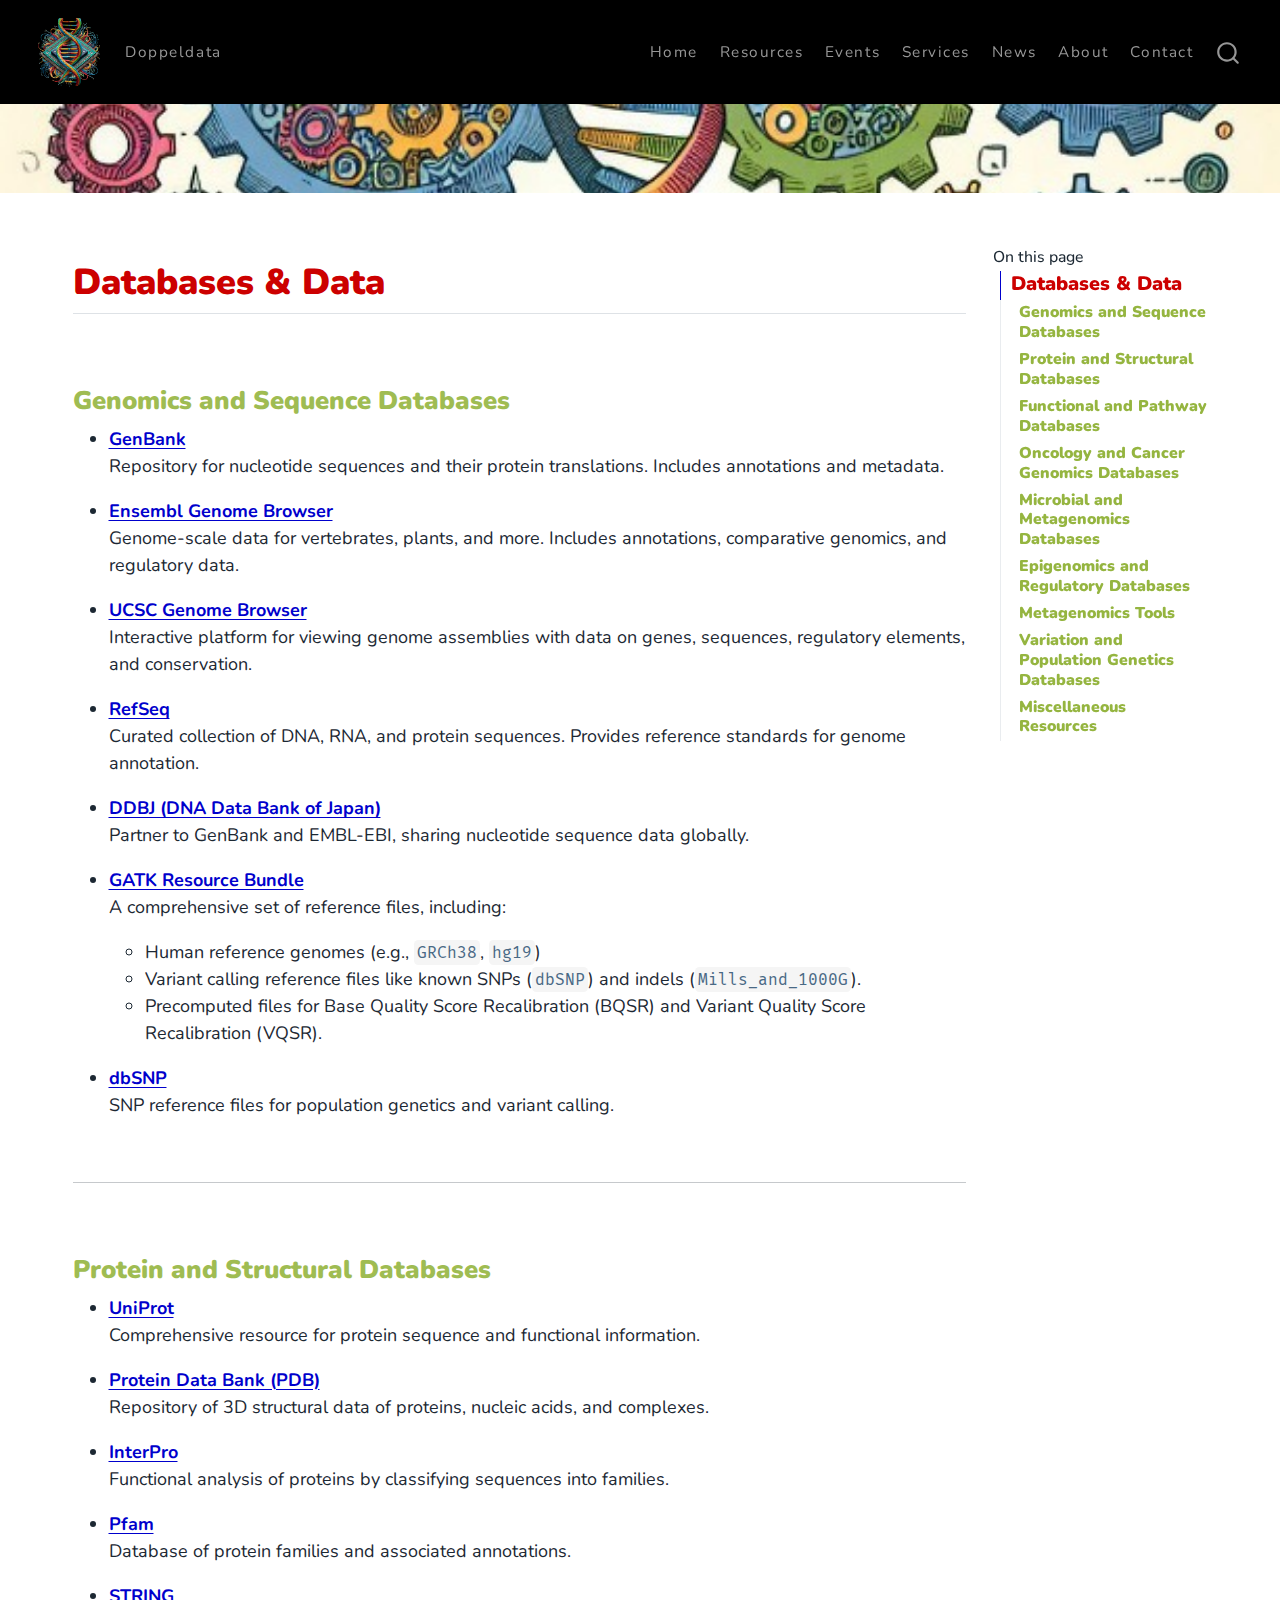
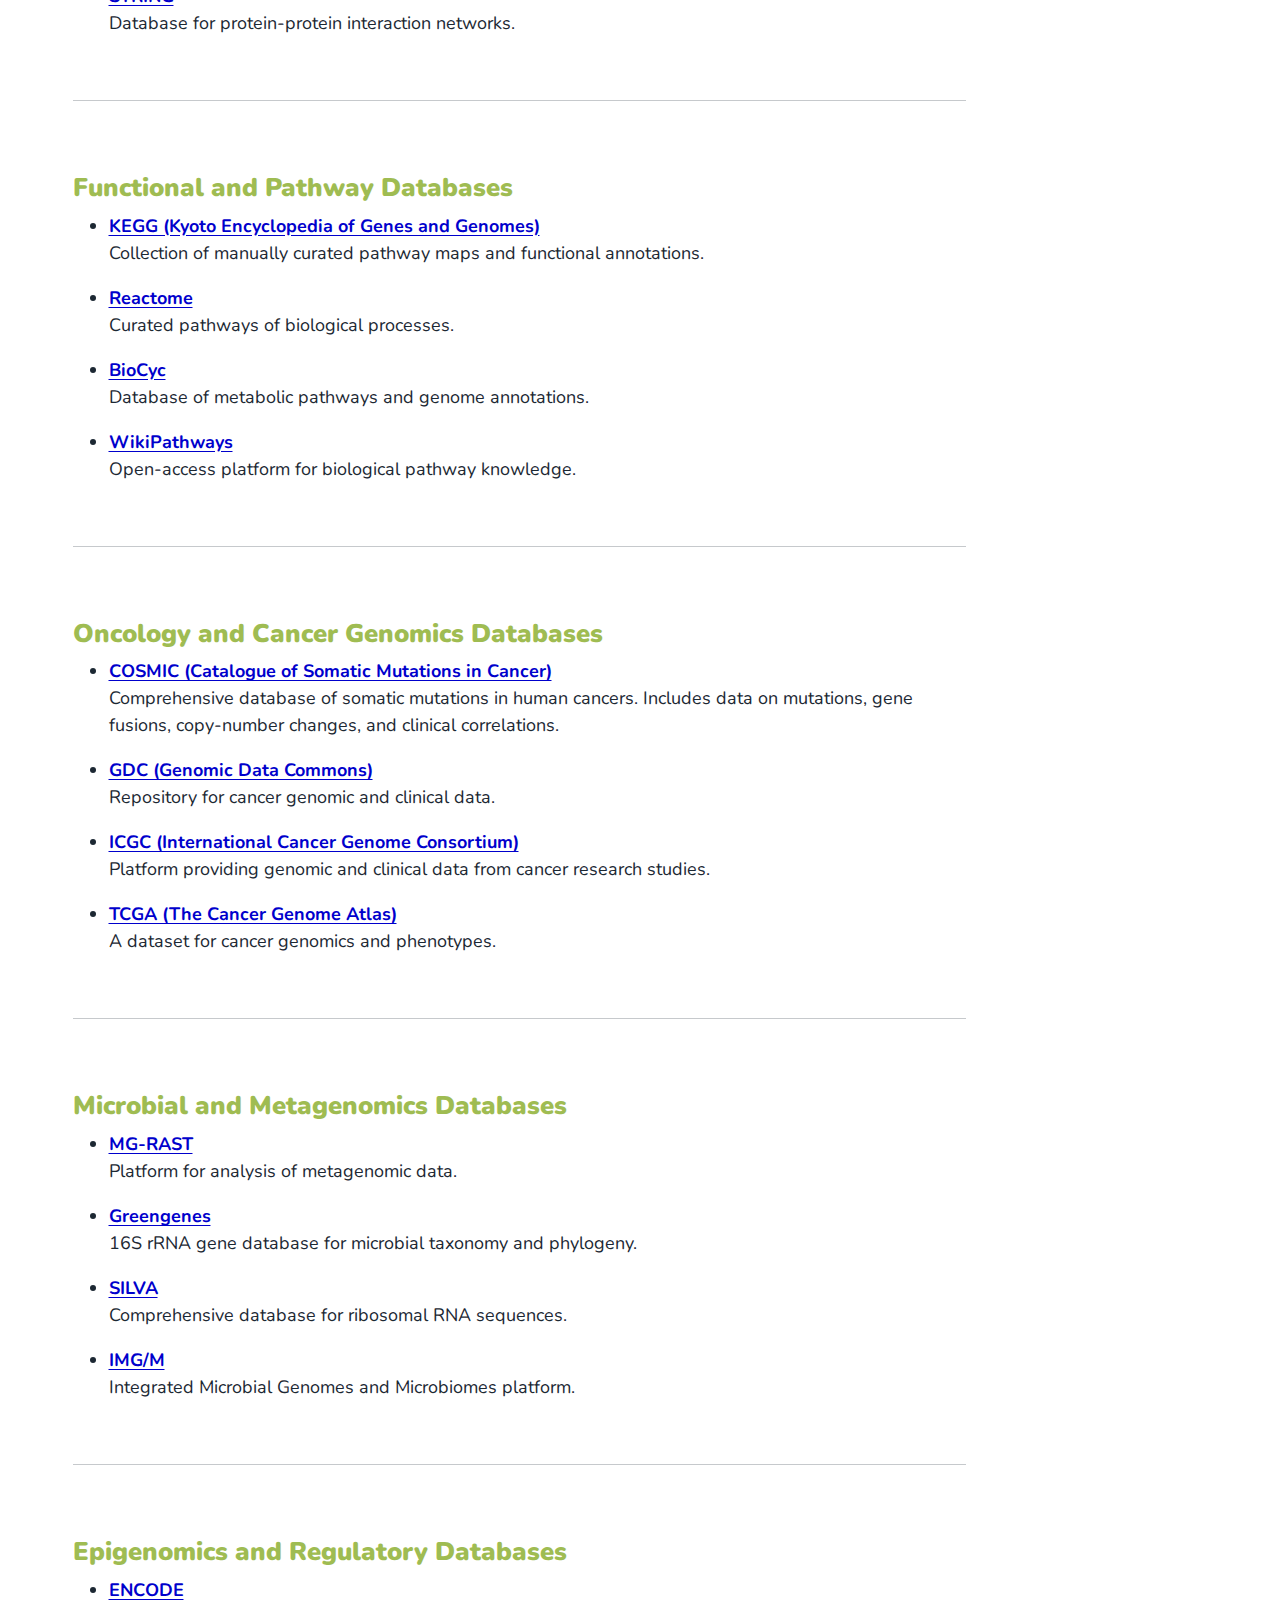
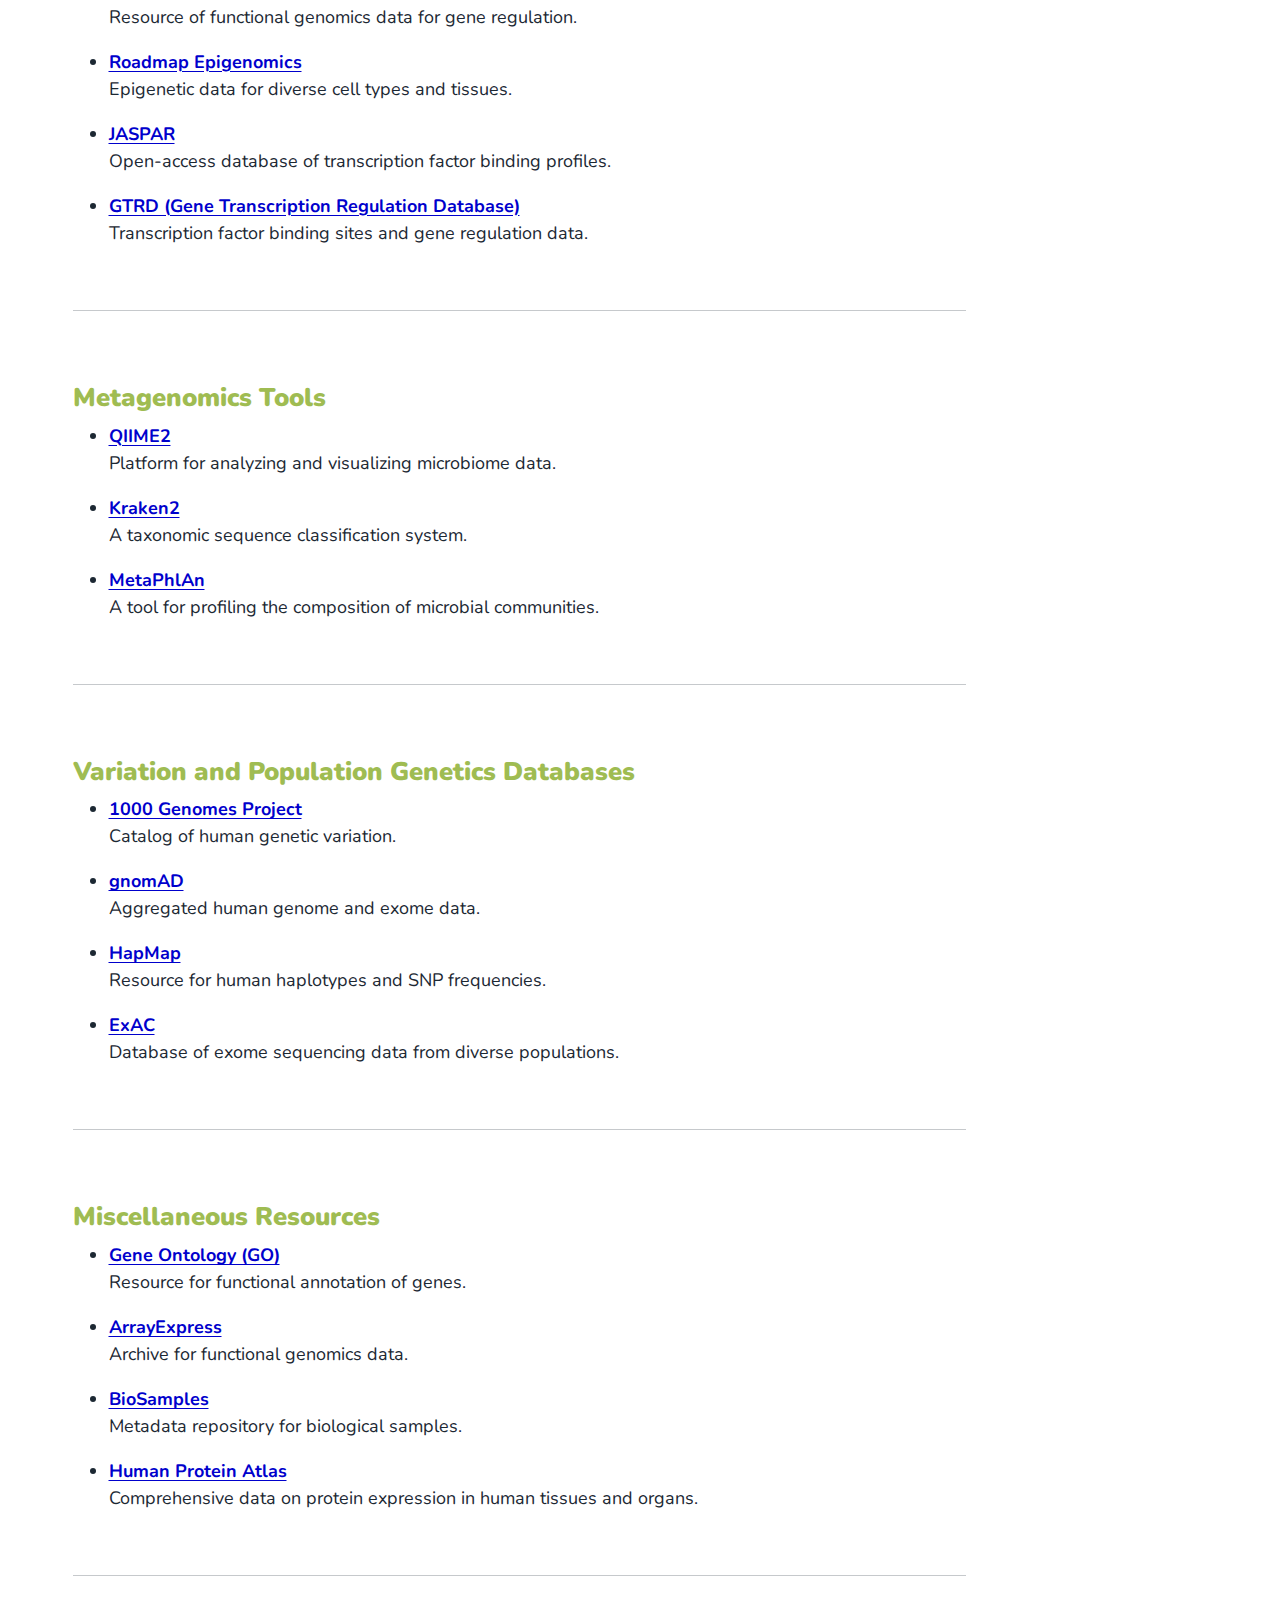
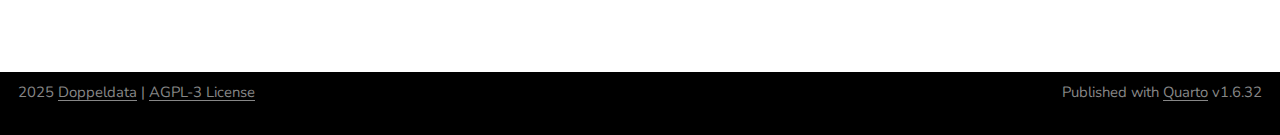
<file: docs/resources/resources_databases.html>
<!DOCTYPE html>
<html xmlns="http://www.w3.org/1999/xhtml" lang="en" xml:lang="en"><head>

<meta charset="utf-8">
<meta name="generator" content="quarto-1.6.32">

<meta name="viewport" content="width=device-width, initial-scale=1.0, user-scalable=yes">


<title>Resources - Databases</title>
<style>
code{white-space: pre-wrap;}
span.smallcaps{font-variant: small-caps;}
div.columns{display: flex; gap: min(4vw, 1.5em);}
div.column{flex: auto; overflow-x: auto;}
div.hanging-indent{margin-left: 1.5em; text-indent: -1.5em;}
ul.task-list{list-style: none;}
ul.task-list li input[type="checkbox"] {
  width: 0.8em;
  margin: 0 0.8em 0.2em -1em; /* quarto-specific, see https://github.com/quarto-dev/quarto-cli/issues/4556 */ 
  vertical-align: middle;
}
</style>


<script src="../site_libs/quarto-nav/quarto-nav.js"></script>
<script src="../site_libs/clipboard/clipboard.min.js"></script>
<script src="../site_libs/quarto-search/autocomplete.umd.js"></script>
<script src="../site_libs/quarto-search/fuse.min.js"></script>
<script src="../site_libs/quarto-search/quarto-search.js"></script>
<meta name="quarto:offset" content="../">
<link href="../assets/images/image3-Photoroom.png" rel="icon" type="image/png">
<script src="../site_libs/quarto-html/quarto.js"></script>
<script src="../site_libs/quarto-html/popper.min.js"></script>
<script src="../site_libs/quarto-html/tippy.umd.min.js"></script>
<script src="../site_libs/quarto-html/anchor.min.js"></script>
<link href="../site_libs/quarto-html/tippy.css" rel="stylesheet">
<link href="../site_libs/quarto-html/quarto-syntax-highlighting-1a2f9d04da23a7bade75d18bf8b2c3ce.css" rel="stylesheet" id="quarto-text-highlighting-styles">
<script src="../site_libs/bootstrap/bootstrap.min.js"></script>
<link href="../site_libs/bootstrap/bootstrap-icons.css" rel="stylesheet">
<link href="../site_libs/bootstrap/bootstrap-6e9cb641546f768768113a9f98577011.min.css" rel="stylesheet" append-hash="true" id="quarto-bootstrap" data-mode="light">
<script id="quarto-search-options" type="application/json">{
  "location": "navbar",
  "copy-button": false,
  "collapse-after": 3,
  "panel-placement": "end",
  "type": "overlay",
  "limit": 50,
  "keyboard-shortcut": [
    "f",
    "/",
    "s"
  ],
  "show-item-context": false,
  "language": {
    "search-no-results-text": "No results",
    "search-matching-documents-text": "matching documents",
    "search-copy-link-title": "Copy link to search",
    "search-hide-matches-text": "Hide additional matches",
    "search-more-match-text": "more match in this document",
    "search-more-matches-text": "more matches in this document",
    "search-clear-button-title": "Clear",
    "search-text-placeholder": "",
    "search-detached-cancel-button-title": "Cancel",
    "search-submit-button-title": "Submit",
    "search-label": "Search"
  }
}</script>
<script async="" src="https://www.googletagmanager.com/gtag/js?id=G-3BTXY8M06H"></script>

<script type="text/javascript">

window.dataLayer = window.dataLayer || [];
function gtag(){dataLayer.push(arguments);}
gtag('js', new Date());
gtag('config', 'G-3BTXY8M06H', { 'anonymize_ip': true});
</script>
<style>html{ scroll-behavior: smooth; }</style>
<style>

      .quarto-title-block .quarto-title-banner {
        background-image: url(../assets/images/h6qh5880_breaking_into_bioinformatics_1024x592_vo_banner.jpg);
background-size: cover;
      }
</style>
<link rel="preconnect" href="https://fonts.googleapis.com">
<link rel="preconnect" href="https://fonts.gstatic.com" crossorigin="">
<link href="https://fonts.googleapis.com/css2?family=Fira+Mono&amp;family=Nunito:ital,wght@0,400;0,500;0,600;1,400;1,500;1,600&amp;display=swap" rel="stylesheet">

<!-- Google tag (gtag.js) -->
<script async="" src="https://www.googletagmanager.com/gtag/js?id=G-3BTXY8M06H"></script>
<script>
  window.dataLayer = window.dataLayer || [];
  function gtag(){dataLayer.push(arguments);}
  gtag('js', new Date());

  gtag('config', 'G-3BTXY8M06H');
</script>


</head>

<body class="nav-fixed">

<div id="quarto-search-results"></div>
  <header id="quarto-header" class="headroom fixed-top quarto-banner">
    <nav class="navbar navbar-expand-lg " data-bs-theme="dark">
      <div class="navbar-container container-fluid">
      <div class="navbar-brand-container mx-auto">
    <a href="../index.html" class="navbar-brand navbar-brand-logo">
    <img src="../assets/images/darwinlabs_transparant-Photoroom.png" alt="logo" class="navbar-logo">
    </a>
  </div>
            <div id="quarto-search" class="" title="Search"></div>
          <button class="navbar-toggler" type="button" data-bs-toggle="collapse" data-bs-target="#navbarCollapse" aria-controls="navbarCollapse" role="menu" aria-expanded="false" aria-label="Toggle navigation" onclick="if (window.quartoToggleHeadroom) { window.quartoToggleHeadroom(); }">
  <span class="navbar-toggler-icon"></span>
</button>
          <div class="collapse navbar-collapse" id="navbarCollapse">
            <ul class="navbar-nav navbar-nav-scroll me-auto">
  <li class="nav-item">
    <span class="nav-link">
<span class="menu-text">Doppeldata</span>
    </span>
  </li>  
</ul>
            <ul class="navbar-nav navbar-nav-scroll ms-auto">
  <li class="nav-item">
    <a class="nav-link" href="../index.html"> 
<span class="menu-text">Home</span></a>
  </li>  
  <li class="nav-item">
    <a class="nav-link" href="../resources/resources.html"> 
<span class="menu-text">Resources</span></a>
  </li>  
  <li class="nav-item">
    <a class="nav-link" href="../events/events.html"> 
<span class="menu-text">Events</span></a>
  </li>  
  <li class="nav-item">
    <a class="nav-link" href="../services/services.html"> 
<span class="menu-text">Services</span></a>
  </li>  
  <li class="nav-item">
    <a class="nav-link" href="../news/news.html"> 
<span class="menu-text">News</span></a>
  </li>  
  <li class="nav-item">
    <a class="nav-link" href="../about/about.html"> 
<span class="menu-text">About</span></a>
  </li>  
  <li class="nav-item">
    <a class="nav-link" href="../contact/contact.html"> 
<span class="menu-text">Contact</span></a>
  </li>  
</ul>
          </div> <!-- /navcollapse -->
            <div class="quarto-navbar-tools">
</div>
      </div> <!-- /container-fluid -->
    </nav>
</header>
<!-- content -->
<header id="title-block-header" class="quarto-title-block default page-columns page-full">
  <div class="quarto-title-banner page-columns page-full">
    <div class="quarto-title column-page-left">
      <h1 class="title">Resources - Databases</h1>
                      </div>
  </div>
    
  
  <div class="quarto-title-meta column-page-left">

      
    
      
    </div>
    
  
  </header><div id="quarto-content" class="quarto-container page-columns page-rows-contents page-layout-full page-navbar">
<!-- sidebar -->
<!-- margin-sidebar -->
    <div id="quarto-margin-sidebar" class="sidebar margin-sidebar">
        <nav id="TOC" role="doc-toc" class="toc-active">
    <h2 id="toc-title">On this page</h2>
   
  <ul>
  <li><a href="#databases-data" id="toc-databases-data" class="nav-link active" data-scroll-target="#databases-data"><span style="color: #cc0000; font-weight: bold"> <span class="large"><strong>Databases &amp; Data</strong></span></span></a>
  <ul>
  <li><a href="#genomics-and-sequence-databases" id="toc-genomics-and-sequence-databases" class="nav-link" data-scroll-target="#genomics-and-sequence-databases"><span style="color: #95b540; font-weight: bold"> <strong>Genomics and Sequence Databases</strong></span></a></li>
  <li><a href="#protein-and-structural-databases" id="toc-protein-and-structural-databases" class="nav-link" data-scroll-target="#protein-and-structural-databases"><span style="color: #95b540; font-weight: bold"> <strong>Protein and Structural Databases</strong></span></a></li>
  <li><a href="#functional-and-pathway-databases" id="toc-functional-and-pathway-databases" class="nav-link" data-scroll-target="#functional-and-pathway-databases"><span style="color: #95b540; font-weight: bold"> <strong>Functional and Pathway Databases</strong></span></a></li>
  <li><a href="#oncology-and-cancer-genomics-databases" id="toc-oncology-and-cancer-genomics-databases" class="nav-link" data-scroll-target="#oncology-and-cancer-genomics-databases"><span style="color: #95b540; font-weight: bold"> <strong>Oncology and Cancer Genomics Databases</strong></span></a></li>
  <li><a href="#microbial-and-metagenomics-databases" id="toc-microbial-and-metagenomics-databases" class="nav-link" data-scroll-target="#microbial-and-metagenomics-databases"><span style="color: #95b540; font-weight: bold"> <strong>Microbial and Metagenomics Databases</strong></span></a></li>
  <li><a href="#epigenomics-and-regulatory-databases" id="toc-epigenomics-and-regulatory-databases" class="nav-link" data-scroll-target="#epigenomics-and-regulatory-databases"><span style="color: #95b540; font-weight: bold"> <strong>Epigenomics and Regulatory Databases</strong></span></a></li>
  <li><a href="#metagenomics-tools" id="toc-metagenomics-tools" class="nav-link" data-scroll-target="#metagenomics-tools"><span style="color: #95b540; font-weight: bold"> <strong>Metagenomics Tools</strong></span></a></li>
  <li><a href="#variation-and-population-genetics-databases" id="toc-variation-and-population-genetics-databases" class="nav-link" data-scroll-target="#variation-and-population-genetics-databases"><span style="color: #95b540; font-weight: bold"> <strong>Variation and Population Genetics Databases</strong></span></a></li>
  <li><a href="#miscellaneous-resources" id="toc-miscellaneous-resources" class="nav-link" data-scroll-target="#miscellaneous-resources"><span style="color: #95b540; font-weight: bold"> <strong>Miscellaneous Resources</strong></span></a></li>
  </ul></li>
  </ul>
</nav>
    </div>
<!-- main -->
<main class="content quarto-banner-title-block column-page-left" id="quarto-document-content">






<style>
  /* Force hiding of the title */
  .pagelayout-title,
  .pagelayout-title h1,
  h1.pagetitle, /* Specific targeting for standalone titles */
  h1 {
    display: none !important;
    visibility: hidden !important;
    color: transparent !important;
  }
</style>
<section id="databases-data" class="level2">
<h2 class="anchored" data-anchor-id="databases-data"><span style="color: #cc0000; font-weight: bold"> <span class="large"><strong>Databases &amp; Data</strong></span></span></h2>
<p><br></p>
<section id="genomics-and-sequence-databases" class="level3">
<h3 class="anchored" data-anchor-id="genomics-and-sequence-databases"><span style="color: #95b540; font-weight: bold"> <strong>Genomics and Sequence Databases</strong></span></h3>
<ul>
<li><p><strong><a href="https://www.ncbi.nlm.nih.gov/genbank/">GenBank</a></strong><br>
Repository for nucleotide sequences and their protein translations. Includes annotations and metadata.</p></li>
<li><p><strong><a href="https://ensembl.org/">Ensembl Genome Browser</a></strong><br>
Genome-scale data for vertebrates, plants, and more. Includes annotations, comparative genomics, and regulatory data.</p></li>
<li><p><strong><a href="https://genome.ucsc.edu/">UCSC Genome Browser</a></strong><br>
Interactive platform for viewing genome assemblies with data on genes, sequences, regulatory elements, and conservation.</p></li>
<li><p><strong><a href="https://www.ncbi.nlm.nih.gov/refseq/">RefSeq</a></strong><br>
Curated collection of DNA, RNA, and protein sequences. Provides reference standards for genome annotation.</p></li>
<li><p><strong><a href="https://www.ddbj.nig.ac.jp/index-e.html">DDBJ (DNA Data Bank of Japan)</a></strong><br>
Partner to GenBank and EMBL-EBI, sharing nucleotide sequence data globally.</p></li>
<li><p><strong><a href="https://gatk.broadinstitute.org/hc/en-us/articles/360035890811">GATK Resource Bundle</a></strong><br>
A comprehensive set of reference files, including:</p>
<ul>
<li>Human reference genomes (e.g., <code>GRCh38</code>, <code>hg19</code>)<br>
</li>
<li>Variant calling reference files like known SNPs (<code>dbSNP</code>) and indels (<code>Mills_and_1000G</code>).<br>
</li>
<li>Precomputed files for Base Quality Score Recalibration (BQSR) and Variant Quality Score Recalibration (VQSR).</li>
</ul></li>
<li><p><strong><a href="https://www.ncbi.nlm.nih.gov/snp/">dbSNP</a></strong><br>
SNP reference files for population genetics and variant calling.</p></li>
</ul>
<p><br></p>
<hr>
<p><br></p>
</section>
<section id="protein-and-structural-databases" class="level3">
<h3 class="anchored" data-anchor-id="protein-and-structural-databases"><span style="color: #95b540; font-weight: bold"> <strong>Protein and Structural Databases</strong></span></h3>
<ul>
<li><p><strong><a href="https://www.uniprot.org/">UniProt</a></strong><br>
Comprehensive resource for protein sequence and functional information.</p></li>
<li><p><strong><a href="https://www.rcsb.org/">Protein Data Bank (PDB)</a></strong><br>
Repository of 3D structural data of proteins, nucleic acids, and complexes.</p></li>
<li><p><strong><a href="https://www.ebi.ac.uk/interpro/">InterPro</a></strong><br>
Functional analysis of proteins by classifying sequences into families.</p></li>
<li><p><strong><a href="https://pfam.xfam.org/">Pfam</a></strong><br>
Database of protein families and associated annotations.</p></li>
<li><p><strong><a href="https://string-db.org/">STRING</a></strong><br>
Database for protein-protein interaction networks.</p></li>
</ul>
<p><br></p>
<hr>
<p><br></p>
</section>
<section id="functional-and-pathway-databases" class="level3">
<h3 class="anchored" data-anchor-id="functional-and-pathway-databases"><span style="color: #95b540; font-weight: bold"> <strong>Functional and Pathway Databases</strong></span></h3>
<ul>
<li><p><strong><a href="https://www.genome.jp/kegg/">KEGG (Kyoto Encyclopedia of Genes and Genomes)</a></strong><br>
Collection of manually curated pathway maps and functional annotations.</p></li>
<li><p><strong><a href="https://reactome.org/">Reactome</a></strong><br>
Curated pathways of biological processes.</p></li>
<li><p><strong><a href="https://biocyc.org/">BioCyc</a></strong><br>
Database of metabolic pathways and genome annotations.</p></li>
<li><p><strong><a href="https://www.wikipathways.org/">WikiPathways</a></strong><br>
Open-access platform for biological pathway knowledge.</p></li>
</ul>
<p><br></p>
<hr>
<p><br></p>
</section>
<section id="oncology-and-cancer-genomics-databases" class="level3">
<h3 class="anchored" data-anchor-id="oncology-and-cancer-genomics-databases"><span style="color: #95b540; font-weight: bold"> <strong>Oncology and Cancer Genomics Databases</strong></span></h3>
<ul>
<li><p><strong><a href="https://cancer.sanger.ac.uk/cosmic">COSMIC (Catalogue of Somatic Mutations in Cancer)</a></strong><br>
Comprehensive database of somatic mutations in human cancers. Includes data on mutations, gene fusions, copy-number changes, and clinical correlations.</p></li>
<li><p><strong><a href="https://gdc.cancer.gov/">GDC (Genomic Data Commons)</a></strong><br>
Repository for cancer genomic and clinical data.</p></li>
<li><p><strong><a href="https://dcc.icgc.org/">ICGC (International Cancer Genome Consortium)</a></strong><br>
Platform providing genomic and clinical data from cancer research studies.</p></li>
<li><p><strong><a href="https://www.cancer.gov/tcga">TCGA (The Cancer Genome Atlas)</a></strong><br>
A dataset for cancer genomics and phenotypes.</p></li>
</ul>
<p><br></p>
<hr>
<p><br></p>
</section>
<section id="microbial-and-metagenomics-databases" class="level3">
<h3 class="anchored" data-anchor-id="microbial-and-metagenomics-databases"><span style="color: #95b540; font-weight: bold"> <strong>Microbial and Metagenomics Databases</strong></span></h3>
<ul>
<li><p><strong><a href="https://www.mg-rast.org/">MG-RAST</a></strong><br>
Platform for analysis of metagenomic data.</p></li>
<li><p><strong><a href="https://greengenes.secondgenome.com/">Greengenes</a></strong><br>
16S rRNA gene database for microbial taxonomy and phylogeny.</p></li>
<li><p><strong><a href="https://www.arb-silva.de/">SILVA</a></strong><br>
Comprehensive database for ribosomal RNA sequences.</p></li>
<li><p><strong><a href="https://img.jgi.doe.gov/">IMG/M</a></strong><br>
Integrated Microbial Genomes and Microbiomes platform.</p></li>
</ul>
<p><br></p>
<hr>
<p><br></p>
</section>
<section id="epigenomics-and-regulatory-databases" class="level3">
<h3 class="anchored" data-anchor-id="epigenomics-and-regulatory-databases"><span style="color: #95b540; font-weight: bold"> <strong>Epigenomics and Regulatory Databases</strong></span></h3>
<ul>
<li><p><strong><a href="https://www.encodeproject.org/">ENCODE</a></strong><br>
Resource of functional genomics data for gene regulation.</p></li>
<li><p><strong><a href="http://www.roadmapepigenomics.org/">Roadmap Epigenomics</a></strong><br>
Epigenetic data for diverse cell types and tissues.</p></li>
<li><p><strong><a href="https://jaspar.genereg.net/">JASPAR</a></strong><br>
Open-access database of transcription factor binding profiles.</p></li>
<li><p><strong><a href="http://gtrd.biouml.org/">GTRD (Gene Transcription Regulation Database)</a></strong><br>
Transcription factor binding sites and gene regulation data.</p></li>
</ul>
<p><br></p>
<hr>
<p><br></p>
</section>
<section id="metagenomics-tools" class="level3">
<h3 class="anchored" data-anchor-id="metagenomics-tools"><span style="color: #95b540; font-weight: bold"> <strong>Metagenomics Tools</strong></span></h3>
<ul>
<li><p><strong><a href="https://qiime2.org/">QIIME2</a></strong><br>
Platform for analyzing and visualizing microbiome data.</p></li>
<li><p><strong><a href="https://ccb.jhu.edu/software/kraken2/">Kraken2</a></strong><br>
A taxonomic sequence classification system.</p></li>
<li><p><strong><a href="https://huttenhower.sph.harvard.edu/metaphlan">MetaPhlAn</a></strong><br>
A tool for profiling the composition of microbial communities.</p></li>
</ul>
<p><br></p>
<hr>
<p><br></p>
</section>
<section id="variation-and-population-genetics-databases" class="level3">
<h3 class="anchored" data-anchor-id="variation-and-population-genetics-databases"><span style="color: #95b540; font-weight: bold"> <strong>Variation and Population Genetics Databases</strong></span></h3>
<ul>
<li><p><strong><a href="https://www.internationalgenome.org/">1000 Genomes Project</a></strong><br>
Catalog of human genetic variation.</p></li>
<li><p><strong><a href="https://gnomad.broadinstitute.org/">gnomAD</a></strong><br>
Aggregated human genome and exome data.</p></li>
<li><p><strong><a href="https://www.genome.gov/10001688/international-hapmap-project">HapMap</a></strong><br>
Resource for human haplotypes and SNP frequencies.</p></li>
<li><p><strong><a href="https://exac.broadinstitute.org/">ExAC</a></strong><br>
Database of exome sequencing data from diverse populations.</p></li>
</ul>
<p><br></p>
<hr>
<p><br></p>
</section>
<section id="miscellaneous-resources" class="level3">
<h3 class="anchored" data-anchor-id="miscellaneous-resources"><span style="color: #95b540; font-weight: bold"> <strong>Miscellaneous Resources</strong></span></h3>
<ul>
<li><p><strong><a href="http://geneontology.org/">Gene Ontology (GO)</a></strong><br>
Resource for functional annotation of genes.</p></li>
<li><p><strong><a href="https://www.ebi.ac.uk/arrayexpress/">ArrayExpress</a></strong><br>
Archive for functional genomics data.</p></li>
<li><p><strong><a href="https://www.ebi.ac.uk/biosamples/">BioSamples</a></strong><br>
Metadata repository for biological samples.</p></li>
<li><p><strong><a href="https://www.proteinatlas.org/">Human Protein Atlas</a></strong><br>
Comprehensive data on protein expression in human tissues and organs.</p></li>
</ul>
<p><br></p>
<hr>


</section>
</section>

</main> <!-- /main -->
<script id="quarto-html-after-body" type="application/javascript">
window.document.addEventListener("DOMContentLoaded", function (event) {
  const toggleBodyColorMode = (bsSheetEl) => {
    const mode = bsSheetEl.getAttribute("data-mode");
    const bodyEl = window.document.querySelector("body");
    if (mode === "dark") {
      bodyEl.classList.add("quarto-dark");
      bodyEl.classList.remove("quarto-light");
    } else {
      bodyEl.classList.add("quarto-light");
      bodyEl.classList.remove("quarto-dark");
    }
  }
  const toggleBodyColorPrimary = () => {
    const bsSheetEl = window.document.querySelector("link#quarto-bootstrap");
    if (bsSheetEl) {
      toggleBodyColorMode(bsSheetEl);
    }
  }
  toggleBodyColorPrimary();  
  const icon = "";
  const anchorJS = new window.AnchorJS();
  anchorJS.options = {
    placement: 'right',
    icon: icon
  };
  anchorJS.add('.anchored');
  const isCodeAnnotation = (el) => {
    for (const clz of el.classList) {
      if (clz.startsWith('code-annotation-')) {                     
        return true;
      }
    }
    return false;
  }
  const onCopySuccess = function(e) {
    // button target
    const button = e.trigger;
    // don't keep focus
    button.blur();
    // flash "checked"
    button.classList.add('code-copy-button-checked');
    var currentTitle = button.getAttribute("title");
    button.setAttribute("title", "Copied!");
    let tooltip;
    if (window.bootstrap) {
      button.setAttribute("data-bs-toggle", "tooltip");
      button.setAttribute("data-bs-placement", "left");
      button.setAttribute("data-bs-title", "Copied!");
      tooltip = new bootstrap.Tooltip(button, 
        { trigger: "manual", 
          customClass: "code-copy-button-tooltip",
          offset: [0, -8]});
      tooltip.show();    
    }
    setTimeout(function() {
      if (tooltip) {
        tooltip.hide();
        button.removeAttribute("data-bs-title");
        button.removeAttribute("data-bs-toggle");
        button.removeAttribute("data-bs-placement");
      }
      button.setAttribute("title", currentTitle);
      button.classList.remove('code-copy-button-checked');
    }, 1000);
    // clear code selection
    e.clearSelection();
  }
  const getTextToCopy = function(trigger) {
      const codeEl = trigger.previousElementSibling.cloneNode(true);
      for (const childEl of codeEl.children) {
        if (isCodeAnnotation(childEl)) {
          childEl.remove();
        }
      }
      return codeEl.innerText;
  }
  const clipboard = new window.ClipboardJS('.code-copy-button:not([data-in-quarto-modal])', {
    text: getTextToCopy
  });
  clipboard.on('success', onCopySuccess);
  if (window.document.getElementById('quarto-embedded-source-code-modal')) {
    // For code content inside modals, clipBoardJS needs to be initialized with a container option
    // TODO: Check when it could be a function (https://github.com/zenorocha/clipboard.js/issues/860)
    const clipboardModal = new window.ClipboardJS('.code-copy-button[data-in-quarto-modal]', {
      text: getTextToCopy,
      container: window.document.getElementById('quarto-embedded-source-code-modal')
    });
    clipboardModal.on('success', onCopySuccess);
  }
    var localhostRegex = new RegExp(/^(?:http|https):\/\/localhost\:?[0-9]*\//);
    var mailtoRegex = new RegExp(/^mailto:/);
      var filterRegex = new RegExp("https:\/\/www\.doppeldata\.au\/");
    var isInternal = (href) => {
        return filterRegex.test(href) || localhostRegex.test(href) || mailtoRegex.test(href);
    }
    // Inspect non-navigation links and adorn them if external
 	var links = window.document.querySelectorAll('a[href]:not(.nav-link):not(.navbar-brand):not(.toc-action):not(.sidebar-link):not(.sidebar-item-toggle):not(.pagination-link):not(.no-external):not([aria-hidden]):not(.dropdown-item):not(.quarto-navigation-tool):not(.about-link)');
    for (var i=0; i<links.length; i++) {
      const link = links[i];
      if (!isInternal(link.href)) {
        // undo the damage that might have been done by quarto-nav.js in the case of
        // links that we want to consider external
        if (link.dataset.originalHref !== undefined) {
          link.href = link.dataset.originalHref;
        }
      }
    }
  function tippyHover(el, contentFn, onTriggerFn, onUntriggerFn) {
    const config = {
      allowHTML: true,
      maxWidth: 500,
      delay: 100,
      arrow: false,
      appendTo: function(el) {
          return el.parentElement;
      },
      interactive: true,
      interactiveBorder: 10,
      theme: 'quarto',
      placement: 'bottom-start',
    };
    if (contentFn) {
      config.content = contentFn;
    }
    if (onTriggerFn) {
      config.onTrigger = onTriggerFn;
    }
    if (onUntriggerFn) {
      config.onUntrigger = onUntriggerFn;
    }
    window.tippy(el, config); 
  }
  const noterefs = window.document.querySelectorAll('a[role="doc-noteref"]');
  for (var i=0; i<noterefs.length; i++) {
    const ref = noterefs[i];
    tippyHover(ref, function() {
      // use id or data attribute instead here
      let href = ref.getAttribute('data-footnote-href') || ref.getAttribute('href');
      try { href = new URL(href).hash; } catch {}
      const id = href.replace(/^#\/?/, "");
      const note = window.document.getElementById(id);
      if (note) {
        return note.innerHTML;
      } else {
        return "";
      }
    });
  }
  const xrefs = window.document.querySelectorAll('a.quarto-xref');
  const processXRef = (id, note) => {
    // Strip column container classes
    const stripColumnClz = (el) => {
      el.classList.remove("page-full", "page-columns");
      if (el.children) {
        for (const child of el.children) {
          stripColumnClz(child);
        }
      }
    }
    stripColumnClz(note)
    if (id === null || id.startsWith('sec-')) {
      // Special case sections, only their first couple elements
      const container = document.createElement("div");
      if (note.children && note.children.length > 2) {
        container.appendChild(note.children[0].cloneNode(true));
        for (let i = 1; i < note.children.length; i++) {
          const child = note.children[i];
          if (child.tagName === "P" && child.innerText === "") {
            continue;
          } else {
            container.appendChild(child.cloneNode(true));
            break;
          }
        }
        if (window.Quarto?.typesetMath) {
          window.Quarto.typesetMath(container);
        }
        return container.innerHTML
      } else {
        if (window.Quarto?.typesetMath) {
          window.Quarto.typesetMath(note);
        }
        return note.innerHTML;
      }
    } else {
      // Remove any anchor links if they are present
      const anchorLink = note.querySelector('a.anchorjs-link');
      if (anchorLink) {
        anchorLink.remove();
      }
      if (window.Quarto?.typesetMath) {
        window.Quarto.typesetMath(note);
      }
      // TODO in 1.5, we should make sure this works without a callout special case
      if (note.classList.contains("callout")) {
        return note.outerHTML;
      } else {
        return note.innerHTML;
      }
    }
  }
  for (var i=0; i<xrefs.length; i++) {
    const xref = xrefs[i];
    tippyHover(xref, undefined, function(instance) {
      instance.disable();
      let url = xref.getAttribute('href');
      let hash = undefined; 
      if (url.startsWith('#')) {
        hash = url;
      } else {
        try { hash = new URL(url).hash; } catch {}
      }
      if (hash) {
        const id = hash.replace(/^#\/?/, "");
        const note = window.document.getElementById(id);
        if (note !== null) {
          try {
            const html = processXRef(id, note.cloneNode(true));
            instance.setContent(html);
          } finally {
            instance.enable();
            instance.show();
          }
        } else {
          // See if we can fetch this
          fetch(url.split('#')[0])
          .then(res => res.text())
          .then(html => {
            const parser = new DOMParser();
            const htmlDoc = parser.parseFromString(html, "text/html");
            const note = htmlDoc.getElementById(id);
            if (note !== null) {
              const html = processXRef(id, note);
              instance.setContent(html);
            } 
          }).finally(() => {
            instance.enable();
            instance.show();
          });
        }
      } else {
        // See if we can fetch a full url (with no hash to target)
        // This is a special case and we should probably do some content thinning / targeting
        fetch(url)
        .then(res => res.text())
        .then(html => {
          const parser = new DOMParser();
          const htmlDoc = parser.parseFromString(html, "text/html");
          const note = htmlDoc.querySelector('main.content');
          if (note !== null) {
            // This should only happen for chapter cross references
            // (since there is no id in the URL)
            // remove the first header
            if (note.children.length > 0 && note.children[0].tagName === "HEADER") {
              note.children[0].remove();
            }
            const html = processXRef(null, note);
            instance.setContent(html);
          } 
        }).finally(() => {
          instance.enable();
          instance.show();
        });
      }
    }, function(instance) {
    });
  }
      let selectedAnnoteEl;
      const selectorForAnnotation = ( cell, annotation) => {
        let cellAttr = 'data-code-cell="' + cell + '"';
        let lineAttr = 'data-code-annotation="' +  annotation + '"';
        const selector = 'span[' + cellAttr + '][' + lineAttr + ']';
        return selector;
      }
      const selectCodeLines = (annoteEl) => {
        const doc = window.document;
        const targetCell = annoteEl.getAttribute("data-target-cell");
        const targetAnnotation = annoteEl.getAttribute("data-target-annotation");
        const annoteSpan = window.document.querySelector(selectorForAnnotation(targetCell, targetAnnotation));
        const lines = annoteSpan.getAttribute("data-code-lines").split(",");
        const lineIds = lines.map((line) => {
          return targetCell + "-" + line;
        })
        let top = null;
        let height = null;
        let parent = null;
        if (lineIds.length > 0) {
            //compute the position of the single el (top and bottom and make a div)
            const el = window.document.getElementById(lineIds[0]);
            top = el.offsetTop;
            height = el.offsetHeight;
            parent = el.parentElement.parentElement;
          if (lineIds.length > 1) {
            const lastEl = window.document.getElementById(lineIds[lineIds.length - 1]);
            const bottom = lastEl.offsetTop + lastEl.offsetHeight;
            height = bottom - top;
          }
          if (top !== null && height !== null && parent !== null) {
            // cook up a div (if necessary) and position it 
            let div = window.document.getElementById("code-annotation-line-highlight");
            if (div === null) {
              div = window.document.createElement("div");
              div.setAttribute("id", "code-annotation-line-highlight");
              div.style.position = 'absolute';
              parent.appendChild(div);
            }
            div.style.top = top - 2 + "px";
            div.style.height = height + 4 + "px";
            div.style.left = 0;
            let gutterDiv = window.document.getElementById("code-annotation-line-highlight-gutter");
            if (gutterDiv === null) {
              gutterDiv = window.document.createElement("div");
              gutterDiv.setAttribute("id", "code-annotation-line-highlight-gutter");
              gutterDiv.style.position = 'absolute';
              const codeCell = window.document.getElementById(targetCell);
              const gutter = codeCell.querySelector('.code-annotation-gutter');
              gutter.appendChild(gutterDiv);
            }
            gutterDiv.style.top = top - 2 + "px";
            gutterDiv.style.height = height + 4 + "px";
          }
          selectedAnnoteEl = annoteEl;
        }
      };
      const unselectCodeLines = () => {
        const elementsIds = ["code-annotation-line-highlight", "code-annotation-line-highlight-gutter"];
        elementsIds.forEach((elId) => {
          const div = window.document.getElementById(elId);
          if (div) {
            div.remove();
          }
        });
        selectedAnnoteEl = undefined;
      };
        // Handle positioning of the toggle
    window.addEventListener(
      "resize",
      throttle(() => {
        elRect = undefined;
        if (selectedAnnoteEl) {
          selectCodeLines(selectedAnnoteEl);
        }
      }, 10)
    );
    function throttle(fn, ms) {
    let throttle = false;
    let timer;
      return (...args) => {
        if(!throttle) { // first call gets through
            fn.apply(this, args);
            throttle = true;
        } else { // all the others get throttled
            if(timer) clearTimeout(timer); // cancel #2
            timer = setTimeout(() => {
              fn.apply(this, args);
              timer = throttle = false;
            }, ms);
        }
      };
    }
      // Attach click handler to the DT
      const annoteDls = window.document.querySelectorAll('dt[data-target-cell]');
      for (const annoteDlNode of annoteDls) {
        annoteDlNode.addEventListener('click', (event) => {
          const clickedEl = event.target;
          if (clickedEl !== selectedAnnoteEl) {
            unselectCodeLines();
            const activeEl = window.document.querySelector('dt[data-target-cell].code-annotation-active');
            if (activeEl) {
              activeEl.classList.remove('code-annotation-active');
            }
            selectCodeLines(clickedEl);
            clickedEl.classList.add('code-annotation-active');
          } else {
            // Unselect the line
            unselectCodeLines();
            clickedEl.classList.remove('code-annotation-active');
          }
        });
      }
  const findCites = (el) => {
    const parentEl = el.parentElement;
    if (parentEl) {
      const cites = parentEl.dataset.cites;
      if (cites) {
        return {
          el,
          cites: cites.split(' ')
        };
      } else {
        return findCites(el.parentElement)
      }
    } else {
      return undefined;
    }
  };
  var bibliorefs = window.document.querySelectorAll('a[role="doc-biblioref"]');
  for (var i=0; i<bibliorefs.length; i++) {
    const ref = bibliorefs[i];
    const citeInfo = findCites(ref);
    if (citeInfo) {
      tippyHover(citeInfo.el, function() {
        var popup = window.document.createElement('div');
        citeInfo.cites.forEach(function(cite) {
          var citeDiv = window.document.createElement('div');
          citeDiv.classList.add('hanging-indent');
          citeDiv.classList.add('csl-entry');
          var biblioDiv = window.document.getElementById('ref-' + cite);
          if (biblioDiv) {
            citeDiv.innerHTML = biblioDiv.innerHTML;
          }
          popup.appendChild(citeDiv);
        });
        return popup.innerHTML;
      });
    }
  }
});
</script>
</div> <!-- /content -->
<footer class="footer">
  <div class="nav-footer">
    <div class="nav-footer-left">
<p>2025 <a href="https://doppeldata.au">Doppeldata</a> | <a href="https://choosealicense.com/licenses/agpl-3.0/">AGPL-3 License</a></p>
</div>   
    <div class="nav-footer-center">
      &nbsp;
    </div>
    <div class="nav-footer-right">
<p>Published with <a href="https://quarto.org/">Quarto</a> v1.6.32
</p>
</div>
  </div>
</footer>




<script src="../site_libs/quarto-html/zenscroll-min.js"></script>
</body></html>
</file>
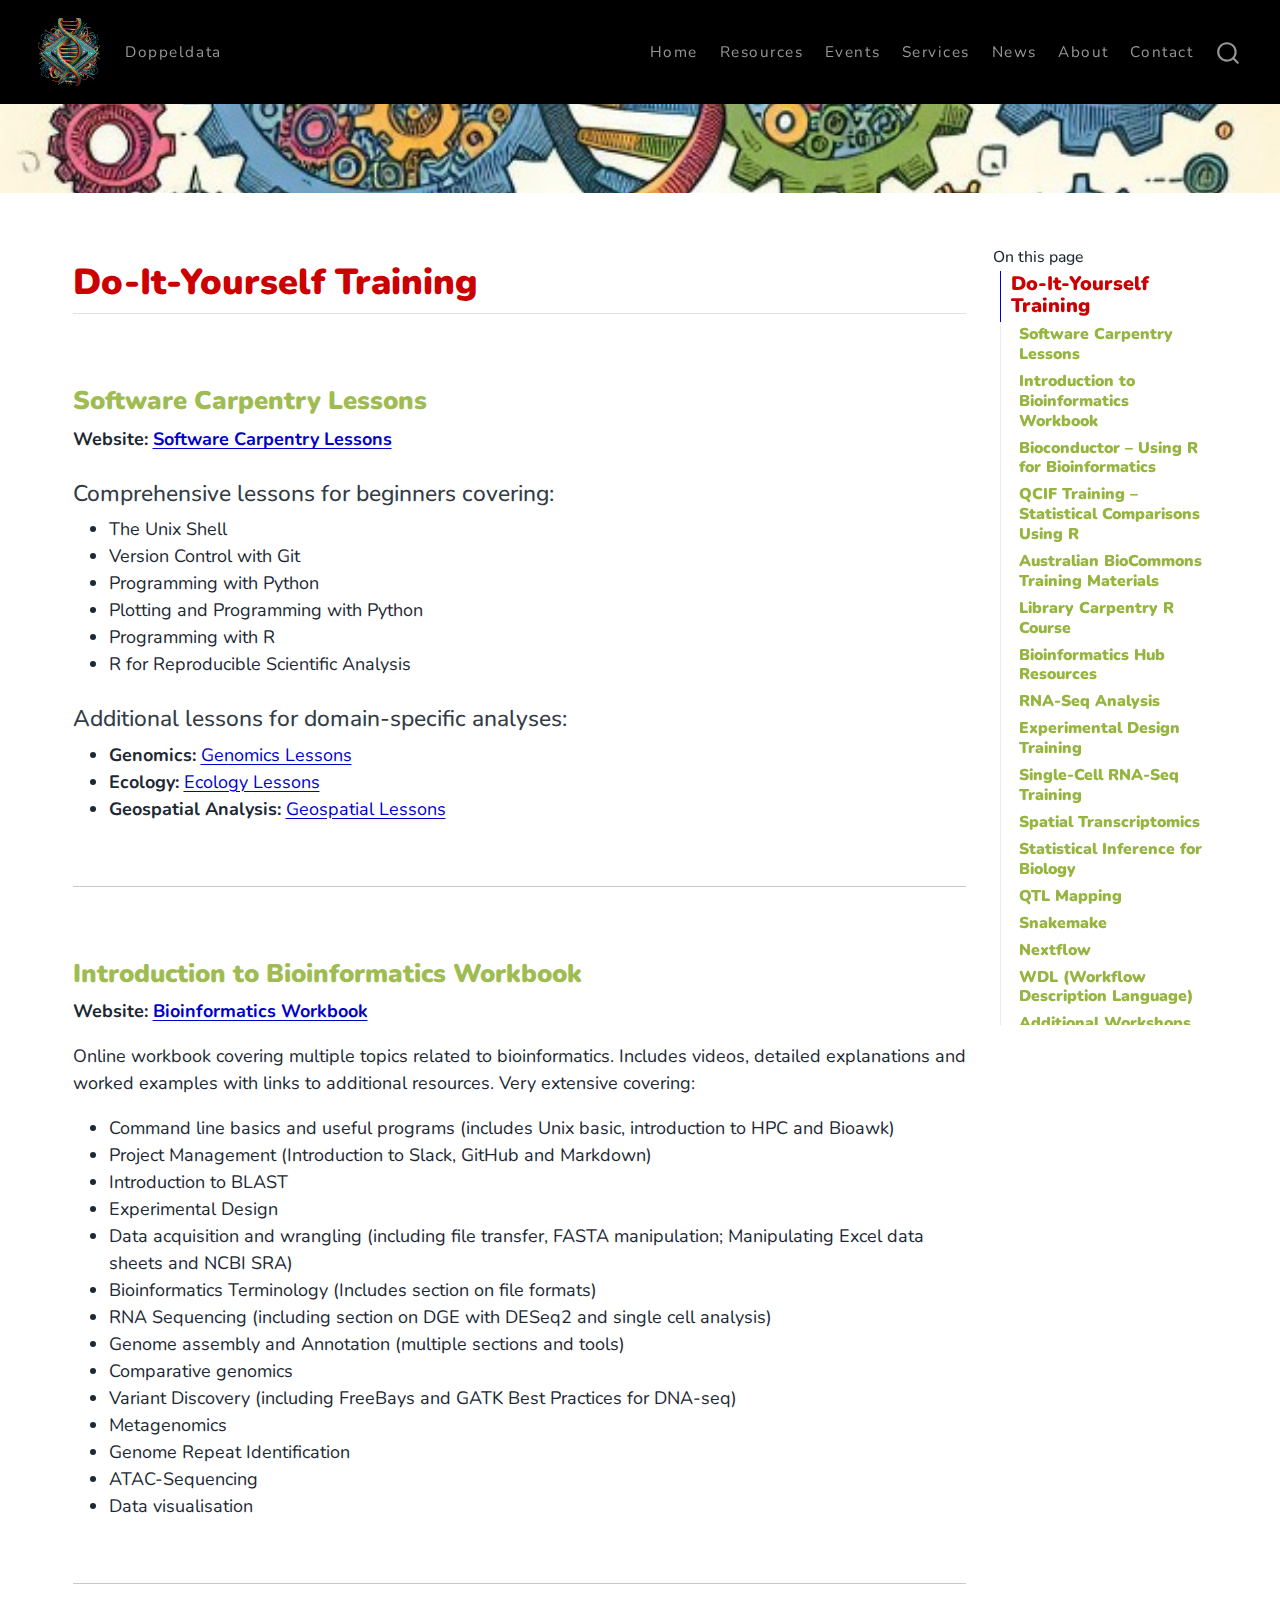
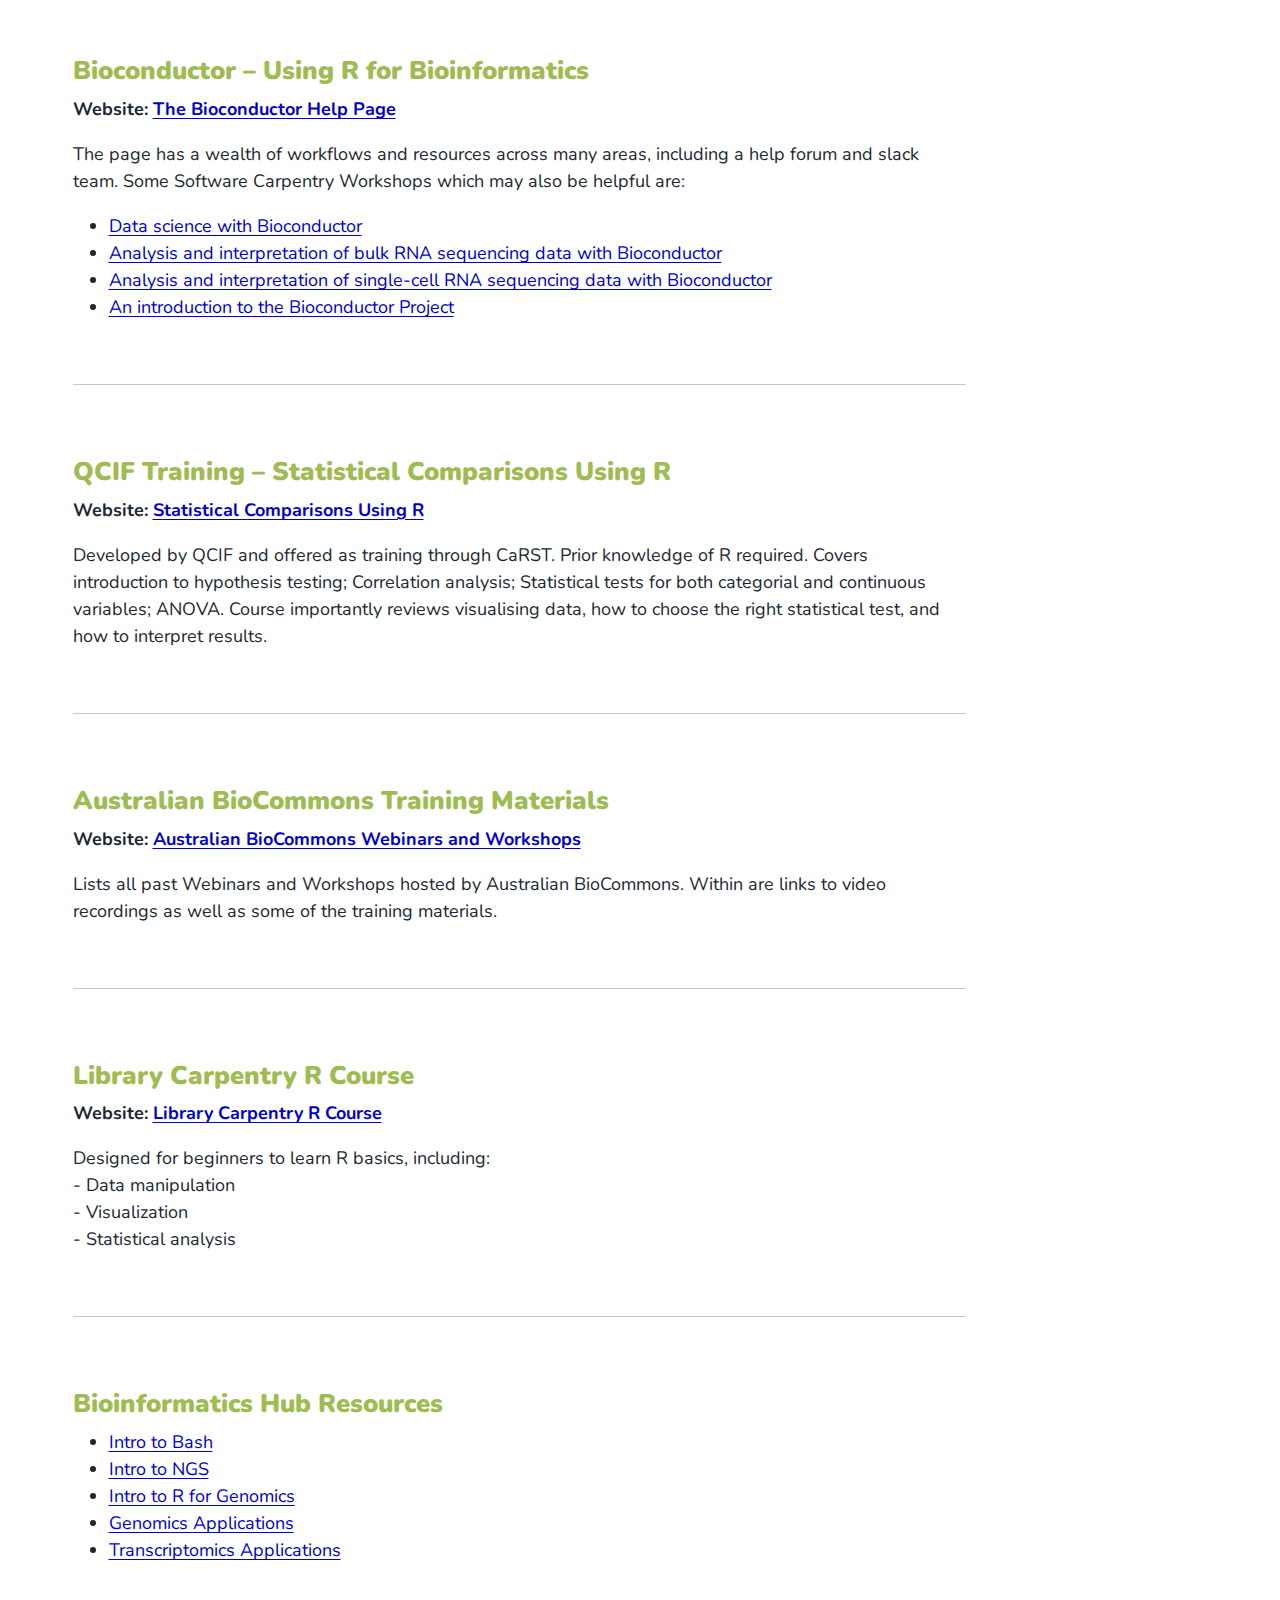
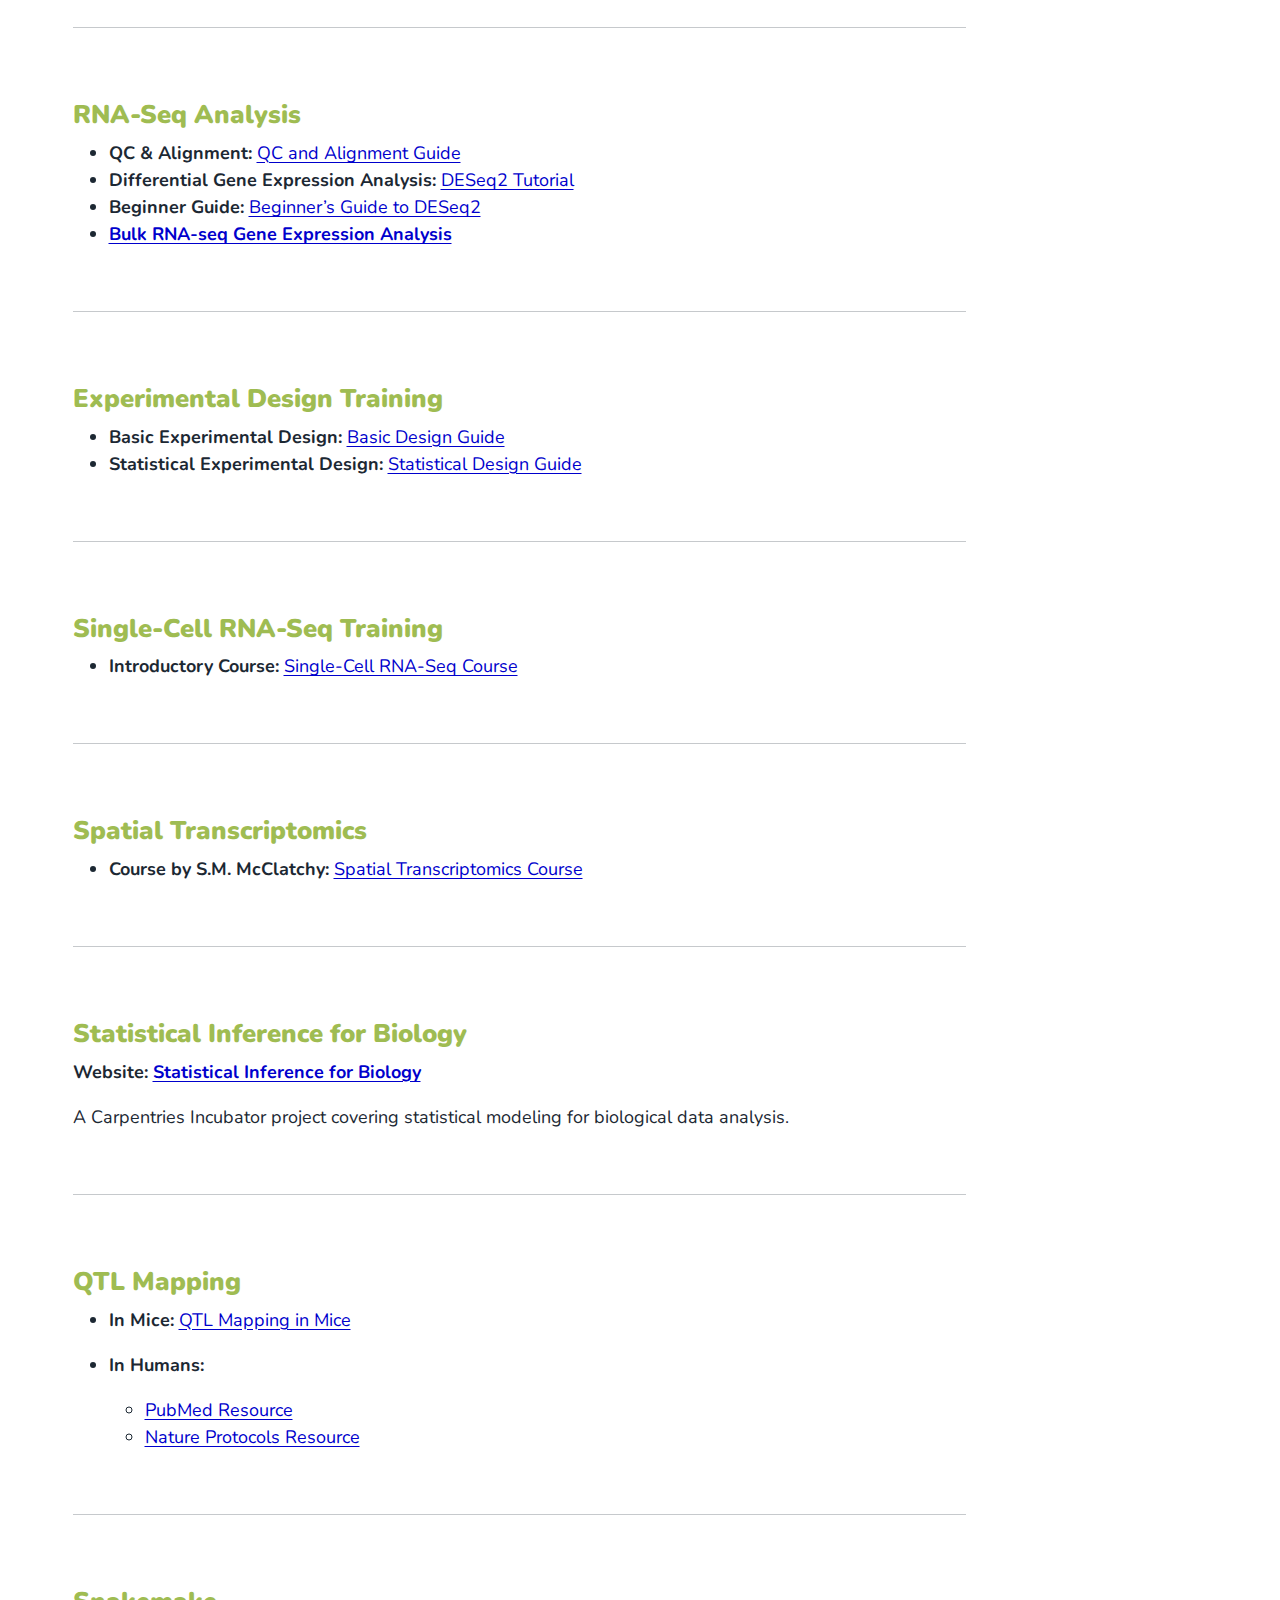
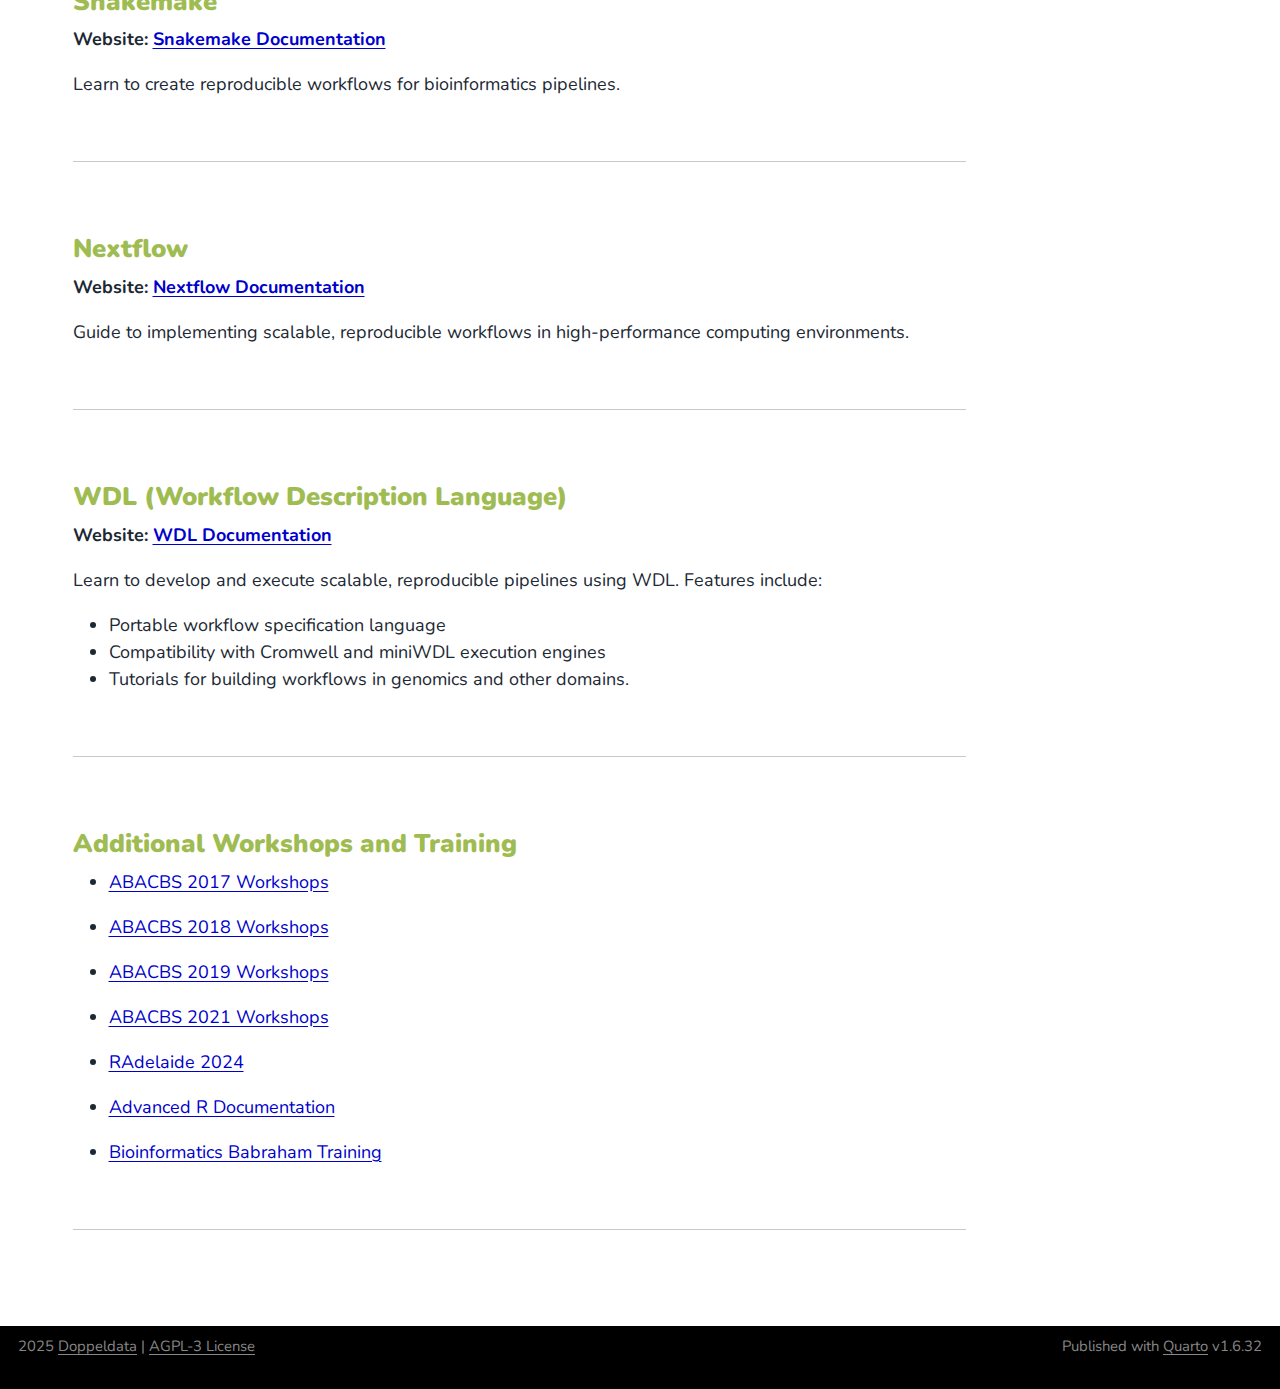
<file: docs/resources/resources_doityourself.html>
<!DOCTYPE html>
<html xmlns="http://www.w3.org/1999/xhtml" lang="en" xml:lang="en"><head>

<meta charset="utf-8">
<meta name="generator" content="quarto-1.6.32">

<meta name="viewport" content="width=device-width, initial-scale=1.0, user-scalable=yes">


<title>Resources - Do-It-Yourself Training</title>
<style>
code{white-space: pre-wrap;}
span.smallcaps{font-variant: small-caps;}
div.columns{display: flex; gap: min(4vw, 1.5em);}
div.column{flex: auto; overflow-x: auto;}
div.hanging-indent{margin-left: 1.5em; text-indent: -1.5em;}
ul.task-list{list-style: none;}
ul.task-list li input[type="checkbox"] {
  width: 0.8em;
  margin: 0 0.8em 0.2em -1em; /* quarto-specific, see https://github.com/quarto-dev/quarto-cli/issues/4556 */ 
  vertical-align: middle;
}
</style>


<script src="../site_libs/quarto-nav/quarto-nav.js"></script>
<script src="../site_libs/clipboard/clipboard.min.js"></script>
<script src="../site_libs/quarto-search/autocomplete.umd.js"></script>
<script src="../site_libs/quarto-search/fuse.min.js"></script>
<script src="../site_libs/quarto-search/quarto-search.js"></script>
<meta name="quarto:offset" content="../">
<link href="../assets/images/image3-Photoroom.png" rel="icon" type="image/png">
<script src="../site_libs/quarto-html/quarto.js"></script>
<script src="../site_libs/quarto-html/popper.min.js"></script>
<script src="../site_libs/quarto-html/tippy.umd.min.js"></script>
<script src="../site_libs/quarto-html/anchor.min.js"></script>
<link href="../site_libs/quarto-html/tippy.css" rel="stylesheet">
<link href="../site_libs/quarto-html/quarto-syntax-highlighting-1a2f9d04da23a7bade75d18bf8b2c3ce.css" rel="stylesheet" id="quarto-text-highlighting-styles">
<script src="../site_libs/bootstrap/bootstrap.min.js"></script>
<link href="../site_libs/bootstrap/bootstrap-icons.css" rel="stylesheet">
<link href="../site_libs/bootstrap/bootstrap-6e9cb641546f768768113a9f98577011.min.css" rel="stylesheet" append-hash="true" id="quarto-bootstrap" data-mode="light">
<script id="quarto-search-options" type="application/json">{
  "location": "navbar",
  "copy-button": false,
  "collapse-after": 3,
  "panel-placement": "end",
  "type": "overlay",
  "limit": 50,
  "keyboard-shortcut": [
    "f",
    "/",
    "s"
  ],
  "show-item-context": false,
  "language": {
    "search-no-results-text": "No results",
    "search-matching-documents-text": "matching documents",
    "search-copy-link-title": "Copy link to search",
    "search-hide-matches-text": "Hide additional matches",
    "search-more-match-text": "more match in this document",
    "search-more-matches-text": "more matches in this document",
    "search-clear-button-title": "Clear",
    "search-text-placeholder": "",
    "search-detached-cancel-button-title": "Cancel",
    "search-submit-button-title": "Submit",
    "search-label": "Search"
  }
}</script>
<script async="" src="https://www.googletagmanager.com/gtag/js?id=G-609K9474MX"></script>

<script type="text/javascript">

window.dataLayer = window.dataLayer || [];
function gtag(){dataLayer.push(arguments);}
gtag('js', new Date());
gtag('config', 'G-609K9474MX', { 'anonymize_ip': true});
</script>
<style>html{ scroll-behavior: smooth; }</style>
<style>

      .quarto-title-block .quarto-title-banner {
        background-image: url(../assets/images/h6qh5880_breaking_into_bioinformatics_1024x592_vo_banner.jpg);
background-size: cover;
      }
</style>
<link rel="preconnect" href="https://fonts.googleapis.com">
<link rel="preconnect" href="https://fonts.gstatic.com" crossorigin="">
<link href="https://fonts.googleapis.com/css2?family=Fira+Mono&amp;family=Nunito:ital,wght@0,400;0,500;0,600;1,400;1,500;1,600&amp;display=swap" rel="stylesheet">

<!-- Google tag (gtag.js) -->
<script async="" src="https://www.googletagmanager.com/gtag/js?id=G-609K9474MX"></script>
<script>
  window.dataLayer = window.dataLayer || [];
  function gtag(){dataLayer.push(arguments);}
  gtag('js', new Date());

  gtag('config', 'G-609K9474MX');
</script>


</head>

<body class="nav-fixed">

<div id="quarto-search-results"></div>
  <header id="quarto-header" class="headroom fixed-top quarto-banner">
    <nav class="navbar navbar-expand-lg " data-bs-theme="dark">
      <div class="navbar-container container-fluid">
      <div class="navbar-brand-container mx-auto">
    <a href="../index.html" class="navbar-brand navbar-brand-logo">
    <img src="../assets/images/darwinlabs_transparant-Photoroom.png" alt="logo" class="navbar-logo">
    </a>
  </div>
            <div id="quarto-search" class="" title="Search"></div>
          <button class="navbar-toggler" type="button" data-bs-toggle="collapse" data-bs-target="#navbarCollapse" aria-controls="navbarCollapse" role="menu" aria-expanded="false" aria-label="Toggle navigation" onclick="if (window.quartoToggleHeadroom) { window.quartoToggleHeadroom(); }">
  <span class="navbar-toggler-icon"></span>
</button>
          <div class="collapse navbar-collapse" id="navbarCollapse">
            <ul class="navbar-nav navbar-nav-scroll me-auto">
  <li class="nav-item">
    <span class="nav-link">
<span class="menu-text">Doppeldata</span>
    </span>
  </li>  
</ul>
            <ul class="navbar-nav navbar-nav-scroll ms-auto">
  <li class="nav-item">
    <a class="nav-link" href="../index.html"> 
<span class="menu-text">Home</span></a>
  </li>  
  <li class="nav-item">
    <a class="nav-link" href="../resources/resources.html"> 
<span class="menu-text">Resources</span></a>
  </li>  
  <li class="nav-item">
    <a class="nav-link" href="../events/events.html"> 
<span class="menu-text">Events</span></a>
  </li>  
  <li class="nav-item">
    <a class="nav-link" href="../services/services.html"> 
<span class="menu-text">Services</span></a>
  </li>  
  <li class="nav-item">
    <a class="nav-link" href="../news/news.html"> 
<span class="menu-text">News</span></a>
  </li>  
  <li class="nav-item">
    <a class="nav-link" href="../about/about.html"> 
<span class="menu-text">About</span></a>
  </li>  
  <li class="nav-item">
    <a class="nav-link" href="../contact/contact.html"> 
<span class="menu-text">Contact</span></a>
  </li>  
</ul>
          </div> <!-- /navcollapse -->
            <div class="quarto-navbar-tools">
</div>
      </div> <!-- /container-fluid -->
    </nav>
</header>
<!-- content -->
<header id="title-block-header" class="quarto-title-block default page-columns page-full">
  <div class="quarto-title-banner page-columns page-full">
    <div class="quarto-title column-page-left">
      <h1 class="title">Resources - Do-It-Yourself Training</h1>
                      </div>
  </div>
    
  
  <div class="quarto-title-meta column-page-left">

      
    
      
    </div>
    
  
  </header><div id="quarto-content" class="quarto-container page-columns page-rows-contents page-layout-full page-navbar">
<!-- sidebar -->
<!-- margin-sidebar -->
    <div id="quarto-margin-sidebar" class="sidebar margin-sidebar">
        <nav id="TOC" role="doc-toc" class="toc-active">
    <h2 id="toc-title">On this page</h2>
   
  <ul>
  <li><a href="#do-it-yourself-training" id="toc-do-it-yourself-training" class="nav-link active" data-scroll-target="#do-it-yourself-training"><span style="color: #cc0000; font-weight: bold"> <span class="large"><strong>Do-It-Yourself Training</strong></span></span></a>
  <ul>
  <li><a href="#software-carpentry-lessons" id="toc-software-carpentry-lessons" class="nav-link" data-scroll-target="#software-carpentry-lessons"><span style="color: #95b540; font-weight: bold"> <strong>Software Carpentry Lessons</strong></span></a>
  <ul>
  <li><a href="#comprehensive-lessons-for-beginners-covering" id="toc-comprehensive-lessons-for-beginners-covering" class="nav-link" data-scroll-target="#comprehensive-lessons-for-beginners-covering">Comprehensive lessons for beginners covering:</a></li>
  <li><a href="#additional-lessons-for-domain-specific-analyses" id="toc-additional-lessons-for-domain-specific-analyses" class="nav-link" data-scroll-target="#additional-lessons-for-domain-specific-analyses">Additional lessons for domain-specific analyses:</a></li>
  </ul></li>
  <li><a href="#introduction-to-bioinformatics-workbook" id="toc-introduction-to-bioinformatics-workbook" class="nav-link" data-scroll-target="#introduction-to-bioinformatics-workbook"><span style="color: #95b540; font-weight: bold"> <strong>Introduction to Bioinformatics Workbook</strong></span></a></li>
  <li><a href="#bioconductor-using-r-for-bioinformatics" id="toc-bioconductor-using-r-for-bioinformatics" class="nav-link" data-scroll-target="#bioconductor-using-r-for-bioinformatics"><span style="color: #95b540; font-weight: bold"> <strong>Bioconductor – Using R for Bioinformatics</strong></span></a></li>
  <li><a href="#qcif-training-statistical-comparisons-using-r" id="toc-qcif-training-statistical-comparisons-using-r" class="nav-link" data-scroll-target="#qcif-training-statistical-comparisons-using-r"><span style="color: #95b540; font-weight: bold"> <strong>QCIF Training – Statistical Comparisons Using R</strong></span></a></li>
  <li><a href="#australian-biocommons-training-materials" id="toc-australian-biocommons-training-materials" class="nav-link" data-scroll-target="#australian-biocommons-training-materials"><span style="color: #95b540; font-weight: bold"> <strong>Australian BioCommons Training Materials</strong></span></a></li>
  <li><a href="#library-carpentry-r-course" id="toc-library-carpentry-r-course" class="nav-link" data-scroll-target="#library-carpentry-r-course"><span style="color: #95b540; font-weight: bold"> <strong>Library Carpentry R Course</strong></span></a></li>
  <li><a href="#bioinformatics-hub-resources" id="toc-bioinformatics-hub-resources" class="nav-link" data-scroll-target="#bioinformatics-hub-resources"><span style="color: #95b540; font-weight: bold"> <strong>Bioinformatics Hub Resources</strong></span></a></li>
  <li><a href="#rna-seq-analysis" id="toc-rna-seq-analysis" class="nav-link" data-scroll-target="#rna-seq-analysis"><span style="color: #95b540; font-weight: bold"> <strong>RNA-Seq Analysis</strong></span></a></li>
  <li><a href="#experimental-design-training" id="toc-experimental-design-training" class="nav-link" data-scroll-target="#experimental-design-training"><span style="color: #95b540; font-weight: bold"> <strong>Experimental Design Training</strong></span></a></li>
  <li><a href="#single-cell-rna-seq-training" id="toc-single-cell-rna-seq-training" class="nav-link" data-scroll-target="#single-cell-rna-seq-training"><span style="color: #95b540; font-weight: bold"> <strong>Single-Cell RNA-Seq Training</strong></span></a></li>
  <li><a href="#spatial-transcriptomics" id="toc-spatial-transcriptomics" class="nav-link" data-scroll-target="#spatial-transcriptomics"><span style="color: #95b540; font-weight: bold"> <strong>Spatial Transcriptomics</strong></span></a></li>
  <li><a href="#statistical-inference-for-biology" id="toc-statistical-inference-for-biology" class="nav-link" data-scroll-target="#statistical-inference-for-biology"><span style="color: #95b540; font-weight: bold"> <strong>Statistical Inference for Biology</strong></span></a></li>
  <li><a href="#qtl-mapping" id="toc-qtl-mapping" class="nav-link" data-scroll-target="#qtl-mapping"><span style="color: #95b540; font-weight: bold"> <strong>QTL Mapping</strong></span></a></li>
  <li><a href="#snakemake" id="toc-snakemake" class="nav-link" data-scroll-target="#snakemake"><span style="color: #95b540; font-weight: bold"> <strong>Snakemake</strong></span></a></li>
  <li><a href="#nextflow" id="toc-nextflow" class="nav-link" data-scroll-target="#nextflow"><span style="color: #95b540; font-weight: bold"> <strong>Nextflow</strong></span></a></li>
  <li><a href="#wdl-workflow-description-language" id="toc-wdl-workflow-description-language" class="nav-link" data-scroll-target="#wdl-workflow-description-language"><span style="color: #95b540; font-weight: bold"> <strong>WDL (Workflow Description Language)</strong></span></a></li>
  <li><a href="#additional-workshops-and-training" id="toc-additional-workshops-and-training" class="nav-link" data-scroll-target="#additional-workshops-and-training"><span style="color: #95b540; font-weight: bold"><strong>Additional Workshops and Training</strong></span></a></li>
  </ul></li>
  </ul>
</nav>
    </div>
<!-- main -->
<main class="content quarto-banner-title-block column-page-left" id="quarto-document-content">






<style>
  /* Force hiding of the title */
  .pagelayout-title,
  .pagelayout-title h1,
  h1.pagetitle, /* Specific targeting for standalone titles */
  h1 {
    display: none !important;
    visibility: hidden !important;
    color: transparent !important;
  }
</style>
<section id="do-it-yourself-training" class="level2">
<h2 class="anchored" data-anchor-id="do-it-yourself-training"><span style="color: #cc0000; font-weight: bold"> <span class="large"><strong>Do-It-Yourself Training</strong></span></span></h2>
<p><br></p>
<section id="software-carpentry-lessons" class="level3">
<h3 class="anchored" data-anchor-id="software-carpentry-lessons"><span style="color: #95b540; font-weight: bold"> <strong>Software Carpentry Lessons</strong></span></h3>
<p><strong>Website: <a href="https://software-carpentry.org/lessons/">Software Carpentry Lessons</a></strong></p>
<section id="comprehensive-lessons-for-beginners-covering" class="level4">
<h4 class="anchored" data-anchor-id="comprehensive-lessons-for-beginners-covering">Comprehensive lessons for beginners covering:</h4>
<ul>
<li>The Unix Shell<br>
</li>
<li>Version Control with Git<br>
</li>
<li>Programming with Python<br>
</li>
<li>Plotting and Programming with Python<br>
</li>
<li>Programming with R<br>
</li>
<li>R for Reproducible Scientific Analysis</li>
</ul>
</section>
<section id="additional-lessons-for-domain-specific-analyses" class="level4">
<h4 class="anchored" data-anchor-id="additional-lessons-for-domain-specific-analyses">Additional lessons for domain-specific analyses:</h4>
<ul>
<li><strong>Genomics:</strong> <a href="https://datacarpentry.org/lessons/#genomics">Genomics Lessons</a><br>
</li>
<li><strong>Ecology:</strong> <a href="https://datacarpentry.org/lessons/#ecology">Ecology Lessons</a><br>
</li>
<li><strong>Geospatial Analysis:</strong> <a href="https://datacarpentry.org/lessons/#geospatial">Geospatial Lessons</a></li>
</ul>
<p><br></p>
<hr>
<p><br></p>
</section>
</section>
<section id="introduction-to-bioinformatics-workbook" class="level3">
<h3 class="anchored" data-anchor-id="introduction-to-bioinformatics-workbook"><span style="color: #95b540; font-weight: bold"> <strong>Introduction to Bioinformatics Workbook</strong></span></h3>
<p><strong>Website: <a href="https://bioinformaticsworkbook.org/about.html#gsc.tab=0">Bioinformatics Workbook</a></strong></p>
<p>Online workbook covering multiple topics related to bioinformatics. Includes videos, detailed explanations and worked examples with links to additional resources. Very extensive covering:</p>
<ul>
<li>Command line basics and useful programs (includes Unix basic, introduction to HPC and Bioawk)</li>
<li>Project Management (Introduction to Slack, GitHub and Markdown)</li>
<li>Introduction to BLAST</li>
<li>Experimental Design</li>
<li>Data acquisition and wrangling (including file transfer, FASTA manipulation; Manipulating Excel data sheets and NCBI SRA)</li>
<li>Bioinformatics Terminology (Includes section on file formats)</li>
<li>RNA Sequencing (including section on DGE with DESeq2 and single cell analysis)</li>
<li>Genome assembly and Annotation (multiple sections and tools)</li>
<li>Comparative genomics</li>
<li>Variant Discovery (including FreeBays and GATK Best Practices for DNA-seq)</li>
<li>Metagenomics</li>
<li>Genome Repeat Identification</li>
<li>ATAC-Sequencing</li>
<li>Data visualisation</li>
</ul>
<p><br></p>
<hr>
<p><br></p>
</section>
<section id="bioconductor-using-r-for-bioinformatics" class="level3">
<h3 class="anchored" data-anchor-id="bioconductor-using-r-for-bioinformatics"><span style="color: #95b540; font-weight: bold"> <strong>Bioconductor – Using R for Bioinformatics</strong></span></h3>
<p><strong>Website: <a href="https://www.bioconductor.org/help/">The Bioconductor Help Page</a></strong></p>
<p>The page has a wealth of workflows and resources across many areas, including a help forum and slack team. Some Software Carpentry Workshops which may also be helpful are:</p>
<ul>
<li><a href="https://carpentries-incubator.github.io/bioc-intro/">Data science with Bioconductor</a></li>
<li><a href="https://carpentries-incubator.github.io/bioc-rnaseq/">Analysis and interpretation of bulk RNA sequencing data with Bioconductor</a></li>
<li><a href="https://carpentries-incubator.github.io/bioc-scrnaseq/">Analysis and interpretation of single-cell RNA sequencing data with Bioconductor</a></li>
<li><a href="https://carpentries-incubator.github.io/bioc-project/">An introduction to the Bioconductor Project</a></li>
</ul>
<p><br></p>
<hr>
<p><br></p>
</section>
<section id="qcif-training-statistical-comparisons-using-r" class="level3">
<h3 class="anchored" data-anchor-id="qcif-training-statistical-comparisons-using-r"><span style="color: #95b540; font-weight: bold"> <strong>QCIF Training – Statistical Comparisons Using R</strong></span></h3>
<p><strong>Website: <a href="https://qcif-training.github.io/StatisticalComparisonsUsingR/index.html">Statistical Comparisons Using R</a></strong></p>
<p>Developed by QCIF and offered as training through CaRST. Prior knowledge of R required. Covers introduction to hypothesis testing; Correlation analysis; Statistical tests for both categorial and continuous variables; ANOVA. Course importantly reviews visualising data, how to choose the right statistical test, and how to interpret results.</p>
<p><br></p>
<hr>
<p><br></p>
</section>
<section id="australian-biocommons-training-materials" class="level3">
<h3 class="anchored" data-anchor-id="australian-biocommons-training-materials"><span style="color: #95b540; font-weight: bold"> <strong>Australian BioCommons Training Materials</strong></span></h3>
<p><strong>Website: <a href="https://zenodo.org/communities/australianbiocommons-training/">Australian BioCommons Webinars and Workshops</a></strong></p>
<p>Lists all past Webinars and Workshops hosted by Australian BioCommons. Within are links to video recordings as well as some of the training materials.</p>
<p><br></p>
<hr>
<p><br></p>
</section>
<section id="library-carpentry-r-course" class="level3">
<h3 class="anchored" data-anchor-id="library-carpentry-r-course"><span style="color: #95b540; font-weight: bold"> <strong>Library Carpentry R Course</strong></span></h3>
<p><strong>Website: <a href="https://librarycarpentry.org/lc-r/">Library Carpentry R Course</a></strong></p>
<p>Designed for beginners to learn R basics, including:<br>
- Data manipulation<br>
- Visualization<br>
- Statistical analysis</p>
<p><br></p>
<hr>
<p><br></p>
</section>
<section id="bioinformatics-hub-resources" class="level3">
<h3 class="anchored" data-anchor-id="bioinformatics-hub-resources"><span style="color: #95b540; font-weight: bold"> <strong>Bioinformatics Hub Resources</strong></span></h3>
<ul>
<li><a href="https://uofabioinformaticshub.github.io/Intro-Bash/">Intro to Bash</a><br>
</li>
<li><a href="https://uofabioinformaticshub.github.io/Intro-NGS/">Intro to NGS</a><br>
</li>
<li><a href="https://uofabioinformaticshub.github.io/Intro_R_FIB_2019/">Intro to R for Genomics</a><br>
</li>
<li><a href="https://uofabioinformaticshub.github.io/genomics_applications/">Genomics Applications</a><br>
</li>
<li><a href="https://uofabioinformaticshub.github.io/transcriptomics_applications/">Transcriptomics Applications</a></li>
</ul>
<p><br></p>
<hr>
<p><br></p>
</section>
<section id="rna-seq-analysis" class="level3">
<h3 class="anchored" data-anchor-id="rna-seq-analysis"><span style="color: #95b540; font-weight: bold"> <strong>RNA-Seq Analysis</strong></span></h3>
<ul>
<li><strong>QC &amp; Alignment:</strong> <a href="https://dmgatti.github.io/rna-seq-lesson/03-qc-of-sequencing-results/index.html">QC and Alignment Guide</a><br>
</li>
<li><strong>Differential Gene Expression Analysis:</strong> <a href="https://bioconductor.org/packages/devel/bioc/vignettes/DESeq2/inst/doc/DESeq2.html">DESeq2 Tutorial</a><br>
</li>
<li><strong>Beginner Guide:</strong> <a href="https://bioc.ism.ac.jp/packages/2.14/bioc/vignettes/DESeq2/inst/doc/beginner.pdf">Beginner’s Guide to DESeq2</a><br>
</li>
<li><strong><a href="https://sagc-bioinformatics.github.io/Bulk_RNAseq/de.html">Bulk RNA-seq Gene Expression Analysis</a></strong></li>
</ul>
<p><br></p>
<hr>
<p><br></p>
</section>
<section id="experimental-design-training" class="level3">
<h3 class="anchored" data-anchor-id="experimental-design-training"><span style="color: #95b540; font-weight: bold"> <strong>Experimental Design Training</strong></span></h3>
<ul>
<li><strong>Basic Experimental Design:</strong> <a href="https://smcclatchy.github.io/exp-design/">Basic Design Guide</a><br>
</li>
<li><strong>Statistical Experimental Design:</strong> <a href="https://smcclatchy.github.io/statistical-experimental-design-old/">Statistical Design Guide</a></li>
</ul>
<p><br></p>
<hr>
<p><br></p>
</section>
<section id="single-cell-rna-seq-training" class="level3">
<h3 class="anchored" data-anchor-id="single-cell-rna-seq-training"><span style="color: #95b540; font-weight: bold"> <strong>Single-Cell RNA-Seq Training</strong></span></h3>
<ul>
<li><strong>Introductory Course:</strong> <a href="https://dmgatti.github.io/SingleCellRNAseq/">Single-Cell RNA-Seq Course</a></li>
</ul>
<p><br></p>
<hr>
<p><br></p>
</section>
<section id="spatial-transcriptomics" class="level3">
<h3 class="anchored" data-anchor-id="spatial-transcriptomics"><span style="color: #95b540; font-weight: bold"> <strong>Spatial Transcriptomics</strong></span></h3>
<ul>
<li><strong>Course by S.M. McClatchy:</strong> <a href="https://smcclatchy.github.io/spatial-transcriptomics/">Spatial Transcriptomics Course</a></li>
</ul>
<p><br></p>
<hr>
<p><br></p>
</section>
<section id="statistical-inference-for-biology" class="level3">
<h3 class="anchored" data-anchor-id="statistical-inference-for-biology"><span style="color: #95b540; font-weight: bold"> <strong>Statistical Inference for Biology</strong></span></h3>
<p><strong>Website: <a href="https://carpentries-incubator.github.io/statistical-inference-for-biology/">Statistical Inference for Biology</a></strong></p>
<p>A Carpentries Incubator project covering statistical modeling for biological data analysis.</p>
<p><br></p>
<hr>
<p><br></p>
</section>
<section id="qtl-mapping" class="level3">
<h3 class="anchored" data-anchor-id="qtl-mapping"><span style="color: #95b540; font-weight: bold"> <strong>QTL Mapping</strong></span></h3>
<ul>
<li><p><strong>In Mice:</strong> <a href="https://smcclatchy.github.io/mapping/">QTL Mapping in Mice</a><br>
</p></li>
<li><p><strong>In Humans:</strong></p>
<ul>
<li><a href="https://pubmed.ncbi.nlm.nih.gov/21085122/">PubMed Resource</a><br>
</li>
<li><a href="https://www.nature.com/articles/nprot.2010.116">Nature Protocols Resource</a></li>
</ul></li>
</ul>
<p><br></p>
<hr>
<p><br></p>
</section>
<section id="snakemake" class="level3">
<h3 class="anchored" data-anchor-id="snakemake"><span style="color: #95b540; font-weight: bold"> <strong>Snakemake</strong></span></h3>
<p><strong>Website: <a href="https://snakemake.readthedocs.io/en/stable/">Snakemake Documentation</a></strong></p>
<p>Learn to create reproducible workflows for bioinformatics pipelines.</p>
<p><br></p>
<hr>
<p><br></p>
</section>
<section id="nextflow" class="level3">
<h3 class="anchored" data-anchor-id="nextflow"><span style="color: #95b540; font-weight: bold"> <strong>Nextflow</strong></span></h3>
<p><strong>Website: <a href="https://www.nextflow.io/">Nextflow Documentation</a></strong></p>
<p>Guide to implementing scalable, reproducible workflows in high-performance computing environments.</p>
<p><br></p>
<hr>
<p><br></p>
</section>
<section id="wdl-workflow-description-language" class="level3">
<h3 class="anchored" data-anchor-id="wdl-workflow-description-language"><span style="color: #95b540; font-weight: bold"> <strong>WDL (Workflow Description Language)</strong></span></h3>
<p><strong>Website: <a href="https://openwdl.org/">WDL Documentation</a></strong></p>
<p>Learn to develop and execute scalable, reproducible pipelines using WDL. Features include:</p>
<ul>
<li>Portable workflow specification language<br>
</li>
<li>Compatibility with Cromwell and miniWDL execution engines<br>
</li>
<li>Tutorials for building workflows in genomics and other domains.</li>
</ul>
<p><br></p>
<hr>
<p><br></p>
</section>
<section id="additional-workshops-and-training" class="level3">
<h3 class="anchored" data-anchor-id="additional-workshops-and-training"><span style="color: #95b540; font-weight: bold"><strong>Additional Workshops and Training</strong></span></h3>
<ul>
<li><p><a href="https://www.abacbs.org/conference2017/workshops">ABACBS 2017 Workshops</a><br>
</p></li>
<li><p><a href="https://www.abacbs.org/conference2018/workshops">ABACBS 2018 Workshops</a><br>
</p></li>
<li><p><a href="https://www.abacbs.org/conference2019/workshops0">ABACBS 2019 Workshops</a><br>
</p></li>
<li><p><a href="https://www.abacbs.org/conference2021/workshops">ABACBS 2021 Workshops</a><br>
</p></li>
<li><p><a href="https://blackochrelabs.au/RAdelaide24/">RAdelaide 2024</a></p></li>
<li><p><a href="http://adv-r.had.co.nz/">Advanced R Documentation</a><br>
</p></li>
<li><p><a href="https://www.bioinformatics.babraham.ac.uk/training/">Bioinformatics Babraham Training</a></p></li>
</ul>
<p><br></p>
<hr>


</section>
</section>

</main> <!-- /main -->
<script id="quarto-html-after-body" type="application/javascript">
window.document.addEventListener("DOMContentLoaded", function (event) {
  const toggleBodyColorMode = (bsSheetEl) => {
    const mode = bsSheetEl.getAttribute("data-mode");
    const bodyEl = window.document.querySelector("body");
    if (mode === "dark") {
      bodyEl.classList.add("quarto-dark");
      bodyEl.classList.remove("quarto-light");
    } else {
      bodyEl.classList.add("quarto-light");
      bodyEl.classList.remove("quarto-dark");
    }
  }
  const toggleBodyColorPrimary = () => {
    const bsSheetEl = window.document.querySelector("link#quarto-bootstrap");
    if (bsSheetEl) {
      toggleBodyColorMode(bsSheetEl);
    }
  }
  toggleBodyColorPrimary();  
  const icon = "";
  const anchorJS = new window.AnchorJS();
  anchorJS.options = {
    placement: 'right',
    icon: icon
  };
  anchorJS.add('.anchored');
  const isCodeAnnotation = (el) => {
    for (const clz of el.classList) {
      if (clz.startsWith('code-annotation-')) {                     
        return true;
      }
    }
    return false;
  }
  const onCopySuccess = function(e) {
    // button target
    const button = e.trigger;
    // don't keep focus
    button.blur();
    // flash "checked"
    button.classList.add('code-copy-button-checked');
    var currentTitle = button.getAttribute("title");
    button.setAttribute("title", "Copied!");
    let tooltip;
    if (window.bootstrap) {
      button.setAttribute("data-bs-toggle", "tooltip");
      button.setAttribute("data-bs-placement", "left");
      button.setAttribute("data-bs-title", "Copied!");
      tooltip = new bootstrap.Tooltip(button, 
        { trigger: "manual", 
          customClass: "code-copy-button-tooltip",
          offset: [0, -8]});
      tooltip.show();    
    }
    setTimeout(function() {
      if (tooltip) {
        tooltip.hide();
        button.removeAttribute("data-bs-title");
        button.removeAttribute("data-bs-toggle");
        button.removeAttribute("data-bs-placement");
      }
      button.setAttribute("title", currentTitle);
      button.classList.remove('code-copy-button-checked');
    }, 1000);
    // clear code selection
    e.clearSelection();
  }
  const getTextToCopy = function(trigger) {
      const codeEl = trigger.previousElementSibling.cloneNode(true);
      for (const childEl of codeEl.children) {
        if (isCodeAnnotation(childEl)) {
          childEl.remove();
        }
      }
      return codeEl.innerText;
  }
  const clipboard = new window.ClipboardJS('.code-copy-button:not([data-in-quarto-modal])', {
    text: getTextToCopy
  });
  clipboard.on('success', onCopySuccess);
  if (window.document.getElementById('quarto-embedded-source-code-modal')) {
    // For code content inside modals, clipBoardJS needs to be initialized with a container option
    // TODO: Check when it could be a function (https://github.com/zenorocha/clipboard.js/issues/860)
    const clipboardModal = new window.ClipboardJS('.code-copy-button[data-in-quarto-modal]', {
      text: getTextToCopy,
      container: window.document.getElementById('quarto-embedded-source-code-modal')
    });
    clipboardModal.on('success', onCopySuccess);
  }
    var localhostRegex = new RegExp(/^(?:http|https):\/\/localhost\:?[0-9]*\//);
    var mailtoRegex = new RegExp(/^mailto:/);
      var filterRegex = new RegExp("https:\/\/www\.doppeldata\.au\/");
    var isInternal = (href) => {
        return filterRegex.test(href) || localhostRegex.test(href) || mailtoRegex.test(href);
    }
    // Inspect non-navigation links and adorn them if external
 	var links = window.document.querySelectorAll('a[href]:not(.nav-link):not(.navbar-brand):not(.toc-action):not(.sidebar-link):not(.sidebar-item-toggle):not(.pagination-link):not(.no-external):not([aria-hidden]):not(.dropdown-item):not(.quarto-navigation-tool):not(.about-link)');
    for (var i=0; i<links.length; i++) {
      const link = links[i];
      if (!isInternal(link.href)) {
        // undo the damage that might have been done by quarto-nav.js in the case of
        // links that we want to consider external
        if (link.dataset.originalHref !== undefined) {
          link.href = link.dataset.originalHref;
        }
      }
    }
  function tippyHover(el, contentFn, onTriggerFn, onUntriggerFn) {
    const config = {
      allowHTML: true,
      maxWidth: 500,
      delay: 100,
      arrow: false,
      appendTo: function(el) {
          return el.parentElement;
      },
      interactive: true,
      interactiveBorder: 10,
      theme: 'quarto',
      placement: 'bottom-start',
    };
    if (contentFn) {
      config.content = contentFn;
    }
    if (onTriggerFn) {
      config.onTrigger = onTriggerFn;
    }
    if (onUntriggerFn) {
      config.onUntrigger = onUntriggerFn;
    }
    window.tippy(el, config); 
  }
  const noterefs = window.document.querySelectorAll('a[role="doc-noteref"]');
  for (var i=0; i<noterefs.length; i++) {
    const ref = noterefs[i];
    tippyHover(ref, function() {
      // use id or data attribute instead here
      let href = ref.getAttribute('data-footnote-href') || ref.getAttribute('href');
      try { href = new URL(href).hash; } catch {}
      const id = href.replace(/^#\/?/, "");
      const note = window.document.getElementById(id);
      if (note) {
        return note.innerHTML;
      } else {
        return "";
      }
    });
  }
  const xrefs = window.document.querySelectorAll('a.quarto-xref');
  const processXRef = (id, note) => {
    // Strip column container classes
    const stripColumnClz = (el) => {
      el.classList.remove("page-full", "page-columns");
      if (el.children) {
        for (const child of el.children) {
          stripColumnClz(child);
        }
      }
    }
    stripColumnClz(note)
    if (id === null || id.startsWith('sec-')) {
      // Special case sections, only their first couple elements
      const container = document.createElement("div");
      if (note.children && note.children.length > 2) {
        container.appendChild(note.children[0].cloneNode(true));
        for (let i = 1; i < note.children.length; i++) {
          const child = note.children[i];
          if (child.tagName === "P" && child.innerText === "") {
            continue;
          } else {
            container.appendChild(child.cloneNode(true));
            break;
          }
        }
        if (window.Quarto?.typesetMath) {
          window.Quarto.typesetMath(container);
        }
        return container.innerHTML
      } else {
        if (window.Quarto?.typesetMath) {
          window.Quarto.typesetMath(note);
        }
        return note.innerHTML;
      }
    } else {
      // Remove any anchor links if they are present
      const anchorLink = note.querySelector('a.anchorjs-link');
      if (anchorLink) {
        anchorLink.remove();
      }
      if (window.Quarto?.typesetMath) {
        window.Quarto.typesetMath(note);
      }
      // TODO in 1.5, we should make sure this works without a callout special case
      if (note.classList.contains("callout")) {
        return note.outerHTML;
      } else {
        return note.innerHTML;
      }
    }
  }
  for (var i=0; i<xrefs.length; i++) {
    const xref = xrefs[i];
    tippyHover(xref, undefined, function(instance) {
      instance.disable();
      let url = xref.getAttribute('href');
      let hash = undefined; 
      if (url.startsWith('#')) {
        hash = url;
      } else {
        try { hash = new URL(url).hash; } catch {}
      }
      if (hash) {
        const id = hash.replace(/^#\/?/, "");
        const note = window.document.getElementById(id);
        if (note !== null) {
          try {
            const html = processXRef(id, note.cloneNode(true));
            instance.setContent(html);
          } finally {
            instance.enable();
            instance.show();
          }
        } else {
          // See if we can fetch this
          fetch(url.split('#')[0])
          .then(res => res.text())
          .then(html => {
            const parser = new DOMParser();
            const htmlDoc = parser.parseFromString(html, "text/html");
            const note = htmlDoc.getElementById(id);
            if (note !== null) {
              const html = processXRef(id, note);
              instance.setContent(html);
            } 
          }).finally(() => {
            instance.enable();
            instance.show();
          });
        }
      } else {
        // See if we can fetch a full url (with no hash to target)
        // This is a special case and we should probably do some content thinning / targeting
        fetch(url)
        .then(res => res.text())
        .then(html => {
          const parser = new DOMParser();
          const htmlDoc = parser.parseFromString(html, "text/html");
          const note = htmlDoc.querySelector('main.content');
          if (note !== null) {
            // This should only happen for chapter cross references
            // (since there is no id in the URL)
            // remove the first header
            if (note.children.length > 0 && note.children[0].tagName === "HEADER") {
              note.children[0].remove();
            }
            const html = processXRef(null, note);
            instance.setContent(html);
          } 
        }).finally(() => {
          instance.enable();
          instance.show();
        });
      }
    }, function(instance) {
    });
  }
      let selectedAnnoteEl;
      const selectorForAnnotation = ( cell, annotation) => {
        let cellAttr = 'data-code-cell="' + cell + '"';
        let lineAttr = 'data-code-annotation="' +  annotation + '"';
        const selector = 'span[' + cellAttr + '][' + lineAttr + ']';
        return selector;
      }
      const selectCodeLines = (annoteEl) => {
        const doc = window.document;
        const targetCell = annoteEl.getAttribute("data-target-cell");
        const targetAnnotation = annoteEl.getAttribute("data-target-annotation");
        const annoteSpan = window.document.querySelector(selectorForAnnotation(targetCell, targetAnnotation));
        const lines = annoteSpan.getAttribute("data-code-lines").split(",");
        const lineIds = lines.map((line) => {
          return targetCell + "-" + line;
        })
        let top = null;
        let height = null;
        let parent = null;
        if (lineIds.length > 0) {
            //compute the position of the single el (top and bottom and make a div)
            const el = window.document.getElementById(lineIds[0]);
            top = el.offsetTop;
            height = el.offsetHeight;
            parent = el.parentElement.parentElement;
          if (lineIds.length > 1) {
            const lastEl = window.document.getElementById(lineIds[lineIds.length - 1]);
            const bottom = lastEl.offsetTop + lastEl.offsetHeight;
            height = bottom - top;
          }
          if (top !== null && height !== null && parent !== null) {
            // cook up a div (if necessary) and position it 
            let div = window.document.getElementById("code-annotation-line-highlight");
            if (div === null) {
              div = window.document.createElement("div");
              div.setAttribute("id", "code-annotation-line-highlight");
              div.style.position = 'absolute';
              parent.appendChild(div);
            }
            div.style.top = top - 2 + "px";
            div.style.height = height + 4 + "px";
            div.style.left = 0;
            let gutterDiv = window.document.getElementById("code-annotation-line-highlight-gutter");
            if (gutterDiv === null) {
              gutterDiv = window.document.createElement("div");
              gutterDiv.setAttribute("id", "code-annotation-line-highlight-gutter");
              gutterDiv.style.position = 'absolute';
              const codeCell = window.document.getElementById(targetCell);
              const gutter = codeCell.querySelector('.code-annotation-gutter');
              gutter.appendChild(gutterDiv);
            }
            gutterDiv.style.top = top - 2 + "px";
            gutterDiv.style.height = height + 4 + "px";
          }
          selectedAnnoteEl = annoteEl;
        }
      };
      const unselectCodeLines = () => {
        const elementsIds = ["code-annotation-line-highlight", "code-annotation-line-highlight-gutter"];
        elementsIds.forEach((elId) => {
          const div = window.document.getElementById(elId);
          if (div) {
            div.remove();
          }
        });
        selectedAnnoteEl = undefined;
      };
        // Handle positioning of the toggle
    window.addEventListener(
      "resize",
      throttle(() => {
        elRect = undefined;
        if (selectedAnnoteEl) {
          selectCodeLines(selectedAnnoteEl);
        }
      }, 10)
    );
    function throttle(fn, ms) {
    let throttle = false;
    let timer;
      return (...args) => {
        if(!throttle) { // first call gets through
            fn.apply(this, args);
            throttle = true;
        } else { // all the others get throttled
            if(timer) clearTimeout(timer); // cancel #2
            timer = setTimeout(() => {
              fn.apply(this, args);
              timer = throttle = false;
            }, ms);
        }
      };
    }
      // Attach click handler to the DT
      const annoteDls = window.document.querySelectorAll('dt[data-target-cell]');
      for (const annoteDlNode of annoteDls) {
        annoteDlNode.addEventListener('click', (event) => {
          const clickedEl = event.target;
          if (clickedEl !== selectedAnnoteEl) {
            unselectCodeLines();
            const activeEl = window.document.querySelector('dt[data-target-cell].code-annotation-active');
            if (activeEl) {
              activeEl.classList.remove('code-annotation-active');
            }
            selectCodeLines(clickedEl);
            clickedEl.classList.add('code-annotation-active');
          } else {
            // Unselect the line
            unselectCodeLines();
            clickedEl.classList.remove('code-annotation-active');
          }
        });
      }
  const findCites = (el) => {
    const parentEl = el.parentElement;
    if (parentEl) {
      const cites = parentEl.dataset.cites;
      if (cites) {
        return {
          el,
          cites: cites.split(' ')
        };
      } else {
        return findCites(el.parentElement)
      }
    } else {
      return undefined;
    }
  };
  var bibliorefs = window.document.querySelectorAll('a[role="doc-biblioref"]');
  for (var i=0; i<bibliorefs.length; i++) {
    const ref = bibliorefs[i];
    const citeInfo = findCites(ref);
    if (citeInfo) {
      tippyHover(citeInfo.el, function() {
        var popup = window.document.createElement('div');
        citeInfo.cites.forEach(function(cite) {
          var citeDiv = window.document.createElement('div');
          citeDiv.classList.add('hanging-indent');
          citeDiv.classList.add('csl-entry');
          var biblioDiv = window.document.getElementById('ref-' + cite);
          if (biblioDiv) {
            citeDiv.innerHTML = biblioDiv.innerHTML;
          }
          popup.appendChild(citeDiv);
        });
        return popup.innerHTML;
      });
    }
  }
});
</script>
</div> <!-- /content -->
<footer class="footer">
  <div class="nav-footer">
    <div class="nav-footer-left">
<p>2025 <a href="https://doppeldata.au">Doppeldata</a> | <a href="https://choosealicense.com/licenses/agpl-3.0/">AGPL-3 License</a></p>
</div>   
    <div class="nav-footer-center">
      &nbsp;
    </div>
    <div class="nav-footer-right">
<p>Published with <a href="https://quarto.org/">Quarto</a> v1.6.32
</p>
</div>
  </div>
</footer>




<script src="../site_libs/quarto-html/zenscroll-min.js"></script>
</body></html>
</file>
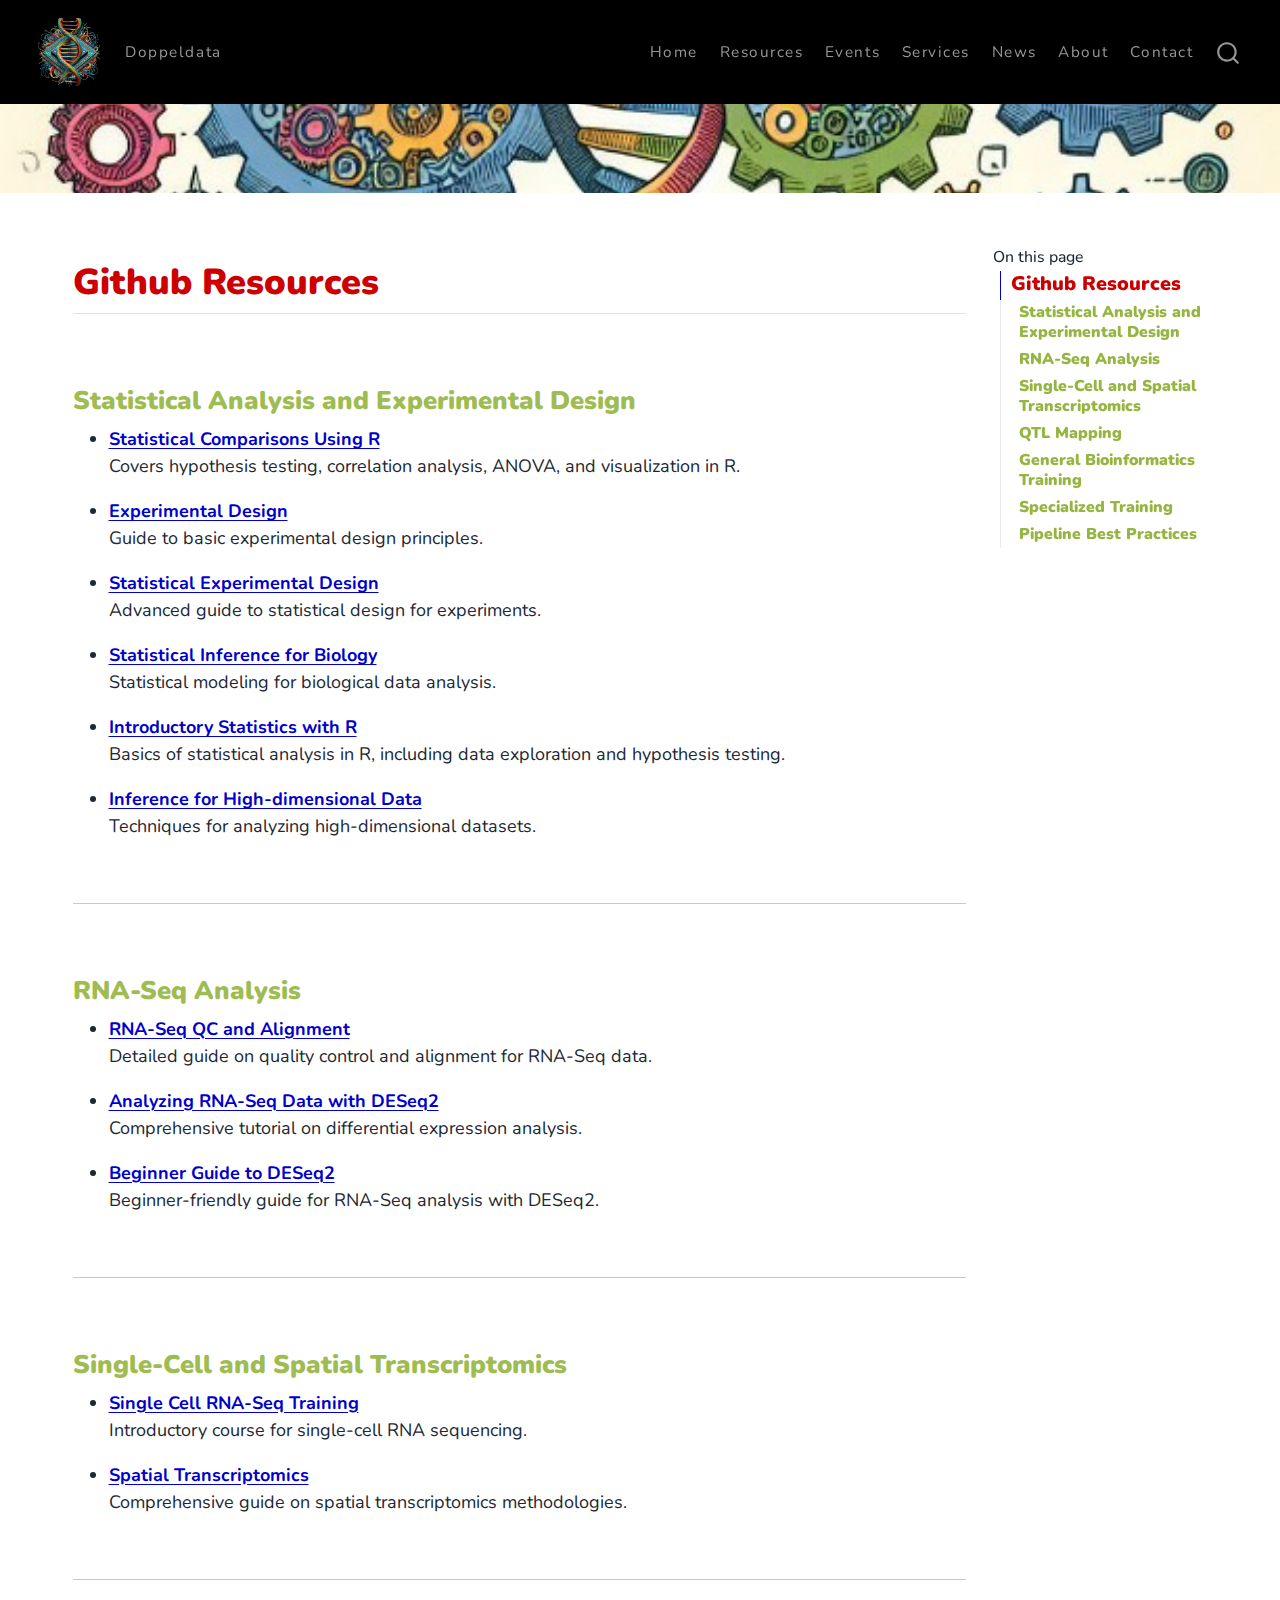
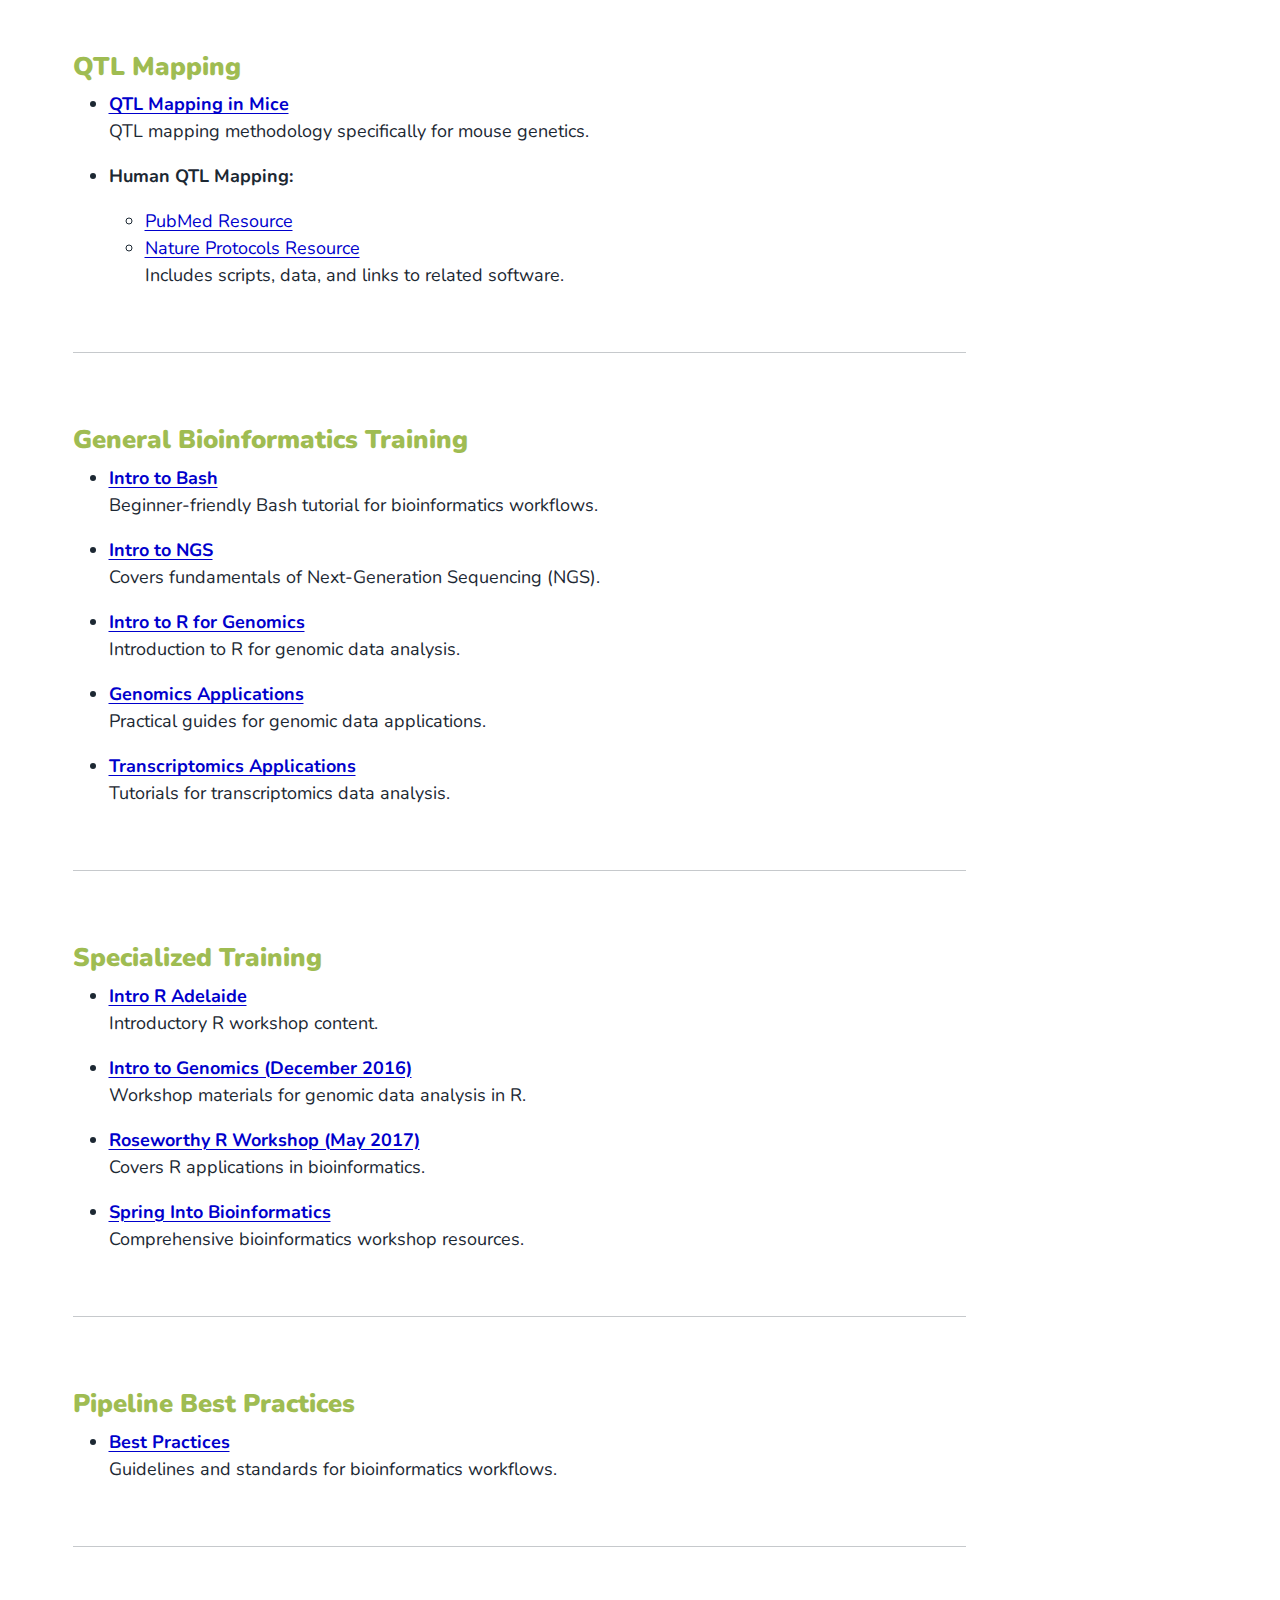
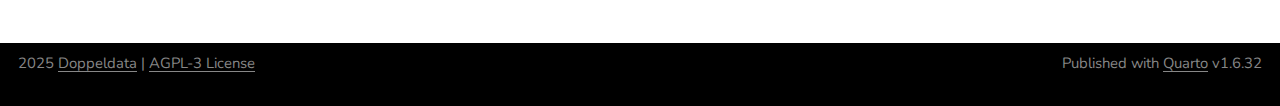
<file: docs/resources/resources_github.html>
<!DOCTYPE html>
<html xmlns="http://www.w3.org/1999/xhtml" lang="en" xml:lang="en"><head>

<meta charset="utf-8">
<meta name="generator" content="quarto-1.6.32">

<meta name="viewport" content="width=device-width, initial-scale=1.0, user-scalable=yes">


<title>Resources - Github</title>
<style>
code{white-space: pre-wrap;}
span.smallcaps{font-variant: small-caps;}
div.columns{display: flex; gap: min(4vw, 1.5em);}
div.column{flex: auto; overflow-x: auto;}
div.hanging-indent{margin-left: 1.5em; text-indent: -1.5em;}
ul.task-list{list-style: none;}
ul.task-list li input[type="checkbox"] {
  width: 0.8em;
  margin: 0 0.8em 0.2em -1em; /* quarto-specific, see https://github.com/quarto-dev/quarto-cli/issues/4556 */ 
  vertical-align: middle;
}
</style>


<script src="../site_libs/quarto-nav/quarto-nav.js"></script>
<script src="../site_libs/clipboard/clipboard.min.js"></script>
<script src="../site_libs/quarto-search/autocomplete.umd.js"></script>
<script src="../site_libs/quarto-search/fuse.min.js"></script>
<script src="../site_libs/quarto-search/quarto-search.js"></script>
<meta name="quarto:offset" content="../">
<link href="../assets/images/image3-Photoroom.png" rel="icon" type="image/png">
<script src="../site_libs/quarto-html/quarto.js"></script>
<script src="../site_libs/quarto-html/popper.min.js"></script>
<script src="../site_libs/quarto-html/tippy.umd.min.js"></script>
<script src="../site_libs/quarto-html/anchor.min.js"></script>
<link href="../site_libs/quarto-html/tippy.css" rel="stylesheet">
<link href="../site_libs/quarto-html/quarto-syntax-highlighting-1a2f9d04da23a7bade75d18bf8b2c3ce.css" rel="stylesheet" id="quarto-text-highlighting-styles">
<script src="../site_libs/bootstrap/bootstrap.min.js"></script>
<link href="../site_libs/bootstrap/bootstrap-icons.css" rel="stylesheet">
<link href="../site_libs/bootstrap/bootstrap-6e9cb641546f768768113a9f98577011.min.css" rel="stylesheet" append-hash="true" id="quarto-bootstrap" data-mode="light">
<script id="quarto-search-options" type="application/json">{
  "location": "navbar",
  "copy-button": false,
  "collapse-after": 3,
  "panel-placement": "end",
  "type": "overlay",
  "limit": 50,
  "keyboard-shortcut": [
    "f",
    "/",
    "s"
  ],
  "show-item-context": false,
  "language": {
    "search-no-results-text": "No results",
    "search-matching-documents-text": "matching documents",
    "search-copy-link-title": "Copy link to search",
    "search-hide-matches-text": "Hide additional matches",
    "search-more-match-text": "more match in this document",
    "search-more-matches-text": "more matches in this document",
    "search-clear-button-title": "Clear",
    "search-text-placeholder": "",
    "search-detached-cancel-button-title": "Cancel",
    "search-submit-button-title": "Submit",
    "search-label": "Search"
  }
}</script>
<script async="" src="https://www.googletagmanager.com/gtag/js?id=G-609K9474MX"></script>

<script type="text/javascript">

window.dataLayer = window.dataLayer || [];
function gtag(){dataLayer.push(arguments);}
gtag('js', new Date());
gtag('config', 'G-609K9474MX', { 'anonymize_ip': true});
</script>
<style>html{ scroll-behavior: smooth; }</style>
<style>

      .quarto-title-block .quarto-title-banner {
        background-image: url(../assets/images/h6qh5880_breaking_into_bioinformatics_1024x592_vo_banner.jpg);
background-size: cover;
      }
</style>
<link rel="preconnect" href="https://fonts.googleapis.com">
<link rel="preconnect" href="https://fonts.gstatic.com" crossorigin="">
<link href="https://fonts.googleapis.com/css2?family=Fira+Mono&amp;family=Nunito:ital,wght@0,400;0,500;0,600;1,400;1,500;1,600&amp;display=swap" rel="stylesheet">

<!-- Google tag (gtag.js) -->
<script async="" src="https://www.googletagmanager.com/gtag/js?id=G-609K9474MX"></script>
<script>
  window.dataLayer = window.dataLayer || [];
  function gtag(){dataLayer.push(arguments);}
  gtag('js', new Date());

  gtag('config', 'G-609K9474MX');
</script>


</head>

<body class="nav-fixed">

<div id="quarto-search-results"></div>
  <header id="quarto-header" class="headroom fixed-top quarto-banner">
    <nav class="navbar navbar-expand-lg " data-bs-theme="dark">
      <div class="navbar-container container-fluid">
      <div class="navbar-brand-container mx-auto">
    <a href="../index.html" class="navbar-brand navbar-brand-logo">
    <img src="../assets/images/darwinlabs_transparant-Photoroom.png" alt="logo" class="navbar-logo">
    </a>
  </div>
            <div id="quarto-search" class="" title="Search"></div>
          <button class="navbar-toggler" type="button" data-bs-toggle="collapse" data-bs-target="#navbarCollapse" aria-controls="navbarCollapse" role="menu" aria-expanded="false" aria-label="Toggle navigation" onclick="if (window.quartoToggleHeadroom) { window.quartoToggleHeadroom(); }">
  <span class="navbar-toggler-icon"></span>
</button>
          <div class="collapse navbar-collapse" id="navbarCollapse">
            <ul class="navbar-nav navbar-nav-scroll me-auto">
  <li class="nav-item">
    <span class="nav-link">
<span class="menu-text">Doppeldata</span>
    </span>
  </li>  
</ul>
            <ul class="navbar-nav navbar-nav-scroll ms-auto">
  <li class="nav-item">
    <a class="nav-link" href="../index.html"> 
<span class="menu-text">Home</span></a>
  </li>  
  <li class="nav-item">
    <a class="nav-link" href="../resources/resources.html"> 
<span class="menu-text">Resources</span></a>
  </li>  
  <li class="nav-item">
    <a class="nav-link" href="../events/events.html"> 
<span class="menu-text">Events</span></a>
  </li>  
  <li class="nav-item">
    <a class="nav-link" href="../services/services.html"> 
<span class="menu-text">Services</span></a>
  </li>  
  <li class="nav-item">
    <a class="nav-link" href="../news/news.html"> 
<span class="menu-text">News</span></a>
  </li>  
  <li class="nav-item">
    <a class="nav-link" href="../about/about.html"> 
<span class="menu-text">About</span></a>
  </li>  
  <li class="nav-item">
    <a class="nav-link" href="../contact/contact.html"> 
<span class="menu-text">Contact</span></a>
  </li>  
</ul>
          </div> <!-- /navcollapse -->
            <div class="quarto-navbar-tools">
</div>
      </div> <!-- /container-fluid -->
    </nav>
</header>
<!-- content -->
<header id="title-block-header" class="quarto-title-block default page-columns page-full">
  <div class="quarto-title-banner page-columns page-full">
    <div class="quarto-title column-page-left">
      <h1 class="title">Resources - Github</h1>
                      </div>
  </div>
    
  
  <div class="quarto-title-meta column-page-left">

      
    
      
    </div>
    
  
  </header><div id="quarto-content" class="quarto-container page-columns page-rows-contents page-layout-full page-navbar">
<!-- sidebar -->
<!-- margin-sidebar -->
    <div id="quarto-margin-sidebar" class="sidebar margin-sidebar">
        <nav id="TOC" role="doc-toc" class="toc-active">
    <h2 id="toc-title">On this page</h2>
   
  <ul>
  <li><a href="#github-resources" id="toc-github-resources" class="nav-link active" data-scroll-target="#github-resources"><span style="color: #cc0000; font-weight: bold"> <span class="large"><strong>Github Resources</strong></span></span></a>
  <ul>
  <li><a href="#statistical-analysis-and-experimental-design" id="toc-statistical-analysis-and-experimental-design" class="nav-link" data-scroll-target="#statistical-analysis-and-experimental-design"><span style="color: #95b540; font-weight: bold"><strong>Statistical Analysis and Experimental Design</strong></span></a></li>
  <li><a href="#rna-seq-analysis" id="toc-rna-seq-analysis" class="nav-link" data-scroll-target="#rna-seq-analysis"><span style="color: #95b540; font-weight: bold"><strong>RNA-Seq Analysis</strong></span></a></li>
  <li><a href="#single-cell-and-spatial-transcriptomics" id="toc-single-cell-and-spatial-transcriptomics" class="nav-link" data-scroll-target="#single-cell-and-spatial-transcriptomics"><span style="color: #95b540; font-weight: bold"><strong>Single-Cell and Spatial Transcriptomics</strong></span></a></li>
  <li><a href="#qtl-mapping" id="toc-qtl-mapping" class="nav-link" data-scroll-target="#qtl-mapping"><span style="color: #95b540; font-weight: bold"><strong>QTL Mapping</strong></span></a></li>
  <li><a href="#general-bioinformatics-training" id="toc-general-bioinformatics-training" class="nav-link" data-scroll-target="#general-bioinformatics-training"><span style="color: #95b540; font-weight: bold"><strong>General Bioinformatics Training</strong></span></a></li>
  <li><a href="#specialized-training" id="toc-specialized-training" class="nav-link" data-scroll-target="#specialized-training"><span style="color: #95b540; font-weight: bold"><strong>Specialized Training</strong></span></a></li>
  <li><a href="#pipeline-best-practices" id="toc-pipeline-best-practices" class="nav-link" data-scroll-target="#pipeline-best-practices"><span style="color: #95b540; font-weight: bold"><strong>Pipeline Best Practices</strong></span></a></li>
  </ul></li>
  </ul>
</nav>
    </div>
<!-- main -->
<main class="content quarto-banner-title-block column-page-left" id="quarto-document-content">






<style>
  /* Force hiding of the title */
  .pagelayout-title,
  .pagelayout-title h1,
  h1.pagetitle, /* Specific targeting for standalone titles */
  h1 {
    display: none !important;
    visibility: hidden !important;
    color: transparent !important;
  }
</style>
<section id="github-resources" class="level2">
<h2 class="anchored" data-anchor-id="github-resources"><span style="color: #cc0000; font-weight: bold"> <span class="large"><strong>Github Resources</strong></span></span></h2>
<p><br></p>
<section id="statistical-analysis-and-experimental-design" class="level3">
<h3 class="anchored" data-anchor-id="statistical-analysis-and-experimental-design"><span style="color: #95b540; font-weight: bold"><strong>Statistical Analysis and Experimental Design</strong></span></h3>
<ul>
<li><p><strong><a href="https://qcif-training.github.io/StatisticalComparisonsUsingR/index.html">Statistical Comparisons Using R</a></strong><br>
Covers hypothesis testing, correlation analysis, ANOVA, and visualization in R.</p></li>
<li><p><strong><a href="https://smcclatchy.github.io/exp-design/">Experimental Design</a></strong><br>
Guide to basic experimental design principles.</p></li>
<li><p><strong><a href="https://smcclatchy.github.io/statistical-experimental-design-old/">Statistical Experimental Design</a></strong><br>
Advanced guide to statistical design for experiments.</p></li>
<li><p><strong><a href="https://carpentries-incubator.github.io/statistical-inference-for-biology/">Statistical Inference for Biology</a></strong><br>
Statistical modeling for biological data analysis.</p></li>
<li><p><strong><a href="https://smcclatchy.github.io/introductory-statistics-with-r/">Introductory Statistics with R</a></strong><br>
Basics of statistical analysis in R, including data exploration and hypothesis testing.</p></li>
<li><p><strong><a href="https://smcclatchy.github.io/inference-for-high-dimensional-data/">Inference for High-dimensional Data</a></strong><br>
Techniques for analyzing high-dimensional datasets.</p></li>
</ul>
<p><br></p>
<hr>
<p><br></p>
</section>
<section id="rna-seq-analysis" class="level3">
<h3 class="anchored" data-anchor-id="rna-seq-analysis"><span style="color: #95b540; font-weight: bold"><strong>RNA-Seq Analysis</strong></span></h3>
<ul>
<li><p><strong><a href="https://dmgatti.github.io/rna-seq-lesson/03-qc-of-sequencing-results/index.html">RNA-Seq QC and Alignment</a></strong><br>
Detailed guide on quality control and alignment for RNA-Seq data.</p></li>
<li><p><strong><a href="https://bioconductor.org/packages/devel/bioc/vignettes/DESeq2/inst/doc/DESeq2.html">Analyzing RNA-Seq Data with DESeq2</a></strong><br>
Comprehensive tutorial on differential expression analysis.</p></li>
<li><p><strong><a href="https://bioc.ism.ac.jp/packages/2.14/bioc/vignettes/DESeq2/inst/doc/beginner.pdf">Beginner Guide to DESeq2</a></strong><br>
Beginner-friendly guide for RNA-Seq analysis with DESeq2.</p></li>
</ul>
<p><br></p>
<hr>
<p><br></p>
</section>
<section id="single-cell-and-spatial-transcriptomics" class="level3">
<h3 class="anchored" data-anchor-id="single-cell-and-spatial-transcriptomics"><span style="color: #95b540; font-weight: bold"><strong>Single-Cell and Spatial Transcriptomics</strong></span></h3>
<ul>
<li><p><strong><a href="https://dmgatti.github.io/SingleCellRNAseq/">Single Cell RNA-Seq Training</a></strong><br>
Introductory course for single-cell RNA sequencing.</p></li>
<li><p><strong><a href="https://smcclatchy.github.io/spatial-transcriptomics/">Spatial Transcriptomics</a></strong><br>
Comprehensive guide on spatial transcriptomics methodologies.</p></li>
</ul>
<p><br></p>
<hr>
<p><br></p>
</section>
<section id="qtl-mapping" class="level3">
<h3 class="anchored" data-anchor-id="qtl-mapping"><span style="color: #95b540; font-weight: bold"><strong>QTL Mapping</strong></span></h3>
<ul>
<li><p><strong><a href="https://smcclatchy.github.io/mapping/">QTL Mapping in Mice</a></strong><br>
QTL mapping methodology specifically for mouse genetics.</p></li>
<li><p><strong>Human QTL Mapping:</strong></p>
<ul>
<li><a href="https://pubmed.ncbi.nlm.nih.gov/21085122/">PubMed Resource</a><br>
</li>
<li><a href="https://www.nature.com/articles/nprot.2010.116">Nature Protocols Resource</a><br>
Includes scripts, data, and links to related software.</li>
</ul></li>
</ul>
<p><br></p>
<hr>
<p><br></p>
</section>
<section id="general-bioinformatics-training" class="level3">
<h3 class="anchored" data-anchor-id="general-bioinformatics-training"><span style="color: #95b540; font-weight: bold"><strong>General Bioinformatics Training</strong></span></h3>
<ul>
<li><p><strong><a href="https://uofabioinformaticshub.github.io/Intro-Bash/">Intro to Bash</a></strong><br>
Beginner-friendly Bash tutorial for bioinformatics workflows.</p></li>
<li><p><strong><a href="https://uofabioinformaticshub.github.io/Intro-NGS/">Intro to NGS</a></strong><br>
Covers fundamentals of Next-Generation Sequencing (NGS).</p></li>
<li><p><strong><a href="https://uofabioinformaticshub.github.io/Intro_R_FIB_2019/">Intro to R for Genomics</a></strong><br>
Introduction to R for genomic data analysis.</p></li>
<li><p><strong><a href="https://uofabioinformaticshub.github.io/genomics_applications/">Genomics Applications</a></strong><br>
Practical guides for genomic data applications.</p></li>
<li><p><strong><a href="https://uofabioinformaticshub.github.io/transcriptomics_applications/">Transcriptomics Applications</a></strong><br>
Tutorials for transcriptomics data analysis.</p></li>
</ul>
<p><br></p>
<hr>
<p><br></p>
</section>
<section id="specialized-training" class="level3">
<h3 class="anchored" data-anchor-id="specialized-training"><span style="color: #95b540; font-weight: bold"><strong>Specialized Training</strong></span></h3>
<ul>
<li><p><strong><a href="https://uofabioinformaticshub.github.io/RAdelaide-July-2016/">Intro R Adelaide</a></strong><br>
Introductory R workshop content.</p></li>
<li><p><strong><a href="https://uofabioinformaticshub.github.io/Intro_R_Genomics_Dec_2016/">Intro to Genomics (December 2016)</a></strong><br>
Workshop materials for genomic data analysis in R.</p></li>
<li><p><strong><a href="https://uofabioinformaticshub.github.io/Roseworthy-R-20170501/README.html">Roseworthy R Workshop (May 2017)</a></strong><br>
Covers R applications in bioinformatics.</p></li>
<li><p><strong><a href="https://uofabioinformaticshub.github.io/Spring_Into_Bioinformatics/">Spring Into Bioinformatics</a></strong><br>
Comprehensive bioinformatics workshop resources.</p></li>
</ul>
<p><br></p>
<hr>
<p><br></p>
</section>
<section id="pipeline-best-practices" class="level3">
<h3 class="anchored" data-anchor-id="pipeline-best-practices"><span style="color: #95b540; font-weight: bold"><strong>Pipeline Best Practices</strong></span></h3>
<ul>
<li><strong><a href="https://uofabioinformaticshub.github.io/BestPractices/">Best Practices</a></strong><br>
Guidelines and standards for bioinformatics workflows.</li>
</ul>
<p><br></p>
<hr>


</section>
</section>

</main> <!-- /main -->
<script id="quarto-html-after-body" type="application/javascript">
window.document.addEventListener("DOMContentLoaded", function (event) {
  const toggleBodyColorMode = (bsSheetEl) => {
    const mode = bsSheetEl.getAttribute("data-mode");
    const bodyEl = window.document.querySelector("body");
    if (mode === "dark") {
      bodyEl.classList.add("quarto-dark");
      bodyEl.classList.remove("quarto-light");
    } else {
      bodyEl.classList.add("quarto-light");
      bodyEl.classList.remove("quarto-dark");
    }
  }
  const toggleBodyColorPrimary = () => {
    const bsSheetEl = window.document.querySelector("link#quarto-bootstrap");
    if (bsSheetEl) {
      toggleBodyColorMode(bsSheetEl);
    }
  }
  toggleBodyColorPrimary();  
  const icon = "";
  const anchorJS = new window.AnchorJS();
  anchorJS.options = {
    placement: 'right',
    icon: icon
  };
  anchorJS.add('.anchored');
  const isCodeAnnotation = (el) => {
    for (const clz of el.classList) {
      if (clz.startsWith('code-annotation-')) {                     
        return true;
      }
    }
    return false;
  }
  const onCopySuccess = function(e) {
    // button target
    const button = e.trigger;
    // don't keep focus
    button.blur();
    // flash "checked"
    button.classList.add('code-copy-button-checked');
    var currentTitle = button.getAttribute("title");
    button.setAttribute("title", "Copied!");
    let tooltip;
    if (window.bootstrap) {
      button.setAttribute("data-bs-toggle", "tooltip");
      button.setAttribute("data-bs-placement", "left");
      button.setAttribute("data-bs-title", "Copied!");
      tooltip = new bootstrap.Tooltip(button, 
        { trigger: "manual", 
          customClass: "code-copy-button-tooltip",
          offset: [0, -8]});
      tooltip.show();    
    }
    setTimeout(function() {
      if (tooltip) {
        tooltip.hide();
        button.removeAttribute("data-bs-title");
        button.removeAttribute("data-bs-toggle");
        button.removeAttribute("data-bs-placement");
      }
      button.setAttribute("title", currentTitle);
      button.classList.remove('code-copy-button-checked');
    }, 1000);
    // clear code selection
    e.clearSelection();
  }
  const getTextToCopy = function(trigger) {
      const codeEl = trigger.previousElementSibling.cloneNode(true);
      for (const childEl of codeEl.children) {
        if (isCodeAnnotation(childEl)) {
          childEl.remove();
        }
      }
      return codeEl.innerText;
  }
  const clipboard = new window.ClipboardJS('.code-copy-button:not([data-in-quarto-modal])', {
    text: getTextToCopy
  });
  clipboard.on('success', onCopySuccess);
  if (window.document.getElementById('quarto-embedded-source-code-modal')) {
    // For code content inside modals, clipBoardJS needs to be initialized with a container option
    // TODO: Check when it could be a function (https://github.com/zenorocha/clipboard.js/issues/860)
    const clipboardModal = new window.ClipboardJS('.code-copy-button[data-in-quarto-modal]', {
      text: getTextToCopy,
      container: window.document.getElementById('quarto-embedded-source-code-modal')
    });
    clipboardModal.on('success', onCopySuccess);
  }
    var localhostRegex = new RegExp(/^(?:http|https):\/\/localhost\:?[0-9]*\//);
    var mailtoRegex = new RegExp(/^mailto:/);
      var filterRegex = new RegExp("https:\/\/www\.doppeldata\.au\/");
    var isInternal = (href) => {
        return filterRegex.test(href) || localhostRegex.test(href) || mailtoRegex.test(href);
    }
    // Inspect non-navigation links and adorn them if external
 	var links = window.document.querySelectorAll('a[href]:not(.nav-link):not(.navbar-brand):not(.toc-action):not(.sidebar-link):not(.sidebar-item-toggle):not(.pagination-link):not(.no-external):not([aria-hidden]):not(.dropdown-item):not(.quarto-navigation-tool):not(.about-link)');
    for (var i=0; i<links.length; i++) {
      const link = links[i];
      if (!isInternal(link.href)) {
        // undo the damage that might have been done by quarto-nav.js in the case of
        // links that we want to consider external
        if (link.dataset.originalHref !== undefined) {
          link.href = link.dataset.originalHref;
        }
      }
    }
  function tippyHover(el, contentFn, onTriggerFn, onUntriggerFn) {
    const config = {
      allowHTML: true,
      maxWidth: 500,
      delay: 100,
      arrow: false,
      appendTo: function(el) {
          return el.parentElement;
      },
      interactive: true,
      interactiveBorder: 10,
      theme: 'quarto',
      placement: 'bottom-start',
    };
    if (contentFn) {
      config.content = contentFn;
    }
    if (onTriggerFn) {
      config.onTrigger = onTriggerFn;
    }
    if (onUntriggerFn) {
      config.onUntrigger = onUntriggerFn;
    }
    window.tippy(el, config); 
  }
  const noterefs = window.document.querySelectorAll('a[role="doc-noteref"]');
  for (var i=0; i<noterefs.length; i++) {
    const ref = noterefs[i];
    tippyHover(ref, function() {
      // use id or data attribute instead here
      let href = ref.getAttribute('data-footnote-href') || ref.getAttribute('href');
      try { href = new URL(href).hash; } catch {}
      const id = href.replace(/^#\/?/, "");
      const note = window.document.getElementById(id);
      if (note) {
        return note.innerHTML;
      } else {
        return "";
      }
    });
  }
  const xrefs = window.document.querySelectorAll('a.quarto-xref');
  const processXRef = (id, note) => {
    // Strip column container classes
    const stripColumnClz = (el) => {
      el.classList.remove("page-full", "page-columns");
      if (el.children) {
        for (const child of el.children) {
          stripColumnClz(child);
        }
      }
    }
    stripColumnClz(note)
    if (id === null || id.startsWith('sec-')) {
      // Special case sections, only their first couple elements
      const container = document.createElement("div");
      if (note.children && note.children.length > 2) {
        container.appendChild(note.children[0].cloneNode(true));
        for (let i = 1; i < note.children.length; i++) {
          const child = note.children[i];
          if (child.tagName === "P" && child.innerText === "") {
            continue;
          } else {
            container.appendChild(child.cloneNode(true));
            break;
          }
        }
        if (window.Quarto?.typesetMath) {
          window.Quarto.typesetMath(container);
        }
        return container.innerHTML
      } else {
        if (window.Quarto?.typesetMath) {
          window.Quarto.typesetMath(note);
        }
        return note.innerHTML;
      }
    } else {
      // Remove any anchor links if they are present
      const anchorLink = note.querySelector('a.anchorjs-link');
      if (anchorLink) {
        anchorLink.remove();
      }
      if (window.Quarto?.typesetMath) {
        window.Quarto.typesetMath(note);
      }
      // TODO in 1.5, we should make sure this works without a callout special case
      if (note.classList.contains("callout")) {
        return note.outerHTML;
      } else {
        return note.innerHTML;
      }
    }
  }
  for (var i=0; i<xrefs.length; i++) {
    const xref = xrefs[i];
    tippyHover(xref, undefined, function(instance) {
      instance.disable();
      let url = xref.getAttribute('href');
      let hash = undefined; 
      if (url.startsWith('#')) {
        hash = url;
      } else {
        try { hash = new URL(url).hash; } catch {}
      }
      if (hash) {
        const id = hash.replace(/^#\/?/, "");
        const note = window.document.getElementById(id);
        if (note !== null) {
          try {
            const html = processXRef(id, note.cloneNode(true));
            instance.setContent(html);
          } finally {
            instance.enable();
            instance.show();
          }
        } else {
          // See if we can fetch this
          fetch(url.split('#')[0])
          .then(res => res.text())
          .then(html => {
            const parser = new DOMParser();
            const htmlDoc = parser.parseFromString(html, "text/html");
            const note = htmlDoc.getElementById(id);
            if (note !== null) {
              const html = processXRef(id, note);
              instance.setContent(html);
            } 
          }).finally(() => {
            instance.enable();
            instance.show();
          });
        }
      } else {
        // See if we can fetch a full url (with no hash to target)
        // This is a special case and we should probably do some content thinning / targeting
        fetch(url)
        .then(res => res.text())
        .then(html => {
          const parser = new DOMParser();
          const htmlDoc = parser.parseFromString(html, "text/html");
          const note = htmlDoc.querySelector('main.content');
          if (note !== null) {
            // This should only happen for chapter cross references
            // (since there is no id in the URL)
            // remove the first header
            if (note.children.length > 0 && note.children[0].tagName === "HEADER") {
              note.children[0].remove();
            }
            const html = processXRef(null, note);
            instance.setContent(html);
          } 
        }).finally(() => {
          instance.enable();
          instance.show();
        });
      }
    }, function(instance) {
    });
  }
      let selectedAnnoteEl;
      const selectorForAnnotation = ( cell, annotation) => {
        let cellAttr = 'data-code-cell="' + cell + '"';
        let lineAttr = 'data-code-annotation="' +  annotation + '"';
        const selector = 'span[' + cellAttr + '][' + lineAttr + ']';
        return selector;
      }
      const selectCodeLines = (annoteEl) => {
        const doc = window.document;
        const targetCell = annoteEl.getAttribute("data-target-cell");
        const targetAnnotation = annoteEl.getAttribute("data-target-annotation");
        const annoteSpan = window.document.querySelector(selectorForAnnotation(targetCell, targetAnnotation));
        const lines = annoteSpan.getAttribute("data-code-lines").split(",");
        const lineIds = lines.map((line) => {
          return targetCell + "-" + line;
        })
        let top = null;
        let height = null;
        let parent = null;
        if (lineIds.length > 0) {
            //compute the position of the single el (top and bottom and make a div)
            const el = window.document.getElementById(lineIds[0]);
            top = el.offsetTop;
            height = el.offsetHeight;
            parent = el.parentElement.parentElement;
          if (lineIds.length > 1) {
            const lastEl = window.document.getElementById(lineIds[lineIds.length - 1]);
            const bottom = lastEl.offsetTop + lastEl.offsetHeight;
            height = bottom - top;
          }
          if (top !== null && height !== null && parent !== null) {
            // cook up a div (if necessary) and position it 
            let div = window.document.getElementById("code-annotation-line-highlight");
            if (div === null) {
              div = window.document.createElement("div");
              div.setAttribute("id", "code-annotation-line-highlight");
              div.style.position = 'absolute';
              parent.appendChild(div);
            }
            div.style.top = top - 2 + "px";
            div.style.height = height + 4 + "px";
            div.style.left = 0;
            let gutterDiv = window.document.getElementById("code-annotation-line-highlight-gutter");
            if (gutterDiv === null) {
              gutterDiv = window.document.createElement("div");
              gutterDiv.setAttribute("id", "code-annotation-line-highlight-gutter");
              gutterDiv.style.position = 'absolute';
              const codeCell = window.document.getElementById(targetCell);
              const gutter = codeCell.querySelector('.code-annotation-gutter');
              gutter.appendChild(gutterDiv);
            }
            gutterDiv.style.top = top - 2 + "px";
            gutterDiv.style.height = height + 4 + "px";
          }
          selectedAnnoteEl = annoteEl;
        }
      };
      const unselectCodeLines = () => {
        const elementsIds = ["code-annotation-line-highlight", "code-annotation-line-highlight-gutter"];
        elementsIds.forEach((elId) => {
          const div = window.document.getElementById(elId);
          if (div) {
            div.remove();
          }
        });
        selectedAnnoteEl = undefined;
      };
        // Handle positioning of the toggle
    window.addEventListener(
      "resize",
      throttle(() => {
        elRect = undefined;
        if (selectedAnnoteEl) {
          selectCodeLines(selectedAnnoteEl);
        }
      }, 10)
    );
    function throttle(fn, ms) {
    let throttle = false;
    let timer;
      return (...args) => {
        if(!throttle) { // first call gets through
            fn.apply(this, args);
            throttle = true;
        } else { // all the others get throttled
            if(timer) clearTimeout(timer); // cancel #2
            timer = setTimeout(() => {
              fn.apply(this, args);
              timer = throttle = false;
            }, ms);
        }
      };
    }
      // Attach click handler to the DT
      const annoteDls = window.document.querySelectorAll('dt[data-target-cell]');
      for (const annoteDlNode of annoteDls) {
        annoteDlNode.addEventListener('click', (event) => {
          const clickedEl = event.target;
          if (clickedEl !== selectedAnnoteEl) {
            unselectCodeLines();
            const activeEl = window.document.querySelector('dt[data-target-cell].code-annotation-active');
            if (activeEl) {
              activeEl.classList.remove('code-annotation-active');
            }
            selectCodeLines(clickedEl);
            clickedEl.classList.add('code-annotation-active');
          } else {
            // Unselect the line
            unselectCodeLines();
            clickedEl.classList.remove('code-annotation-active');
          }
        });
      }
  const findCites = (el) => {
    const parentEl = el.parentElement;
    if (parentEl) {
      const cites = parentEl.dataset.cites;
      if (cites) {
        return {
          el,
          cites: cites.split(' ')
        };
      } else {
        return findCites(el.parentElement)
      }
    } else {
      return undefined;
    }
  };
  var bibliorefs = window.document.querySelectorAll('a[role="doc-biblioref"]');
  for (var i=0; i<bibliorefs.length; i++) {
    const ref = bibliorefs[i];
    const citeInfo = findCites(ref);
    if (citeInfo) {
      tippyHover(citeInfo.el, function() {
        var popup = window.document.createElement('div');
        citeInfo.cites.forEach(function(cite) {
          var citeDiv = window.document.createElement('div');
          citeDiv.classList.add('hanging-indent');
          citeDiv.classList.add('csl-entry');
          var biblioDiv = window.document.getElementById('ref-' + cite);
          if (biblioDiv) {
            citeDiv.innerHTML = biblioDiv.innerHTML;
          }
          popup.appendChild(citeDiv);
        });
        return popup.innerHTML;
      });
    }
  }
});
</script>
</div> <!-- /content -->
<footer class="footer">
  <div class="nav-footer">
    <div class="nav-footer-left">
<p>2025 <a href="https://doppeldata.au">Doppeldata</a> | <a href="https://choosealicense.com/licenses/agpl-3.0/">AGPL-3 License</a></p>
</div>   
    <div class="nav-footer-center">
      &nbsp;
    </div>
    <div class="nav-footer-right">
<p>Published with <a href="https://quarto.org/">Quarto</a> v1.6.32
</p>
</div>
  </div>
</footer>




<script src="../site_libs/quarto-html/zenscroll-min.js"></script>
</body></html>
</file>
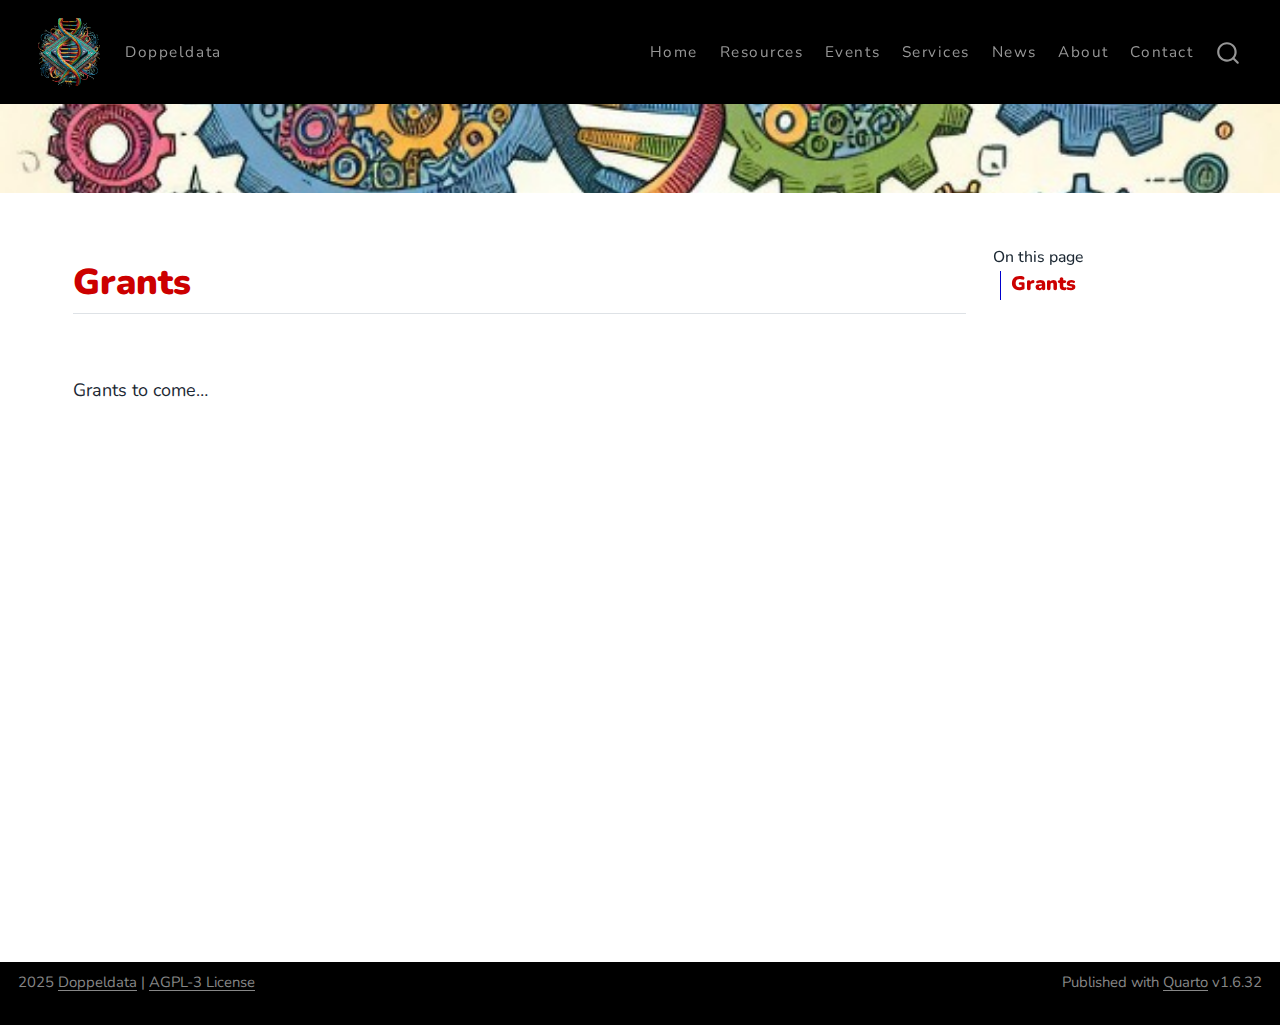
<file: docs/resources/resources_grants.html>
<!DOCTYPE html>
<html xmlns="http://www.w3.org/1999/xhtml" lang="en" xml:lang="en"><head>

<meta charset="utf-8">
<meta name="generator" content="quarto-1.6.32">

<meta name="viewport" content="width=device-width, initial-scale=1.0, user-scalable=yes">


<title>Resources - Grants</title>
<style>
code{white-space: pre-wrap;}
span.smallcaps{font-variant: small-caps;}
div.columns{display: flex; gap: min(4vw, 1.5em);}
div.column{flex: auto; overflow-x: auto;}
div.hanging-indent{margin-left: 1.5em; text-indent: -1.5em;}
ul.task-list{list-style: none;}
ul.task-list li input[type="checkbox"] {
  width: 0.8em;
  margin: 0 0.8em 0.2em -1em; /* quarto-specific, see https://github.com/quarto-dev/quarto-cli/issues/4556 */ 
  vertical-align: middle;
}
</style>


<script src="../site_libs/quarto-nav/quarto-nav.js"></script>
<script src="../site_libs/clipboard/clipboard.min.js"></script>
<script src="../site_libs/quarto-search/autocomplete.umd.js"></script>
<script src="../site_libs/quarto-search/fuse.min.js"></script>
<script src="../site_libs/quarto-search/quarto-search.js"></script>
<meta name="quarto:offset" content="../">
<link href="../assets/images/image3-Photoroom.png" rel="icon" type="image/png">
<script src="../site_libs/quarto-html/quarto.js"></script>
<script src="../site_libs/quarto-html/popper.min.js"></script>
<script src="../site_libs/quarto-html/tippy.umd.min.js"></script>
<script src="../site_libs/quarto-html/anchor.min.js"></script>
<link href="../site_libs/quarto-html/tippy.css" rel="stylesheet">
<link href="../site_libs/quarto-html/quarto-syntax-highlighting-1a2f9d04da23a7bade75d18bf8b2c3ce.css" rel="stylesheet" id="quarto-text-highlighting-styles">
<script src="../site_libs/bootstrap/bootstrap.min.js"></script>
<link href="../site_libs/bootstrap/bootstrap-icons.css" rel="stylesheet">
<link href="../site_libs/bootstrap/bootstrap-6e9cb641546f768768113a9f98577011.min.css" rel="stylesheet" append-hash="true" id="quarto-bootstrap" data-mode="light">
<script id="quarto-search-options" type="application/json">{
  "location": "navbar",
  "copy-button": false,
  "collapse-after": 3,
  "panel-placement": "end",
  "type": "overlay",
  "limit": 50,
  "keyboard-shortcut": [
    "f",
    "/",
    "s"
  ],
  "show-item-context": false,
  "language": {
    "search-no-results-text": "No results",
    "search-matching-documents-text": "matching documents",
    "search-copy-link-title": "Copy link to search",
    "search-hide-matches-text": "Hide additional matches",
    "search-more-match-text": "more match in this document",
    "search-more-matches-text": "more matches in this document",
    "search-clear-button-title": "Clear",
    "search-text-placeholder": "",
    "search-detached-cancel-button-title": "Cancel",
    "search-submit-button-title": "Submit",
    "search-label": "Search"
  }
}</script>
<script async="" src="https://www.googletagmanager.com/gtag/js?id=G-G5JY4KFF9H"></script>

<script type="text/javascript">

window.dataLayer = window.dataLayer || [];
function gtag(){dataLayer.push(arguments);}
gtag('js', new Date());
gtag('config', 'G-G5JY4KFF9H', { 'anonymize_ip': true});
</script>
<style>html{ scroll-behavior: smooth; }</style>
<style>

      .quarto-title-block .quarto-title-banner {
        background-image: url(../assets/images/h6qh5880_breaking_into_bioinformatics_1024x592_vo_banner.jpg);
background-size: cover;
      }
</style>
<link rel="preconnect" href="https://fonts.googleapis.com">
<link rel="preconnect" href="https://fonts.gstatic.com" crossorigin="">
<link href="https://fonts.googleapis.com/css2?family=Fira+Mono&amp;family=Nunito:ital,wght@0,400;0,500;0,600;1,400;1,500;1,600&amp;display=swap" rel="stylesheet">

<!-- Google tag (gtag.js) -->
<script async="" src="https://www.googletagmanager.com/gtag/js?id=G-G5JY4KFF9H"></script>
<script>
  window.dataLayer = window.dataLayer || [];
  function gtag(){dataLayer.push(arguments);}
  gtag('js', new Date());

  gtag('config', 'G-G5JY4KFF9H');
</script>


</head>

<body class="nav-fixed">

<div id="quarto-search-results"></div>
  <header id="quarto-header" class="headroom fixed-top quarto-banner">
    <nav class="navbar navbar-expand-lg " data-bs-theme="dark">
      <div class="navbar-container container-fluid">
      <div class="navbar-brand-container mx-auto">
    <a href="../index.html" class="navbar-brand navbar-brand-logo">
    <img src="../assets/images/darwinlabs_transparant-Photoroom.png" alt="logo" class="navbar-logo">
    </a>
  </div>
            <div id="quarto-search" class="" title="Search"></div>
          <button class="navbar-toggler" type="button" data-bs-toggle="collapse" data-bs-target="#navbarCollapse" aria-controls="navbarCollapse" role="menu" aria-expanded="false" aria-label="Toggle navigation" onclick="if (window.quartoToggleHeadroom) { window.quartoToggleHeadroom(); }">
  <span class="navbar-toggler-icon"></span>
</button>
          <div class="collapse navbar-collapse" id="navbarCollapse">
            <ul class="navbar-nav navbar-nav-scroll me-auto">
  <li class="nav-item">
    <span class="nav-link">
<span class="menu-text">Doppeldata</span>
    </span>
  </li>  
</ul>
            <ul class="navbar-nav navbar-nav-scroll ms-auto">
  <li class="nav-item">
    <a class="nav-link" href="../index.html"> 
<span class="menu-text">Home</span></a>
  </li>  
  <li class="nav-item">
    <a class="nav-link" href="../resources/resources.html"> 
<span class="menu-text">Resources</span></a>
  </li>  
  <li class="nav-item">
    <a class="nav-link" href="../events/events.html"> 
<span class="menu-text">Events</span></a>
  </li>  
  <li class="nav-item">
    <a class="nav-link" href="../services/services.html"> 
<span class="menu-text">Services</span></a>
  </li>  
  <li class="nav-item">
    <a class="nav-link" href="../news/news.html"> 
<span class="menu-text">News</span></a>
  </li>  
  <li class="nav-item">
    <a class="nav-link" href="../about/about.html"> 
<span class="menu-text">About</span></a>
  </li>  
  <li class="nav-item">
    <a class="nav-link" href="../contact/contact.html"> 
<span class="menu-text">Contact</span></a>
  </li>  
</ul>
          </div> <!-- /navcollapse -->
            <div class="quarto-navbar-tools">
</div>
      </div> <!-- /container-fluid -->
    </nav>
</header>
<!-- content -->
<header id="title-block-header" class="quarto-title-block default page-columns page-full">
  <div class="quarto-title-banner page-columns page-full">
    <div class="quarto-title column-page-left">
      <h1 class="title">Resources - Grants</h1>
                      </div>
  </div>
    
  
  <div class="quarto-title-meta column-page-left">

      
    
      
    </div>
    
  
  </header><div id="quarto-content" class="quarto-container page-columns page-rows-contents page-layout-full page-navbar">
<!-- sidebar -->
<!-- margin-sidebar -->
    <div id="quarto-margin-sidebar" class="sidebar margin-sidebar">
        <nav id="TOC" role="doc-toc" class="toc-active">
    <h2 id="toc-title">On this page</h2>
   
  <ul>
  <li><a href="#grants" id="toc-grants" class="nav-link active" data-scroll-target="#grants"><span style="color: #cc0000; font-weight: bold"> <span class="large"><strong>Grants</strong></span></span></a></li>
  </ul>
</nav>
    </div>
<!-- main -->
<main class="content quarto-banner-title-block column-page-left" id="quarto-document-content">






<style>
  /* Force hiding of the title */
  .pagelayout-title,
  .pagelayout-title h1,
  h1.pagetitle, /* Specific targeting for standalone titles */
  h1 {
    display: none !important;
    visibility: hidden !important;
    color: transparent !important;
  }
</style>
<section id="grants" class="level2">
<h2 class="anchored" data-anchor-id="grants"><span style="color: #cc0000; font-weight: bold"> <span class="large"><strong>Grants</strong></span></span></h2>
<p><br></p>
<p>Grants to come…</p>


</section>

</main> <!-- /main -->
<script id="quarto-html-after-body" type="application/javascript">
window.document.addEventListener("DOMContentLoaded", function (event) {
  const toggleBodyColorMode = (bsSheetEl) => {
    const mode = bsSheetEl.getAttribute("data-mode");
    const bodyEl = window.document.querySelector("body");
    if (mode === "dark") {
      bodyEl.classList.add("quarto-dark");
      bodyEl.classList.remove("quarto-light");
    } else {
      bodyEl.classList.add("quarto-light");
      bodyEl.classList.remove("quarto-dark");
    }
  }
  const toggleBodyColorPrimary = () => {
    const bsSheetEl = window.document.querySelector("link#quarto-bootstrap");
    if (bsSheetEl) {
      toggleBodyColorMode(bsSheetEl);
    }
  }
  toggleBodyColorPrimary();  
  const icon = "";
  const anchorJS = new window.AnchorJS();
  anchorJS.options = {
    placement: 'right',
    icon: icon
  };
  anchorJS.add('.anchored');
  const isCodeAnnotation = (el) => {
    for (const clz of el.classList) {
      if (clz.startsWith('code-annotation-')) {                     
        return true;
      }
    }
    return false;
  }
  const onCopySuccess = function(e) {
    // button target
    const button = e.trigger;
    // don't keep focus
    button.blur();
    // flash "checked"
    button.classList.add('code-copy-button-checked');
    var currentTitle = button.getAttribute("title");
    button.setAttribute("title", "Copied!");
    let tooltip;
    if (window.bootstrap) {
      button.setAttribute("data-bs-toggle", "tooltip");
      button.setAttribute("data-bs-placement", "left");
      button.setAttribute("data-bs-title", "Copied!");
      tooltip = new bootstrap.Tooltip(button, 
        { trigger: "manual", 
          customClass: "code-copy-button-tooltip",
          offset: [0, -8]});
      tooltip.show();    
    }
    setTimeout(function() {
      if (tooltip) {
        tooltip.hide();
        button.removeAttribute("data-bs-title");
        button.removeAttribute("data-bs-toggle");
        button.removeAttribute("data-bs-placement");
      }
      button.setAttribute("title", currentTitle);
      button.classList.remove('code-copy-button-checked');
    }, 1000);
    // clear code selection
    e.clearSelection();
  }
  const getTextToCopy = function(trigger) {
      const codeEl = trigger.previousElementSibling.cloneNode(true);
      for (const childEl of codeEl.children) {
        if (isCodeAnnotation(childEl)) {
          childEl.remove();
        }
      }
      return codeEl.innerText;
  }
  const clipboard = new window.ClipboardJS('.code-copy-button:not([data-in-quarto-modal])', {
    text: getTextToCopy
  });
  clipboard.on('success', onCopySuccess);
  if (window.document.getElementById('quarto-embedded-source-code-modal')) {
    // For code content inside modals, clipBoardJS needs to be initialized with a container option
    // TODO: Check when it could be a function (https://github.com/zenorocha/clipboard.js/issues/860)
    const clipboardModal = new window.ClipboardJS('.code-copy-button[data-in-quarto-modal]', {
      text: getTextToCopy,
      container: window.document.getElementById('quarto-embedded-source-code-modal')
    });
    clipboardModal.on('success', onCopySuccess);
  }
    var localhostRegex = new RegExp(/^(?:http|https):\/\/localhost\:?[0-9]*\//);
    var mailtoRegex = new RegExp(/^mailto:/);
      var filterRegex = new RegExp("https:\/\/www\.doppeldata\.au\/");
    var isInternal = (href) => {
        return filterRegex.test(href) || localhostRegex.test(href) || mailtoRegex.test(href);
    }
    // Inspect non-navigation links and adorn them if external
 	var links = window.document.querySelectorAll('a[href]:not(.nav-link):not(.navbar-brand):not(.toc-action):not(.sidebar-link):not(.sidebar-item-toggle):not(.pagination-link):not(.no-external):not([aria-hidden]):not(.dropdown-item):not(.quarto-navigation-tool):not(.about-link)');
    for (var i=0; i<links.length; i++) {
      const link = links[i];
      if (!isInternal(link.href)) {
        // undo the damage that might have been done by quarto-nav.js in the case of
        // links that we want to consider external
        if (link.dataset.originalHref !== undefined) {
          link.href = link.dataset.originalHref;
        }
      }
    }
  function tippyHover(el, contentFn, onTriggerFn, onUntriggerFn) {
    const config = {
      allowHTML: true,
      maxWidth: 500,
      delay: 100,
      arrow: false,
      appendTo: function(el) {
          return el.parentElement;
      },
      interactive: true,
      interactiveBorder: 10,
      theme: 'quarto',
      placement: 'bottom-start',
    };
    if (contentFn) {
      config.content = contentFn;
    }
    if (onTriggerFn) {
      config.onTrigger = onTriggerFn;
    }
    if (onUntriggerFn) {
      config.onUntrigger = onUntriggerFn;
    }
    window.tippy(el, config); 
  }
  const noterefs = window.document.querySelectorAll('a[role="doc-noteref"]');
  for (var i=0; i<noterefs.length; i++) {
    const ref = noterefs[i];
    tippyHover(ref, function() {
      // use id or data attribute instead here
      let href = ref.getAttribute('data-footnote-href') || ref.getAttribute('href');
      try { href = new URL(href).hash; } catch {}
      const id = href.replace(/^#\/?/, "");
      const note = window.document.getElementById(id);
      if (note) {
        return note.innerHTML;
      } else {
        return "";
      }
    });
  }
  const xrefs = window.document.querySelectorAll('a.quarto-xref');
  const processXRef = (id, note) => {
    // Strip column container classes
    const stripColumnClz = (el) => {
      el.classList.remove("page-full", "page-columns");
      if (el.children) {
        for (const child of el.children) {
          stripColumnClz(child);
        }
      }
    }
    stripColumnClz(note)
    if (id === null || id.startsWith('sec-')) {
      // Special case sections, only their first couple elements
      const container = document.createElement("div");
      if (note.children && note.children.length > 2) {
        container.appendChild(note.children[0].cloneNode(true));
        for (let i = 1; i < note.children.length; i++) {
          const child = note.children[i];
          if (child.tagName === "P" && child.innerText === "") {
            continue;
          } else {
            container.appendChild(child.cloneNode(true));
            break;
          }
        }
        if (window.Quarto?.typesetMath) {
          window.Quarto.typesetMath(container);
        }
        return container.innerHTML
      } else {
        if (window.Quarto?.typesetMath) {
          window.Quarto.typesetMath(note);
        }
        return note.innerHTML;
      }
    } else {
      // Remove any anchor links if they are present
      const anchorLink = note.querySelector('a.anchorjs-link');
      if (anchorLink) {
        anchorLink.remove();
      }
      if (window.Quarto?.typesetMath) {
        window.Quarto.typesetMath(note);
      }
      // TODO in 1.5, we should make sure this works without a callout special case
      if (note.classList.contains("callout")) {
        return note.outerHTML;
      } else {
        return note.innerHTML;
      }
    }
  }
  for (var i=0; i<xrefs.length; i++) {
    const xref = xrefs[i];
    tippyHover(xref, undefined, function(instance) {
      instance.disable();
      let url = xref.getAttribute('href');
      let hash = undefined; 
      if (url.startsWith('#')) {
        hash = url;
      } else {
        try { hash = new URL(url).hash; } catch {}
      }
      if (hash) {
        const id = hash.replace(/^#\/?/, "");
        const note = window.document.getElementById(id);
        if (note !== null) {
          try {
            const html = processXRef(id, note.cloneNode(true));
            instance.setContent(html);
          } finally {
            instance.enable();
            instance.show();
          }
        } else {
          // See if we can fetch this
          fetch(url.split('#')[0])
          .then(res => res.text())
          .then(html => {
            const parser = new DOMParser();
            const htmlDoc = parser.parseFromString(html, "text/html");
            const note = htmlDoc.getElementById(id);
            if (note !== null) {
              const html = processXRef(id, note);
              instance.setContent(html);
            } 
          }).finally(() => {
            instance.enable();
            instance.show();
          });
        }
      } else {
        // See if we can fetch a full url (with no hash to target)
        // This is a special case and we should probably do some content thinning / targeting
        fetch(url)
        .then(res => res.text())
        .then(html => {
          const parser = new DOMParser();
          const htmlDoc = parser.parseFromString(html, "text/html");
          const note = htmlDoc.querySelector('main.content');
          if (note !== null) {
            // This should only happen for chapter cross references
            // (since there is no id in the URL)
            // remove the first header
            if (note.children.length > 0 && note.children[0].tagName === "HEADER") {
              note.children[0].remove();
            }
            const html = processXRef(null, note);
            instance.setContent(html);
          } 
        }).finally(() => {
          instance.enable();
          instance.show();
        });
      }
    }, function(instance) {
    });
  }
      let selectedAnnoteEl;
      const selectorForAnnotation = ( cell, annotation) => {
        let cellAttr = 'data-code-cell="' + cell + '"';
        let lineAttr = 'data-code-annotation="' +  annotation + '"';
        const selector = 'span[' + cellAttr + '][' + lineAttr + ']';
        return selector;
      }
      const selectCodeLines = (annoteEl) => {
        const doc = window.document;
        const targetCell = annoteEl.getAttribute("data-target-cell");
        const targetAnnotation = annoteEl.getAttribute("data-target-annotation");
        const annoteSpan = window.document.querySelector(selectorForAnnotation(targetCell, targetAnnotation));
        const lines = annoteSpan.getAttribute("data-code-lines").split(",");
        const lineIds = lines.map((line) => {
          return targetCell + "-" + line;
        })
        let top = null;
        let height = null;
        let parent = null;
        if (lineIds.length > 0) {
            //compute the position of the single el (top and bottom and make a div)
            const el = window.document.getElementById(lineIds[0]);
            top = el.offsetTop;
            height = el.offsetHeight;
            parent = el.parentElement.parentElement;
          if (lineIds.length > 1) {
            const lastEl = window.document.getElementById(lineIds[lineIds.length - 1]);
            const bottom = lastEl.offsetTop + lastEl.offsetHeight;
            height = bottom - top;
          }
          if (top !== null && height !== null && parent !== null) {
            // cook up a div (if necessary) and position it 
            let div = window.document.getElementById("code-annotation-line-highlight");
            if (div === null) {
              div = window.document.createElement("div");
              div.setAttribute("id", "code-annotation-line-highlight");
              div.style.position = 'absolute';
              parent.appendChild(div);
            }
            div.style.top = top - 2 + "px";
            div.style.height = height + 4 + "px";
            div.style.left = 0;
            let gutterDiv = window.document.getElementById("code-annotation-line-highlight-gutter");
            if (gutterDiv === null) {
              gutterDiv = window.document.createElement("div");
              gutterDiv.setAttribute("id", "code-annotation-line-highlight-gutter");
              gutterDiv.style.position = 'absolute';
              const codeCell = window.document.getElementById(targetCell);
              const gutter = codeCell.querySelector('.code-annotation-gutter');
              gutter.appendChild(gutterDiv);
            }
            gutterDiv.style.top = top - 2 + "px";
            gutterDiv.style.height = height + 4 + "px";
          }
          selectedAnnoteEl = annoteEl;
        }
      };
      const unselectCodeLines = () => {
        const elementsIds = ["code-annotation-line-highlight", "code-annotation-line-highlight-gutter"];
        elementsIds.forEach((elId) => {
          const div = window.document.getElementById(elId);
          if (div) {
            div.remove();
          }
        });
        selectedAnnoteEl = undefined;
      };
        // Handle positioning of the toggle
    window.addEventListener(
      "resize",
      throttle(() => {
        elRect = undefined;
        if (selectedAnnoteEl) {
          selectCodeLines(selectedAnnoteEl);
        }
      }, 10)
    );
    function throttle(fn, ms) {
    let throttle = false;
    let timer;
      return (...args) => {
        if(!throttle) { // first call gets through
            fn.apply(this, args);
            throttle = true;
        } else { // all the others get throttled
            if(timer) clearTimeout(timer); // cancel #2
            timer = setTimeout(() => {
              fn.apply(this, args);
              timer = throttle = false;
            }, ms);
        }
      };
    }
      // Attach click handler to the DT
      const annoteDls = window.document.querySelectorAll('dt[data-target-cell]');
      for (const annoteDlNode of annoteDls) {
        annoteDlNode.addEventListener('click', (event) => {
          const clickedEl = event.target;
          if (clickedEl !== selectedAnnoteEl) {
            unselectCodeLines();
            const activeEl = window.document.querySelector('dt[data-target-cell].code-annotation-active');
            if (activeEl) {
              activeEl.classList.remove('code-annotation-active');
            }
            selectCodeLines(clickedEl);
            clickedEl.classList.add('code-annotation-active');
          } else {
            // Unselect the line
            unselectCodeLines();
            clickedEl.classList.remove('code-annotation-active');
          }
        });
      }
  const findCites = (el) => {
    const parentEl = el.parentElement;
    if (parentEl) {
      const cites = parentEl.dataset.cites;
      if (cites) {
        return {
          el,
          cites: cites.split(' ')
        };
      } else {
        return findCites(el.parentElement)
      }
    } else {
      return undefined;
    }
  };
  var bibliorefs = window.document.querySelectorAll('a[role="doc-biblioref"]');
  for (var i=0; i<bibliorefs.length; i++) {
    const ref = bibliorefs[i];
    const citeInfo = findCites(ref);
    if (citeInfo) {
      tippyHover(citeInfo.el, function() {
        var popup = window.document.createElement('div');
        citeInfo.cites.forEach(function(cite) {
          var citeDiv = window.document.createElement('div');
          citeDiv.classList.add('hanging-indent');
          citeDiv.classList.add('csl-entry');
          var biblioDiv = window.document.getElementById('ref-' + cite);
          if (biblioDiv) {
            citeDiv.innerHTML = biblioDiv.innerHTML;
          }
          popup.appendChild(citeDiv);
        });
        return popup.innerHTML;
      });
    }
  }
});
</script>
</div> <!-- /content -->
<footer class="footer">
  <div class="nav-footer">
    <div class="nav-footer-left">
<p>2025 <a href="https://doppeldata.au">Doppeldata</a> | <a href="https://choosealicense.com/licenses/agpl-3.0/">AGPL-3 License</a></p>
</div>   
    <div class="nav-footer-center">
      &nbsp;
    </div>
    <div class="nav-footer-right">
<p>Published with <a href="https://quarto.org/">Quarto</a> v1.6.32
</p>
</div>
  </div>
</footer>




<script src="../site_libs/quarto-html/zenscroll-min.js"></script>
</body></html>
</file>
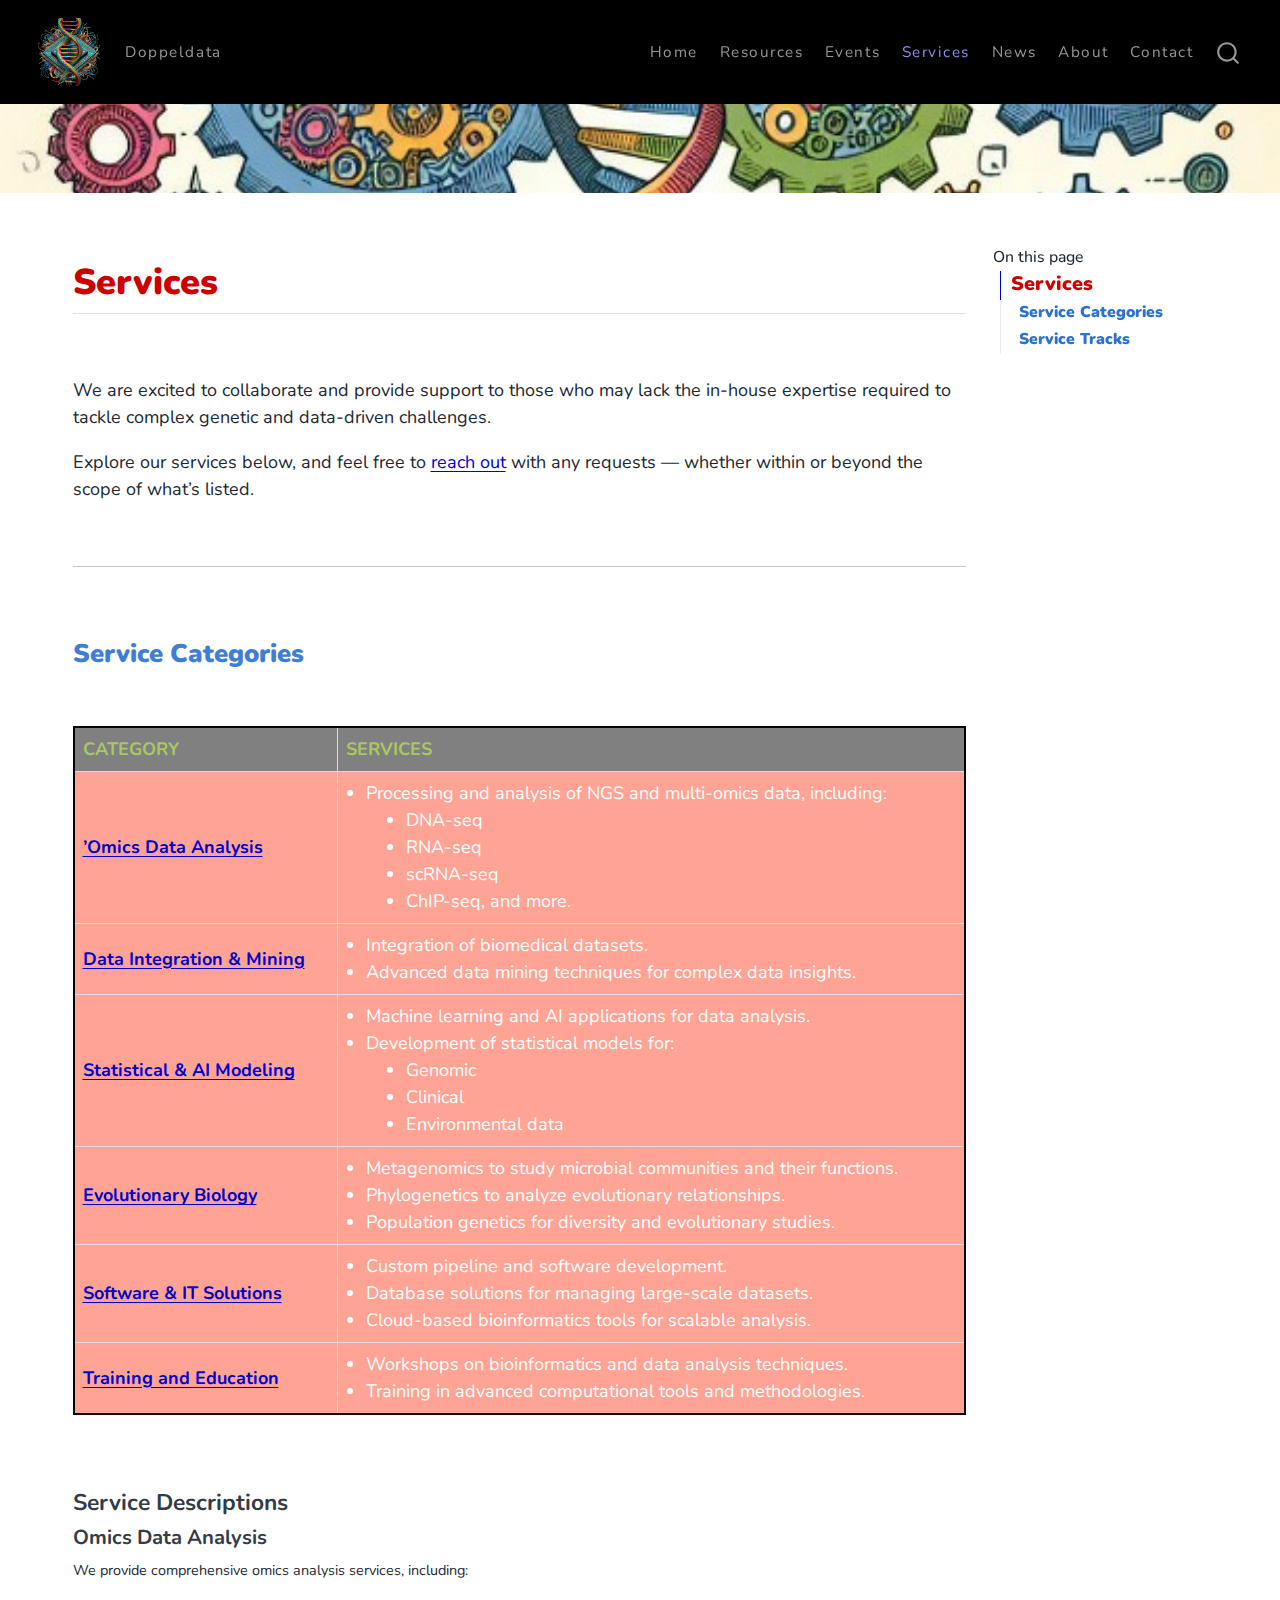
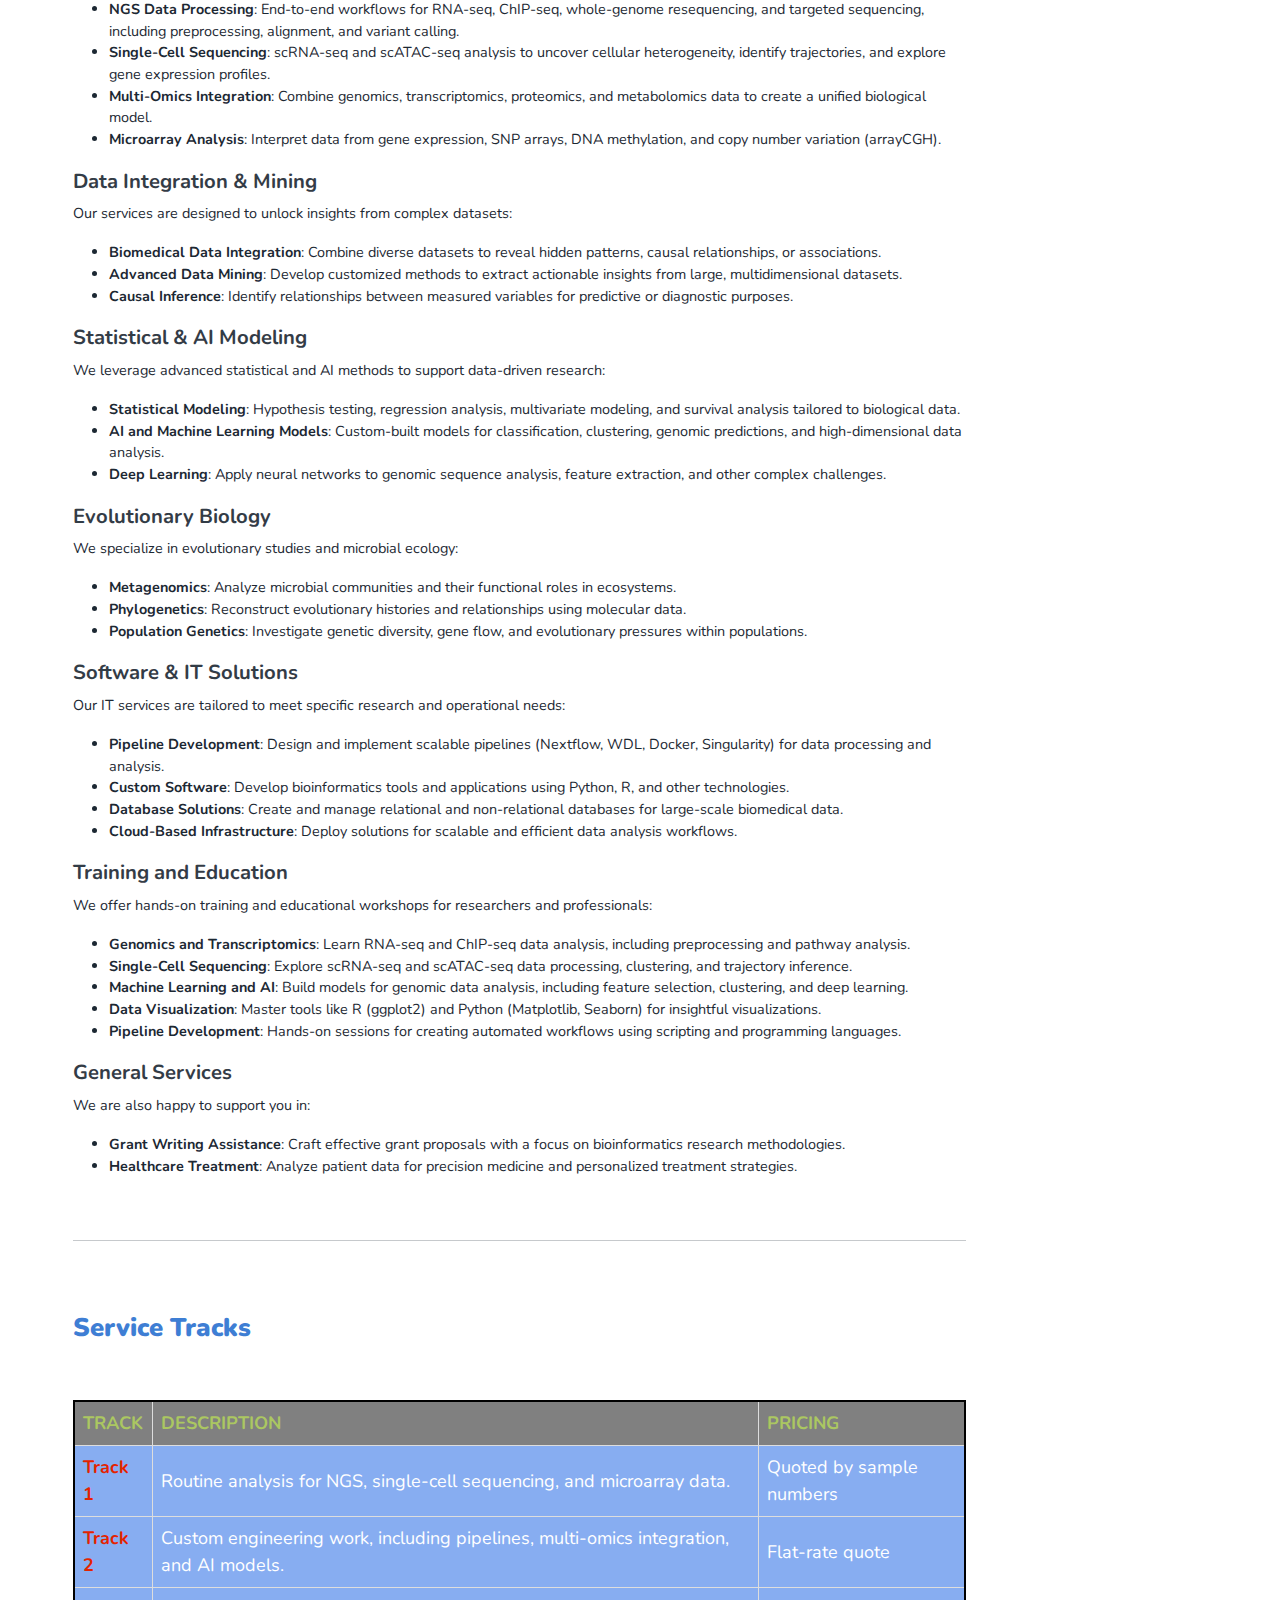
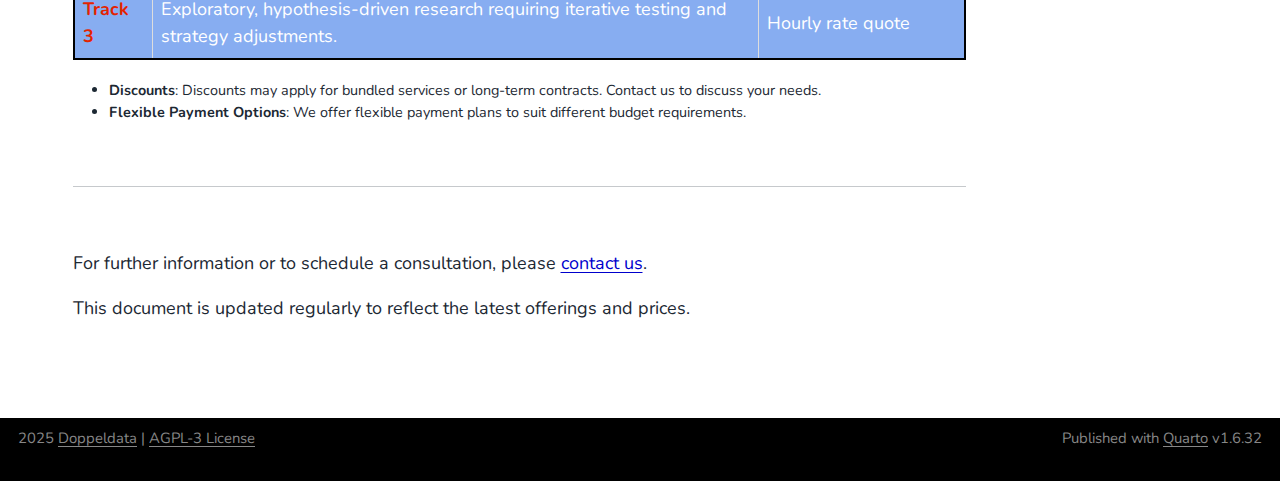
<file: docs/services/services.html>
<!DOCTYPE html>
<html xmlns="http://www.w3.org/1999/xhtml" lang="en" xml:lang="en"><head>

<meta charset="utf-8">
<meta name="generator" content="quarto-1.6.32">

<meta name="viewport" content="width=device-width, initial-scale=1.0, user-scalable=yes">


<title>Services</title>
<style>
code{white-space: pre-wrap;}
span.smallcaps{font-variant: small-caps;}
div.columns{display: flex; gap: min(4vw, 1.5em);}
div.column{flex: auto; overflow-x: auto;}
div.hanging-indent{margin-left: 1.5em; text-indent: -1.5em;}
ul.task-list{list-style: none;}
ul.task-list li input[type="checkbox"] {
  width: 0.8em;
  margin: 0 0.8em 0.2em -1em; /* quarto-specific, see https://github.com/quarto-dev/quarto-cli/issues/4556 */ 
  vertical-align: middle;
}
</style>


<script src="../site_libs/quarto-nav/quarto-nav.js"></script>
<script src="../site_libs/clipboard/clipboard.min.js"></script>
<script src="../site_libs/quarto-search/autocomplete.umd.js"></script>
<script src="../site_libs/quarto-search/fuse.min.js"></script>
<script src="../site_libs/quarto-search/quarto-search.js"></script>
<meta name="quarto:offset" content="../">
<link href="../assets/images/image3-Photoroom.png" rel="icon" type="image/png">
<script src="../site_libs/quarto-html/quarto.js"></script>
<script src="../site_libs/quarto-html/popper.min.js"></script>
<script src="../site_libs/quarto-html/tippy.umd.min.js"></script>
<script src="../site_libs/quarto-html/anchor.min.js"></script>
<link href="../site_libs/quarto-html/tippy.css" rel="stylesheet">
<link href="../site_libs/quarto-html/quarto-syntax-highlighting-1a2f9d04da23a7bade75d18bf8b2c3ce.css" rel="stylesheet" id="quarto-text-highlighting-styles">
<script src="../site_libs/bootstrap/bootstrap.min.js"></script>
<link href="../site_libs/bootstrap/bootstrap-icons.css" rel="stylesheet">
<link href="../site_libs/bootstrap/bootstrap-6e9cb641546f768768113a9f98577011.min.css" rel="stylesheet" append-hash="true" id="quarto-bootstrap" data-mode="light">
<script id="quarto-search-options" type="application/json">{
  "location": "navbar",
  "copy-button": false,
  "collapse-after": 3,
  "panel-placement": "end",
  "type": "overlay",
  "limit": 50,
  "keyboard-shortcut": [
    "f",
    "/",
    "s"
  ],
  "show-item-context": false,
  "language": {
    "search-no-results-text": "No results",
    "search-matching-documents-text": "matching documents",
    "search-copy-link-title": "Copy link to search",
    "search-hide-matches-text": "Hide additional matches",
    "search-more-match-text": "more match in this document",
    "search-more-matches-text": "more matches in this document",
    "search-clear-button-title": "Clear",
    "search-text-placeholder": "",
    "search-detached-cancel-button-title": "Cancel",
    "search-submit-button-title": "Submit",
    "search-label": "Search"
  }
}</script>
<script async="" src="https://www.googletagmanager.com/gtag/js?id=G-609K9474MX"></script>

<script type="text/javascript">

window.dataLayer = window.dataLayer || [];
function gtag(){dataLayer.push(arguments);}
gtag('js', new Date());
gtag('config', 'G-609K9474MX', { 'anonymize_ip': true});
</script>
<style>html{ scroll-behavior: smooth; }</style>
<style>

      .quarto-title-block .quarto-title-banner {
        background-image: url(../assets/images/h6qh5880_breaking_into_bioinformatics_1024x592_vo_banner.jpg);
background-size: cover;
      }
</style>
<link rel="preconnect" href="https://fonts.googleapis.com">
<link rel="preconnect" href="https://fonts.gstatic.com" crossorigin="">
<link href="https://fonts.googleapis.com/css2?family=Fira+Mono&amp;family=Nunito:ital,wght@0,400;0,500;0,600;1,400;1,500;1,600&amp;display=swap" rel="stylesheet">

<!-- Google tag (gtag.js) -->
<script async="" src="https://www.googletagmanager.com/gtag/js?id=G-609K9474MX"></script>
<script>
  window.dataLayer = window.dataLayer || [];
  function gtag(){dataLayer.push(arguments);}
  gtag('js', new Date());

  gtag('config', 'G-609K9474MX');
</script>


<link rel="stylesheet" href="assets/css/services.css">
</head>

<body class="nav-fixed">

<div id="quarto-search-results"></div>
  <header id="quarto-header" class="headroom fixed-top quarto-banner">
    <nav class="navbar navbar-expand-lg " data-bs-theme="dark">
      <div class="navbar-container container-fluid">
      <div class="navbar-brand-container mx-auto">
    <a href="../index.html" class="navbar-brand navbar-brand-logo">
    <img src="../assets/images/darwinlabs_transparant-Photoroom.png" alt="logo" class="navbar-logo">
    </a>
  </div>
            <div id="quarto-search" class="" title="Search"></div>
          <button class="navbar-toggler" type="button" data-bs-toggle="collapse" data-bs-target="#navbarCollapse" aria-controls="navbarCollapse" role="menu" aria-expanded="false" aria-label="Toggle navigation" onclick="if (window.quartoToggleHeadroom) { window.quartoToggleHeadroom(); }">
  <span class="navbar-toggler-icon"></span>
</button>
          <div class="collapse navbar-collapse" id="navbarCollapse">
            <ul class="navbar-nav navbar-nav-scroll me-auto">
  <li class="nav-item">
    <span class="nav-link">
<span class="menu-text">Doppeldata</span>
    </span>
  </li>  
</ul>
            <ul class="navbar-nav navbar-nav-scroll ms-auto">
  <li class="nav-item">
    <a class="nav-link" href="../index.html"> 
<span class="menu-text">Home</span></a>
  </li>  
  <li class="nav-item">
    <a class="nav-link" href="../resources/resources.html"> 
<span class="menu-text">Resources</span></a>
  </li>  
  <li class="nav-item">
    <a class="nav-link" href="../events/events.html"> 
<span class="menu-text">Events</span></a>
  </li>  
  <li class="nav-item">
    <a class="nav-link active" href="../services/services.html" aria-current="page"> 
<span class="menu-text">Services</span></a>
  </li>  
  <li class="nav-item">
    <a class="nav-link" href="../news/news.html"> 
<span class="menu-text">News</span></a>
  </li>  
  <li class="nav-item">
    <a class="nav-link" href="../about/about.html"> 
<span class="menu-text">About</span></a>
  </li>  
  <li class="nav-item">
    <a class="nav-link" href="../contact/contact.html"> 
<span class="menu-text">Contact</span></a>
  </li>  
</ul>
          </div> <!-- /navcollapse -->
            <div class="quarto-navbar-tools">
</div>
      </div> <!-- /container-fluid -->
    </nav>
</header>
<!-- content -->
<header id="title-block-header" class="quarto-title-block default page-columns page-full">
  <div class="quarto-title-banner page-columns page-full">
    <div class="quarto-title column-page-left">
      <h1 class="title">Services</h1>
                      </div>
  </div>
    
  
  <div class="quarto-title-meta column-page-left">

      
    
      
    </div>
    
  
  </header><div id="quarto-content" class="quarto-container page-columns page-rows-contents page-layout-full page-navbar">
<!-- sidebar -->
<!-- margin-sidebar -->
    <div id="quarto-margin-sidebar" class="sidebar margin-sidebar">
        <nav id="TOC" role="doc-toc" class="toc-active">
    <h2 id="toc-title">On this page</h2>
   
  <ul>
  <li><a href="#services" id="toc-services" class="nav-link active" data-scroll-target="#services"><span style="color: #cc0000; font-weight: bold"> <span class="large"><strong>Services</strong></span></span></a>
  <ul>
  <li><a href="#service-categories" id="toc-service-categories" class="nav-link" data-scroll-target="#service-categories"><span style="color: #2a71d0; font-weight: bold"> <strong>Service Categories</strong></span></a>
  <ul class="collapse">
  <li><a href="#service-descriptions" id="toc-service-descriptions" class="nav-link" data-scroll-target="#service-descriptions"><strong>Service Descriptions</strong></a></li>
  </ul></li>
  <li><a href="#service-tracks" id="toc-service-tracks" class="nav-link" data-scroll-target="#service-tracks"><span style="color: #2a71d0; font-weight: bold"> <strong>Service Tracks</strong></span></a></li>
  </ul></li>
  </ul>
</nav>
    </div>
<!-- main -->
<main class="content quarto-banner-title-block column-page-left" id="quarto-document-content">






<style>
  /* Force hiding of the title */
  .pagelayout-title,
  .pagelayout-title h1,
  h1.pagetitle, /* Specific targeting for standalone titles */
  h1 {
    display: none !important;
    visibility: hidden !important;
    color: transparent !important;
  }
</style>
<section id="services" class="level2">
<h2 class="anchored" data-anchor-id="services"><span style="color: #cc0000; font-weight: bold"> <span class="large"><strong>Services</strong></span></span></h2>
<p><br></p>
<p>We are excited to collaborate and provide support to those who may lack the in-house expertise required to tackle complex genetic and data-driven challenges.</p>
<p>Explore our services below, and feel free to <a href="mailto:services@doppeldata.au">reach out</a> with any requests — whether within or beyond the scope of what’s listed.</p>
<p><br></p>
<hr>
<p><br></p>
<section id="service-categories" class="level3">
<h3 class="anchored" data-anchor-id="service-categories"><span style="color: #2a71d0; font-weight: bold"> <strong>Service Categories</strong></span></h3>
<p><br></p>
<style>
/* Apply styles specifically to the targeted table */
#all-red-rows-table {
  width: 100%;
  border-collapse: collapse;
  border: 2px solid black; /* Add a strong border for this table */
}

/* Style all table rows in this specific table */
#all-red-rows-table tr {
  background-color: #ffa494 !important; /* Blue background for all rows */
  color: white !important; /* White text for contrast */
}

#all-red-rows-table th, #all-red-rows-table td {
  text-align: left;
  padding: 8px;
  border: 1px solid #ddd;
}

/* Ensure list items have consistent bullet points */
#all-red-rows-table td ul {
  list-style-type: disc; /* Standard bullet points for all lists */
  margin: 0;
  padding-left: 20px; /* Add spacing for better readability */
  color: white; /* Ensure bullet points are visible (white) */
}

#all-red-rows-table td ul li {
  color: white; /* Ensure text remains white inside lists */
}

/* Add hover effect for table rows */
#all-red-rows-table tr:hover {
  background-color: #ffe09b !important; /* Light yellow background on hover */
}

#all-red-rows-table tr:hover td,
#all-red-rows-table tr:hover td ul li,
#all-red-rows-table tr:hover th {
  color: #2c3e50 !important; /* Dark gray text on hover */
}
</style>
<!-- Add an ID to this specific table -->
<table id="all-red-rows-table">
<tbody><tr>
<th>
Category
</th>
<th>
Services
</th>
</tr>
<tr>
<td>
<a href="services.html#omics-data-analysis">’Omics Data Analysis</a>
</td>
<td>
<ul>
<li>
Processing and analysis of NGS and multi-omics data, including:
</li>
<ul>
<ul>
<li>
DNA-seq
</li>
<li>
RNA-seq
</li>
<li>
scRNA-seq
</li>
<li>
ChIP-seq, and more.
</li>
</ul>
</ul>
</ul>
</td>
</tr>
<tr>
<td>
<a href="services.html#data-integration-mining">Data Integration &amp; Mining</a>
</td>
<td>
<ul>
<li>
Integration of biomedical datasets.
</li>
<li>
Advanced data mining techniques for complex data insights.
</li>
</ul>
</td>
</tr>
<tr>
<td>
<a href="services.html#statistical-ai-modeling">Statistical &amp; AI Modeling</a>
</td>
<td>
<ul>
<li>
Machine learning and AI applications for data analysis.
</li>
<li>
Development of statistical models for:
</li>
<ul>
<ul>
<li>
Genomic
</li>
<li>
Clinical
</li>
<li>
Environmental data
</li>
</ul>
</ul>
</ul>
</td>
</tr>
<tr>
<td>
<a href="services.html#evolutionary-biology">Evolutionary Biology</a>
</td>
<td>
<ul>
<li>
Metagenomics to study microbial communities and their functions.
</li>
<li>
Phylogenetics to analyze evolutionary relationships.
</li>
<li>
Population genetics for diversity and evolutionary studies.
</li>
</ul>
</td>
</tr>
<tr>
<td>
<a href="services.html#software-it-solutions">Software &amp; IT Solutions</a>
</td>
<td>
<ul>
<li>
Custom pipeline and software development.
</li>
<li>
Database solutions for managing large-scale datasets.
</li>
<li>
Cloud-based bioinformatics tools for scalable analysis.
</li>
</ul>
</td>
</tr>
<tr>
<td>
<a href="services.html#training-and-education">Training and Education</a>
</td>
<td>
<ul>
<li>
Workshops on bioinformatics and data analysis techniques.
</li>
<li>
Training in advanced computational tools and methodologies.
</li>
</ul>
</td>
</tr>
</tbody></table>
<p><br></p>
<section id="service-descriptions" class="level4">
<h4 class="anchored" data-anchor-id="service-descriptions"><strong>Service Descriptions</strong></h4>
<section id="omics-data-analysis" class="level5">
<h5 class="anchored" data-anchor-id="omics-data-analysis"><strong>Omics Data Analysis</strong></h5>
<div class="small">
<p>We provide comprehensive omics analysis services, including:</p>
<ul>
<li><strong>NGS Data Processing</strong>: End-to-end workflows for RNA-seq, ChIP-seq, whole-genome resequencing, and targeted sequencing, including preprocessing, alignment, and variant calling.</li>
<li><strong>Single-Cell Sequencing</strong>: scRNA-seq and scATAC-seq analysis to uncover cellular heterogeneity, identify trajectories, and explore gene expression profiles.</li>
<li><strong>Multi-Omics Integration</strong>: Combine genomics, transcriptomics, proteomics, and metabolomics data to create a unified biological model.</li>
<li><strong>Microarray Analysis</strong>: Interpret data from gene expression, SNP arrays, DNA methylation, and copy number variation (arrayCGH).</li>
</ul>
</div>
</section>
<section id="data-integration-mining" class="level5">
<h5 class="anchored" data-anchor-id="data-integration-mining"><strong>Data Integration &amp; Mining</strong></h5>
<div class="small">
<p>Our services are designed to unlock insights from complex datasets:</p>
<ul>
<li><strong>Biomedical Data Integration</strong>: Combine diverse datasets to reveal hidden patterns, causal relationships, or associations.</li>
<li><strong>Advanced Data Mining</strong>: Develop customized methods to extract actionable insights from large, multidimensional datasets.</li>
<li><strong>Causal Inference</strong>: Identify relationships between measured variables for predictive or diagnostic purposes.</li>
</ul>
</div>
</section>
<section id="statistical-ai-modeling" class="level5">
<h5 class="anchored" data-anchor-id="statistical-ai-modeling"><strong>Statistical &amp; AI Modeling</strong></h5>
<div class="small">
<p>We leverage advanced statistical and AI methods to support data-driven research:</p>
<ul>
<li><strong>Statistical Modeling</strong>: Hypothesis testing, regression analysis, multivariate modeling, and survival analysis tailored to biological data.</li>
<li><strong>AI and Machine Learning Models</strong>: Custom-built models for classification, clustering, genomic predictions, and high-dimensional data analysis.</li>
<li><strong>Deep Learning</strong>: Apply neural networks to genomic sequence analysis, feature extraction, and other complex challenges.</li>
</ul>
</div>
</section>
<section id="evolutionary-biology" class="level5">
<h5 class="anchored" data-anchor-id="evolutionary-biology"><strong>Evolutionary Biology</strong></h5>
<div class="small">
<p>We specialize in evolutionary studies and microbial ecology:</p>
<ul>
<li><strong>Metagenomics</strong>: Analyze microbial communities and their functional roles in ecosystems.</li>
<li><strong>Phylogenetics</strong>: Reconstruct evolutionary histories and relationships using molecular data.</li>
<li><strong>Population Genetics</strong>: Investigate genetic diversity, gene flow, and evolutionary pressures within populations.</li>
</ul>
</div>
</section>
<section id="software-it-solutions" class="level5">
<h5 class="anchored" data-anchor-id="software-it-solutions"><strong>Software &amp; IT Solutions</strong></h5>
<div class="small">
<p>Our IT services are tailored to meet specific research and operational needs:</p>
<ul>
<li><strong>Pipeline Development</strong>: Design and implement scalable pipelines (Nextflow, WDL, Docker, Singularity) for data processing and analysis.</li>
<li><strong>Custom Software</strong>: Develop bioinformatics tools and applications using Python, R, and other technologies.</li>
<li><strong>Database Solutions</strong>: Create and manage relational and non-relational databases for large-scale biomedical data.</li>
<li><strong>Cloud-Based Infrastructure</strong>: Deploy solutions for scalable and efficient data analysis workflows.</li>
</ul>
</div>
</section>
<section id="training-and-education" class="level5">
<h5 class="anchored" data-anchor-id="training-and-education"><strong>Training and Education</strong></h5>
<div class="small">
<p>We offer hands-on training and educational workshops for researchers and professionals:</p>
<ul>
<li><strong>Genomics and Transcriptomics</strong>: Learn RNA-seq and ChIP-seq data analysis, including preprocessing and pathway analysis.</li>
<li><strong>Single-Cell Sequencing</strong>: Explore scRNA-seq and scATAC-seq data processing, clustering, and trajectory inference.</li>
<li><strong>Machine Learning and AI</strong>: Build models for genomic data analysis, including feature selection, clustering, and deep learning.</li>
<li><strong>Data Visualization</strong>: Master tools like R (ggplot2) and Python (Matplotlib, Seaborn) for insightful visualizations.</li>
<li><strong>Pipeline Development</strong>: Hands-on sessions for creating automated workflows using scripting and programming languages.</li>
</ul>
</div>
</section>
<section id="general-services" class="level5">
<h5 class="anchored" data-anchor-id="general-services"><strong>General Services</strong></h5>
<div class="small">
<p>We are also happy to support you in:</p>
<ul>
<li><strong>Grant Writing Assistance</strong>: Craft effective grant proposals with a focus on bioinformatics research methodologies.</li>
<li><strong>Healthcare Treatment</strong>: Analyze patient data for precision medicine and personalized treatment strategies.</li>
</ul>
</div>
<p><br></p>
<hr>
<p><br></p>
</section>
</section>
</section>
<section id="service-tracks" class="level3">
<h3 class="anchored" data-anchor-id="service-tracks"><span style="color: #2a71d0; font-weight: bold"> <strong>Service Tracks</strong></span></h3>
<p><br></p>
<style>
/* Apply styles specifically to the targeted table */
#all-blue-rows-table {
  width: 100%;
  border-collapse: collapse;
  border: 2px solid black; /* Add a strong border for this table */
}

/* Style all table rows in this specific table */
#all-blue-rows-table tr {
  background-color: #87adf1 !important; /* Blue background for all rows */
  color: white !important; /* White text for contrast */
}

#all-blue-rows-table th, #all-blue-rows-table td {
  text-align: left;
  padding: 8px;
  border: 1px solid #ddd;
}

/* Add hover effect for table rows */
#all-blue-rows-table tr:hover {
  background-color: #ffe09b !important; /* Light yellow background on hover */
}

#all-blue-rows-table tr:hover td,
#all-blue-rows-table tr:hover th {
  color: #2c3e50 !important; /* Dark gray text on hover */
}
</style>
<table id="all-blue-rows-table">
<tbody><tr>
<th>
Track
</th>
<th>
Description
</th>
<th>
Pricing
</th>
</tr>
<tr>
<td>
Track 1
</td>
<td>
Routine analysis for NGS, single-cell sequencing, and microarray data.
</td>
<td>
Quoted by sample numbers
</td>
</tr>
<tr>
<td>
Track 2
</td>
<td>
Custom engineering work, including pipelines, multi-omics integration, and AI models.
</td>
<td>
Flat-rate quote
</td>
</tr>
<tr>
<td>
Track 3
</td>
<td>
Exploratory, hypothesis-driven research requiring iterative testing and strategy adjustments.
</td>
<td>
Hourly rate quote
</td>
</tr>
</tbody></table>
<div class="small">
<ul>
<li><strong>Discounts</strong>: Discounts may apply for bundled services or long-term contracts. Contact us to discuss your needs.</li>
<li><strong>Flexible Payment Options</strong>: We offer flexible payment plans to suit different budget requirements.</li>
</ul>
</div>
<p><br></p>
<hr>
<p><br></p>
<p>For further information or to schedule a consultation, please <a href="mailto:services@doppeldata.au">contact us</a>.</p>
<p>This document is updated regularly to reflect the latest offerings and prices.</p>


</section>
</section>

</main> <!-- /main -->
<script id="quarto-html-after-body" type="application/javascript">
window.document.addEventListener("DOMContentLoaded", function (event) {
  const toggleBodyColorMode = (bsSheetEl) => {
    const mode = bsSheetEl.getAttribute("data-mode");
    const bodyEl = window.document.querySelector("body");
    if (mode === "dark") {
      bodyEl.classList.add("quarto-dark");
      bodyEl.classList.remove("quarto-light");
    } else {
      bodyEl.classList.add("quarto-light");
      bodyEl.classList.remove("quarto-dark");
    }
  }
  const toggleBodyColorPrimary = () => {
    const bsSheetEl = window.document.querySelector("link#quarto-bootstrap");
    if (bsSheetEl) {
      toggleBodyColorMode(bsSheetEl);
    }
  }
  toggleBodyColorPrimary();  
  const icon = "";
  const anchorJS = new window.AnchorJS();
  anchorJS.options = {
    placement: 'right',
    icon: icon
  };
  anchorJS.add('.anchored');
  const isCodeAnnotation = (el) => {
    for (const clz of el.classList) {
      if (clz.startsWith('code-annotation-')) {                     
        return true;
      }
    }
    return false;
  }
  const onCopySuccess = function(e) {
    // button target
    const button = e.trigger;
    // don't keep focus
    button.blur();
    // flash "checked"
    button.classList.add('code-copy-button-checked');
    var currentTitle = button.getAttribute("title");
    button.setAttribute("title", "Copied!");
    let tooltip;
    if (window.bootstrap) {
      button.setAttribute("data-bs-toggle", "tooltip");
      button.setAttribute("data-bs-placement", "left");
      button.setAttribute("data-bs-title", "Copied!");
      tooltip = new bootstrap.Tooltip(button, 
        { trigger: "manual", 
          customClass: "code-copy-button-tooltip",
          offset: [0, -8]});
      tooltip.show();    
    }
    setTimeout(function() {
      if (tooltip) {
        tooltip.hide();
        button.removeAttribute("data-bs-title");
        button.removeAttribute("data-bs-toggle");
        button.removeAttribute("data-bs-placement");
      }
      button.setAttribute("title", currentTitle);
      button.classList.remove('code-copy-button-checked');
    }, 1000);
    // clear code selection
    e.clearSelection();
  }
  const getTextToCopy = function(trigger) {
      const codeEl = trigger.previousElementSibling.cloneNode(true);
      for (const childEl of codeEl.children) {
        if (isCodeAnnotation(childEl)) {
          childEl.remove();
        }
      }
      return codeEl.innerText;
  }
  const clipboard = new window.ClipboardJS('.code-copy-button:not([data-in-quarto-modal])', {
    text: getTextToCopy
  });
  clipboard.on('success', onCopySuccess);
  if (window.document.getElementById('quarto-embedded-source-code-modal')) {
    // For code content inside modals, clipBoardJS needs to be initialized with a container option
    // TODO: Check when it could be a function (https://github.com/zenorocha/clipboard.js/issues/860)
    const clipboardModal = new window.ClipboardJS('.code-copy-button[data-in-quarto-modal]', {
      text: getTextToCopy,
      container: window.document.getElementById('quarto-embedded-source-code-modal')
    });
    clipboardModal.on('success', onCopySuccess);
  }
    var localhostRegex = new RegExp(/^(?:http|https):\/\/localhost\:?[0-9]*\//);
    var mailtoRegex = new RegExp(/^mailto:/);
      var filterRegex = new RegExp("https:\/\/www\.doppeldata\.au\/");
    var isInternal = (href) => {
        return filterRegex.test(href) || localhostRegex.test(href) || mailtoRegex.test(href);
    }
    // Inspect non-navigation links and adorn them if external
 	var links = window.document.querySelectorAll('a[href]:not(.nav-link):not(.navbar-brand):not(.toc-action):not(.sidebar-link):not(.sidebar-item-toggle):not(.pagination-link):not(.no-external):not([aria-hidden]):not(.dropdown-item):not(.quarto-navigation-tool):not(.about-link)');
    for (var i=0; i<links.length; i++) {
      const link = links[i];
      if (!isInternal(link.href)) {
        // undo the damage that might have been done by quarto-nav.js in the case of
        // links that we want to consider external
        if (link.dataset.originalHref !== undefined) {
          link.href = link.dataset.originalHref;
        }
      }
    }
  function tippyHover(el, contentFn, onTriggerFn, onUntriggerFn) {
    const config = {
      allowHTML: true,
      maxWidth: 500,
      delay: 100,
      arrow: false,
      appendTo: function(el) {
          return el.parentElement;
      },
      interactive: true,
      interactiveBorder: 10,
      theme: 'quarto',
      placement: 'bottom-start',
    };
    if (contentFn) {
      config.content = contentFn;
    }
    if (onTriggerFn) {
      config.onTrigger = onTriggerFn;
    }
    if (onUntriggerFn) {
      config.onUntrigger = onUntriggerFn;
    }
    window.tippy(el, config); 
  }
  const noterefs = window.document.querySelectorAll('a[role="doc-noteref"]');
  for (var i=0; i<noterefs.length; i++) {
    const ref = noterefs[i];
    tippyHover(ref, function() {
      // use id or data attribute instead here
      let href = ref.getAttribute('data-footnote-href') || ref.getAttribute('href');
      try { href = new URL(href).hash; } catch {}
      const id = href.replace(/^#\/?/, "");
      const note = window.document.getElementById(id);
      if (note) {
        return note.innerHTML;
      } else {
        return "";
      }
    });
  }
  const xrefs = window.document.querySelectorAll('a.quarto-xref');
  const processXRef = (id, note) => {
    // Strip column container classes
    const stripColumnClz = (el) => {
      el.classList.remove("page-full", "page-columns");
      if (el.children) {
        for (const child of el.children) {
          stripColumnClz(child);
        }
      }
    }
    stripColumnClz(note)
    if (id === null || id.startsWith('sec-')) {
      // Special case sections, only their first couple elements
      const container = document.createElement("div");
      if (note.children && note.children.length > 2) {
        container.appendChild(note.children[0].cloneNode(true));
        for (let i = 1; i < note.children.length; i++) {
          const child = note.children[i];
          if (child.tagName === "P" && child.innerText === "") {
            continue;
          } else {
            container.appendChild(child.cloneNode(true));
            break;
          }
        }
        if (window.Quarto?.typesetMath) {
          window.Quarto.typesetMath(container);
        }
        return container.innerHTML
      } else {
        if (window.Quarto?.typesetMath) {
          window.Quarto.typesetMath(note);
        }
        return note.innerHTML;
      }
    } else {
      // Remove any anchor links if they are present
      const anchorLink = note.querySelector('a.anchorjs-link');
      if (anchorLink) {
        anchorLink.remove();
      }
      if (window.Quarto?.typesetMath) {
        window.Quarto.typesetMath(note);
      }
      // TODO in 1.5, we should make sure this works without a callout special case
      if (note.classList.contains("callout")) {
        return note.outerHTML;
      } else {
        return note.innerHTML;
      }
    }
  }
  for (var i=0; i<xrefs.length; i++) {
    const xref = xrefs[i];
    tippyHover(xref, undefined, function(instance) {
      instance.disable();
      let url = xref.getAttribute('href');
      let hash = undefined; 
      if (url.startsWith('#')) {
        hash = url;
      } else {
        try { hash = new URL(url).hash; } catch {}
      }
      if (hash) {
        const id = hash.replace(/^#\/?/, "");
        const note = window.document.getElementById(id);
        if (note !== null) {
          try {
            const html = processXRef(id, note.cloneNode(true));
            instance.setContent(html);
          } finally {
            instance.enable();
            instance.show();
          }
        } else {
          // See if we can fetch this
          fetch(url.split('#')[0])
          .then(res => res.text())
          .then(html => {
            const parser = new DOMParser();
            const htmlDoc = parser.parseFromString(html, "text/html");
            const note = htmlDoc.getElementById(id);
            if (note !== null) {
              const html = processXRef(id, note);
              instance.setContent(html);
            } 
          }).finally(() => {
            instance.enable();
            instance.show();
          });
        }
      } else {
        // See if we can fetch a full url (with no hash to target)
        // This is a special case and we should probably do some content thinning / targeting
        fetch(url)
        .then(res => res.text())
        .then(html => {
          const parser = new DOMParser();
          const htmlDoc = parser.parseFromString(html, "text/html");
          const note = htmlDoc.querySelector('main.content');
          if (note !== null) {
            // This should only happen for chapter cross references
            // (since there is no id in the URL)
            // remove the first header
            if (note.children.length > 0 && note.children[0].tagName === "HEADER") {
              note.children[0].remove();
            }
            const html = processXRef(null, note);
            instance.setContent(html);
          } 
        }).finally(() => {
          instance.enable();
          instance.show();
        });
      }
    }, function(instance) {
    });
  }
      let selectedAnnoteEl;
      const selectorForAnnotation = ( cell, annotation) => {
        let cellAttr = 'data-code-cell="' + cell + '"';
        let lineAttr = 'data-code-annotation="' +  annotation + '"';
        const selector = 'span[' + cellAttr + '][' + lineAttr + ']';
        return selector;
      }
      const selectCodeLines = (annoteEl) => {
        const doc = window.document;
        const targetCell = annoteEl.getAttribute("data-target-cell");
        const targetAnnotation = annoteEl.getAttribute("data-target-annotation");
        const annoteSpan = window.document.querySelector(selectorForAnnotation(targetCell, targetAnnotation));
        const lines = annoteSpan.getAttribute("data-code-lines").split(",");
        const lineIds = lines.map((line) => {
          return targetCell + "-" + line;
        })
        let top = null;
        let height = null;
        let parent = null;
        if (lineIds.length > 0) {
            //compute the position of the single el (top and bottom and make a div)
            const el = window.document.getElementById(lineIds[0]);
            top = el.offsetTop;
            height = el.offsetHeight;
            parent = el.parentElement.parentElement;
          if (lineIds.length > 1) {
            const lastEl = window.document.getElementById(lineIds[lineIds.length - 1]);
            const bottom = lastEl.offsetTop + lastEl.offsetHeight;
            height = bottom - top;
          }
          if (top !== null && height !== null && parent !== null) {
            // cook up a div (if necessary) and position it 
            let div = window.document.getElementById("code-annotation-line-highlight");
            if (div === null) {
              div = window.document.createElement("div");
              div.setAttribute("id", "code-annotation-line-highlight");
              div.style.position = 'absolute';
              parent.appendChild(div);
            }
            div.style.top = top - 2 + "px";
            div.style.height = height + 4 + "px";
            div.style.left = 0;
            let gutterDiv = window.document.getElementById("code-annotation-line-highlight-gutter");
            if (gutterDiv === null) {
              gutterDiv = window.document.createElement("div");
              gutterDiv.setAttribute("id", "code-annotation-line-highlight-gutter");
              gutterDiv.style.position = 'absolute';
              const codeCell = window.document.getElementById(targetCell);
              const gutter = codeCell.querySelector('.code-annotation-gutter');
              gutter.appendChild(gutterDiv);
            }
            gutterDiv.style.top = top - 2 + "px";
            gutterDiv.style.height = height + 4 + "px";
          }
          selectedAnnoteEl = annoteEl;
        }
      };
      const unselectCodeLines = () => {
        const elementsIds = ["code-annotation-line-highlight", "code-annotation-line-highlight-gutter"];
        elementsIds.forEach((elId) => {
          const div = window.document.getElementById(elId);
          if (div) {
            div.remove();
          }
        });
        selectedAnnoteEl = undefined;
      };
        // Handle positioning of the toggle
    window.addEventListener(
      "resize",
      throttle(() => {
        elRect = undefined;
        if (selectedAnnoteEl) {
          selectCodeLines(selectedAnnoteEl);
        }
      }, 10)
    );
    function throttle(fn, ms) {
    let throttle = false;
    let timer;
      return (...args) => {
        if(!throttle) { // first call gets through
            fn.apply(this, args);
            throttle = true;
        } else { // all the others get throttled
            if(timer) clearTimeout(timer); // cancel #2
            timer = setTimeout(() => {
              fn.apply(this, args);
              timer = throttle = false;
            }, ms);
        }
      };
    }
      // Attach click handler to the DT
      const annoteDls = window.document.querySelectorAll('dt[data-target-cell]');
      for (const annoteDlNode of annoteDls) {
        annoteDlNode.addEventListener('click', (event) => {
          const clickedEl = event.target;
          if (clickedEl !== selectedAnnoteEl) {
            unselectCodeLines();
            const activeEl = window.document.querySelector('dt[data-target-cell].code-annotation-active');
            if (activeEl) {
              activeEl.classList.remove('code-annotation-active');
            }
            selectCodeLines(clickedEl);
            clickedEl.classList.add('code-annotation-active');
          } else {
            // Unselect the line
            unselectCodeLines();
            clickedEl.classList.remove('code-annotation-active');
          }
        });
      }
  const findCites = (el) => {
    const parentEl = el.parentElement;
    if (parentEl) {
      const cites = parentEl.dataset.cites;
      if (cites) {
        return {
          el,
          cites: cites.split(' ')
        };
      } else {
        return findCites(el.parentElement)
      }
    } else {
      return undefined;
    }
  };
  var bibliorefs = window.document.querySelectorAll('a[role="doc-biblioref"]');
  for (var i=0; i<bibliorefs.length; i++) {
    const ref = bibliorefs[i];
    const citeInfo = findCites(ref);
    if (citeInfo) {
      tippyHover(citeInfo.el, function() {
        var popup = window.document.createElement('div');
        citeInfo.cites.forEach(function(cite) {
          var citeDiv = window.document.createElement('div');
          citeDiv.classList.add('hanging-indent');
          citeDiv.classList.add('csl-entry');
          var biblioDiv = window.document.getElementById('ref-' + cite);
          if (biblioDiv) {
            citeDiv.innerHTML = biblioDiv.innerHTML;
          }
          popup.appendChild(citeDiv);
        });
        return popup.innerHTML;
      });
    }
  }
});
</script>
</div> <!-- /content -->
<footer class="footer">
  <div class="nav-footer">
    <div class="nav-footer-left">
<p>2025 <a href="https://doppeldata.au">Doppeldata</a> | <a href="https://choosealicense.com/licenses/agpl-3.0/">AGPL-3 License</a></p>
</div>   
    <div class="nav-footer-center">
      &nbsp;
    </div>
    <div class="nav-footer-right">
<p>Published with <a href="https://quarto.org/">Quarto</a> v1.6.32
</p>
</div>
  </div>
</footer>




<script src="../site_libs/quarto-html/zenscroll-min.js"></script>
</body></html>
</file>
<file: docs/site_libs/quarto-html/tippy.css>
.tippy-box[data-animation=fade][data-state=hidden]{opacity:0}[data-tippy-root]{max-width:calc(100vw - 10px)}.tippy-box{position:relative;background-color:#333;color:#fff;border-radius:4px;font-size:14px;line-height:1.4;white-space:normal;outline:0;transition-property:transform,visibility,opacity}.tippy-box[data-placement^=top]>.tippy-arrow{bottom:0}.tippy-box[data-placement^=top]>.tippy-arrow:before{bottom:-7px;left:0;border-width:8px 8px 0;border-top-color:initial;transform-origin:center top}.tippy-box[data-placement^=bottom]>.tippy-arrow{top:0}.tippy-box[data-placement^=bottom]>.tippy-arrow:before{top:-7px;left:0;border-width:0 8px 8px;border-bottom-color:initial;transform-origin:center bottom}.tippy-box[data-placement^=left]>.tippy-arrow{right:0}.tippy-box[data-placement^=left]>.tippy-arrow:before{border-width:8px 0 8px 8px;border-left-color:initial;right:-7px;transform-origin:center left}.tippy-box[data-placement^=right]>.tippy-arrow{left:0}.tippy-box[data-placement^=right]>.tippy-arrow:before{left:-7px;border-width:8px 8px 8px 0;border-right-color:initial;transform-origin:center right}.tippy-box[data-inertia][data-state=visible]{transition-timing-function:cubic-bezier(.54,1.5,.38,1.11)}.tippy-arrow{width:16px;height:16px;color:#333}.tippy-arrow:before{content:"";position:absolute;border-color:transparent;border-style:solid}.tippy-content{position:relative;padding:5px 9px;z-index:1}
</file>
<file: docs/site_libs/quarto-html/quarto-syntax-highlighting-1a2f9d04da23a7bade75d18bf8b2c3ce.css>
/* quarto syntax highlight colors */
:root {
  --quarto-hl-ot-color: #003B4F;
  --quarto-hl-at-color: #657422;
  --quarto-hl-ss-color: #20794D;
  --quarto-hl-an-color: #5E5E5E;
  --quarto-hl-fu-color: #4758AB;
  --quarto-hl-st-color: #20794D;
  --quarto-hl-cf-color: #003B4F;
  --quarto-hl-op-color: #5E5E5E;
  --quarto-hl-er-color: #AD0000;
  --quarto-hl-bn-color: #AD0000;
  --quarto-hl-al-color: #AD0000;
  --quarto-hl-va-color: #111111;
  --quarto-hl-bu-color: inherit;
  --quarto-hl-ex-color: inherit;
  --quarto-hl-pp-color: #AD0000;
  --quarto-hl-in-color: #5E5E5E;
  --quarto-hl-vs-color: #20794D;
  --quarto-hl-wa-color: #5E5E5E;
  --quarto-hl-do-color: #5E5E5E;
  --quarto-hl-im-color: #00769E;
  --quarto-hl-ch-color: #20794D;
  --quarto-hl-dt-color: #AD0000;
  --quarto-hl-fl-color: #AD0000;
  --quarto-hl-co-color: #5E5E5E;
  --quarto-hl-cv-color: #5E5E5E;
  --quarto-hl-cn-color: #8f5902;
  --quarto-hl-sc-color: #5E5E5E;
  --quarto-hl-dv-color: #AD0000;
  --quarto-hl-kw-color: #003B4F;
}

/* other quarto variables */
:root {
  --quarto-font-monospace: "Fira Mono", "Ubuntu Mono", "Liberation Mono", "Lucida Console", "Courier", "monospace";
}

pre > code.sourceCode > span {
  color: #003B4F;
}

code span {
  color: #003B4F;
}

code.sourceCode > span {
  color: #003B4F;
}

div.sourceCode,
div.sourceCode pre.sourceCode {
  color: #003B4F;
}

code span.ot {
  color: #003B4F;
  font-style: inherit;
}

code span.at {
  color: #657422;
  font-style: inherit;
}

code span.ss {
  color: #20794D;
  font-style: inherit;
}

code span.an {
  color: #5E5E5E;
  font-style: inherit;
}

code span.fu {
  color: #4758AB;
  font-style: inherit;
}

code span.st {
  color: #20794D;
  font-style: inherit;
}

code span.cf {
  color: #003B4F;
  font-weight: bold;
  font-style: inherit;
}

code span.op {
  color: #5E5E5E;
  font-style: inherit;
}

code span.er {
  color: #AD0000;
  font-style: inherit;
}

code span.bn {
  color: #AD0000;
  font-style: inherit;
}

code span.al {
  color: #AD0000;
  font-style: inherit;
}

code span.va {
  color: #111111;
  font-style: inherit;
}

code span.bu {
  font-style: inherit;
}

code span.ex {
  font-style: inherit;
}

code span.pp {
  color: #AD0000;
  font-style: inherit;
}

code span.in {
  color: #5E5E5E;
  font-style: inherit;
}

code span.vs {
  color: #20794D;
  font-style: inherit;
}

code span.wa {
  color: #5E5E5E;
  font-style: italic;
}

code span.do {
  color: #5E5E5E;
  font-style: italic;
}

code span.im {
  color: #00769E;
  font-style: inherit;
}

code span.ch {
  color: #20794D;
  font-style: inherit;
}

code span.dt {
  color: #AD0000;
  font-style: inherit;
}

code span.fl {
  color: #AD0000;
  font-style: inherit;
}

code span.co {
  color: #5E5E5E;
  font-style: inherit;
}

code span.cv {
  color: #5E5E5E;
  font-style: italic;
}

code span.cn {
  color: #8f5902;
  font-style: inherit;
}

code span.sc {
  color: #5E5E5E;
  font-style: inherit;
}

code span.dv {
  color: #AD0000;
  font-style: inherit;
}

code span.kw {
  color: #003B4F;
  font-weight: bold;
  font-style: inherit;
}

.prevent-inlining {
  content: "</";
}

/*# sourceMappingURL=2d6899352c08b2d7b8567f96bea0665d.css.map */
</file>
<file: docs/assets/css/home.css>
body {
  background-image: url("../images/h6qh5880_breaking_into_bioinformatics_1024x592.jpg");
  -webkit-background-size: cover;
  -moz-background-size: cover;
  background-size: cover;
  -o-background-size: cover;
  background-repeat: no-repeat;
  background-position: center center;
  background-attachment: scroll;
}

/* Mobile-specific styles: remove the background image and hide the black strip */
@media only screen and (max-width: 1024px) {
  body {
    background-image: url("../images/h6qh5880_breaking_into_bioinformatics_1024x592.jpg") !important; /* Use background image on mobile */
    background-size: 100% 100%; /* Stretch image to fill viewport */
    background-repeat: no-repeat;
    background-attachment: fixed; /* Ensure image stays fixed while scrolling */
    background-position: center center;
  }

  .code-strip-container {
    display: none !important; /* Completely hide the black strip */
  }

  .flying-code-container {
    display: block !important; /* Keep flying code visible */
    z-index: 10 !important; /* Flying code stays on top */
  }

  .home-grid-parent {
    grid-template-columns: 1fr !important; /* Single column layout */
    grid-column-gap: 0 !important;
  }

  .home-grid-child-left, .home-grid-child-right {
    padding: 1em; /* Add spacing for mobile */
  }
  
}

.navbar {
  background-color: transparent !important;
}

.nav-footer {
  background-color: transparent !important;
}

.home-container {
  max-width: 1200px;
  display: -webkit-box;
  display: -ms-flexbox;
  display: flex;
  -webkit-box-align: center;
  -ms-flex-align: center;
  align-items: center;
  height: 100%;
}

.home-grid-parent {
  display: -ms-grid;
  display: grid;
  margin: auto;
  padding-left: 2em;
  padding-right: 2em;
  padding-top: 2em;
  -webkit-box-align: center;
  -ms-flex-align: center;
  align-items: center;
  -ms-grid-columns: 10fr 2em 9fr;
  grid-template-columns: 10fr 9fr;
  grid-column-gap: 2em;
  grid-template-areas: "text hero";
  /*grid-template-columns: repeat(auto-fit, minmax(400px, 1fr));*/
}

.home-grid-child-left {
  -ms-grid-row: 1;
  -ms-grid-column: 1;
  grid-area: text;
}

.home-grid-child-right {
  -ms-grid-row: 1;
  -ms-grid-column: 3;
  grid-area: hero;
}

@media only screen and (max-width: 768px) {
  .home-grid-parent {
    -ms-grid-columns: 1fr;
    grid-template-columns: 1fr;
    grid-column-gap: 0;
    grid-template-areas: "hero" "text";
  }

  .home-grid-child-left {
    -ms-grid-row: 2;
    -ms-grid-column: 1;
  }

  .home-grid-child-right {
    -ms-grid-row: 1;
    -ms-grid-column: 1;
  }
}

.home-grid-child-left h2 {
    margin-top: 0.5em;
}
</file>
<file: docs/site_libs/htmltools-fill-0.5.8.1/fill.css>
@layer htmltools {
  .html-fill-container {
    display: flex;
    flex-direction: column;
    /* Prevent the container from expanding vertically or horizontally beyond its
    parent's constraints. */
    min-height: 0;
    min-width: 0;
  }
  .html-fill-container > .html-fill-item {
    /* Fill items can grow and shrink freely within
    available vertical space in fillable container */
    flex: 1 1 auto;
    min-height: 0;
    min-width: 0;
  }
  .html-fill-container > :not(.html-fill-item) {
    /* Prevent shrinking or growing of non-fill items */
    flex: 0 0 auto;
  }
}
</file>
<file: docs/site_libs/reactable-0.4.4/reactable.css>
.Reactable{-webkit-box-orient:vertical;-webkit-box-direction:normal;display:-webkit-box;display:-ms-flexbox;display:flex;-ms-flex-direction:column;flex-direction:column;position:relative}.Reactable *{-webkit-box-sizing:border-box;box-sizing:border-box}.Reactable .rt-table{-webkit-box-flex:1;-webkit-box-align:stretch;-ms-flex-align:stretch;align-items:stretch;border-collapse:collapse;-ms-flex:auto 1;flex:auto 1;overflow:auto;width:100%}.Reactable .rt-table,.Reactable .rt-thead{-webkit-box-orient:vertical;-webkit-box-direction:normal;display:-webkit-box;display:-ms-flexbox;display:flex;-ms-flex-direction:column;flex-direction:column}.Reactable .rt-thead .rt-td,.Reactable .rt-thead .rt-th{line-height:normal;position:relative}.Reactable .rt-th.rt-th-resizable{overflow:visible}.Reactable .rt-th.rt-th-resizable:last-child{overflow:hidden}.Reactable .rt-tbody{-webkit-box-orient:vertical;-webkit-box-direction:normal;display:-webkit-box;display:-ms-flexbox;display:flex;-ms-flex-direction:column;flex-direction:column;overflow:auto}.rt-td-expandable{cursor:pointer}.Reactable .rt-tr-group{-webkit-box-orient:vertical;-webkit-box-direction:normal;-webkit-box-align:stretch;-ms-flex-align:stretch;align-items:stretch;-ms-flex:1 0 auto;flex:1 0 auto;-ms-flex-direction:column;flex-direction:column}.Reactable .rt-tr,.Reactable .rt-tr-group{-webkit-box-flex:1;display:-webkit-box;display:-ms-flexbox;display:flex}.Reactable .rt-tr{-ms-flex:1 0 auto;flex:1 0 auto}.Reactable .rt-td,.Reactable .rt-th{-webkit-box-flex:1;-ms-flex:1 0 0px;flex:1 0 0;overflow:hidden}.Reactable .rt-resizer{bottom:0;cursor:col-resize;display:inline-block;position:absolute;right:-18px;top:0;width:36px;z-index:10}.Reactable .rt-tfoot{-webkit-box-orient:vertical;-webkit-box-direction:normal;display:-webkit-box;display:-ms-flexbox;display:flex;-ms-flex-direction:column;flex-direction:column}.Reactable .rt-resizing .rt-td,.Reactable .rt-resizing .rt-th{cursor:col-resize;-webkit-transition:none!important;transition:none!important;-webkit-user-select:none;-moz-user-select:none;-ms-user-select:none;user-select:none}
.Reactable{background-color:#fff;height:100%}.rt-inline{display:-webkit-inline-box;display:-ms-inline-flexbox;display:inline-flex}.rt-th{font-weight:600}.rt-td,.rt-th{word-wrap:break-word;display:-webkit-box;display:-ms-flexbox;display:flex;max-width:100%;overflow-wrap:break-word}.rt-td-inner,.rt-th-inner{overflow:hidden;padding:7px 8px;width:100%}.rt-compact .rt-td-inner,.rt-compact .rt-th-inner{padding:4px 6px}.rt-text-content{overflow:hidden}.rt-nowrap .rt-td-inner,.rt-nowrap .rt-text-content,.rt-nowrap .rt-th-inner{text-overflow:ellipsis;white-space:nowrap}.rt-select{-webkit-box-align:center;-ms-flex-align:center;-webkit-box-pack:center;-ms-flex-pack:center;align-items:center;display:-webkit-box;display:-ms-flexbox;display:flex;justify-content:center}input[type=checkbox].rt-select-input,input[type=radio].rt-select-input{display:block;margin:0}.rt-align-left{text-align:left}.rt-align-right{text-align:right}.rt-align-center{text-align:center}.rt-valign-center{-webkit-box-align:center;-ms-flex-align:center;align-items:center}.rt-valign-bottom{-webkit-box-align:end;-ms-flex-align:end;align-items:flex-end}.rt-sticky,.rt-tbody,.rt-tr,.rt-tr-group{background-color:inherit}.rt-sticky{z-index:1}.rt-table{border-color:#e6e6e6;border-width:1px}.rt-bordered .rt-table,.rt-outlined .rt-table{border-style:solid}.Reactable:not(.rt-keyboard-active) .rt-table:focus{outline-style:solid;outline-width:0}.rt-th{border-bottom:2px solid #e6e6e6;border-left-color:rgba(0,0,0,.05);border-left-width:1px}.rt-bordered .rt-th,.rt-outlined .rt-th{border-bottom-width:1px}.rt-td{border-left-color:rgba(0,0,0,.05);border-left-width:1px;border-top:1px solid #f2f2f2}.rt-borderless .rt-td,.rt-tr-group:first-child>.rt-tr:first-child .rt-td{border-top:none}.rt-bordered .rt-td,.rt-bordered .rt-th{border-left-style:solid}.rt-bordered .rt-td:first-child,.rt-bordered .rt-th:first-child{border-left:none}.rt-th-group,.rt-th-group-none{border-bottom-style:none}.rt-th-group:after{background-color:#e6e6e6;bottom:0;content:"";height:1px;left:8px;margin:auto;position:absolute;right:8px;width:100%}.rt-bordered .rt-th-group:after,.rt-outlined .rt-th-group:after{left:0;right:0}.rt-bordered .rt-th-group-none{border-bottom-style:solid}.rt-tr-striped{background-color:rgba(0,0,0,.03)}.rt-tr-striped-sticky{background-color:#f7f7f7}.rt-tr-highlight:hover{background-color:rgba(0,0,0,.05)}.rt-tr-highlight-sticky:hover{background-color:#f2f2f2}.rt-tr-pad{-webkit-user-select:none;-moz-user-select:none;-ms-user-select:none;user-select:none}.Reactable .rt-tbody,.Reactable .rt-tfoot,.Reactable .rt-thead{-ms-flex-negative:0;flex-shrink:0}@supports (position:sticky){.Reactable .rt-table{background:inherit}.Reactable .rt-tbody{overflow:visible}.Reactable .rt-thead{top:0}.Reactable .rt-tfoot,.Reactable .rt-thead{background:inherit;position:sticky;z-index:2}.Reactable .rt-tfoot{bottom:0}}@media screen and (-ms-high-contrast:active),screen and (-ms-high-contrast:none){.Reactable .rt-tbody{-ms-overflow-style:-ms-autohiding-scrollbar;overflow:auto}}.rt-td-filter{border-bottom:1px solid #f2f2f2;border-top:0}.rt-borderless .rt-td-filter{border-bottom:0}.rt-filter{background-color:#fff;border:1px solid rgba(0,0,0,.1);border-radius:3px;color:inherit;font-family:inherit;font-size:inherit;font-weight:400;margin:0;outline-style:solid;outline-width:0;padding:5px 7px;width:100%}.rt-filter:focus{border:1px solid rgba(0,0,0,.25)}.rt-sort-header{display:-webkit-box;display:-ms-flexbox;display:flex}.rt-align-center .rt-sort-header{-webkit-box-pack:center;-ms-flex-pack:center;justify-content:center}.rt-align-right .rt-sort-header{-webkit-box-pack:end;-ms-flex-pack:end;justify-content:flex-end}.rt-th{outline-style:solid;outline-width:0}.rt-th[aria-sort]{cursor:pointer}.rt-th[aria-sort] .rt-sort-left:after{line-height:0;padding-right:5px}.rt-th[aria-sort] .rt-sort-right:after{line-height:0;padding-left:5px}.rt-th[aria-sort=ascending] .rt-sort-left:after,.rt-th[aria-sort=ascending] .rt-sort-right:after{content:"\2191"}.rt-th[aria-sort=descending] .rt-sort-left:after,.rt-th[aria-sort=descending] .rt-sort-right:after{content:"\2193"}.rt-th[aria-sort=none] .rt-sort:after{content:"\2195";opacity:.4}.rt-keyboard-active .rt-th[data-sort-hint=ascending]:focus .rt-sort-left:after,.rt-keyboard-active .rt-th[data-sort-hint=ascending]:focus .rt-sort-right:after{content:"\2191";opacity:.4}.rt-keyboard-active .rt-th[data-sort-hint=descending]:focus .rt-sort-left:after,.rt-keyboard-active .rt-th[data-sort-hint=descending]:focus .rt-sort-right:after{content:"\2193";opacity:.4}.rt-expander-button{background:none;border:none;cursor:pointer;margin:0 2px;padding:0}.rt-expander{color:transparent;display:inline-block;outline-style:solid;outline-width:0;padding:0 8px;position:relative}.rt-expander:after{border-left:5.04px solid transparent;border-right:5.04px solid transparent;border-top:7px solid rgba(0,0,0,.8);content:"";cursor:pointer;height:0;left:50%;position:absolute;top:50%;-webkit-transform:translate(-50%,-50%) rotate(-90deg);transform:translate(-50%,-50%) rotate(-90deg);-webkit-transition:all .3s cubic-bezier(.175,.885,.32,1.275);transition:all .3s cubic-bezier(.175,.885,.32,1.275);width:0}.rt-expander.rt-expander-open:after{-webkit-transform:translate(-50%,-50%) rotate(0);transform:translate(-50%,-50%) rotate(0)}.rt-pagination{-webkit-box-pack:justify;-ms-flex-pack:justify;-webkit-box-align:baseline;-ms-flex-align:baseline;align-items:baseline;border-top:1px solid #f2f2f2;display:-webkit-box;display:-ms-flexbox;display:flex;-ms-flex-wrap:wrap;flex-wrap:wrap;justify-content:space-between;padding:6px 4px}.rt-bordered .rt-pagination,.rt-outlined .rt-pagination{border-top:none}.rt-pagination-info :not(:last-child){margin-right:16px}.rt-page-info{display:inline-block;margin:6px 8px;opacity:.9}.rt-page-size{display:inline-block;margin:0 8px}.rt-page-size-select{margin:0 2px}.rt-page-button,.rt-page-jump,.rt-page-size-select{color:inherit;font-family:inherit;font-size:inherit;line-height:inherit}.rt-page-jump,.rt-page-size-select{background-color:#fff;border:1px solid rgba(0,0,0,.05);border-radius:3px;padding:3px}@supports (-moz-appearance:none){.rt-page-size-select{-moz-appearance:none;background-image:url('data:image/svg+xml;charset=US-ASCII,<svg width="24" height="24" xmlns="http://www.w3.org/2000/svg"><path fill="%23333" d="M24 1.5l-12 21-12-21h24z"/></svg>');background-position:right 6px center;background-repeat:no-repeat;background-size:6px;padding-right:12px}}.rt-page-button{background-color:transparent;border:none;border-radius:3px;cursor:pointer;outline-style:solid;outline-width:0;padding:6px 12px}.rt-page-button::-moz-focus-inner{border-style:none;padding:0}.rt-page-button:disabled{cursor:default;opacity:.6}.rt-page-button:hover{background-color:rgba(0,0,0,.04)}.rt-page-button:active{background-color:rgba(0,0,0,.08)}.rt-keyboard-active .rt-page-button:focus{background-color:rgba(0,0,0,.04)}.rt-page-button:disabled:focus,.rt-page-button:disabled:hover{background-color:transparent}.rt-page-button-current{font-weight:700}.rt-page-ellipsis{margin:0 4px;pointer-events:none}.rt-page-numbers{display:inline-block;margin:0 8px;white-space:nowrap}.rt-page-jump{text-align:center;width:70px}.rt-tbody-no-data{position:relative}.rt-tbody-no-data .rt-td{border-color:transparent}.rt-no-data{display:block;left:50%;line-height:0;position:absolute;top:50%;-webkit-transform:translate(-50%,-50%);transform:translate(-50%,-50%);z-index:1}.rt-search{-ms-flex-item-align:end;align-self:flex-end;background-color:#fff;border:1px solid rgba(0,0,0,.1);border-radius:3px;color:inherit;display:block;font-family:inherit;font-size:inherit;margin:0 0 8px;outline-style:solid;outline-width:0;padding:5px 7px}.rt-search:active,.rt-search:focus{border:1px solid rgba(0,0,0,.25)}
</file>
<file: docs/site_libs/pagedtable-1.1/css/pagedtable.css>
.pagedtable {
  overflow: auto;
  padding-left: 8px;
  padding-right: 8px;
}

.pagedtable-wrapper {
  border: 1px solid #ccc;
  border-radius: 4px;
  margin-bottom: 10px;
}

.pagedtable table {
  width: 100%;
  max-width: 100%;
  margin: 0;
}

.pagedtable th {
  padding: 0 5px 0 5px;
  border: none;
  border-bottom: 2px solid #dddddd;

  min-width: 45px;
}

.pagedtable-empty th {
  display: none;
}

.pagedtable td {
  padding: 0 4px 0 4px;
}

.pagedtable .even {
  background-color: rgba(140, 140, 140, 0.1);
}

.pagedtable-padding-col {
  display: none;
}

.pagedtable a {
  -webkit-touch-callout: none;
  -webkit-user-select: none;
  -khtml-user-select: none;
  -moz-user-select: none;
  -ms-user-select: none;
  user-select: none;
}

.pagedtable-index-nav {
  cursor: pointer;
  padding: 0 5px 0 5px;
  float: right;
  border: 0;
}

.pagedtable-index-nav-disabled {
  cursor: default;
  text-decoration: none;
  color: #999;
}

a.pagedtable-index-nav-disabled:hover {
  text-decoration: none;
  color: #999;
}

.pagedtable-indexes {
  cursor: pointer;
  float: right;
  border: 0;
}

.pagedtable-index-current {
  cursor: default;
  text-decoration: none;
  font-weight: bold;
  color: #333;
  border: 0;
}

a.pagedtable-index-current:hover {
  text-decoration: none;
  font-weight: bold;
  color: #333;
}

.pagedtable-index {
  width: 30px;
  display: inline-block;
  text-align: center;
  border: 0;
}

.pagedtable-index-separator-left {
  display: inline-block;
  color: #333;
  font-size: 9px;
  padding: 0 0 0 0;
  cursor: default;
}

.pagedtable-index-separator-right {
  display: inline-block;
  color: #333;
  font-size: 9px;
  padding: 0 4px 0 0;
  cursor: default;
}

.pagedtable-footer {
  padding-top: 4px;
  padding-bottom: 5px;
}

.pagedtable-not-empty .pagedtable-footer {
  border-top: 2px solid #dddddd;
}

.pagedtable-info {
  overflow: hidden;
  color: #999;
  white-space: nowrap;
  text-overflow: ellipsis;
}

.pagedtable-header-name {
  overflow: hidden;
  text-overflow: ellipsis;
}

.pagedtable-header-type {
  color: #999;
  font-weight: 400;
}

.pagedtable-na-cell {
  font-style: italic;
  opacity: 0.3;
}
</file>
<file: docs/contact/assets/css/contact.css>
/* Styling for vertical tabs and scrollable tables */
.tab-container {
    display: flex;
    align-items: flex-start; /* Align tabs and content at the top */
    overflow: hidden; /* Prevent horizontal scroll on the container */
    flex-wrap: wrap; /* Allow wrapping for smaller screens */
}

/* Vertical tabs for larger screens */
.nav-tabs {
    display: flex;
    flex-direction: column; /* Make the tabs vertical */
    width: 150px; /* Fixed width for the tab list */
    margin-right: 20px; /* Spacing between tabs and content */
    border-right: 1px solid #ddd; /* Add a subtle border to separate tabs */
    position: sticky; /* Ensure tabs remain fixed */
    top: 0; /* Stick to the top */
    flex-shrink: 0; /* Prevent shrinking of tabs */
}

.nav-tabs .nav-item .nav-link {
    color: #E69F00; /* Tab text color */
    padding: 8px 12px; /* Adjust padding for compact text */
    border: 2px solid #E69F00; /* Rounded border with custom color */
    border-radius: 10px; /* Add rounded edges */
    text-align: left;
    font-size: 13px; /* Smaller font size for the tab text */
    background-color: white; /* Default background for inactive tabs */
    margin-bottom: 5px; /* Space between tabs */
    transition: background-color 0.3s, border-color 0.3s; /* Smooth transition for hover and active states */
}

.nav-tabs .nav-item .nav-link:hover {
    background-color: #f9f9f9; /* Subtle hover effect for inactive tabs */
    border-color: #6495ED; /* Change border color on hover */
    color: #6495ED; /* Tab text color on hover */
}

.nav-tabs .nav-item .nav-link.active {
    background-color: tomato; /* Highlight active tab */
    color: white; /* Text color for active tab */
    border-color: #ff7043; /* Active tab border color */
    border-radius: 15px; /* More rounded edges for the active tab */
}

/* Tab content area */
.tab-content {
    flex-grow: 1; /* Allow content to take up remaining space */
    padding: 10px;
    border: 1px solid #ddd; /* Add subtle border around tab content */
    border-radius: 10px; /* Rounded edges for the tab content container */
    width: calc(100% - 200px); /* Adjust content width to fit with tabs */
    overflow: hidden; /* Prevent tab content from overflowing */
}

/* Scrollable tables */
.scrollable-table {
    max-height: 300px; /* Limit the vertical height of the table */
    overflow-y: auto; /* Enable vertical scrolling for tables */
    overflow-x: auto; /* Enable horizontal scrolling for tables */
    border: 1px solid #ddd; /* Add a subtle border around the scrollable table */
    padding: 5px;
    margin-bottom: 20px;
    border-radius: 5px; /* Slight rounding for the scrollable table */
}

.styled-table {
    border-collapse: collapse;
    width: 100%; /* Ensure table fits the container */
    font-size: 13px;
    table-layout: auto; /* Dynamic table column widths */
}

.styled-table th {
    background-color: #95b540; /* Header background color */
    color: white; /* Header text color */
    text-align: left;
    padding: 10px;
    border-radius: 0; /* No rounding for table headers */
    white-space: nowrap; /* Prevent text wrapping in header */
}

.styled-table td {
    text-align: left;
    padding: 10px;
    vertical-align: top; /* Align multi-line text to the top */
    white-space: nowrap; /* Prevent text wrapping in table cells */
}

/* Responsive behavior for mobile devices */
@media screen and (max-width: 768px) {
    .tab-container {
        flex-direction: column; /* Stack tabs and content vertically */
        flex-wrap: nowrap; /* Prevent wrapping */
    }

    .nav-tabs {
        flex-direction: row; /* Change tabs to horizontal for smaller screens */
        width: 100%; /* Tabs take full width */
        margin-right: 0; /* Remove margin between tabs and content */
        border-right: none; /* Remove the right border for mobile */
        overflow-x: auto; /* Allow horizontal scrolling for tabs */
    }

    .nav-tabs .nav-item .nav-link {
        text-align: center; /* Center-align text in horizontal tabs */
        flex-grow: 1; /* Tabs evenly distribute across the row */
        margin-right: 5px; /* Add spacing between horizontal tabs */
        font-size: 12px; /* Slightly smaller text for horizontal tabs */
        white-space: nowrap; /* Prevent text wrapping in tabs */
    }

    .tab-content {
        width: 100%; /* Content takes full width */
    }

    .scrollable-table {
        max-height: none; /* Remove height limit for mobile */
    }

    .styled-table td, .styled-table th {
        white-space: nowrap; /* Allow text wrapping for smaller screens */
    }
}
</file>
<file: docs/services/assets/css/services.css>
/* Table Styling */
table {
    width: 100%;
    border-collapse: collapse;
    margin: 20px 0;
    font-size: 1em;
    background-color: #ffffff;
}

table th, table td {
    padding: 10px 15px;
    text-align: left;
}

/* Table Header Styling */
table th {
    background-color: #808080 !important; /* Black background for the header */
    color: #abc761 !important; /* Green text for the header */
    text-transform: uppercase;
    font-weight: bold;
}

/* First column pink */
table td:first-child {
    color: #e42300 !important; /* Ensures all first-column text is pink */
    font-weight: bold;
}


table tr:hover {
    background-color: #fff0ce;
    color: #2c3e50;
}
</file>
<file: docs/site_libs/font-awesome-6.5.2/css/v4-shims.min.css>
/*!
 * Font Awesome Free 6.5.2 by @fontawesome - https://fontawesome.com
 * License - https://fontawesome.com/license/free (Icons: CC BY 4.0, Fonts: SIL OFL 1.1, Code: MIT License)
 * Copyright 2024 Fonticons, Inc.
 */
.fa.fa-glass:before{content:"\f000"}.fa.fa-envelope-o{font-family:"Font Awesome 6 Free";font-weight:400}.fa.fa-envelope-o:before{content:"\f0e0"}.fa.fa-star-o{font-family:"Font Awesome 6 Free";font-weight:400}.fa.fa-star-o:before{content:"\f005"}.fa.fa-close:before,.fa.fa-remove:before{content:"\f00d"}.fa.fa-gear:before{content:"\f013"}.fa.fa-trash-o{font-family:"Font Awesome 6 Free";font-weight:400}.fa.fa-trash-o:before{content:"\f2ed"}.fa.fa-home:before{content:"\f015"}.fa.fa-file-o{font-family:"Font Awesome 6 Free";font-weight:400}.fa.fa-file-o:before{content:"\f15b"}.fa.fa-clock-o{font-family:"Font Awesome 6 Free";font-weight:400}.fa.fa-clock-o:before{content:"\f017"}.fa.fa-arrow-circle-o-down{font-family:"Font Awesome 6 Free";font-weight:400}.fa.fa-arrow-circle-o-down:before{content:"\f358"}.fa.fa-arrow-circle-o-up{font-family:"Font Awesome 6 Free";font-weight:400}.fa.fa-arrow-circle-o-up:before{content:"\f35b"}.fa.fa-play-circle-o{font-family:"Font Awesome 6 Free";font-weight:400}.fa.fa-play-circle-o:before{content:"\f144"}.fa.fa-repeat:before,.fa.fa-rotate-right:before{content:"\f01e"}.fa.fa-refresh:before{content:"\f021"}.fa.fa-list-alt{font-family:"Font Awesome 6 Free";font-weight:400}.fa.fa-list-alt:before{content:"\f022"}.fa.fa-dedent:before{content:"\f03b"}.fa.fa-video-camera:before{content:"\f03d"}.fa.fa-picture-o{font-family:"Font Awesome 6 Free";font-weight:400}.fa.fa-picture-o:before{content:"\f03e"}.fa.fa-photo{font-family:"Font Awesome 6 Free";font-weight:400}.fa.fa-photo:before{content:"\f03e"}.fa.fa-image{font-family:"Font Awesome 6 Free";font-weight:400}.fa.fa-image:before{content:"\f03e"}.fa.fa-map-marker:before{content:"\f3c5"}.fa.fa-pencil-square-o{font-family:"Font Awesome 6 Free";font-weight:400}.fa.fa-pencil-square-o:before{content:"\f044"}.fa.fa-edit{font-family:"Font Awesome 6 Free";font-weight:400}.fa.fa-edit:before{content:"\f044"}.fa.fa-share-square-o:before{content:"\f14d"}.fa.fa-check-square-o{font-family:"Font Awesome 6 Free";font-weight:400}.fa.fa-check-square-o:before{content:"\f14a"}.fa.fa-arrows:before{content:"\f0b2"}.fa.fa-times-circle-o{font-family:"Font Awesome 6 Free";font-weight:400}.fa.fa-times-circle-o:before{content:"\f057"}.fa.fa-check-circle-o{font-family:"Font Awesome 6 Free";font-weight:400}.fa.fa-check-circle-o:before{content:"\f058"}.fa.fa-mail-forward:before{content:"\f064"}.fa.fa-expand:before{content:"\f424"}.fa.fa-compress:before{content:"\f422"}.fa.fa-eye,.fa.fa-eye-slash{font-family:"Font Awesome 6 Free";font-weight:400}.fa.fa-warning:before{content:"\f071"}.fa.fa-calendar:before{content:"\f073"}.fa.fa-arrows-v:before{content:"\f338"}.fa.fa-arrows-h:before{content:"\f337"}.fa.fa-bar-chart-o:before,.fa.fa-bar-chart:before{content:"\e0e3"}.fa.fa-twitter-square{font-family:"Font Awesome 6 Brands";font-weight:400}.fa.fa-twitter-square:before{content:"\f081"}.fa.fa-facebook-square{font-family:"Font Awesome 6 Brands";font-weight:400}.fa.fa-facebook-square:before{content:"\f082"}.fa.fa-gears:before{content:"\f085"}.fa.fa-thumbs-o-up{font-family:"Font Awesome 6 Free";font-weight:400}.fa.fa-thumbs-o-up:before{content:"\f164"}.fa.fa-thumbs-o-down{font-family:"Font Awesome 6 Free";font-weight:400}.fa.fa-thumbs-o-down:before{content:"\f165"}.fa.fa-heart-o{font-family:"Font Awesome 6 Free";font-weight:400}.fa.fa-heart-o:before{content:"\f004"}.fa.fa-sign-out:before{content:"\f2f5"}.fa.fa-linkedin-square{font-family:"Font Awesome 6 Brands";font-weight:400}.fa.fa-linkedin-square:before{content:"\f08c"}.fa.fa-thumb-tack:before{content:"\f08d"}.fa.fa-external-link:before{content:"\f35d"}.fa.fa-sign-in:before{content:"\f2f6"}.fa.fa-github-square{font-family:"Font Awesome 6 Brands";font-weight:400}.fa.fa-github-square:before{content:"\f092"}.fa.fa-lemon-o{font-family:"Font Awesome 6 Free";font-weight:400}.fa.fa-lemon-o:before{content:"\f094"}.fa.fa-square-o{font-family:"Font Awesome 6 Free";font-weight:400}.fa.fa-square-o:before{content:"\f0c8"}.fa.fa-bookmark-o{font-family:"Font Awesome 6 Free";font-weight:400}.fa.fa-bookmark-o:before{content:"\f02e"}.fa.fa-facebook,.fa.fa-twitter{font-family:"Font Awesome 6 Brands";font-weight:400}.fa.fa-facebook:before{content:"\f39e"}.fa.fa-facebook-f{font-family:"Font Awesome 6 Brands";font-weight:400}.fa.fa-facebook-f:before{content:"\f39e"}.fa.fa-github{font-family:"Font Awesome 6 Brands";font-weight:400}.fa.fa-credit-card{font-family:"Font Awesome 6 Free";font-weight:400}.fa.fa-feed:before{content:"\f09e"}.fa.fa-hdd-o{font-family:"Font Awesome 6 Free";font-weight:400}.fa.fa-hdd-o:before{content:"\f0a0"}.fa.fa-hand-o-right{font-family:"Font Awesome 6 Free";font-weight:400}.fa.fa-hand-o-right:before{content:"\f0a4"}.fa.fa-hand-o-left{font-family:"Font Awesome 6 Free";font-weight:400}.fa.fa-hand-o-left:before{content:"\f0a5"}.fa.fa-hand-o-up{font-family:"Font Awesome 6 Free";font-weight:400}.fa.fa-hand-o-up:before{content:"\f0a6"}.fa.fa-hand-o-down{font-family:"Font Awesome 6 Free";font-weight:400}.fa.fa-hand-o-down:before{content:"\f0a7"}.fa.fa-globe:before{content:"\f57d"}.fa.fa-tasks:before{content:"\f828"}.fa.fa-arrows-alt:before{content:"\f31e"}.fa.fa-group:before{content:"\f0c0"}.fa.fa-chain:before{content:"\f0c1"}.fa.fa-cut:before{content:"\f0c4"}.fa.fa-files-o{font-family:"Font Awesome 6 Free";font-weight:400}.fa.fa-files-o:before{content:"\f0c5"}.fa.fa-floppy-o{font-family:"Font Awesome 6 Free";font-weight:400}.fa.fa-floppy-o:before{content:"\f0c7"}.fa.fa-save{font-family:"Font Awesome 6 Free";font-weight:400}.fa.fa-save:before{content:"\f0c7"}.fa.fa-navicon:before,.fa.fa-reorder:before{content:"\f0c9"}.fa.fa-magic:before{content:"\e2ca"}.fa.fa-pinterest,.fa.fa-pinterest-square{font-family:"Font Awesome 6 Brands";font-weight:400}.fa.fa-pinterest-square:before{content:"\f0d3"}.fa.fa-google-plus-square{font-family:"Font Awesome 6 Brands";font-weight:400}.fa.fa-google-plus-square:before{content:"\f0d4"}.fa.fa-google-plus{font-family:"Font Awesome 6 Brands";font-weight:400}.fa.fa-google-plus:before{content:"\f0d5"}.fa.fa-money:before{content:"\f3d1"}.fa.fa-unsorted:before{content:"\f0dc"}.fa.fa-sort-desc:before{content:"\f0dd"}.fa.fa-sort-asc:before{content:"\f0de"}.fa.fa-linkedin{font-family:"Font Awesome 6 Brands";font-weight:400}.fa.fa-linkedin:before{content:"\f0e1"}.fa.fa-rotate-left:before{content:"\f0e2"}.fa.fa-legal:before{content:"\f0e3"}.fa.fa-dashboard:before,.fa.fa-tachometer:before{content:"\f625"}.fa.fa-comment-o{font-family:"Font Awesome 6 Free";font-weight:400}.fa.fa-comment-o:before{content:"\f075"}.fa.fa-comments-o{font-family:"Font Awesome 6 Free";font-weight:400}.fa.fa-comments-o:before{content:"\f086"}.fa.fa-flash:before{content:"\f0e7"}.fa.fa-clipboard:before{content:"\f0ea"}.fa.fa-lightbulb-o{font-family:"Font Awesome 6 Free";font-weight:400}.fa.fa-lightbulb-o:before{content:"\f0eb"}.fa.fa-exchange:before{content:"\f362"}.fa.fa-cloud-download:before{content:"\f0ed"}.fa.fa-cloud-upload:before{content:"\f0ee"}.fa.fa-bell-o{font-family:"Font Awesome 6 Free";font-weight:400}.fa.fa-bell-o:before{content:"\f0f3"}.fa.fa-cutlery:before{content:"\f2e7"}.fa.fa-file-text-o{font-family:"Font Awesome 6 Free";font-weight:400}.fa.fa-file-text-o:before{content:"\f15c"}.fa.fa-building-o{font-family:"Font Awesome 6 Free";font-weight:400}.fa.fa-building-o:before{content:"\f1ad"}.fa.fa-hospital-o{font-family:"Font Awesome 6 Free";font-weight:400}.fa.fa-hospital-o:before{content:"\f0f8"}.fa.fa-tablet:before{content:"\f3fa"}.fa.fa-mobile-phone:before,.fa.fa-mobile:before{content:"\f3cd"}.fa.fa-circle-o{font-family:"Font Awesome 6 Free";font-weight:400}.fa.fa-circle-o:before{content:"\f111"}.fa.fa-mail-reply:before{content:"\f3e5"}.fa.fa-github-alt{font-family:"Font Awesome 6 Brands";font-weight:400}.fa.fa-folder-o{font-family:"Font Awesome 6 Free";font-weight:400}.fa.fa-folder-o:before{content:"\f07b"}.fa.fa-folder-open-o{font-family:"Font Awesome 6 Free";font-weight:400}.fa.fa-folder-open-o:before{content:"\f07c"}.fa.fa-smile-o{font-family:"Font Awesome 6 Free";font-weight:400}.fa.fa-smile-o:before{content:"\f118"}.fa.fa-frown-o{font-family:"Font Awesome 6 Free";font-weight:400}.fa.fa-frown-o:before{content:"\f119"}.fa.fa-meh-o{font-family:"Font Awesome 6 Free";font-weight:400}.fa.fa-meh-o:before{content:"\f11a"}.fa.fa-keyboard-o{font-family:"Font Awesome 6 Free";font-weight:400}.fa.fa-keyboard-o:before{content:"\f11c"}.fa.fa-flag-o{font-family:"Font Awesome 6 Free";font-weight:400}.fa.fa-flag-o:before{content:"\f024"}.fa.fa-mail-reply-all:before{content:"\f122"}.fa.fa-star-half-o{font-family:"Font Awesome 6 Free";font-weight:400}.fa.fa-star-half-o:before{content:"\f5c0"}.fa.fa-star-half-empty{font-family:"Font Awesome 6 Free";font-weight:400}.fa.fa-star-half-empty:before{content:"\f5c0"}.fa.fa-star-half-full{font-family:"Font Awesome 6 Free";font-weight:400}.fa.fa-star-half-full:before{content:"\f5c0"}.fa.fa-code-fork:before{content:"\f126"}.fa.fa-chain-broken:before,.fa.fa-unlink:before{content:"\f127"}.fa.fa-calendar-o{font-family:"Font Awesome 6 Free";font-weight:400}.fa.fa-calendar-o:before{content:"\f133"}.fa.fa-css3,.fa.fa-html5,.fa.fa-maxcdn{font-family:"Font Awesome 6 Brands";font-weight:400}.fa.fa-unlock-alt:before{content:"\f09c"}.fa.fa-minus-square-o{font-family:"Font Awesome 6 Free";font-weight:400}.fa.fa-minus-square-o:before{content:"\f146"}.fa.fa-level-up:before{content:"\f3bf"}.fa.fa-level-down:before{content:"\f3be"}.fa.fa-pencil-square:before{content:"\f14b"}.fa.fa-external-link-square:before{content:"\f360"}.fa.fa-compass{font-family:"Font Awesome 6 Free";font-weight:400}.fa.fa-caret-square-o-down{font-family:"Font Awesome 6 Free";font-weight:400}.fa.fa-caret-square-o-down:before{content:"\f150"}.fa.fa-toggle-down{font-family:"Font Awesome 6 Free";font-weight:400}.fa.fa-toggle-down:before{content:"\f150"}.fa.fa-caret-square-o-up{font-family:"Font Awesome 6 Free";font-weight:400}.fa.fa-caret-square-o-up:before{content:"\f151"}.fa.fa-toggle-up{font-family:"Font Awesome 6 Free";font-weight:400}.fa.fa-toggle-up:before{content:"\f151"}.fa.fa-caret-square-o-right{font-family:"Font Awesome 6 Free";font-weight:400}.fa.fa-caret-square-o-right:before{content:"\f152"}.fa.fa-toggle-right{font-family:"Font Awesome 6 Free";font-weight:400}.fa.fa-toggle-right:before{content:"\f152"}.fa.fa-eur:before,.fa.fa-euro:before{content:"\f153"}.fa.fa-gbp:before{content:"\f154"}.fa.fa-dollar:before,.fa.fa-usd:before{content:"\24"}.fa.fa-inr:before,.fa.fa-rupee:before{content:"\e1bc"}.fa.fa-cny:before,.fa.fa-jpy:before,.fa.fa-rmb:before,.fa.fa-yen:before{content:"\f157"}.fa.fa-rouble:before,.fa.fa-rub:before,.fa.fa-ruble:before{content:"\f158"}.fa.fa-krw:before,.fa.fa-won:before{content:"\f159"}.fa.fa-bitcoin,.fa.fa-btc{font-family:"Font Awesome 6 Brands";font-weight:400}.fa.fa-bitcoin:before{content:"\f15a"}.fa.fa-file-text:before{content:"\f15c"}.fa.fa-sort-alpha-asc:before{content:"\f15d"}.fa.fa-sort-alpha-desc:before{content:"\f881"}.fa.fa-sort-amount-asc:before{content:"\f884"}.fa.fa-sort-amount-desc:before{content:"\f160"}.fa.fa-sort-numeric-asc:before{content:"\f162"}.fa.fa-sort-numeric-desc:before{content:"\f886"}.fa.fa-youtube-square{font-family:"Font Awesome 6 Brands";font-weight:400}.fa.fa-youtube-square:before{content:"\f431"}.fa.fa-xing,.fa.fa-xing-square,.fa.fa-youtube{font-family:"Font Awesome 6 Brands";font-weight:400}.fa.fa-xing-square:before{content:"\f169"}.fa.fa-youtube-play{font-family:"Font Awesome 6 Brands";font-weight:400}.fa.fa-youtube-play:before{content:"\f167"}.fa.fa-adn,.fa.fa-bitbucket,.fa.fa-bitbucket-square,.fa.fa-dropbox,.fa.fa-flickr,.fa.fa-instagram,.fa.fa-stack-overflow{font-family:"Font Awesome 6 Brands";font-weight:400}.fa.fa-bitbucket-square:before{content:"\f171"}.fa.fa-tumblr,.fa.fa-tumblr-square{font-family:"Font Awesome 6 Brands";font-weight:400}.fa.fa-tumblr-square:before{content:"\f174"}.fa.fa-long-arrow-down:before{content:"\f309"}.fa.fa-long-arrow-up:before{content:"\f30c"}.fa.fa-long-arrow-left:before{content:"\f30a"}.fa.fa-long-arrow-right:before{content:"\f30b"}.fa.fa-android,.fa.fa-apple,.fa.fa-dribbble,.fa.fa-foursquare,.fa.fa-gittip,.fa.fa-gratipay,.fa.fa-linux,.fa.fa-skype,.fa.fa-trello,.fa.fa-windows{font-family:"Font Awesome 6 Brands";font-weight:400}.fa.fa-gittip:before{content:"\f184"}.fa.fa-sun-o{font-family:"Font Awesome 6 Free";font-weight:400}.fa.fa-sun-o:before{content:"\f185"}.fa.fa-moon-o{font-family:"Font Awesome 6 Free";font-weight:400}.fa.fa-moon-o:before{content:"\f186"}.fa.fa-pagelines,.fa.fa-renren,.fa.fa-stack-exchange,.fa.fa-vk,.fa.fa-weibo{font-family:"Font Awesome 6 Brands";font-weight:400}.fa.fa-arrow-circle-o-right{font-family:"Font Awesome 6 Free";font-weight:400}.fa.fa-arrow-circle-o-right:before{content:"\f35a"}.fa.fa-arrow-circle-o-left{font-family:"Font Awesome 6 Free";font-weight:400}.fa.fa-arrow-circle-o-left:before{content:"\f359"}.fa.fa-caret-square-o-left{font-family:"Font Awesome 6 Free";font-weight:400}.fa.fa-caret-square-o-left:before{content:"\f191"}.fa.fa-toggle-left{font-family:"Font Awesome 6 Free";font-weight:400}.fa.fa-toggle-left:before{content:"\f191"}.fa.fa-dot-circle-o{font-family:"Font Awesome 6 Free";font-weight:400}.fa.fa-dot-circle-o:before{content:"\f192"}.fa.fa-vimeo-square{font-family:"Font Awesome 6 Brands";font-weight:400}.fa.fa-vimeo-square:before{content:"\f194"}.fa.fa-try:before,.fa.fa-turkish-lira:before{content:"\e2bb"}.fa.fa-plus-square-o{font-family:"Font Awesome 6 Free";font-weight:400}.fa.fa-plus-square-o:before{content:"\f0fe"}.fa.fa-openid,.fa.fa-slack,.fa.fa-wordpress{font-family:"Font Awesome 6 Brands";font-weight:400}.fa.fa-bank:before,.fa.fa-institution:before{content:"\f19c"}.fa.fa-mortar-board:before{content:"\f19d"}.fa.fa-google,.fa.fa-reddit,.fa.fa-reddit-square,.fa.fa-yahoo{font-family:"Font Awesome 6 Brands";font-weight:400}.fa.fa-reddit-square:before{content:"\f1a2"}.fa.fa-behance,.fa.fa-behance-square,.fa.fa-delicious,.fa.fa-digg,.fa.fa-drupal,.fa.fa-joomla,.fa.fa-pied-piper-alt,.fa.fa-pied-piper-pp,.fa.fa-stumbleupon,.fa.fa-stumbleupon-circle{font-family:"Font Awesome 6 Brands";font-weight:400}.fa.fa-behance-square:before{content:"\f1b5"}.fa.fa-steam,.fa.fa-steam-square{font-family:"Font Awesome 6 Brands";font-weight:400}.fa.fa-steam-square:before{content:"\f1b7"}.fa.fa-automobile:before{content:"\f1b9"}.fa.fa-cab:before{content:"\f1ba"}.fa.fa-deviantart,.fa.fa-soundcloud,.fa.fa-spotify{font-family:"Font Awesome 6 Brands";font-weight:400}.fa.fa-file-pdf-o{font-family:"Font Awesome 6 Free";font-weight:400}.fa.fa-file-pdf-o:before{content:"\f1c1"}.fa.fa-file-word-o{font-family:"Font Awesome 6 Free";font-weight:400}.fa.fa-file-word-o:before{content:"\f1c2"}.fa.fa-file-excel-o{font-family:"Font Awesome 6 Free";font-weight:400}.fa.fa-file-excel-o:before{content:"\f1c3"}.fa.fa-file-powerpoint-o{font-family:"Font Awesome 6 Free";font-weight:400}.fa.fa-file-powerpoint-o:before{content:"\f1c4"}.fa.fa-file-image-o{font-family:"Font Awesome 6 Free";font-weight:400}.fa.fa-file-image-o:before{content:"\f1c5"}.fa.fa-file-photo-o{font-family:"Font Awesome 6 Free";font-weight:400}.fa.fa-file-photo-o:before{content:"\f1c5"}.fa.fa-file-picture-o{font-family:"Font Awesome 6 Free";font-weight:400}.fa.fa-file-picture-o:before{content:"\f1c5"}.fa.fa-file-archive-o{font-family:"Font Awesome 6 Free";font-weight:400}.fa.fa-file-archive-o:before{content:"\f1c6"}.fa.fa-file-zip-o{font-family:"Font Awesome 6 Free";font-weight:400}.fa.fa-file-zip-o:before{content:"\f1c6"}.fa.fa-file-audio-o{font-family:"Font Awesome 6 Free";font-weight:400}.fa.fa-file-audio-o:before{content:"\f1c7"}.fa.fa-file-sound-o{font-family:"Font Awesome 6 Free";font-weight:400}.fa.fa-file-sound-o:before{content:"\f1c7"}.fa.fa-file-video-o{font-family:"Font Awesome 6 Free";font-weight:400}.fa.fa-file-video-o:before{content:"\f1c8"}.fa.fa-file-movie-o{font-family:"Font Awesome 6 Free";font-weight:400}.fa.fa-file-movie-o:before{content:"\f1c8"}.fa.fa-file-code-o{font-family:"Font Awesome 6 Free";font-weight:400}.fa.fa-file-code-o:before{content:"\f1c9"}.fa.fa-codepen,.fa.fa-jsfiddle,.fa.fa-vine{font-family:"Font Awesome 6 Brands";font-weight:400}.fa.fa-life-bouy:before,.fa.fa-life-buoy:before,.fa.fa-life-saver:before,.fa.fa-support:before{content:"\f1cd"}.fa.fa-circle-o-notch:before{content:"\f1ce"}.fa.fa-ra,.fa.fa-rebel{font-family:"Font Awesome 6 Brands";font-weight:400}.fa.fa-ra:before{content:"\f1d0"}.fa.fa-resistance{font-family:"Font Awesome 6 Brands";font-weight:400}.fa.fa-resistance:before{content:"\f1d0"}.fa.fa-empire,.fa.fa-ge{font-family:"Font Awesome 6 Brands";font-weight:400}.fa.fa-ge:before{content:"\f1d1"}.fa.fa-git-square{font-family:"Font Awesome 6 Brands";font-weight:400}.fa.fa-git-square:before{content:"\f1d2"}.fa.fa-git,.fa.fa-hacker-news,.fa.fa-y-combinator-square{font-family:"Font Awesome 6 Brands";font-weight:400}.fa.fa-y-combinator-square:before{content:"\f1d4"}.fa.fa-yc-square{font-family:"Font Awesome 6 Brands";font-weight:400}.fa.fa-yc-square:before{content:"\f1d4"}.fa.fa-qq,.fa.fa-tencent-weibo,.fa.fa-wechat,.fa.fa-weixin{font-family:"Font Awesome 6 Brands";font-weight:400}.fa.fa-wechat:before{content:"\f1d7"}.fa.fa-send:before{content:"\f1d8"}.fa.fa-paper-plane-o{font-family:"Font Awesome 6 Free";font-weight:400}.fa.fa-paper-plane-o:before{content:"\f1d8"}.fa.fa-send-o{font-family:"Font Awesome 6 Free";font-weight:400}.fa.fa-send-o:before{content:"\f1d8"}.fa.fa-circle-thin{font-family:"Font Awesome 6 Free";font-weight:400}.fa.fa-circle-thin:before{content:"\f111"}.fa.fa-header:before{content:"\f1dc"}.fa.fa-futbol-o{font-family:"Font Awesome 6 Free";font-weight:400}.fa.fa-futbol-o:before{content:"\f1e3"}.fa.fa-soccer-ball-o{font-family:"Font Awesome 6 Free";font-weight:400}.fa.fa-soccer-ball-o:before{content:"\f1e3"}.fa.fa-slideshare,.fa.fa-twitch,.fa.fa-yelp{font-family:"Font Awesome 6 Brands";font-weight:400}.fa.fa-newspaper-o{font-family:"Font Awesome 6 Free";font-weight:400}.fa.fa-newspaper-o:before{content:"\f1ea"}.fa.fa-cc-amex,.fa.fa-cc-discover,.fa.fa-cc-mastercard,.fa.fa-cc-paypal,.fa.fa-cc-stripe,.fa.fa-cc-visa,.fa.fa-google-wallet,.fa.fa-paypal{font-family:"Font Awesome 6 Brands";font-weight:400}.fa.fa-bell-slash-o{font-family:"Font Awesome 6 Free";font-weight:400}.fa.fa-bell-slash-o:before{content:"\f1f6"}.fa.fa-trash:before{content:"\f2ed"}.fa.fa-copyright{font-family:"Font Awesome 6 Free";font-weight:400}.fa.fa-eyedropper:before{content:"\f1fb"}.fa.fa-area-chart:before{content:"\f1fe"}.fa.fa-pie-chart:before{content:"\f200"}.fa.fa-line-chart:before{content:"\f201"}.fa.fa-lastfm,.fa.fa-lastfm-square{font-family:"Font Awesome 6 Brands";font-weight:400}.fa.fa-lastfm-square:before{content:"\f203"}.fa.fa-angellist,.fa.fa-ioxhost{font-family:"Font Awesome 6 Brands";font-weight:400}.fa.fa-cc{font-family:"Font Awesome 6 Free";font-weight:400}.fa.fa-cc:before{content:"\f20a"}.fa.fa-ils:before,.fa.fa-shekel:before,.fa.fa-sheqel:before{content:"\f20b"}.fa.fa-buysellads,.fa.fa-connectdevelop,.fa.fa-dashcube,.fa.fa-forumbee,.fa.fa-leanpub,.fa.fa-sellsy,.fa.fa-shirtsinbulk,.fa.fa-simplybuilt,.fa.fa-skyatlas{font-family:"Font Awesome 6 Brands";font-weight:400}.fa.fa-diamond{font-family:"Font Awesome 6 Free";font-weight:400}.fa.fa-diamond:before{content:"\f3a5"}.fa.fa-intersex:before,.fa.fa-transgender:before{content:"\f224"}.fa.fa-transgender-alt:before{content:"\f225"}.fa.fa-facebook-official{font-family:"Font Awesome 6 Brands";font-weight:400}.fa.fa-facebook-official:before{content:"\f09a"}.fa.fa-pinterest-p,.fa.fa-whatsapp{font-family:"Font Awesome 6 Brands";font-weight:400}.fa.fa-hotel:before{content:"\f236"}.fa.fa-medium,.fa.fa-viacoin,.fa.fa-y-combinator,.fa.fa-yc{font-family:"Font Awesome 6 Brands";font-weight:400}.fa.fa-yc:before{content:"\f23b"}.fa.fa-expeditedssl,.fa.fa-opencart,.fa.fa-optin-monster{font-family:"Font Awesome 6 Brands";font-weight:400}.fa.fa-battery-4:before,.fa.fa-battery:before{content:"\f240"}.fa.fa-battery-3:before{content:"\f241"}.fa.fa-battery-2:before{content:"\f242"}.fa.fa-battery-1:before{content:"\f243"}.fa.fa-battery-0:before{content:"\f244"}.fa.fa-object-group,.fa.fa-object-ungroup,.fa.fa-sticky-note-o{font-family:"Font Awesome 6 Free";font-weight:400}.fa.fa-sticky-note-o:before{content:"\f249"}.fa.fa-cc-diners-club,.fa.fa-cc-jcb{font-family:"Font Awesome 6 Brands";font-weight:400}.fa.fa-clone{font-family:"Font Awesome 6 Free";font-weight:400}.fa.fa-hourglass-o:before{content:"\f254"}.fa.fa-hourglass-1:before{content:"\f251"}.fa.fa-hourglass-2:before{content:"\f252"}.fa.fa-hourglass-3:before{content:"\f253"}.fa.fa-hand-rock-o{font-family:"Font Awesome 6 Free";font-weight:400}.fa.fa-hand-rock-o:before{content:"\f255"}.fa.fa-hand-grab-o{font-family:"Font Awesome 6 Free";font-weight:400}.fa.fa-hand-grab-o:before{content:"\f255"}.fa.fa-hand-paper-o{font-family:"Font Awesome 6 Free";font-weight:400}.fa.fa-hand-paper-o:before{content:"\f256"}.fa.fa-hand-stop-o{font-family:"Font Awesome 6 Free";font-weight:400}.fa.fa-hand-stop-o:before{content:"\f256"}.fa.fa-hand-scissors-o{font-family:"Font Awesome 6 Free";font-weight:400}.fa.fa-hand-scissors-o:before{content:"\f257"}.fa.fa-hand-lizard-o{font-family:"Font Awesome 6 Free";font-weight:400}.fa.fa-hand-lizard-o:before{content:"\f258"}.fa.fa-hand-spock-o{font-family:"Font Awesome 6 Free";font-weight:400}.fa.fa-hand-spock-o:before{content:"\f259"}.fa.fa-hand-pointer-o{font-family:"Font Awesome 6 Free";font-weight:400}.fa.fa-hand-pointer-o:before{content:"\f25a"}.fa.fa-hand-peace-o{font-family:"Font Awesome 6 Free";font-weight:400}.fa.fa-hand-peace-o:before{content:"\f25b"}.fa.fa-registered{font-family:"Font Awesome 6 Free";font-weight:400}.fa.fa-creative-commons,.fa.fa-gg,.fa.fa-gg-circle,.fa.fa-odnoklassniki,.fa.fa-odnoklassniki-square{font-family:"Font Awesome 6 Brands";font-weight:400}.fa.fa-odnoklassniki-square:before{content:"\f264"}.fa.fa-chrome,.fa.fa-firefox,.fa.fa-get-pocket,.fa.fa-internet-explorer,.fa.fa-opera,.fa.fa-safari,.fa.fa-wikipedia-w{font-family:"Font Awesome 6 Brands";font-weight:400}.fa.fa-television:before{content:"\f26c"}.fa.fa-500px,.fa.fa-amazon,.fa.fa-contao{font-family:"Font Awesome 6 Brands";font-weight:400}.fa.fa-calendar-plus-o{font-family:"Font Awesome 6 Free";font-weight:400}.fa.fa-calendar-plus-o:before{content:"\f271"}.fa.fa-calendar-minus-o{font-family:"Font Awesome 6 Free";font-weight:400}.fa.fa-calendar-minus-o:before{content:"\f272"}.fa.fa-calendar-times-o{font-family:"Font Awesome 6 Free";font-weight:400}.fa.fa-calendar-times-o:before{content:"\f273"}.fa.fa-calendar-check-o{font-family:"Font Awesome 6 Free";font-weight:400}.fa.fa-calendar-check-o:before{content:"\f274"}.fa.fa-map-o{font-family:"Font Awesome 6 Free";font-weight:400}.fa.fa-map-o:before{content:"\f279"}.fa.fa-commenting:before{content:"\f4ad"}.fa.fa-commenting-o{font-family:"Font Awesome 6 Free";font-weight:400}.fa.fa-commenting-o:before{content:"\f4ad"}.fa.fa-houzz,.fa.fa-vimeo{font-family:"Font Awesome 6 Brands";font-weight:400}.fa.fa-vimeo:before{content:"\f27d"}.fa.fa-black-tie,.fa.fa-edge,.fa.fa-fonticons,.fa.fa-reddit-alien{font-family:"Font Awesome 6 Brands";font-weight:400}.fa.fa-credit-card-alt:before{content:"\f09d"}.fa.fa-codiepie,.fa.fa-fort-awesome,.fa.fa-mixcloud,.fa.fa-modx,.fa.fa-product-hunt,.fa.fa-scribd,.fa.fa-usb{font-family:"Font Awesome 6 Brands";font-weight:400}.fa.fa-pause-circle-o{font-family:"Font Awesome 6 Free";font-weight:400}.fa.fa-pause-circle-o:before{content:"\f28b"}.fa.fa-stop-circle-o{font-family:"Font Awesome 6 Free";font-weight:400}.fa.fa-stop-circle-o:before{content:"\f28d"}.fa.fa-bluetooth,.fa.fa-bluetooth-b,.fa.fa-envira,.fa.fa-gitlab,.fa.fa-wheelchair-alt,.fa.fa-wpbeginner,.fa.fa-wpforms{font-family:"Font Awesome 6 Brands";font-weight:400}.fa.fa-wheelchair-alt:before{content:"\f368"}.fa.fa-question-circle-o{font-family:"Font Awesome 6 Free";font-weight:400}.fa.fa-question-circle-o:before{content:"\f059"}.fa.fa-volume-control-phone:before{content:"\f2a0"}.fa.fa-asl-interpreting:before{content:"\f2a3"}.fa.fa-deafness:before,.fa.fa-hard-of-hearing:before{content:"\f2a4"}.fa.fa-glide,.fa.fa-glide-g{font-family:"Font Awesome 6 Brands";font-weight:400}.fa.fa-signing:before{content:"\f2a7"}.fa.fa-viadeo,.fa.fa-viadeo-square{font-family:"Font Awesome 6 Brands";font-weight:400}.fa.fa-viadeo-square:before{content:"\f2aa"}.fa.fa-snapchat,.fa.fa-snapchat-ghost{font-family:"Font Awesome 6 Brands";font-weight:400}.fa.fa-snapchat-ghost:before{content:"\f2ab"}.fa.fa-snapchat-square{font-family:"Font Awesome 6 Brands";font-weight:400}.fa.fa-snapchat-square:before{content:"\f2ad"}.fa.fa-first-order,.fa.fa-google-plus-official,.fa.fa-pied-piper,.fa.fa-themeisle,.fa.fa-yoast{font-family:"Font Awesome 6 Brands";font-weight:400}.fa.fa-google-plus-official:before{content:"\f2b3"}.fa.fa-google-plus-circle{font-family:"Font Awesome 6 Brands";font-weight:400}.fa.fa-google-plus-circle:before{content:"\f2b3"}.fa.fa-fa,.fa.fa-font-awesome{font-family:"Font Awesome 6 Brands";font-weight:400}.fa.fa-fa:before{content:"\f2b4"}.fa.fa-handshake-o{font-family:"Font Awesome 6 Free";font-weight:400}.fa.fa-handshake-o:before{content:"\f2b5"}.fa.fa-envelope-open-o{font-family:"Font Awesome 6 Free";font-weight:400}.fa.fa-envelope-open-o:before{content:"\f2b6"}.fa.fa-linode{font-family:"Font Awesome 6 Brands";font-weight:400}.fa.fa-address-book-o{font-family:"Font Awesome 6 Free";font-weight:400}.fa.fa-address-book-o:before{content:"\f2b9"}.fa.fa-vcard:before{content:"\f2bb"}.fa.fa-address-card-o{font-family:"Font Awesome 6 Free";font-weight:400}.fa.fa-address-card-o:before{content:"\f2bb"}.fa.fa-vcard-o{font-family:"Font Awesome 6 Free";font-weight:400}.fa.fa-vcard-o:before{content:"\f2bb"}.fa.fa-user-circle-o{font-family:"Font Awesome 6 Free";font-weight:400}.fa.fa-user-circle-o:before{content:"\f2bd"}.fa.fa-user-o{font-family:"Font Awesome 6 Free";font-weight:400}.fa.fa-user-o:before{content:"\f007"}.fa.fa-id-badge{font-family:"Font Awesome 6 Free";font-weight:400}.fa.fa-drivers-license:before{content:"\f2c2"}.fa.fa-id-card-o{font-family:"Font Awesome 6 Free";font-weight:400}.fa.fa-id-card-o:before{content:"\f2c2"}.fa.fa-drivers-license-o{font-family:"Font Awesome 6 Free";font-weight:400}.fa.fa-drivers-license-o:before{content:"\f2c2"}.fa.fa-free-code-camp,.fa.fa-quora,.fa.fa-telegram{font-family:"Font Awesome 6 Brands";font-weight:400}.fa.fa-thermometer-4:before,.fa.fa-thermometer:before{content:"\f2c7"}.fa.fa-thermometer-3:before{content:"\f2c8"}.fa.fa-thermometer-2:before{content:"\f2c9"}.fa.fa-thermometer-1:before{content:"\f2ca"}.fa.fa-thermometer-0:before{content:"\f2cb"}.fa.fa-bathtub:before,.fa.fa-s15:before{content:"\f2cd"}.fa.fa-window-maximize,.fa.fa-window-restore{font-family:"Font Awesome 6 Free";font-weight:400}.fa.fa-times-rectangle:before{content:"\f410"}.fa.fa-window-close-o{font-family:"Font Awesome 6 Free";font-weight:400}.fa.fa-window-close-o:before{content:"\f410"}.fa.fa-times-rectangle-o{font-family:"Font Awesome 6 Free";font-weight:400}.fa.fa-times-rectangle-o:before{content:"\f410"}.fa.fa-bandcamp,.fa.fa-eercast,.fa.fa-etsy,.fa.fa-grav,.fa.fa-imdb,.fa.fa-ravelry{font-family:"Font Awesome 6 Brands";font-weight:400}.fa.fa-eercast:before{content:"\f2da"}.fa.fa-snowflake-o{font-family:"Font Awesome 6 Free";font-weight:400}.fa.fa-snowflake-o:before{content:"\f2dc"}.fa.fa-meetup,.fa.fa-superpowers,.fa.fa-wpexplorer{font-family:"Font Awesome 6 Brands";font-weight:400}
</file>
<file: docs/site_libs/bttn-0.2.4/bttn.min.css>
/*!
 *
 * bttn.css - https://ganapativs.github.io/bttn.css
 * Version - 0.2.4
 * Demo: https://bttn.surge.sh
 *
 * Licensed under the MIT license - http://opensource.org/licenses/MIT
 *
 * Copyright (c) 2016 Ganapati V S (@ganapativs)
 *
 */.bttn-default{color:#fff}.bttn,.bttn-lg,.bttn-md,.bttn-primary,.bttn-sm,.bttn-xs{color:#1d89ff}.bttn-warning{color:#feab3a}.bttn-danger{color:#ff5964}.bttn-success{color:#28b78d}.bttn-royal{color:#bd2df5}.bttn,.bttn-lg,.bttn-md,.bttn-sm,.bttn-xs{margin:0;padding:0;border-width:0;border-color:transparent;background:transparent;font-weight:400;cursor:pointer;position:relative}.bttn-lg{padding:8px 15px;font-size:24px}.bttn-lg,.bttn-md{font-family:inherit}.bttn-md{font-size:20px;padding:5px 12px}.bttn-sm{padding:4px 10px;font-size:16px}.bttn-sm,.bttn-xs{font-family:inherit}.bttn-xs{padding:3px 8px;font-size:12px}.bttn-gradient,.bttn-simple{margin:0;padding:0;border-color:transparent;background:transparent;font-weight:400;cursor:pointer;position:relative;font-size:20px;font-family:inherit;padding:5px 12px;overflow:hidden;border-width:0;border-radius:4px;background:hsla(0,0%,100%,.4);color:#fff;-webkit-transition:all .3s cubic-bezier(.02,.01,.47,1);transition:all .3s cubic-bezier(.02,.01,.47,1)}.bttn-gradient:focus,.bttn-gradient:hover,.bttn-simple:focus,.bttn-simple:hover{opacity:.75}.bttn-gradient.bttn-xs,.bttn-simple.bttn-xs{padding:3px 8px;font-size:12px;font-family:inherit}.bttn-gradient.bttn-sm,.bttn-simple.bttn-sm{padding:4px 10px;font-size:16px;font-family:inherit}.bttn-gradient.bttn-md,.bttn-simple.bttn-md{font-size:20px;font-family:inherit;padding:5px 12px}.bttn-gradient.bttn-lg,.bttn-simple.bttn-lg{padding:8px 15px;font-size:24px;font-family:inherit}.bttn-gradient.bttn-default,.bttn-simple.bttn-default{background:hsla(0,0%,100%,.4)}.bttn-gradient.bttn-primary,.bttn-simple.bttn-primary{background:#1d89ff}.bttn-gradient.bttn-warning,.bttn-simple.bttn-warning{background:#feab3a}.bttn-gradient.bttn-danger,.bttn-simple.bttn-danger{background:#ff5964}.bttn-gradient.bttn-success,.bttn-simple.bttn-success{background:#28b78d}.bttn-gradient.bttn-royal,.bttn-simple.bttn-royal{background:#bd2df5}.bttn-bordered{margin:0;padding:0;border-width:0;border-color:transparent;font-weight:400;cursor:pointer;position:relative;font-size:20px;font-family:inherit;padding:5px 12px;overflow:hidden;border:1px solid hsla(0,0%,100%,.4);border-radius:4px;background:transparent;color:#fff;-webkit-transition:all .3s cubic-bezier(.02,.01,.47,1);transition:all .3s cubic-bezier(.02,.01,.47,1)}.bttn-bordered:focus,.bttn-bordered:hover{border-color:hsla(0,0%,100%,.7)}.bttn-bordered.bttn-xs{padding:3px 8px;font-size:12px;font-family:inherit}.bttn-bordered.bttn-sm{padding:4px 10px;font-size:16px;font-family:inherit}.bttn-bordered.bttn-md{font-size:20px;font-family:inherit;padding:5px 12px}.bttn-bordered.bttn-lg{padding:8px 15px;font-size:24px;font-family:inherit}.bttn-bordered.bttn-default{border-color:hsla(0,0%,100%,.4);color:#fff}.bttn-bordered.bttn-default:focus,.bttn-bordered.bttn-default:hover{border-color:hsla(0,0%,100%,.7)}.bttn-bordered.bttn-primary{border-color:rgba(29,137,255,.4);color:#1d89ff}.bttn-bordered.bttn-primary:focus,.bttn-bordered.bttn-primary:hover{border-color:rgba(29,137,255,.7)}.bttn-bordered.bttn-warning{border-color:rgba(254,171,58,.4);color:#feab3a}.bttn-bordered.bttn-warning:focus,.bttn-bordered.bttn-warning:hover{border-color:rgba(254,171,58,.7)}.bttn-bordered.bttn-danger{border-color:rgba(255,89,100,.4);color:#ff5964}.bttn-bordered.bttn-danger:focus,.bttn-bordered.bttn-danger:hover{border-color:rgba(255,89,100,.7)}.bttn-bordered.bttn-success{border-color:rgba(40,183,141,.4);color:#28b78d}.bttn-bordered.bttn-success:focus,.bttn-bordered.bttn-success:hover{border-color:rgba(40,183,141,.7)}.bttn-bordered.bttn-royal{border-color:rgba(189,45,245,.4);color:#bd2df5}.bttn-bordered.bttn-royal:focus,.bttn-bordered.bttn-royal:hover{border-color:rgba(189,45,245,.7)}.bttn-gradient{border-radius:100px;box-shadow:0 1px 2px rgba(0,0,0,.25);text-shadow:0 1px 0 hsla(0,0%,100%,.25)}.bttn-gradient,.bttn-gradient.bttn-default{background-image:-webkit-gradient(linear,left top,left bottom,color-stop(0,#fff),color-stop(1,#d6e3ff));background-image:-webkit-linear-gradient(top,#fff,#d6e3ff);background-image:linear-gradient(180deg,#fff 0,#d6e3ff);background-image:-webkit-linear-gradient(93deg,#d6e3ff,#fff);color:#1d89ff}.bttn-gradient.bttn-primary{background-image:-webkit-gradient(linear,left top,left bottom,color-stop(0,#00bbd4),color-stop(1,#3f51b5));background-image:-webkit-linear-gradient(top,#00bbd4,#3f51b5);background-image:linear-gradient(180deg,#00bbd4 0,#3f51b5);background-image:-webkit-linear-gradient(93deg,#3f51b5,#00bbd4);color:#fff}.bttn-gradient.bttn-warning{background-image:-webkit-gradient(linear,left top,left bottom,color-stop(0,#feab3a),color-stop(1,#f35626));background-image:-webkit-linear-gradient(top,#feab3a,#f35626);background-image:linear-gradient(180deg,#feab3a 0,#f35626);background-image:-webkit-linear-gradient(93deg,#f35626,#feab3a);color:#fff}.bttn-gradient.bttn-danger{background-image:-webkit-gradient(linear,left top,left bottom,color-stop(0,#ff97c2),color-stop(1,#e91e63));background-image:-webkit-linear-gradient(top,#ff97c2,#e91e63);background-image:linear-gradient(180deg,#ff97c2 0,#e91e63);background-image:-webkit-linear-gradient(93deg,#e91e63,#ff97c2);color:#fff}.bttn-gradient.bttn-success{background-image:-webkit-gradient(linear,left top,left bottom,color-stop(0,#9ccc65),color-stop(1,#009688));background-image:-webkit-linear-gradient(top,#9ccc65,#009688);background-image:linear-gradient(180deg,#9ccc65 0,#009688);background-image:-webkit-linear-gradient(93deg,#009688,#9ccc65);color:#fff}.bttn-gradient.bttn-royal{background-image:-webkit-gradient(linear,left top,left bottom,color-stop(0,#9c27b0),color-stop(1,#512da8));background-image:-webkit-linear-gradient(top,#9c27b0,#512da8);background-image:linear-gradient(180deg,#9c27b0 0,#512da8);background-image:-webkit-linear-gradient(93deg,#512da8,#9c27b0);color:#fff}.bttn-minimal{margin:0;padding:0;border-color:transparent;font-weight:400;cursor:pointer;position:relative;font-size:20px;font-family:inherit;padding:5px 12px;overflow:hidden;border-width:0;border-radius:4px;background:transparent;color:#fff;-webkit-transition:all .5s cubic-bezier(.02,.01,.47,1);transition:all .5s cubic-bezier(.02,.01,.47,1)}.bttn-minimal:after,.bttn-minimal:before{position:absolute;bottom:0;left:10px;width:calc(100% - 20px);height:1px;background:currentColor;content:'';opacity:.65;-webkit-transition:opacity .5s cubic-bezier(.02,.01,.47,1),-webkit-transform .5s cubic-bezier(.02,.01,.47,1);transition:opacity .5s cubic-bezier(.02,.01,.47,1),-webkit-transform .5s cubic-bezier(.02,.01,.47,1);transition:transform .5s cubic-bezier(.02,.01,.47,1),opacity .5s cubic-bezier(.02,.01,.47,1);transition:transform .5s cubic-bezier(.02,.01,.47,1),opacity .5s cubic-bezier(.02,.01,.47,1),-webkit-transform .5s cubic-bezier(.02,.01,.47,1)}.bttn-minimal:focus,.bttn-minimal:hover{opacity:.9}.bttn-minimal:focus:after,.bttn-minimal:hover:after{opacity:1;-webkit-transform:translateX(-10px) rotate(.001deg);transform:translateX(-10px) rotate(.001deg)}.bttn-minimal:focus:before,.bttn-minimal:hover:before{opacity:1;-webkit-transform:translateX(10px) rotate(.001deg);transform:translateX(10px) rotate(.001deg)}.bttn-minimal.bttn-xs{padding:3px 8px;font-size:12px;font-family:inherit}.bttn-minimal.bttn-sm{padding:4px 10px;font-size:16px;font-family:inherit}.bttn-minimal.bttn-md{font-size:20px;font-family:inherit;padding:5px 12px}.bttn-minimal.bttn-lg{padding:8px 15px;font-size:24px;font-family:inherit}.bttn-minimal.bttn-default{color:#fff}.bttn-minimal.bttn-primary{color:#1d89ff}.bttn-minimal.bttn-warning{color:#feab3a}.bttn-minimal.bttn-danger{color:#ff5964}.bttn-minimal.bttn-success{color:#28b78d}.bttn-minimal.bttn-royal{color:#bd2df5}.bttn-stretch{margin:0;padding:0;border-color:transparent;font-weight:400;cursor:pointer;position:relative;font-size:20px;font-family:inherit;padding:5px 12px;overflow:hidden;border-width:0;border-radius:0;background:transparent;color:#fff;letter-spacing:0}.bttn-stretch,.bttn-stretch:after,.bttn-stretch:before{-webkit-transition:all .2s cubic-bezier(.02,.01,.47,1);transition:all .2s cubic-bezier(.02,.01,.47,1)}.bttn-stretch:after,.bttn-stretch:before{position:absolute;left:0;width:100%;height:1px;background:currentColor;content:'';opacity:.65;-webkit-transform:scaleX(0);transform:scaleX(0)}.bttn-stretch:after{top:0}.bttn-stretch:before{bottom:0}.bttn-stretch:focus,.bttn-stretch:hover{letter-spacing:2px;opacity:.9;-webkit-transition:all .3s cubic-bezier(.02,.01,.47,1);transition:all .3s cubic-bezier(.02,.01,.47,1)}.bttn-stretch:focus:after,.bttn-stretch:focus:before,.bttn-stretch:hover:after,.bttn-stretch:hover:before{opacity:1;-webkit-transition:all .3s cubic-bezier(.02,.01,.47,1);transition:all .3s cubic-bezier(.02,.01,.47,1);-webkit-transform:scaleX(1);transform:scaleX(1)}.bttn-stretch.bttn-xs{padding:3px 8px;font-size:12px;font-family:inherit}.bttn-stretch.bttn-sm{padding:4px 10px;font-size:16px;font-family:inherit}.bttn-stretch.bttn-md{font-size:20px;font-family:inherit;padding:5px 12px}.bttn-stretch.bttn-lg{padding:8px 15px;font-size:24px;font-family:inherit}.bttn-stretch.bttn-default{color:#fff}.bttn-stretch.bttn-primary{color:#1d89ff}.bttn-stretch.bttn-warning{color:#feab3a}.bttn-stretch.bttn-danger{color:#ff5964}.bttn-stretch.bttn-success{color:#28b78d}.bttn-stretch.bttn-royal{color:#bd2df5}.bttn-jelly{margin:0;padding:0;border-width:0;border-color:transparent;background:transparent;font-weight:400;cursor:pointer;position:relative;font-size:20px;font-family:inherit;padding:5px 12px;overflow:hidden;background:#fff;color:#1d89ff}.bttn-jelly,.bttn-jelly:before{border-radius:50px;-webkit-transition:all .2s cubic-bezier(.02,.01,.47,1);transition:all .2s cubic-bezier(.02,.01,.47,1)}.bttn-jelly:before{position:absolute;top:0;left:0;width:100%;height:100%;background:currentColor;content:'';z-index:-1;opacity:0;-webkit-transform:scale(.2);transform:scale(.2)}.bttn-jelly:focus,.bttn-jelly:hover{box-shadow:0 1px 8px rgba(58,51,53,.4);-webkit-transform:scale(1.1);transform:scale(1.1)}.bttn-jelly:focus,.bttn-jelly:focus:before,.bttn-jelly:hover,.bttn-jelly:hover:before{-webkit-transition:all .3s cubic-bezier(.02,.01,.47,1);transition:all .3s cubic-bezier(.02,.01,.47,1)}.bttn-jelly:focus:before,.bttn-jelly:hover:before{opacity:.15;-webkit-transform:scale(1);transform:scale(1)}.bttn-jelly.bttn-xs{padding:3px 8px;font-size:12px;font-family:inherit}.bttn-jelly.bttn-xs:focus,.bttn-jelly.bttn-xs:hover{box-shadow:0 1px 4px rgba(58,51,53,.4)}.bttn-jelly.bttn-sm{padding:4px 10px;font-size:16px;font-family:inherit}.bttn-jelly.bttn-sm:focus,.bttn-jelly.bttn-sm:hover{box-shadow:0 1px 6px rgba(58,51,53,.4)}.bttn-jelly.bttn-md{font-size:20px;font-family:inherit;padding:5px 12px}.bttn-jelly.bttn-md:focus,.bttn-jelly.bttn-md:hover{box-shadow:0 1px 8px rgba(58,51,53,.4)}.bttn-jelly.bttn-lg{padding:8px 15px;font-size:24px;font-family:inherit}.bttn-jelly.bttn-lg:focus,.bttn-jelly.bttn-lg:hover{box-shadow:0 1px 10px rgba(58,51,53,.4)}.bttn-jelly.bttn-default{background:#fff;color:#1d89ff}.bttn-jelly.bttn-primary{background:#1d89ff;color:#fff}.bttn-jelly.bttn-warning{background:#feab3a;color:#fff}.bttn-jelly.bttn-danger{background:#ff5964;color:#fff}.bttn-jelly.bttn-success{background:#28b78d;color:#fff}.bttn-jelly.bttn-royal{background:#bd2df5;color:#fff}.bttn-fill{margin:0;padding:0;border-width:0;border-color:transparent;background:transparent;font-weight:400;cursor:pointer;position:relative;font-size:20px;font-family:inherit;padding:5px 12px;z-index:0;border:none;background:#fff;color:#1d89ff;-webkit-transition:all .3s cubic-bezier(.02,.01,.47,1);transition:all .3s cubic-bezier(.02,.01,.47,1)}.bttn-fill:before{position:absolute;bottom:0;left:0;width:100%;height:100%;background:#1d89ff;content:'';opacity:0;-webkit-transition:opacity .15s ease-out,-webkit-transform .15s ease-out;transition:opacity .15s ease-out,-webkit-transform .15s ease-out;transition:transform .15s ease-out,opacity .15s ease-out;transition:transform .15s ease-out,opacity .15s ease-out,-webkit-transform .15s ease-out;z-index:-1;-webkit-transform:scaleX(0);transform:scaleX(0)}.bttn-fill:focus,.bttn-fill:hover{box-shadow:0 1px 8px rgba(58,51,53,.3);color:#fff;-webkit-transition:all .5s cubic-bezier(.02,.01,.47,1);transition:all .5s cubic-bezier(.02,.01,.47,1)}.bttn-fill:focus:before,.bttn-fill:hover:before{opacity:1;-webkit-transition:opacity .2s ease-in,-webkit-transform .2s ease-in;transition:opacity .2s ease-in,-webkit-transform .2s ease-in;transition:transform .2s ease-in,opacity .2s ease-in;transition:transform .2s ease-in,opacity .2s ease-in,-webkit-transform .2s ease-in;-webkit-transform:scaleX(1);transform:scaleX(1)}.bttn-fill.bttn-xs{padding:3px 8px;font-size:12px;font-family:inherit}.bttn-fill.bttn-xs:focus,.bttn-fill.bttn-xs:hover{box-shadow:0 1px 4px rgba(58,51,53,.3)}.bttn-fill.bttn-sm{padding:4px 10px;font-size:16px;font-family:inherit}.bttn-fill.bttn-sm:focus,.bttn-fill.bttn-sm:hover{box-shadow:0 1px 6px rgba(58,51,53,.3)}.bttn-fill.bttn-md{font-size:20px;font-family:inherit;padding:5px 12px}.bttn-fill.bttn-md:focus,.bttn-fill.bttn-md:hover{box-shadow:0 1px 8px rgba(58,51,53,.3)}.bttn-fill.bttn-lg{padding:8px 15px;font-size:24px;font-family:inherit}.bttn-fill.bttn-lg:focus,.bttn-fill.bttn-lg:hover{box-shadow:0 1px 10px rgba(58,51,53,.3)}.bttn-fill.bttn-default{background:#fff;color:#1d89ff}.bttn-fill.bttn-default:focus,.bttn-fill.bttn-default:hover{color:#fff}.bttn-fill.bttn-default:before{background:#1d89ff}.bttn-fill.bttn-primary{background:#1d89ff;color:#fff}.bttn-fill.bttn-primary:focus,.bttn-fill.bttn-primary:hover{color:#1d89ff}.bttn-fill.bttn-primary:before{background:#fff}.bttn-fill.bttn-warning{background:#feab3a;color:#fff}.bttn-fill.bttn-warning:focus,.bttn-fill.bttn-warning:hover{color:#feab3a}.bttn-fill.bttn-warning:before{background:#fff}.bttn-fill.bttn-danger{background:#ff5964;color:#fff}.bttn-fill.bttn-danger:focus,.bttn-fill.bttn-danger:hover{color:#ff5964}.bttn-fill.bttn-danger:before{background:#fff}.bttn-fill.bttn-success{background:#28b78d;color:#fff}.bttn-fill.bttn-success:focus,.bttn-fill.bttn-success:hover{color:#28b78d}.bttn-fill.bttn-success:before{background:#fff}.bttn-fill.bttn-royal{background:#bd2df5;color:#fff}.bttn-fill.bttn-royal:focus,.bttn-fill.bttn-royal:hover{color:#bd2df5}.bttn-fill.bttn-royal:before{background:#fff}.bttn-material-circle{margin:0;padding:0;border-color:transparent;background:transparent;font-weight:400;cursor:pointer;position:relative;font-size:20px;font-family:inherit;padding:5px 12px;overflow:hidden;border-width:0;border-radius:50%;background:#fff;box-shadow:0 2px 5px 0 rgba(0,0,0,.18),0 1px 5px 0 rgba(0,0,0,.15);color:#1d89ff;-webkit-transition:all .25s cubic-bezier(.02,.01,.47,1);transition:all .25s cubic-bezier(.02,.01,.47,1);-webkit-transform:translateZ(0);transform:translateZ(0)}.bttn-material-circle:focus,.bttn-material-circle:hover{box-shadow:0 5px 11px 0 rgba(0,0,0,.18),0 4px 15px 0 rgba(0,0,0,.15);-webkit-transition:box-shadow .4s ease-out;transition:box-shadow .4s ease-out}.bttn-material-circle.bttn-xs{padding:3px 8px;font-size:12px;font-family:inherit;width:28px;height:28px;line-height:24px}.bttn-material-circle.bttn-sm{padding:4px 10px;font-size:16px;font-family:inherit;width:36px;height:36px;line-height:30px}.bttn-material-circle.bttn-md{font-size:20px;font-family:inherit;padding:5px 12px;width:44px;height:44px;line-height:38px}.bttn-material-circle.bttn-lg{padding:8px 15px;font-size:24px;font-family:inherit;width:54px;height:54px;line-height:44px}.bttn-material-circle.bttn-default{background:#fff;color:#1d89ff}.bttn-material-circle.bttn-primary{background:#1d89ff;color:#fff}.bttn-material-circle.bttn-warning{background:#feab3a;color:#fff}.bttn-material-circle.bttn-danger{background:#ff5964;color:#fff}.bttn-material-circle.bttn-success{background:#28b78d;color:#fff}.bttn-material-circle.bttn-royal{background:#bd2df5;color:#fff}.bttn-material-flat{margin:0;padding:0;border-color:transparent;background:transparent;font-weight:400;cursor:pointer;position:relative;font-size:20px;font-family:inherit;padding:5px 12px;overflow:hidden;border-width:0;border-radius:2px;background:#fff;box-shadow:0 2px 5px 0 rgba(0,0,0,.18),0 1px 5px 0 rgba(0,0,0,.15);color:#1d89ff;text-transform:uppercase;-webkit-transition:all .25s cubic-bezier(.02,.01,.47,1);transition:all .25s cubic-bezier(.02,.01,.47,1);-webkit-transform:translateZ(0);transform:translateZ(0)}.bttn-material-flat:focus,.bttn-material-flat:hover{box-shadow:0 5px 11px 0 rgba(0,0,0,.18),0 4px 15px 0 rgba(0,0,0,.15);-webkit-transition:box-shadow .4s ease-out;transition:box-shadow .4s ease-out}.bttn-material-flat.bttn-xs{padding:3px 8px;font-size:12px;font-family:inherit}.bttn-material-flat.bttn-sm{padding:4px 10px;font-size:16px;font-family:inherit}.bttn-material-flat.bttn-md{font-size:20px;font-family:inherit;padding:5px 12px}.bttn-material-flat.bttn-lg{padding:8px 15px;font-size:24px;font-family:inherit}.bttn-material-flat.bttn-default{background:#fff;color:#1d89ff}.bttn-material-flat.bttn-primary{background:#1d89ff;color:#fff}.bttn-material-flat.bttn-warning{background:#feab3a;color:#fff}.bttn-material-flat.bttn-danger{background:#ff5964;color:#fff}.bttn-material-flat.bttn-success{background:#28b78d;color:#fff}.bttn-material-flat.bttn-royal{background:#bd2df5;color:#fff}.bttn-pill{margin:0;padding:0;border-width:0;border-color:transparent;background:transparent;font-weight:400;cursor:pointer;position:relative;font-size:20px;font-family:inherit;padding:5px 12px;z-index:0;overflow:hidden;border:none;border-radius:100px;background:#fff;color:#1d89ff;-webkit-transition:all .3s cubic-bezier(.02,.01,.47,1);transition:all .3s cubic-bezier(.02,.01,.47,1)}.bttn-pill:after,.bttn-pill:before{position:absolute;right:0;bottom:0;width:100px;height:100px;border-radius:50%;background:#1d89ff;content:'';opacity:0;-webkit-transition:opacity .15s cubic-bezier(.02,.01,.47,1),-webkit-transform .15s cubic-bezier(.02,.01,.47,1);transition:opacity .15s cubic-bezier(.02,.01,.47,1),-webkit-transform .15s cubic-bezier(.02,.01,.47,1);transition:transform .15s cubic-bezier(.02,.01,.47,1),opacity .15s cubic-bezier(.02,.01,.47,1);transition:transform .15s cubic-bezier(.02,.01,.47,1),opacity .15s cubic-bezier(.02,.01,.47,1),-webkit-transform .15s cubic-bezier(.02,.01,.47,1);z-index:-1;-webkit-transform:translate(100%,-25%) translateZ(0);transform:translate(100%,-25%) translateZ(0)}.bttn-pill:focus,.bttn-pill:hover{box-shadow:0 1px 8px rgba(58,51,53,.3);color:#fff;-webkit-transition:all .5s cubic-bezier(.02,.01,.47,1);transition:all .5s cubic-bezier(.02,.01,.47,1);-webkit-transform:scale(1.1) translateZ(0);transform:scale(1.1) translateZ(0)}.bttn-pill:focus:before,.bttn-pill:hover:before{opacity:.15;-webkit-transition:opacity .2s cubic-bezier(.02,.01,.47,1),-webkit-transform .2s cubic-bezier(.02,.01,.47,1);transition:opacity .2s cubic-bezier(.02,.01,.47,1),-webkit-transform .2s cubic-bezier(.02,.01,.47,1);transition:transform .2s cubic-bezier(.02,.01,.47,1),opacity .2s cubic-bezier(.02,.01,.47,1);transition:transform .2s cubic-bezier(.02,.01,.47,1),opacity .2s cubic-bezier(.02,.01,.47,1),-webkit-transform .2s cubic-bezier(.02,.01,.47,1);-webkit-transform:translate3d(50%,0,0) scale(.9);transform:translate3d(50%,0,0) scale(.9)}.bttn-pill:focus:after,.bttn-pill:hover:after{opacity:.25;-webkit-transition:opacity .2s cubic-bezier(.02,.01,.47,1) .05s,-webkit-transform .2s cubic-bezier(.02,.01,.47,1) .05s;transition:opacity .2s cubic-bezier(.02,.01,.47,1) .05s,-webkit-transform .2s cubic-bezier(.02,.01,.47,1) .05s;transition:transform .2s cubic-bezier(.02,.01,.47,1) .05s,opacity .2s cubic-bezier(.02,.01,.47,1) .05s;transition:transform .2s cubic-bezier(.02,.01,.47,1) .05s,opacity .2s cubic-bezier(.02,.01,.47,1) .05s,-webkit-transform .2s cubic-bezier(.02,.01,.47,1) .05s;-webkit-transform:translate(50%) scale(1.1);transform:translate(50%) scale(1.1)}.bttn-pill.bttn-xs{padding:3px 8px;font-size:12px;font-family:inherit}.bttn-pill.bttn-xs:focus,.bttn-pill.bttn-xs:hover{box-shadow:0 1px 4px rgba(58,51,53,.3)}.bttn-pill.bttn-sm{padding:4px 10px;font-size:16px;font-family:inherit}.bttn-pill.bttn-sm:focus,.bttn-pill.bttn-sm:hover{box-shadow:0 1px 6px rgba(58,51,53,.3)}.bttn-pill.bttn-md{font-size:20px;font-family:inherit;padding:5px 12px}.bttn-pill.bttn-md:focus,.bttn-pill.bttn-md:hover{box-shadow:0 1px 8px rgba(58,51,53,.3)}.bttn-pill.bttn-lg{padding:8px 15px;font-size:24px;font-family:inherit}.bttn-pill.bttn-lg:focus,.bttn-pill.bttn-lg:hover{box-shadow:0 1px 10px rgba(58,51,53,.3)}.bttn-pill.bttn-default{background:#fff;color:#1d89ff}.bttn-pill.bttn-default:focus,.bttn-pill.bttn-default:hover{color:#1d89ff}.bttn-pill.bttn-default:after,.bttn-pill.bttn-default:before{background:#1d89ff}.bttn-pill.bttn-primary{background:#1d89ff;color:#fff}.bttn-pill.bttn-primary:focus,.bttn-pill.bttn-primary:hover{color:#fff}.bttn-pill.bttn-primary:after,.bttn-pill.bttn-primary:before{background:#fff}.bttn-pill.bttn-warning{background:#feab3a;color:#fff}.bttn-pill.bttn-warning:focus,.bttn-pill.bttn-warning:hover{color:#fff}.bttn-pill.bttn-warning:after,.bttn-pill.bttn-warning:before{background:#fff}.bttn-pill.bttn-danger{background:#ff5964;color:#fff}.bttn-pill.bttn-danger:focus,.bttn-pill.bttn-danger:hover{color:#fff}.bttn-pill.bttn-danger:after,.bttn-pill.bttn-danger:before{background:#fff}.bttn-pill.bttn-success{background:#28b78d;color:#fff}.bttn-pill.bttn-success:focus,.bttn-pill.bttn-success:hover{color:#fff}.bttn-pill.bttn-success:after,.bttn-pill.bttn-success:before{background:#fff}.bttn-pill.bttn-royal{background:#bd2df5;color:#fff}.bttn-pill.bttn-royal:focus,.bttn-pill.bttn-royal:hover{color:#fff}.bttn-pill.bttn-royal:after,.bttn-pill.bttn-royal:before{background:#fff}.bttn-float{margin:0;padding:0;border-width:0;border-color:transparent;background:transparent;font-weight:400;cursor:pointer;position:relative;font-size:20px;font-family:inherit;padding:5px 12px;overflow:hidden;border:1px dotted #fff;border-radius:4px;background:hsla(0,0%,100%,.4);color:#fff;-webkit-transition:opacity .3s cubic-bezier(.02,.01,.47,1),box-shadow .2s cubic-bezier(.02,.01,.47,1),-webkit-transform .3s cubic-bezier(.02,.01,.47,1);transition:opacity .3s cubic-bezier(.02,.01,.47,1),box-shadow .2s cubic-bezier(.02,.01,.47,1),-webkit-transform .3s cubic-bezier(.02,.01,.47,1);transition:transform .3s cubic-bezier(.02,.01,.47,1),opacity .3s cubic-bezier(.02,.01,.47,1),box-shadow .2s cubic-bezier(.02,.01,.47,1);transition:transform .3s cubic-bezier(.02,.01,.47,1),opacity .3s cubic-bezier(.02,.01,.47,1),box-shadow .2s cubic-bezier(.02,.01,.47,1),-webkit-transform .3s cubic-bezier(.02,.01,.47,1)}.bttn-float:focus,.bttn-float:hover{box-shadow:0 30px 30px rgba(0,0,0,.16);opacity:.85;-webkit-transition:opacity .2s cubic-bezier(.02,.01,.47,1),box-shadow .4s cubic-bezier(.02,.01,.47,1),-webkit-transform .2s cubic-bezier(.02,.01,.47,1);transition:opacity .2s cubic-bezier(.02,.01,.47,1),box-shadow .4s cubic-bezier(.02,.01,.47,1),-webkit-transform .2s cubic-bezier(.02,.01,.47,1);transition:transform .2s cubic-bezier(.02,.01,.47,1),opacity .2s cubic-bezier(.02,.01,.47,1),box-shadow .4s cubic-bezier(.02,.01,.47,1);transition:transform .2s cubic-bezier(.02,.01,.47,1),opacity .2s cubic-bezier(.02,.01,.47,1),box-shadow .4s cubic-bezier(.02,.01,.47,1),-webkit-transform .2s cubic-bezier(.02,.01,.47,1)}.bttn-float.bttn-xs{padding:3px 8px;font-size:12px;font-family:inherit}.bttn-float.bttn-xs:focus,.bttn-float.bttn-xs:hover{-webkit-transform:translateY(-6px);transform:translateY(-6px)}.bttn-float.bttn-sm{padding:4px 10px;font-size:16px;font-family:inherit}.bttn-float.bttn-sm:focus,.bttn-float.bttn-sm:hover{-webkit-transform:translateY(-8px);transform:translateY(-8px)}.bttn-float.bttn-md{font-size:20px;font-family:inherit;padding:5px 12px}.bttn-float.bttn-md:focus,.bttn-float.bttn-md:hover{-webkit-transform:translateY(-10px);transform:translateY(-10px)}.bttn-float.bttn-lg{padding:8px 15px;font-size:24px;font-family:inherit}.bttn-float.bttn-lg:focus,.bttn-float.bttn-lg:hover{-webkit-transform:translateY(-12px);transform:translateY(-12px)}.bttn-float.bttn-default{border-color:#fff;background:hsla(0,0%,100%,.4);color:#fff}.bttn-float.bttn-primary{border-color:#1d89ff;background:rgba(29,137,255,.4);color:#1d89ff}.bttn-float.bttn-warning{border-color:#feab3a;background:rgba(254,171,58,.4);color:#feab3a}.bttn-float.bttn-danger{border-color:#ff5964;background:rgba(255,89,100,.4);color:#ff5964}.bttn-float.bttn-success{border-color:#28b78d;background:rgba(40,183,141,.4);color:#28b78d}.bttn-float.bttn-royal{border-color:#bd2df5;background:rgba(189,45,245,.4);color:#bd2df5}.bttn-unite{margin:0;padding:0;border-width:0;border-color:transparent;background:transparent;font-weight:400;cursor:pointer;position:relative;font-size:20px;font-family:inherit;padding:5px 12px;z-index:0;overflow:hidden;border:1px solid #1d89ff;border-radius:100px;background:#fff;color:#1d89ff;-webkit-transition:color .3s cubic-bezier(.02,.01,.47,1),border-color .3s cubic-bezier(.02,.01,.47,1);transition:color .3s cubic-bezier(.02,.01,.47,1),border-color .3s cubic-bezier(.02,.01,.47,1)}.bttn-unite:before{background:#d6e3ff;-webkit-transform:translate3d(-110%,-10%,0) skewX(-20deg);transform:translate3d(-110%,-10%,0) skewX(-20deg)}.bttn-unite:after,.bttn-unite:before{position:absolute;top:0;left:0;width:100%;height:120%;content:'';opacity:0;z-index:-1;-webkit-transition:opacity .15s cubic-bezier(.02,.01,.47,1),-webkit-transform .15s cubic-bezier(.02,.01,.47,1);transition:opacity .15s cubic-bezier(.02,.01,.47,1),-webkit-transform .15s cubic-bezier(.02,.01,.47,1);transition:transform .15s cubic-bezier(.02,.01,.47,1),opacity .15s cubic-bezier(.02,.01,.47,1);transition:transform .15s cubic-bezier(.02,.01,.47,1),opacity .15s cubic-bezier(.02,.01,.47,1),-webkit-transform .15s cubic-bezier(.02,.01,.47,1)}.bttn-unite:after{background:rgba(214,227,255,.7);-webkit-transform:translate3d(110%,-10%,0) skewX(-20deg);transform:translate3d(110%,-10%,0) skewX(-20deg)}.bttn-unite:focus,.bttn-unite:hover{box-shadow:0 1px 8px rgba(58,51,53,.3);color:#1d89ff;-webkit-transition:all .5s cubic-bezier(.02,.01,.47,1);transition:all .5s cubic-bezier(.02,.01,.47,1)}.bttn-unite:focus:before,.bttn-unite:hover:before{-webkit-transform:translate3d(-50%,-10%,0) skewX(-20deg);transform:translate3d(-50%,-10%,0) skewX(-20deg)}.bttn-unite:focus:after,.bttn-unite:focus:before,.bttn-unite:hover:after,.bttn-unite:hover:before{opacity:1;-webkit-transition:opacity .25s cubic-bezier(.02,.01,.47,1),-webkit-transform .25s cubic-bezier(.02,.01,.47,1);transition:opacity .25s cubic-bezier(.02,.01,.47,1),-webkit-transform .25s cubic-bezier(.02,.01,.47,1);transition:transform .25s cubic-bezier(.02,.01,.47,1),opacity .25s cubic-bezier(.02,.01,.47,1);transition:transform .25s cubic-bezier(.02,.01,.47,1),opacity .25s cubic-bezier(.02,.01,.47,1),-webkit-transform .25s cubic-bezier(.02,.01,.47,1)}.bttn-unite:focus:after,.bttn-unite:hover:after{-webkit-transform:translate3d(50%,-10%,0) skewX(-20deg);transform:translate3d(50%,-10%,0) skewX(-20deg)}.bttn-unite.bttn-xs{padding:3px 8px;font-size:12px;font-family:inherit}.bttn-unite.bttn-xs:focus,.bttn-unite.bttn-xs:hover{box-shadow:0 1px 4px rgba(58,51,53,.3)}.bttn-unite.bttn-sm{padding:4px 10px;font-size:16px;font-family:inherit}.bttn-unite.bttn-sm:focus,.bttn-unite.bttn-sm:hover{box-shadow:0 1px 6px rgba(58,51,53,.3)}.bttn-unite.bttn-md{font-size:20px;font-family:inherit;padding:5px 12px}.bttn-unite.bttn-md:focus,.bttn-unite.bttn-md:hover{box-shadow:0 1px 8px rgba(58,51,53,.3)}.bttn-unite.bttn-lg{padding:8px 15px;font-size:24px;font-family:inherit}.bttn-unite.bttn-lg:focus,.bttn-unite.bttn-lg:hover{box-shadow:0 1px 10px rgba(58,51,53,.3)}.bttn-unite.bttn-default{border-color:#1d89ff;color:#1d89ff}.bttn-unite.bttn-default:focus,.bttn-unite.bttn-default:hover{background:#d6e3ff;color:#1d89ff}.bttn-unite.bttn-default:before{background:#a7c3ff}.bttn-unite.bttn-default:after{background:#d6e3ff}.bttn-unite.bttn-primary{border-color:#1d89ff;color:#1d89ff}.bttn-unite.bttn-primary:focus,.bttn-unite.bttn-primary:hover{background:#1d89ff;color:#fff}.bttn-unite.bttn-primary:before{background:#006de3}.bttn-unite.bttn-primary:after{background:#1d89ff}.bttn-unite.bttn-warning{border-color:#feab3a;color:#feab3a}.bttn-unite.bttn-warning:focus,.bttn-unite.bttn-warning:hover{background:#feab3a;color:#fff}.bttn-unite.bttn-warning:before{background:#f89001}.bttn-unite.bttn-warning:after{background:#feab3a}.bttn-unite.bttn-danger{border-color:#ff5964;color:#ff5964}.bttn-unite.bttn-danger:focus,.bttn-unite.bttn-danger:hover{background:#ff5964;color:#fff}.bttn-unite.bttn-danger:before{background:#ff1424}.bttn-unite.bttn-danger:after{background:#ff5964}.bttn-unite.bttn-success{border-color:#28b78d;color:#28b78d}.bttn-unite.bttn-success:focus,.bttn-unite.bttn-success:hover{background:#28b78d;color:#fff}.bttn-unite.bttn-success:before{background:#209271}.bttn-unite.bttn-success:after{background:#28b78d}.bttn-unite.bttn-royal{border-color:#bd2df5;color:#bd2df5}.bttn-unite.bttn-royal:focus,.bttn-unite.bttn-royal:hover{background:#bd2df5;color:#fff}.bttn-unite.bttn-royal:before{background:#a20bdd}.bttn-unite.bttn-royal:after{background:#bd2df5}.bttn-slant{margin:0;padding:0;border-width:0;border-color:transparent;font-weight:400;cursor:pointer;position:relative;font-size:20px;font-family:inherit;padding:5px 12px;z-index:0;border:none;border-radius:0;background:transparent;color:#1d89ff;-webkit-transition:color .3s cubic-bezier(.02,.01,.47,1),-webkit-transform .3s cubic-bezier(.02,.01,.47,1);transition:color .3s cubic-bezier(.02,.01,.47,1),-webkit-transform .3s cubic-bezier(.02,.01,.47,1);transition:color .3s cubic-bezier(.02,.01,.47,1),transform .3s cubic-bezier(.02,.01,.47,1);transition:color .3s cubic-bezier(.02,.01,.47,1),transform .3s cubic-bezier(.02,.01,.47,1),-webkit-transform .3s cubic-bezier(.02,.01,.47,1)}.bttn-slant:before{width:100%;background:#fafafa;-webkit-transition:box-shadow .2s cubic-bezier(.02,.01,.47,1);transition:box-shadow .2s cubic-bezier(.02,.01,.47,1)}.bttn-slant:after,.bttn-slant:before{position:absolute;top:0;left:0;z-index:-1;height:100%;content:'';-webkit-transform:skewX(20deg);transform:skewX(20deg)}.bttn-slant:after{width:0;background:hsla(0,0%,98%,.3);opacity:0;-webkit-transition:opacity .2s cubic-bezier(.02,.01,.47,1),width .15s cubic-bezier(.02,.01,.47,1);transition:opacity .2s cubic-bezier(.02,.01,.47,1),width .15s cubic-bezier(.02,.01,.47,1)}.bttn-slant:focus,.bttn-slant:hover{-webkit-transform:translateX(5px);transform:translateX(5px)}.bttn-slant:focus:after,.bttn-slant:hover:after{width:5px;opacity:1}.bttn-slant:focus:before,.bttn-slant:hover:before{box-shadow:inset 0 -1px 0 #a7c3ff,inset 0 1px 0 #a7c3ff,inset -1px 0 0 #a7c3ff}.bttn-slant.bttn-xs{padding:3px 8px;font-size:12px;font-family:inherit}.bttn-slant.bttn-sm{padding:4px 10px;font-size:16px;font-family:inherit}.bttn-slant.bttn-md{font-size:20px;font-family:inherit;padding:5px 12px}.bttn-slant.bttn-lg{padding:8px 15px;font-size:24px;font-family:inherit}.bttn-slant.bttn-default{color:#1d89ff}.bttn-slant.bttn-default:focus:before,.bttn-slant.bttn-default:hover:before{box-shadow:inset 0 -1px 0 #a7c3ff,inset 0 1px 0 #a7c3ff,inset -1px 0 0 #a7c3ff}.bttn-slant.bttn-default:before{background:#fff}.bttn-slant.bttn-default:after{background:#a7c3ff}.bttn-slant.bttn-primary{color:#fff}.bttn-slant.bttn-primary:focus:before,.bttn-slant.bttn-primary:hover:before{box-shadow:inset 0 -1px 0 #006de3,inset 0 1px 0 #006de3,inset -1px 0 0 #006de3}.bttn-slant.bttn-primary:before{background:#1d89ff}.bttn-slant.bttn-primary:after{background:#006de3}.bttn-slant.bttn-warning{color:#fff}.bttn-slant.bttn-warning:focus:before,.bttn-slant.bttn-warning:hover:before{box-shadow:inset 0 -1px 0 #f89001,inset 0 1px 0 #f89001,inset -1px 0 0 #f89001}.bttn-slant.bttn-warning:before{background:#feab3a}.bttn-slant.bttn-warning:after{background:#f89001}.bttn-slant.bttn-danger{color:#fff}.bttn-slant.bttn-danger:focus:before,.bttn-slant.bttn-danger:hover:before{box-shadow:inset 0 -1px 0 #ff1424,inset 0 1px 0 #ff1424,inset -1px 0 0 #ff1424}.bttn-slant.bttn-danger:before{background:#ff5964}.bttn-slant.bttn-danger:after{background:#ff1424}.bttn-slant.bttn-success{color:#fff}.bttn-slant.bttn-success:focus:before,.bttn-slant.bttn-success:hover:before{box-shadow:inset 0 -1px 0 #209271,inset 0 1px 0 #209271,inset -1px 0 0 #209271}.bttn-slant.bttn-success:before{background:#28b78d}.bttn-slant.bttn-success:after{background:#209271}.bttn-slant.bttn-royal{color:#fff}.bttn-slant.bttn-royal:focus:before,.bttn-slant.bttn-royal:hover:before{box-shadow:inset 0 -1px 0 #a20bdd,inset 0 1px 0 #a20bdd,inset -1px 0 0 #a20bdd}.bttn-slant.bttn-royal:before{background:#bd2df5}.bttn-slant.bttn-royal:after{background:#a20bdd}.bttn-block{display:block;width:100%}.bttn-no-outline,.bttn-no-outline:active,.bttn-no-outline:focus,.bttn-no-outline:hover{outline:none}
.bttn[disabled] {cursor: not-allowed;}
</file>
